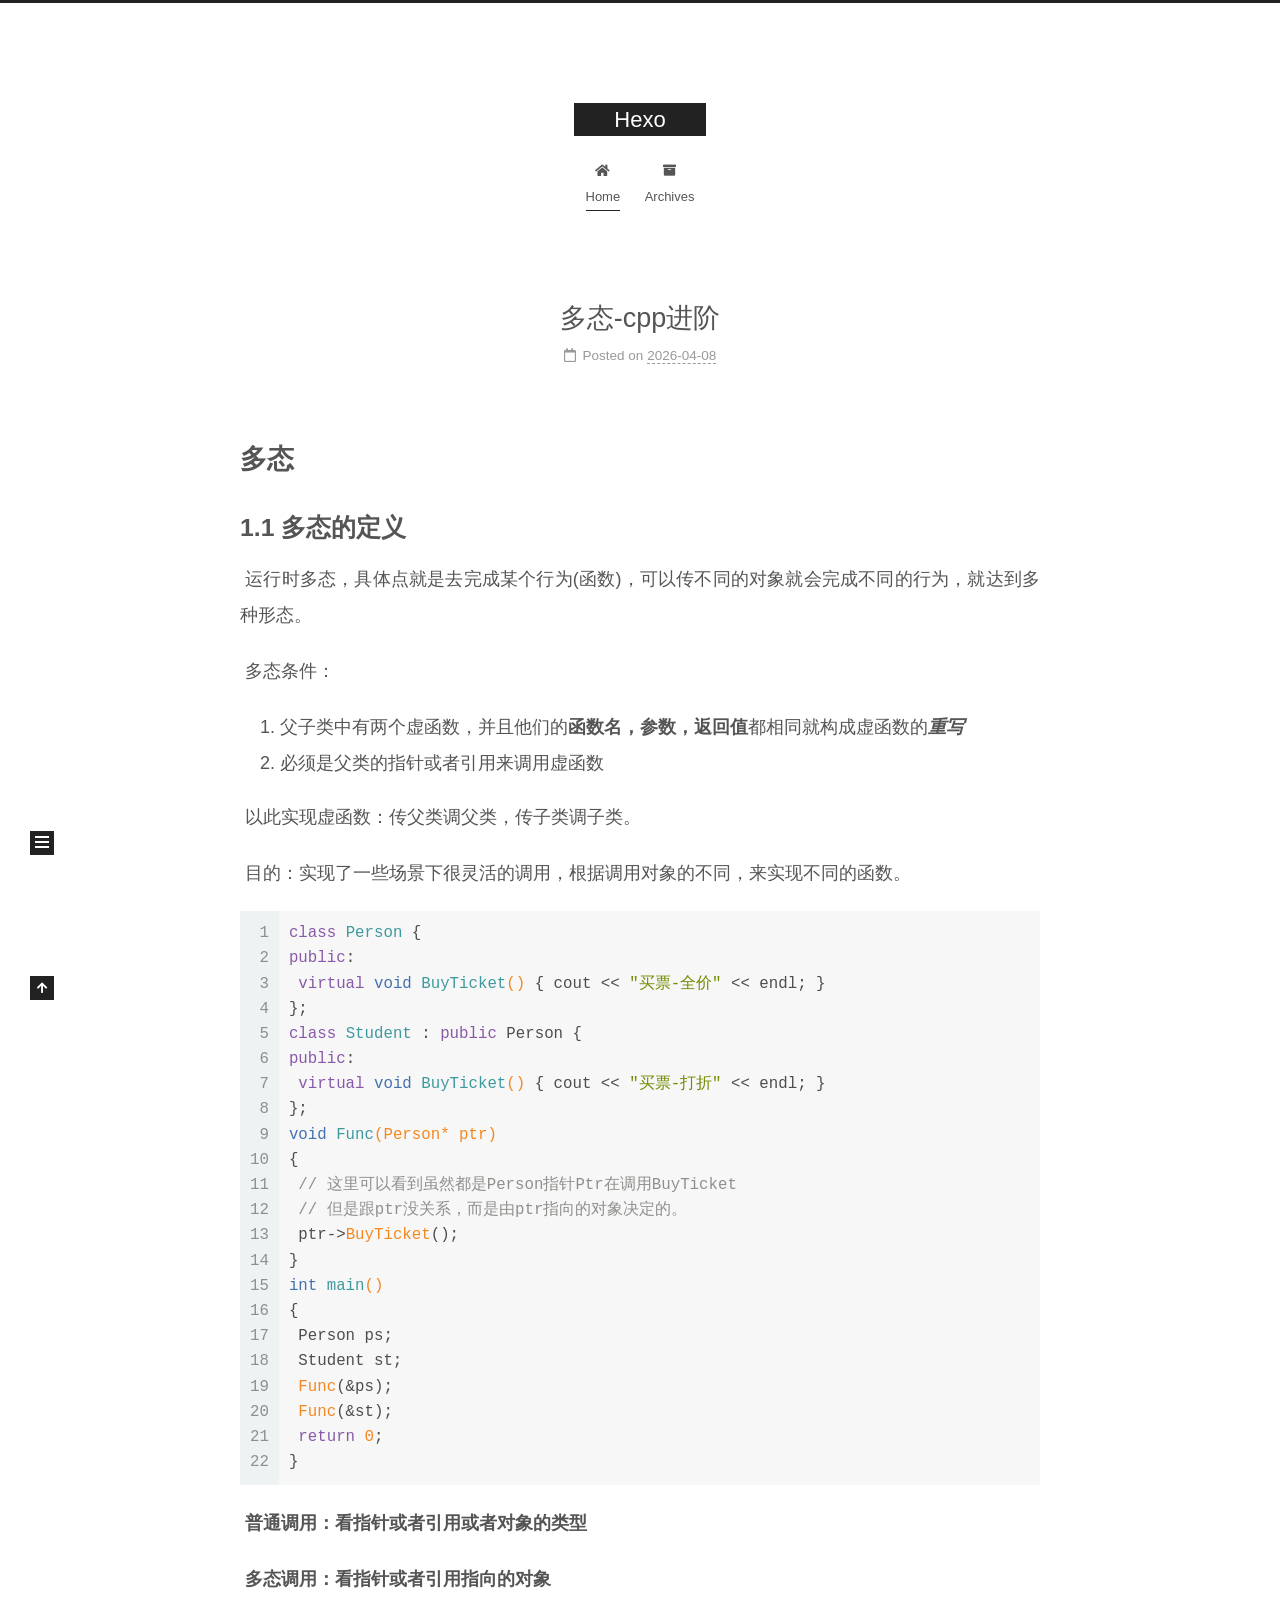
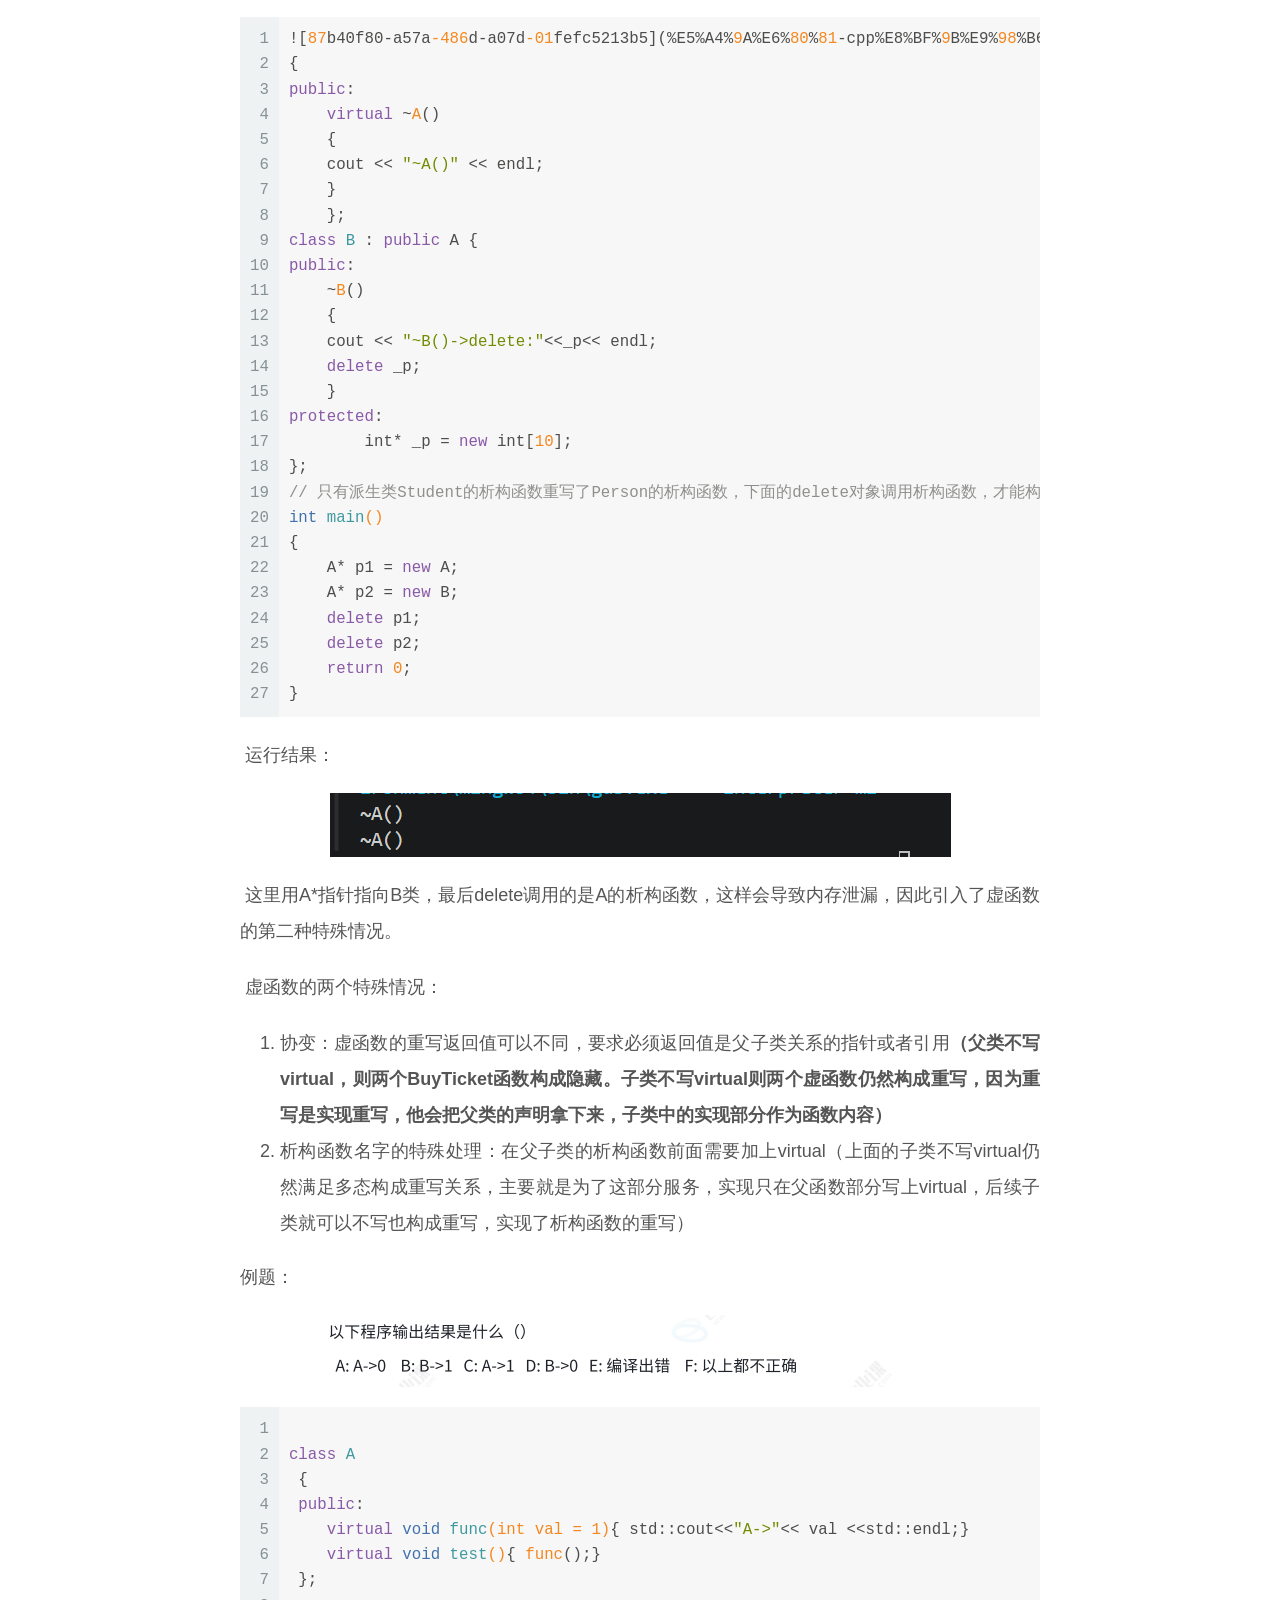
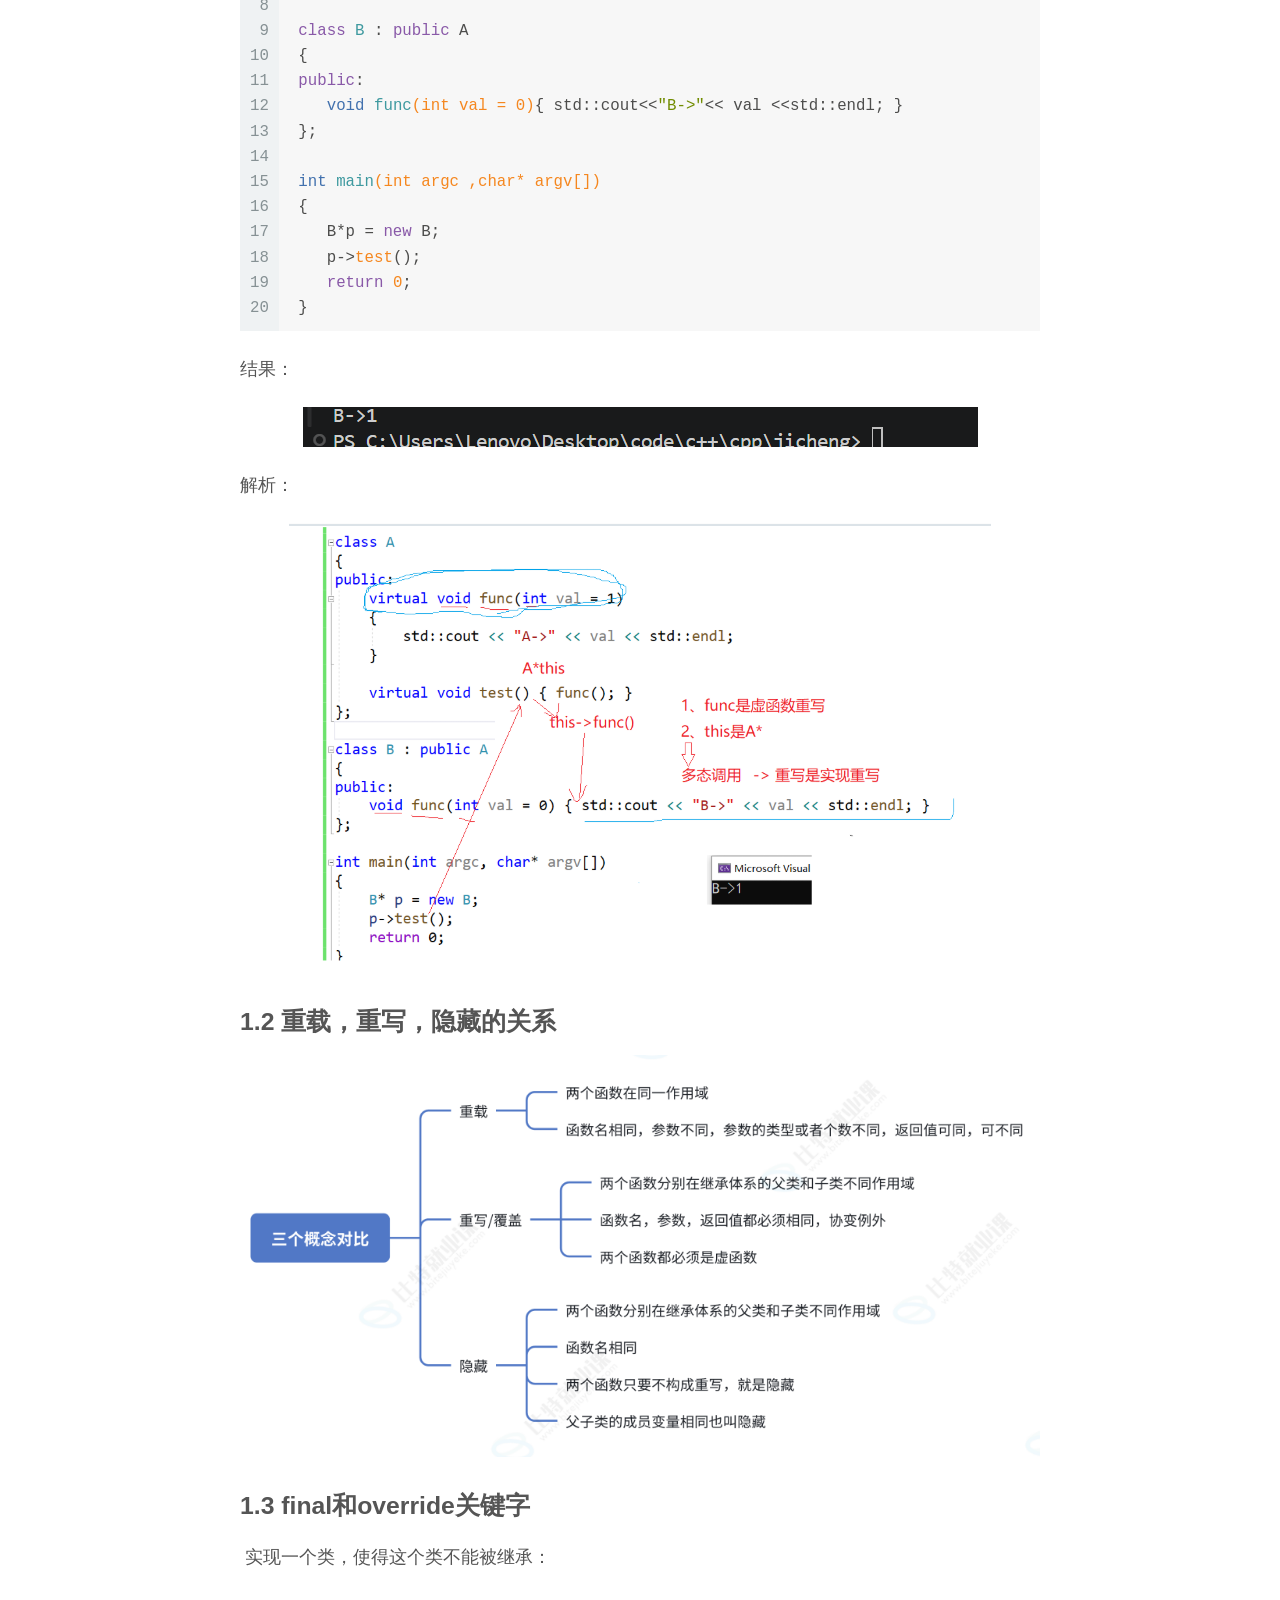
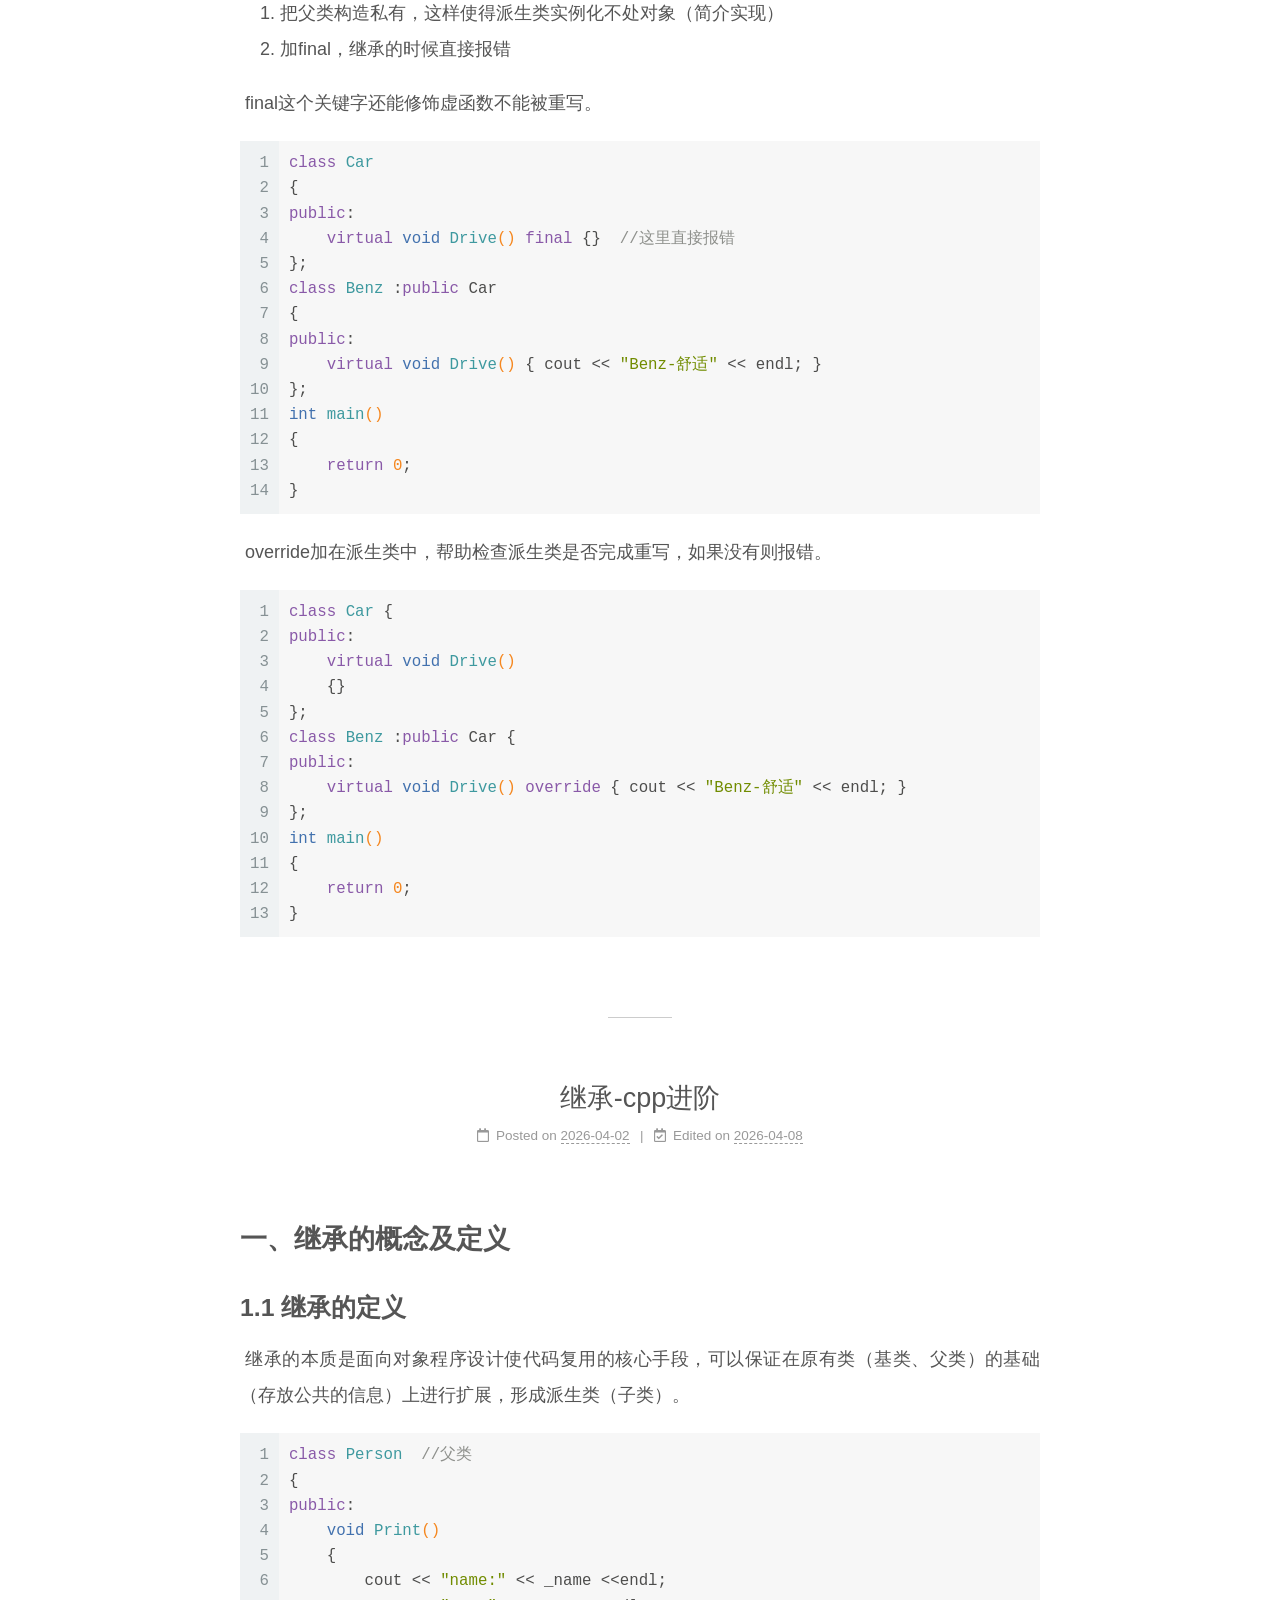
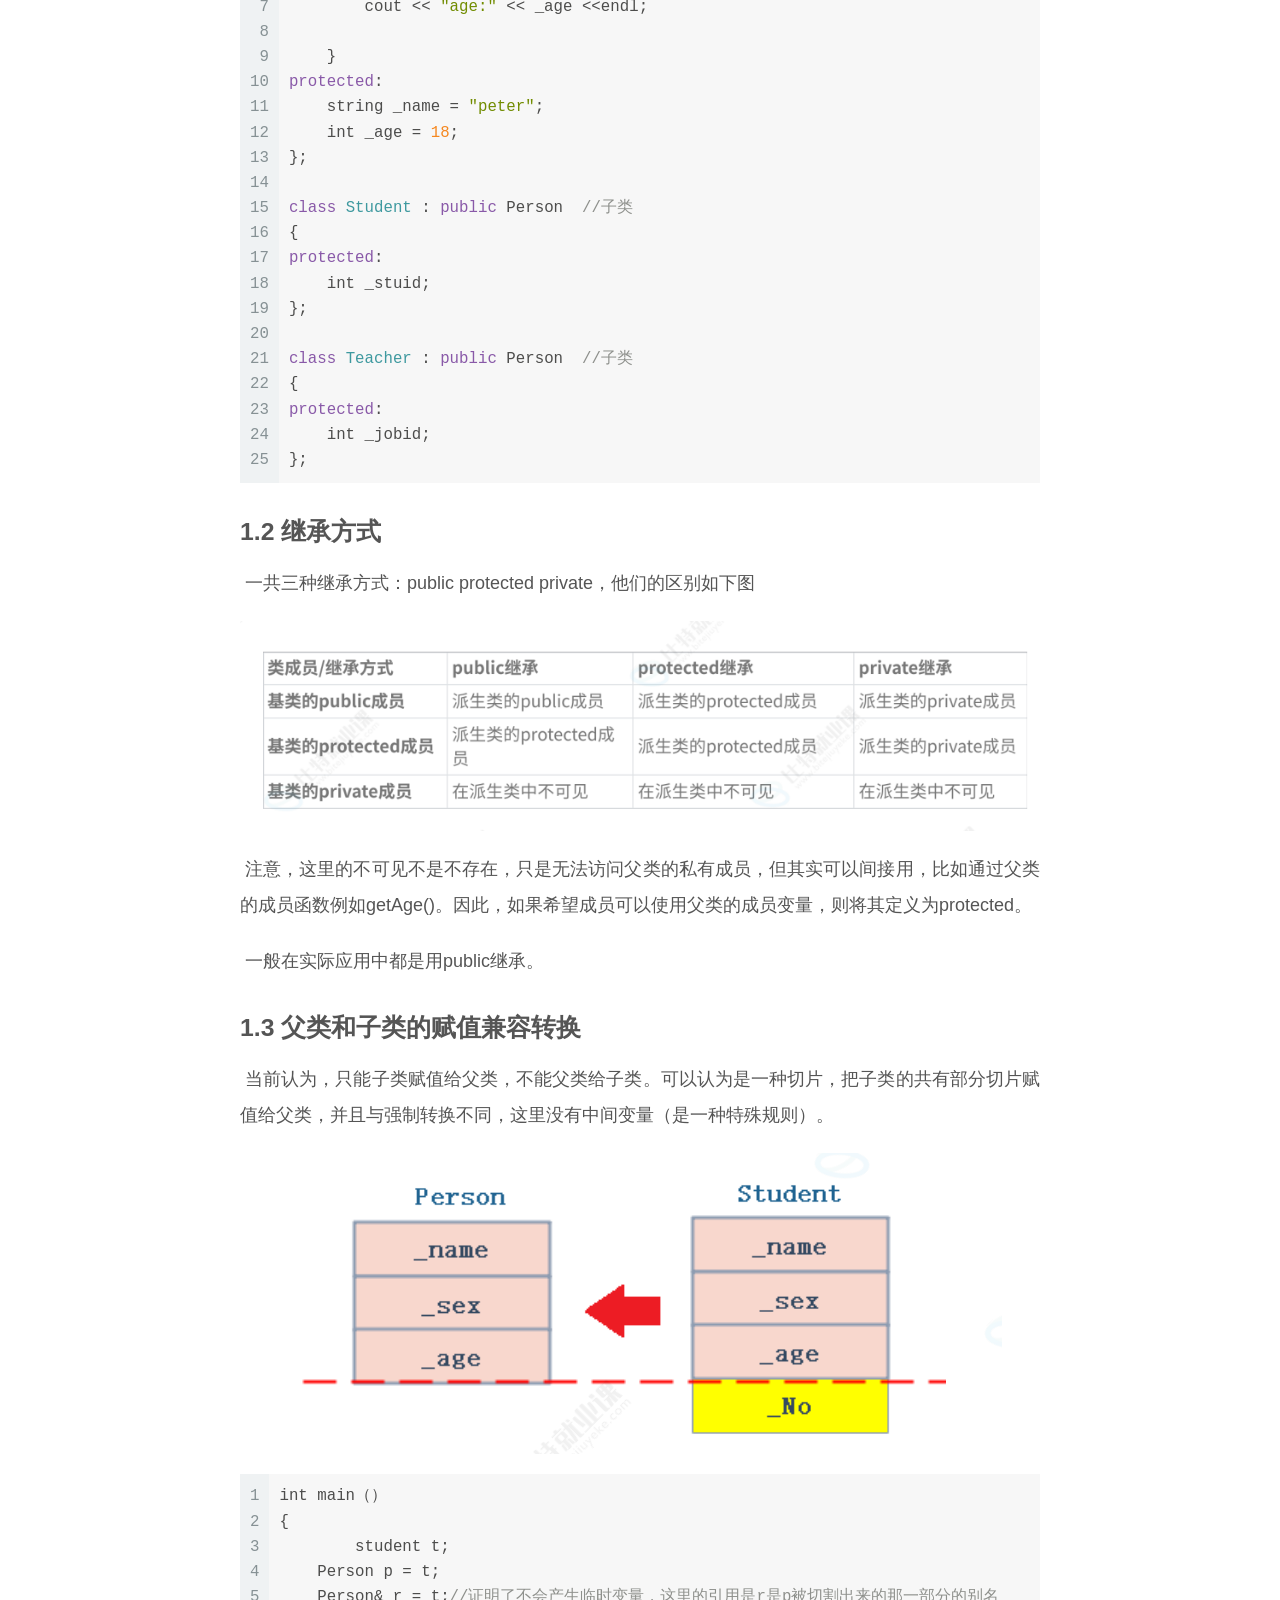
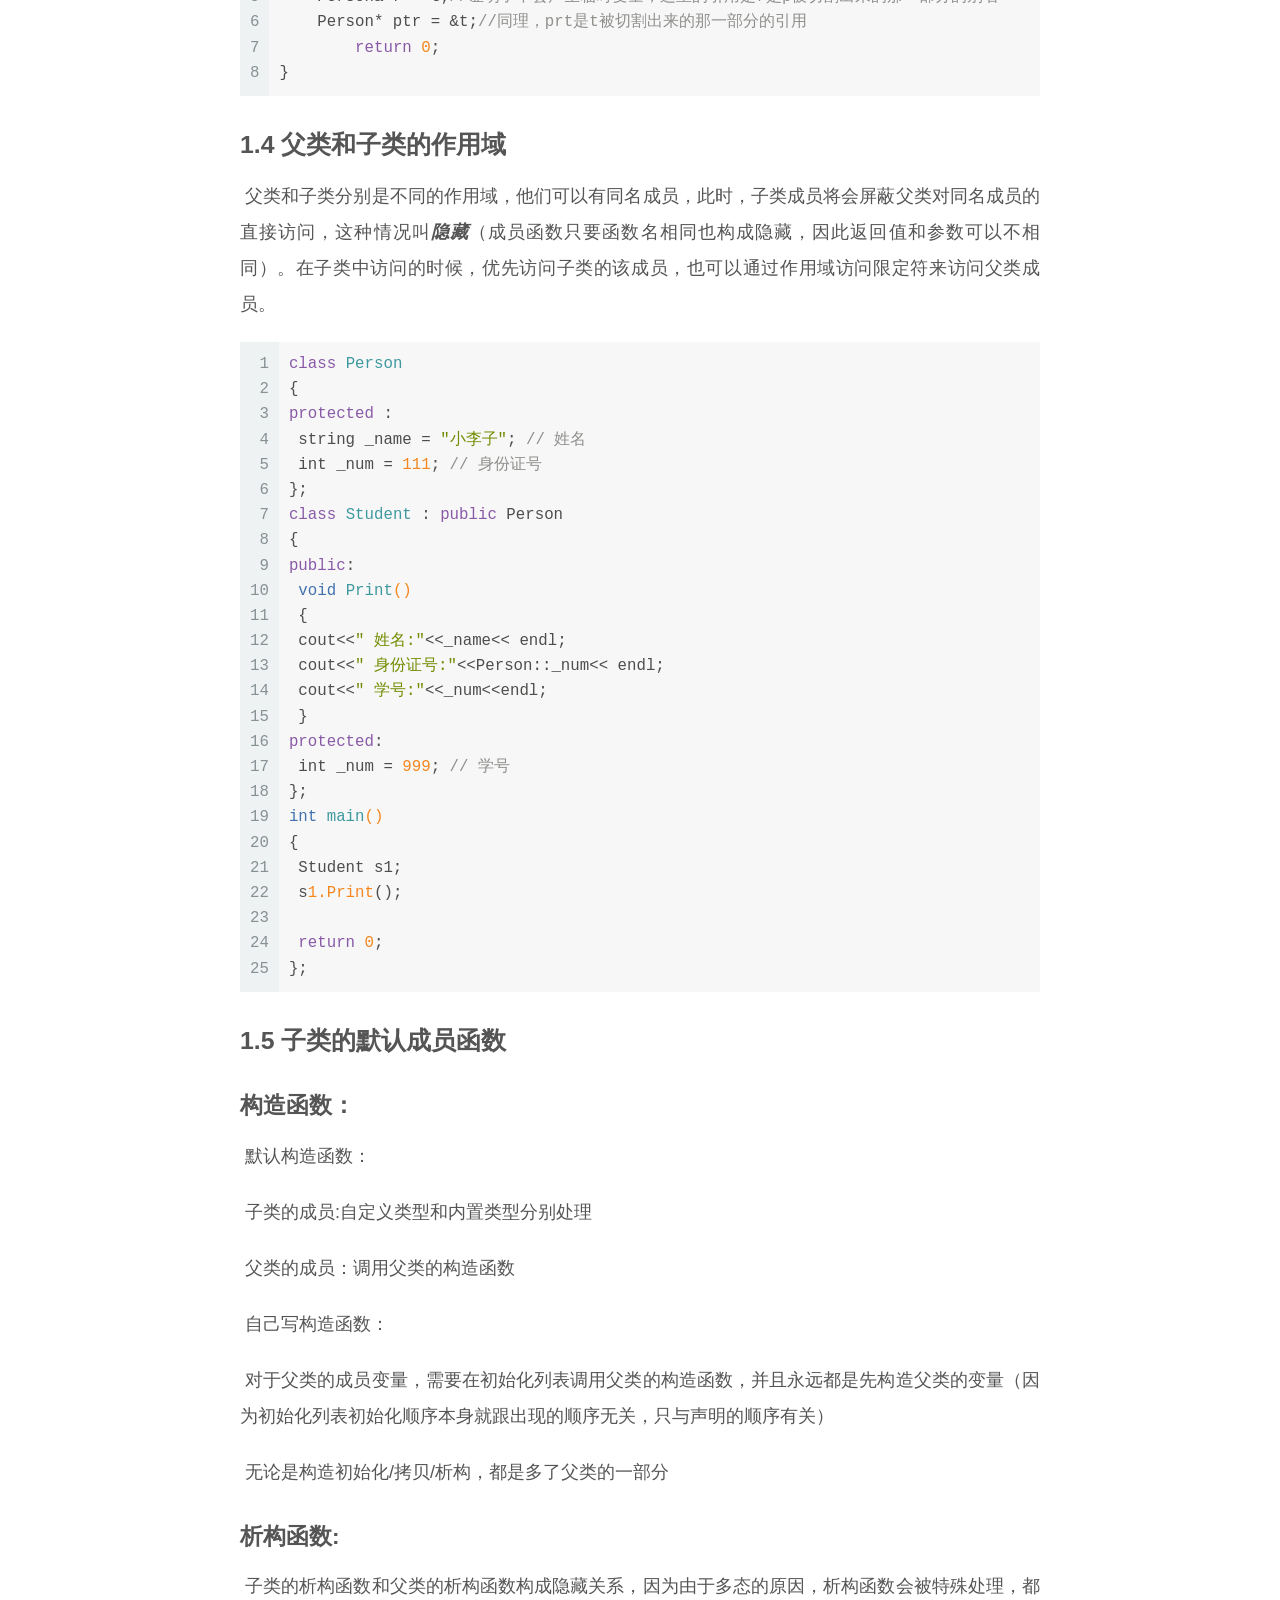
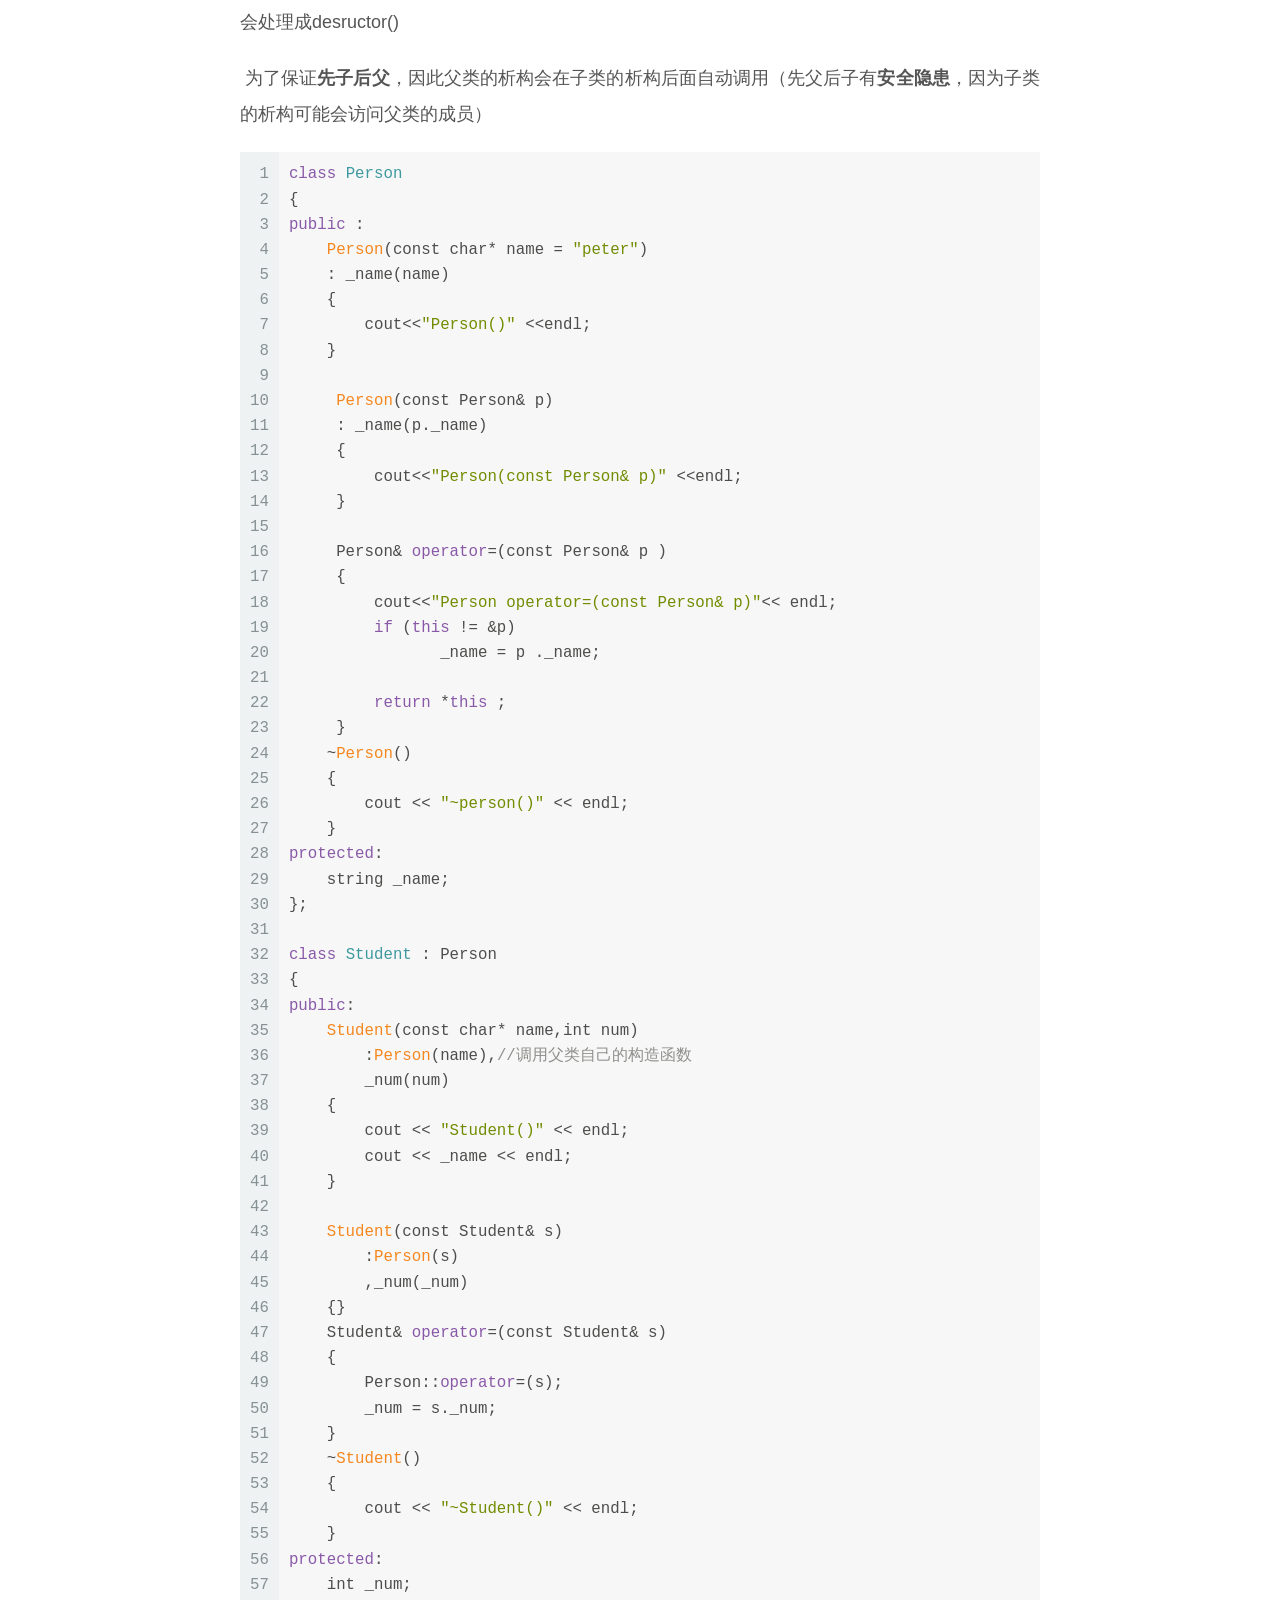
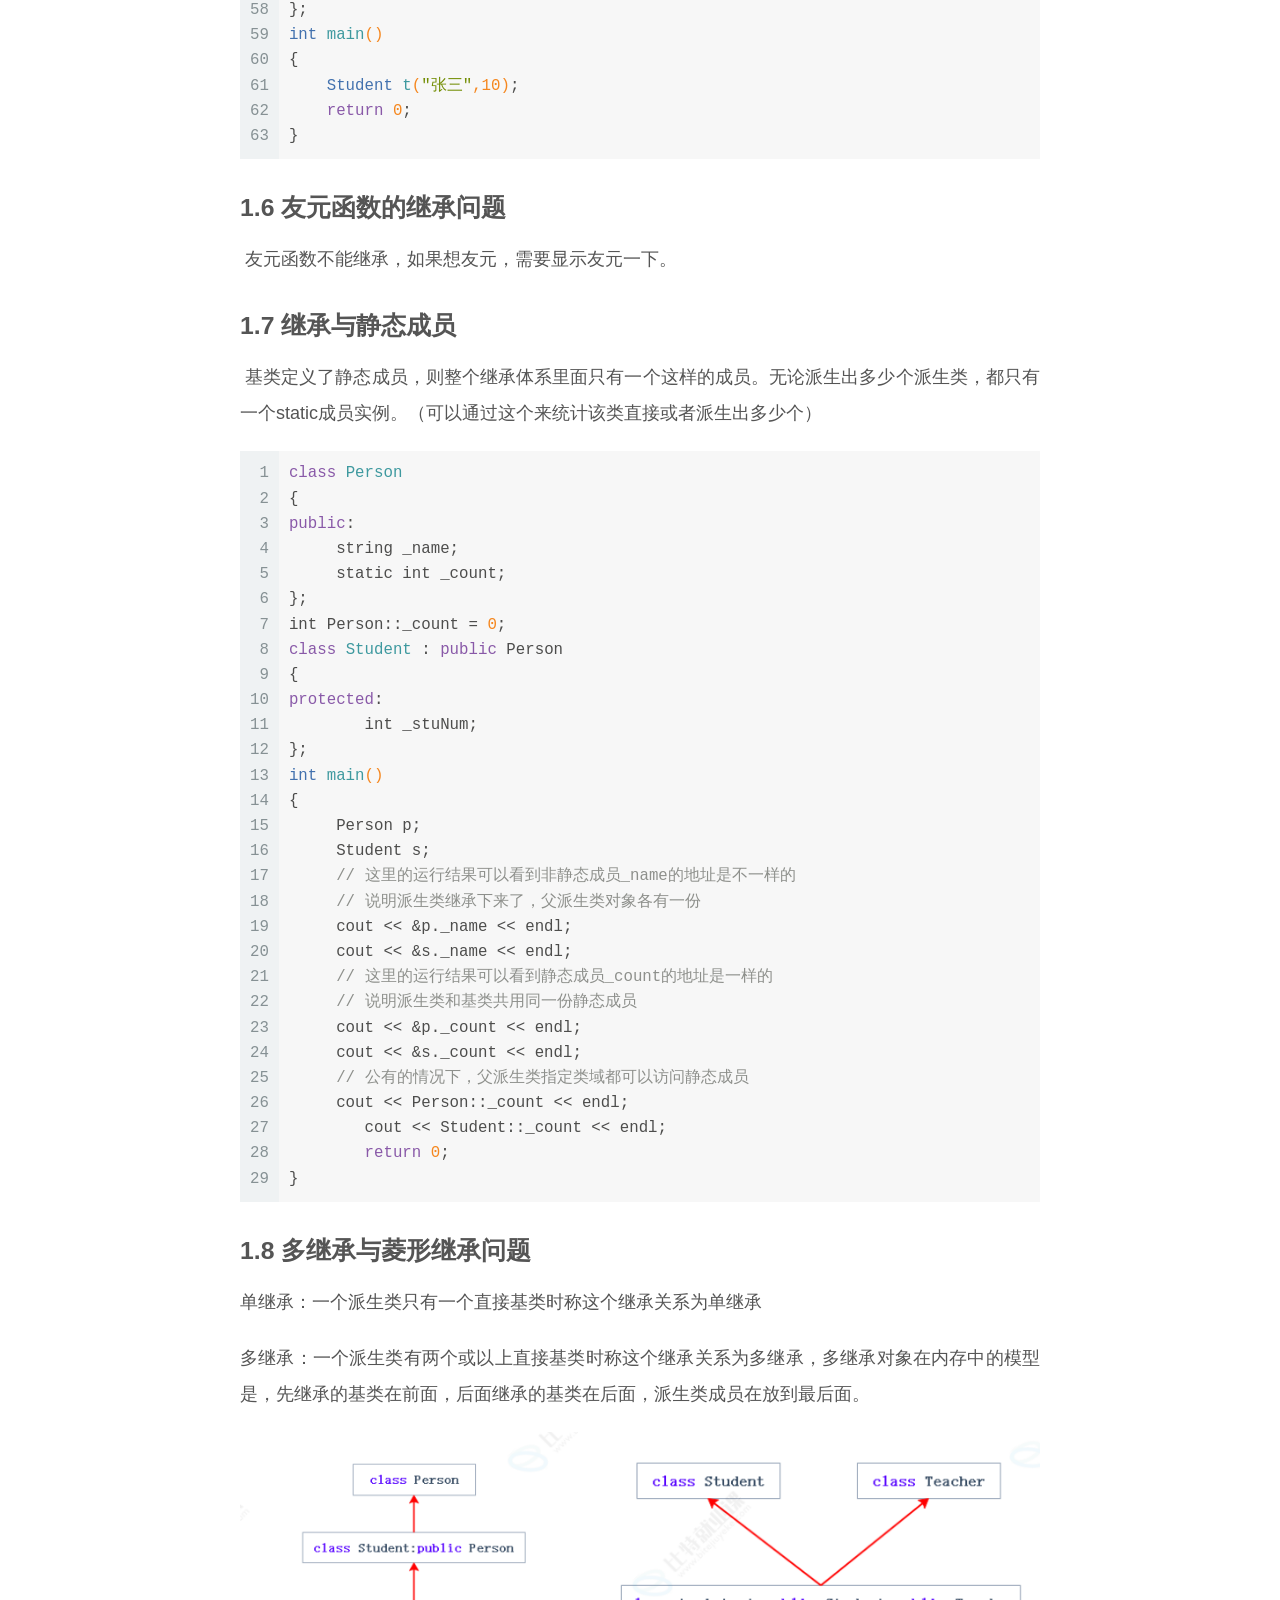
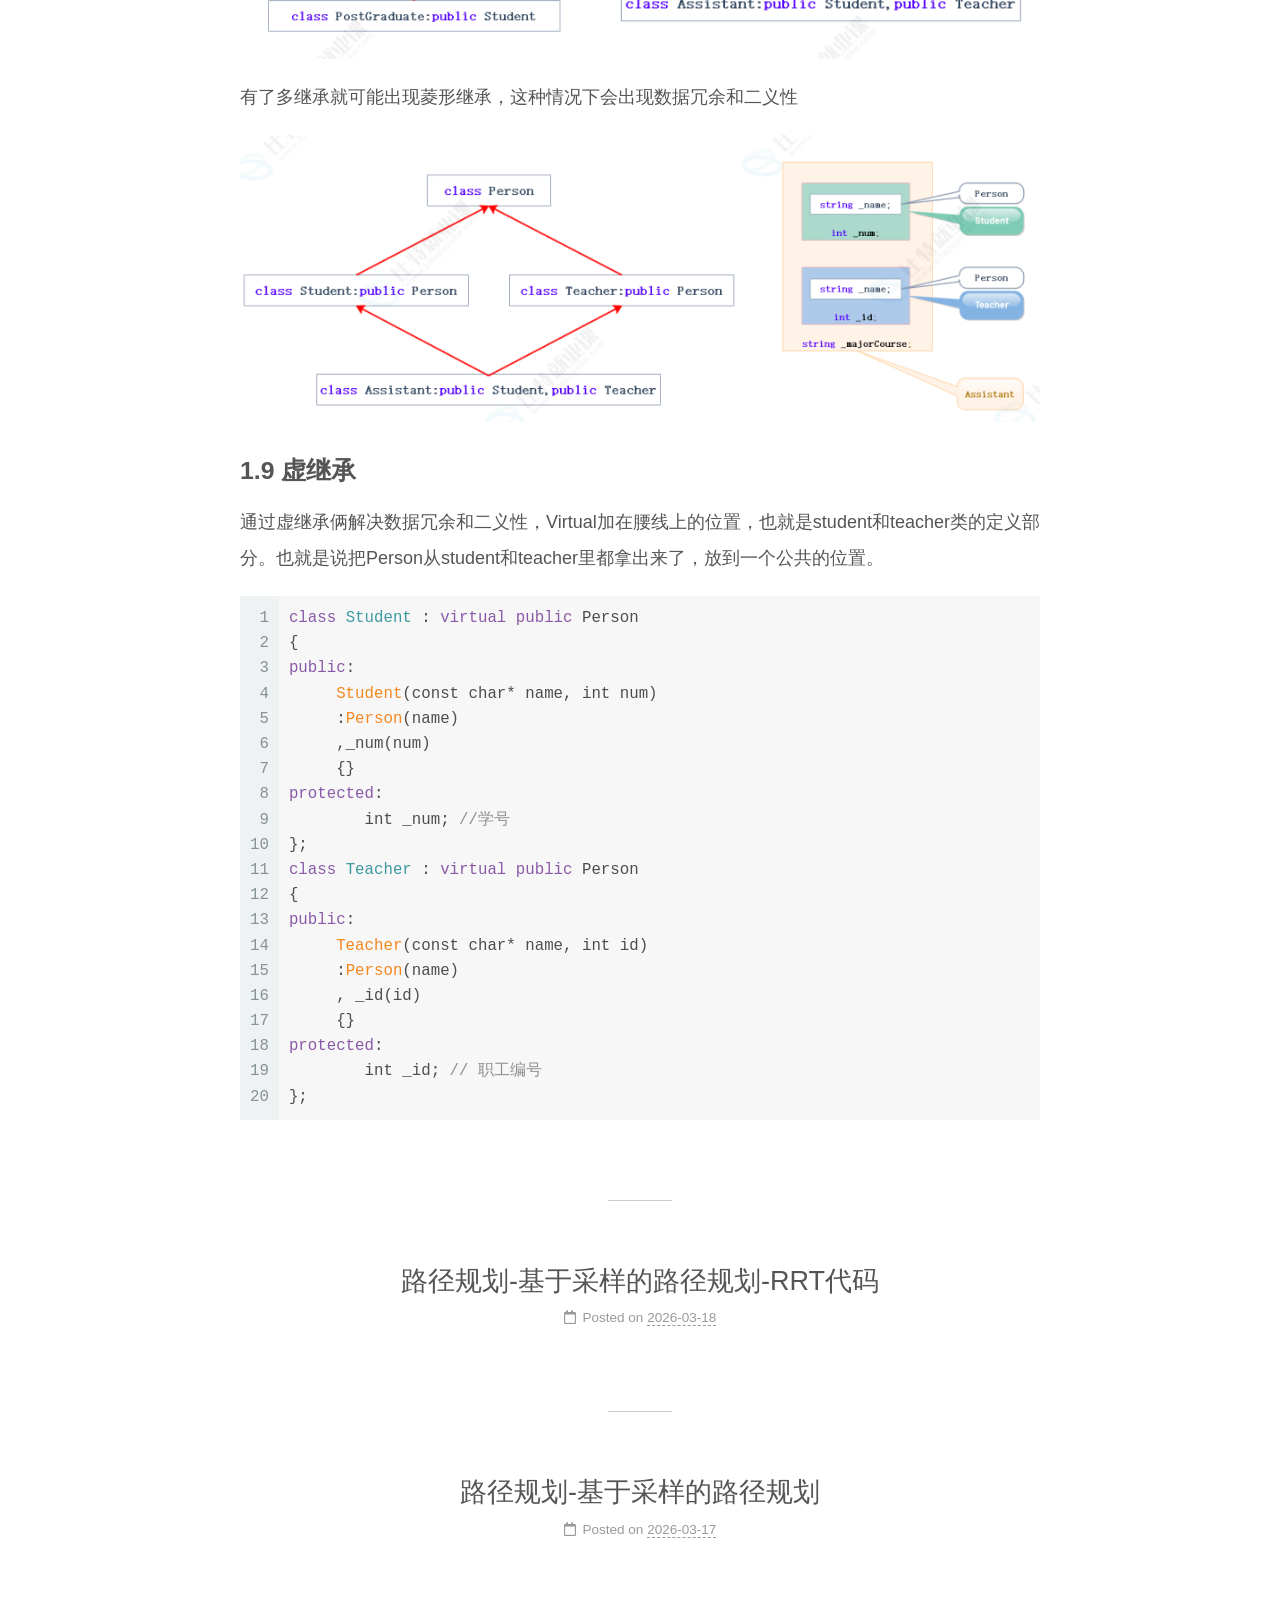
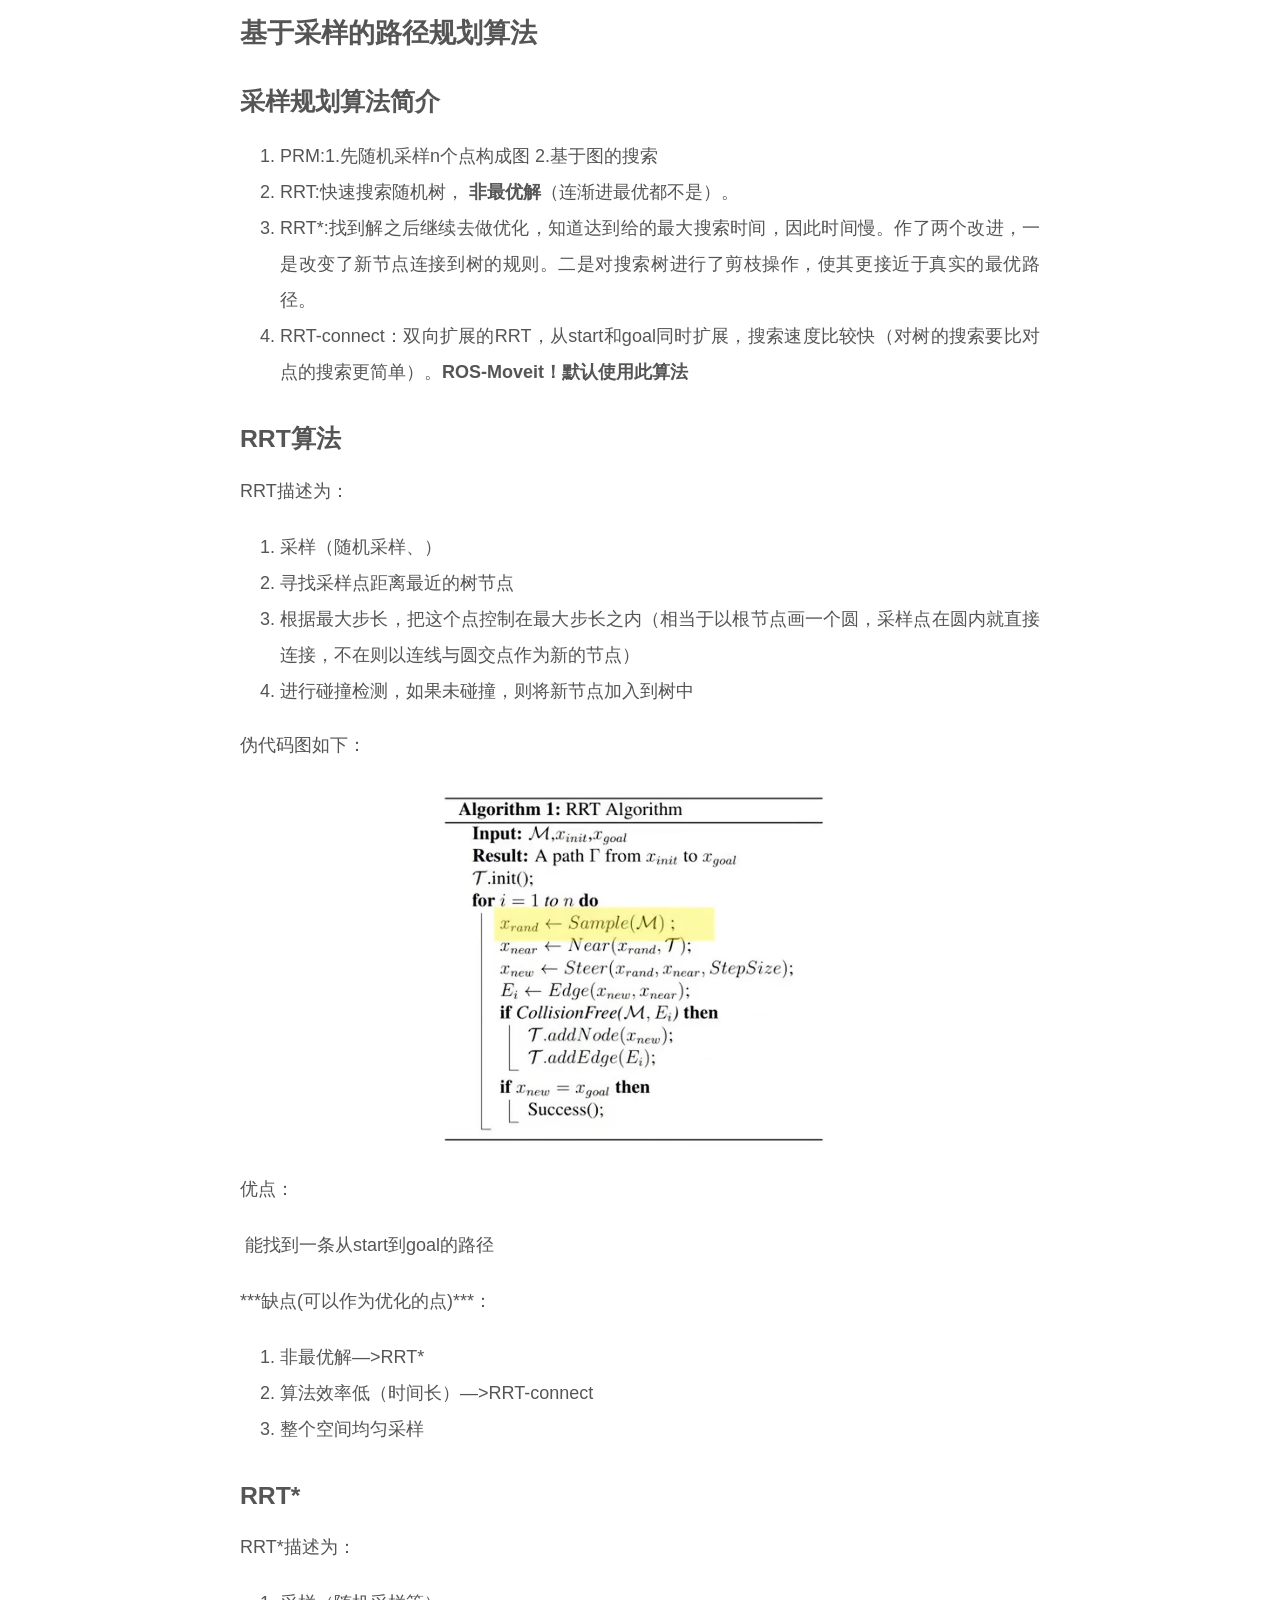
<file: index.html>
<!DOCTYPE html>
<html lang="en">
<head>
  <meta charset="UTF-8">
<meta name="viewport" content="width=device-width, initial-scale=1, maximum-scale=2">
<meta name="theme-color" content="#222">
<meta name="generator" content="Hexo 7.3.0">
  <link rel="apple-touch-icon" sizes="180x180" href="/images/apple-touch-icon-next.png">
  <link rel="icon" type="image/png" sizes="32x32" href="/images/favicon-32x32-next.png">
  <link rel="icon" type="image/png" sizes="16x16" href="/images/favicon-16x16-next.png">
  <link rel="mask-icon" href="/images/logo.svg" color="#222">

<link rel="stylesheet" href="/css/main.css">


<link rel="stylesheet" href="/lib/font-awesome/css/all.min.css">

<script id="hexo-configurations">
    var NexT = window.NexT || {};
    var CONFIG = {"hostname":"example.com","root":"/","scheme":"Muse","version":"7.8.0","exturl":false,"sidebar":{"position":"left","display":"post","padding":18,"offset":12,"onmobile":false},"copycode":{"enable":false,"show_result":false,"style":null},"back2top":{"enable":true,"sidebar":false,"scrollpercent":false},"bookmark":{"enable":false,"color":"#222","save":"auto"},"fancybox":false,"mediumzoom":false,"lazyload":false,"pangu":false,"comments":{"style":"tabs","active":null,"storage":true,"lazyload":false,"nav":null},"algolia":{"hits":{"per_page":10},"labels":{"input_placeholder":"Search for Posts","hits_empty":"We didn't find any results for the search: ${query}","hits_stats":"${hits} results found in ${time} ms"}},"localsearch":{"enable":false,"trigger":"auto","top_n_per_article":1,"unescape":false,"preload":false},"motion":{"enable":true,"async":false,"transition":{"post_block":"fadeIn","post_header":"slideDownIn","post_body":"slideDownIn","coll_header":"slideLeftIn","sidebar":"slideUpIn"}}};
  </script>

  <meta property="og:type" content="website">
<meta property="og:title" content="Hexo">
<meta property="og:url" content="http://example.com/index.html">
<meta property="og:site_name" content="Hexo">
<meta property="og:locale" content="en_US">
<meta property="article:author" content="John Doe">
<meta name="twitter:card" content="summary">

<link rel="canonical" href="http://example.com/">


<script id="page-configurations">
  // https://hexo.io/docs/variables.html
  CONFIG.page = {
    sidebar: "",
    isHome : true,
    isPost : false,
    lang   : 'en'
  };
</script>

  <title>Hexo</title>
  






  <noscript>
  <style>
  .use-motion .brand,
  .use-motion .menu-item,
  .sidebar-inner,
  .use-motion .post-block,
  .use-motion .pagination,
  .use-motion .comments,
  .use-motion .post-header,
  .use-motion .post-body,
  .use-motion .collection-header { opacity: initial; }

  .use-motion .site-title,
  .use-motion .site-subtitle {
    opacity: initial;
    top: initial;
  }

  .use-motion .logo-line-before i { left: initial; }
  .use-motion .logo-line-after i { right: initial; }
  </style>
</noscript>

</head>

<body itemscope itemtype="http://schema.org/WebPage">
  <div class="container use-motion">
    <div class="headband"></div>

    <header class="header" itemscope itemtype="http://schema.org/WPHeader">
      <div class="header-inner"><div class="site-brand-container">
  <div class="site-nav-toggle">
    <div class="toggle" aria-label="Toggle navigation bar">
      <span class="toggle-line toggle-line-first"></span>
      <span class="toggle-line toggle-line-middle"></span>
      <span class="toggle-line toggle-line-last"></span>
    </div>
  </div>

  <div class="site-meta">

    <a href="/" class="brand" rel="start">
      <span class="logo-line-before"><i></i></span>
      <h1 class="site-title">Hexo</h1>
      <span class="logo-line-after"><i></i></span>
    </a>
  </div>

  <div class="site-nav-right">
    <div class="toggle popup-trigger">
    </div>
  </div>
</div>




<nav class="site-nav">
  <ul id="menu" class="main-menu menu">
        <li class="menu-item menu-item-home">

    <a href="/" rel="section"><i class="fa fa-home fa-fw"></i>Home</a>

  </li>
        <li class="menu-item menu-item-archives">

    <a href="/archives/" rel="section"><i class="fa fa-archive fa-fw"></i>Archives</a>

  </li>
  </ul>
</nav>




</div>
    </header>

    
  <div class="back-to-top">
    <i class="fa fa-arrow-up"></i>
    <span>0%</span>
  </div>


    <main class="main">
      <div class="main-inner">
        <div class="content-wrap">
          

          <div class="content index posts-expand">
            
      
  
  
  <article itemscope itemtype="http://schema.org/Article" class="post-block" lang="en">
    <link itemprop="mainEntityOfPage" href="http://example.com/2026/04/08/%E5%A4%9A%E6%80%81-cpp%E8%BF%9B%E9%98%B6/">

    <span hidden itemprop="author" itemscope itemtype="http://schema.org/Person">
      <meta itemprop="image" content="/images/avatar.gif">
      <meta itemprop="name" content="John Doe">
      <meta itemprop="description" content="">
    </span>

    <span hidden itemprop="publisher" itemscope itemtype="http://schema.org/Organization">
      <meta itemprop="name" content="Hexo">
    </span>
      <header class="post-header">
        <h2 class="post-title" itemprop="name headline">
          
            <a href="/2026/04/08/%E5%A4%9A%E6%80%81-cpp%E8%BF%9B%E9%98%B6/" class="post-title-link" itemprop="url">多态-cpp进阶</a>
        </h2>

        <div class="post-meta">
            <span class="post-meta-item">
              <span class="post-meta-item-icon">
                <i class="far fa-calendar"></i>
              </span>
              <span class="post-meta-item-text">Posted on</span>
              

              <time title="Created: 2026-04-08 19:08:58 / Modified: 20:28:08" itemprop="dateCreated datePublished" datetime="2026-04-08T19:08:58+08:00">2026-04-08</time>
            </span>

          

        </div>
      </header>

    
    
    
    <div class="post-body" itemprop="articleBody">

      
          <h1 id="多态"><a href="#多态" class="headerlink" title="多态"></a>多态</h1><h2 id="1-1-多态的定义"><a href="#1-1-多态的定义" class="headerlink" title="1.1 多态的定义"></a>1.1 多态的定义</h2><p>​	运⾏时多态，具体点就是去完成某个⾏为(函数)，可以传不同的对象就会完成不同的⾏为，就达到多种形态。</p>
<p>​	多态条件：</p>
<ol>
<li>父子类中有两个虚函数，并且他们的<strong>函数名，参数，返回值</strong>都相同就构成虚函数的<em><strong>重写</strong></em></li>
<li>必须是父类的指针或者引用来调用虚函数</li>
</ol>
<p>​	以此实现虚函数：传父类调父类，传子类调子类。</p>
<p>​	目的：实现了一些场景下很灵活的调用，根据调用对象的不同，来实现不同的函数。</p>
<figure class="highlight c++"><table><tr><td class="gutter"><pre><span class="line">1</span><br><span class="line">2</span><br><span class="line">3</span><br><span class="line">4</span><br><span class="line">5</span><br><span class="line">6</span><br><span class="line">7</span><br><span class="line">8</span><br><span class="line">9</span><br><span class="line">10</span><br><span class="line">11</span><br><span class="line">12</span><br><span class="line">13</span><br><span class="line">14</span><br><span class="line">15</span><br><span class="line">16</span><br><span class="line">17</span><br><span class="line">18</span><br><span class="line">19</span><br><span class="line">20</span><br><span class="line">21</span><br><span class="line">22</span><br></pre></td><td class="code"><pre><span class="line"><span class="keyword">class</span> <span class="title class_">Person</span> &#123;</span><br><span class="line"><span class="keyword">public</span>:</span><br><span class="line"> <span class="function"><span class="keyword">virtual</span> <span class="type">void</span> <span class="title">BuyTicket</span><span class="params">()</span> </span>&#123; cout &lt;&lt; <span class="string">&quot;买票-全价&quot;</span> &lt;&lt; endl; &#125;</span><br><span class="line">&#125;;</span><br><span class="line"><span class="keyword">class</span> <span class="title class_">Student</span> : <span class="keyword">public</span> Person &#123;</span><br><span class="line"><span class="keyword">public</span>:</span><br><span class="line"> <span class="function"><span class="keyword">virtual</span> <span class="type">void</span> <span class="title">BuyTicket</span><span class="params">()</span> </span>&#123; cout &lt;&lt; <span class="string">&quot;买票-打折&quot;</span> &lt;&lt; endl; &#125;</span><br><span class="line">&#125;;</span><br><span class="line"><span class="function"><span class="type">void</span> <span class="title">Func</span><span class="params">(Person* ptr)</span></span></span><br><span class="line"><span class="function"></span>&#123;</span><br><span class="line"> <span class="comment">// 这⾥可以看到虽然都是Person指针Ptr在调⽤BuyTicket </span></span><br><span class="line"> <span class="comment">// 但是跟ptr没关系，⽽是由ptr指向的对象决定的。 </span></span><br><span class="line"> ptr-&gt;<span class="built_in">BuyTicket</span>();</span><br><span class="line">&#125;</span><br><span class="line"><span class="function"><span class="type">int</span> <span class="title">main</span><span class="params">()</span></span></span><br><span class="line"><span class="function"></span>&#123;</span><br><span class="line"> Person ps;</span><br><span class="line"> Student st;</span><br><span class="line"> <span class="built_in">Func</span>(&amp;ps);</span><br><span class="line"> <span class="built_in">Func</span>(&amp;st);</span><br><span class="line"> <span class="keyword">return</span> <span class="number">0</span>;</span><br><span class="line">&#125;</span><br></pre></td></tr></table></figure>

<p>​	<strong>普通调用：看指针或者引用或者对象的类型</strong></p>
<p>​	<strong>多态调用：看指针或者引用指向的对象</strong></p>
<figure class="highlight c++"><table><tr><td class="gutter"><pre><span class="line">1</span><br><span class="line">2</span><br><span class="line">3</span><br><span class="line">4</span><br><span class="line">5</span><br><span class="line">6</span><br><span class="line">7</span><br><span class="line">8</span><br><span class="line">9</span><br><span class="line">10</span><br><span class="line">11</span><br><span class="line">12</span><br><span class="line">13</span><br><span class="line">14</span><br><span class="line">15</span><br><span class="line">16</span><br><span class="line">17</span><br><span class="line">18</span><br><span class="line">19</span><br><span class="line">20</span><br><span class="line">21</span><br><span class="line">22</span><br><span class="line">23</span><br><span class="line">24</span><br><span class="line">25</span><br><span class="line">26</span><br><span class="line">27</span><br></pre></td><td class="code"><pre><span class="line">![<span class="number">87</span>b40f80-a57a<span class="number">-486</span>d-a07d<span class="number">-01</span>fefc5213b5](%E5%A4%<span class="number">9</span>A%E6%<span class="number">80</span>%<span class="number">81</span>-cpp%E8%BF%<span class="number">9</span>B%E9%<span class="number">98</span>%B6/<span class="number">87</span>b40f80-a57a<span class="number">-486</span>d-a07d<span class="number">-01</span>fefc5213b<span class="number">5.</span>png)<span class="keyword">class</span> <span class="title class_">A</span></span><br><span class="line">&#123;</span><br><span class="line"><span class="keyword">public</span>:</span><br><span class="line">    <span class="keyword">virtual</span> ~<span class="built_in">A</span>()</span><br><span class="line">    &#123;</span><br><span class="line">    cout &lt;&lt; <span class="string">&quot;~A()&quot;</span> &lt;&lt; endl;</span><br><span class="line">    &#125;</span><br><span class="line">    &#125;;</span><br><span class="line"><span class="keyword">class</span> <span class="title class_">B</span> : <span class="keyword">public</span> A &#123;</span><br><span class="line"><span class="keyword">public</span>:</span><br><span class="line">    ~<span class="built_in">B</span>()</span><br><span class="line">    &#123; </span><br><span class="line">    cout &lt;&lt; <span class="string">&quot;~B()-&gt;delete:&quot;</span>&lt;&lt;_p&lt;&lt; endl;</span><br><span class="line">    <span class="keyword">delete</span> _p;</span><br><span class="line">    &#125;</span><br><span class="line"><span class="keyword">protected</span>:</span><br><span class="line">	<span class="type">int</span>* _p = <span class="keyword">new</span> <span class="type">int</span>[<span class="number">10</span>];</span><br><span class="line">&#125;;</span><br><span class="line"><span class="comment">// 只有派⽣类Student的析构函数重写了Person的析构函数，下⾯的delete对象调⽤析构函数，才能构成多态，才能保证p1和p2指向的对象正确的调⽤析构函数。 </span></span><br><span class="line"><span class="function"><span class="type">int</span> <span class="title">main</span><span class="params">()</span></span></span><br><span class="line"><span class="function"></span>&#123;</span><br><span class="line">    A* p1 = <span class="keyword">new</span> A;</span><br><span class="line">    A* p2 = <span class="keyword">new</span> B;</span><br><span class="line">    <span class="keyword">delete</span> p1;</span><br><span class="line">    <span class="keyword">delete</span> p2;</span><br><span class="line">    <span class="keyword">return</span> <span class="number">0</span>;</span><br><span class="line">&#125;</span><br></pre></td></tr></table></figure>

<p>​	运行结果：</p>
<p><img src="/../imgs/%E5%A4%9A%E6%80%81-cpp%E8%BF%9B%E9%98%B6/c88231a5-4155-48e3-988b-2e91e02570da.png" alt="图片"></p>
<p>​	这里用A*指针指向B类，最后delete调用的是A的析构函数，这样会导致内存泄漏，因此引入了虚函数的第二种特殊情况。</p>
<p>​	虚函数的两个特殊情况：</p>
<ol>
<li>协变：虚函数的重写返回值可以不同，要求必须返回值是父子类关系的指针或者引用<strong>（父类不写virtual，则两个BuyTicket函数构成隐藏。子类不写virtual则两个虚函数仍然构成重写，因为重写是实现重写，他会把父类的声明拿下来，子类中的实现部分作为函数内容）</strong></li>
<li>析构函数名字的特殊处理：在父子类的析构函数前面需要加上virtual（上面的子类不写virtual仍然满足多态构成重写关系，主要就是为了这部分服务，实现只在父函数部分写上virtual，后续子类就可以不写也构成重写，实现了析构函数的重写）</li>
</ol>
<p>例题：</p>
<p><img src="/../imgs/%E5%A4%9A%E6%80%81-cpp%E8%BF%9B%E9%98%B6/dd3b1df8-e1e3-4639-8f41-6d937428985e.png" alt="图片"></p>
<figure class="highlight c++"><table><tr><td class="gutter"><pre><span class="line">1</span><br><span class="line">2</span><br><span class="line">3</span><br><span class="line">4</span><br><span class="line">5</span><br><span class="line">6</span><br><span class="line">7</span><br><span class="line">8</span><br><span class="line">9</span><br><span class="line">10</span><br><span class="line">11</span><br><span class="line">12</span><br><span class="line">13</span><br><span class="line">14</span><br><span class="line">15</span><br><span class="line">16</span><br><span class="line">17</span><br><span class="line">18</span><br><span class="line">19</span><br><span class="line">20</span><br></pre></td><td class="code"><pre><span class="line"></span><br><span class="line"><span class="keyword">class</span> <span class="title class_">A</span></span><br><span class="line"> &#123;</span><br><span class="line"> <span class="keyword">public</span>:</span><br><span class="line">    <span class="function"><span class="keyword">virtual</span> <span class="type">void</span> <span class="title">func</span><span class="params">(<span class="type">int</span> val = <span class="number">1</span>)</span></span>&#123; std::cout&lt;&lt;<span class="string">&quot;A-&gt;&quot;</span>&lt;&lt; val &lt;&lt;std::endl;&#125;</span><br><span class="line">    <span class="function"><span class="keyword">virtual</span> <span class="type">void</span> <span class="title">test</span><span class="params">()</span></span>&#123; <span class="built_in">func</span>();&#125;</span><br><span class="line"> &#125;;</span><br><span class="line"> </span><br><span class="line"> <span class="keyword">class</span> <span class="title class_">B</span> : <span class="keyword">public</span> A</span><br><span class="line"> &#123;</span><br><span class="line"> <span class="keyword">public</span>:</span><br><span class="line">    <span class="function"><span class="type">void</span> <span class="title">func</span><span class="params">(<span class="type">int</span> val = <span class="number">0</span>)</span></span>&#123; std::cout&lt;&lt;<span class="string">&quot;B-&gt;&quot;</span>&lt;&lt; val &lt;&lt;std::endl; &#125;</span><br><span class="line"> &#125;;</span><br><span class="line"> </span><br><span class="line"> <span class="function"><span class="type">int</span> <span class="title">main</span><span class="params">(<span class="type">int</span> argc ,<span class="type">char</span>* argv[])</span></span></span><br><span class="line"><span class="function"> </span>&#123;</span><br><span class="line">    B*p = <span class="keyword">new</span> B;</span><br><span class="line">    p-&gt;<span class="built_in">test</span>();</span><br><span class="line">    <span class="keyword">return</span> <span class="number">0</span>;</span><br><span class="line"> &#125;</span><br></pre></td></tr></table></figure>

<p>结果：</p>
<p><img src="/../imgs/%E5%A4%9A%E6%80%81-cpp%E8%BF%9B%E9%98%B6/0825c84b-0e04-4743-a5cf-6406bf130c1b.png" alt="图片"></p>
<p>解析：</p>
<p><img src="/../imgs/%E5%A4%9A%E6%80%81-cpp%E8%BF%9B%E9%98%B6/b7bd889a-d284-4940-9d60-9a003dd6e8a5.png" alt="图片"></p>
<h2 id="1-2-重载，重写，隐藏的关系"><a href="#1-2-重载，重写，隐藏的关系" class="headerlink" title="1.2 重载，重写，隐藏的关系"></a>1.2 重载，重写，隐藏的关系</h2><p><img src="/../imgs/%E5%A4%9A%E6%80%81-cpp%E8%BF%9B%E9%98%B6/87b40f80-a57a-486d-a07d-01fefc5213b5.png" alt="图片"></p>
<h2 id="1-3-final和override关键字"><a href="#1-3-final和override关键字" class="headerlink" title="1.3 final和override关键字"></a>1.3 final和override关键字</h2><p>​	实现一个类，使得这个类不能被继承：</p>
<ol>
<li>把父类构造私有，这样使得派生类实例化不处对象（简介实现）</li>
<li>加final，继承的时候直接报错</li>
</ol>
<p>​	final这个关键字还能修饰虚函数不能被重写。</p>
<figure class="highlight c++"><table><tr><td class="gutter"><pre><span class="line">1</span><br><span class="line">2</span><br><span class="line">3</span><br><span class="line">4</span><br><span class="line">5</span><br><span class="line">6</span><br><span class="line">7</span><br><span class="line">8</span><br><span class="line">9</span><br><span class="line">10</span><br><span class="line">11</span><br><span class="line">12</span><br><span class="line">13</span><br><span class="line">14</span><br></pre></td><td class="code"><pre><span class="line"><span class="keyword">class</span> <span class="title class_">Car</span></span><br><span class="line">&#123;</span><br><span class="line"><span class="keyword">public</span>:</span><br><span class="line">    <span class="function"><span class="keyword">virtual</span> <span class="type">void</span> <span class="title">Drive</span><span class="params">()</span> <span class="keyword">final</span> </span>&#123;&#125;  <span class="comment">//这里直接报错</span></span><br><span class="line">&#125;;</span><br><span class="line"><span class="keyword">class</span> <span class="title class_">Benz</span> :<span class="keyword">public</span> Car</span><br><span class="line">&#123;</span><br><span class="line"><span class="keyword">public</span>:</span><br><span class="line">    <span class="function"><span class="keyword">virtual</span> <span class="type">void</span> <span class="title">Drive</span><span class="params">()</span> </span>&#123; cout &lt;&lt; <span class="string">&quot;Benz-舒适&quot;</span> &lt;&lt; endl; &#125;</span><br><span class="line">&#125;;</span><br><span class="line"><span class="function"><span class="type">int</span> <span class="title">main</span><span class="params">()</span></span></span><br><span class="line"><span class="function"></span>&#123;</span><br><span class="line">    <span class="keyword">return</span> <span class="number">0</span>;</span><br><span class="line">&#125;</span><br></pre></td></tr></table></figure>

<p>​	override加在派生类中，帮助检查派生类是否完成重写，如果没有则报错。</p>
<figure class="highlight c++"><table><tr><td class="gutter"><pre><span class="line">1</span><br><span class="line">2</span><br><span class="line">3</span><br><span class="line">4</span><br><span class="line">5</span><br><span class="line">6</span><br><span class="line">7</span><br><span class="line">8</span><br><span class="line">9</span><br><span class="line">10</span><br><span class="line">11</span><br><span class="line">12</span><br><span class="line">13</span><br></pre></td><td class="code"><pre><span class="line"><span class="keyword">class</span> <span class="title class_">Car</span> &#123;</span><br><span class="line"><span class="keyword">public</span>:</span><br><span class="line">    <span class="function"><span class="keyword">virtual</span> <span class="type">void</span> <span class="title">Drive</span><span class="params">()</span></span></span><br><span class="line"><span class="function">    </span>&#123;&#125;</span><br><span class="line">&#125;;</span><br><span class="line"><span class="keyword">class</span> <span class="title class_">Benz</span> :<span class="keyword">public</span> Car &#123;</span><br><span class="line"><span class="keyword">public</span>:</span><br><span class="line">    <span class="function"><span class="keyword">virtual</span> <span class="type">void</span> <span class="title">Drive</span><span class="params">()</span> <span class="keyword">override</span> </span>&#123; cout &lt;&lt; <span class="string">&quot;Benz-舒适&quot;</span> &lt;&lt; endl; &#125;</span><br><span class="line">&#125;;</span><br><span class="line"><span class="function"><span class="type">int</span> <span class="title">main</span><span class="params">()</span></span></span><br><span class="line"><span class="function"></span>&#123;</span><br><span class="line">    <span class="keyword">return</span> <span class="number">0</span>;</span><br><span class="line">&#125;</span><br></pre></td></tr></table></figure>


      
    </div>

    
    
    
      <footer class="post-footer">
        <div class="post-eof"></div>
      </footer>
  </article>
  
  
  

      
  
  
  <article itemscope itemtype="http://schema.org/Article" class="post-block" lang="en">
    <link itemprop="mainEntityOfPage" href="http://example.com/2026/04/02/%E7%BB%A7%E6%89%BF-cpp%E8%BF%9B%E9%98%B6/">

    <span hidden itemprop="author" itemscope itemtype="http://schema.org/Person">
      <meta itemprop="image" content="/images/avatar.gif">
      <meta itemprop="name" content="John Doe">
      <meta itemprop="description" content="">
    </span>

    <span hidden itemprop="publisher" itemscope itemtype="http://schema.org/Organization">
      <meta itemprop="name" content="Hexo">
    </span>
      <header class="post-header">
        <h2 class="post-title" itemprop="name headline">
          
            <a href="/2026/04/02/%E7%BB%A7%E6%89%BF-cpp%E8%BF%9B%E9%98%B6/" class="post-title-link" itemprop="url">继承-cpp进阶</a>
        </h2>

        <div class="post-meta">
            <span class="post-meta-item">
              <span class="post-meta-item-icon">
                <i class="far fa-calendar"></i>
              </span>
              <span class="post-meta-item-text">Posted on</span>

              <time title="Created: 2026-04-02 19:47:12" itemprop="dateCreated datePublished" datetime="2026-04-02T19:47:12+08:00">2026-04-02</time>
            </span>
              <span class="post-meta-item">
                <span class="post-meta-item-icon">
                  <i class="far fa-calendar-check"></i>
                </span>
                <span class="post-meta-item-text">Edited on</span>
                <time title="Modified: 2026-04-08 18:54:56" itemprop="dateModified" datetime="2026-04-08T18:54:56+08:00">2026-04-08</time>
              </span>

          

        </div>
      </header>

    
    
    
    <div class="post-body" itemprop="articleBody">

      
          <h1 id="一、继承的概念及定义"><a href="#一、继承的概念及定义" class="headerlink" title="一、继承的概念及定义"></a>一、继承的概念及定义</h1><h2 id="1-1-继承的定义"><a href="#1-1-继承的定义" class="headerlink" title="1.1 继承的定义"></a>1.1 继承的定义</h2><p>​	继承的本质是面向对象程序设计使代码复用的核心手段，可以保证在原有类（基类、父类）的基础（存放公共的信息）上进行扩展，形成派生类（子类）。</p>
<figure class="highlight c++"><table><tr><td class="gutter"><pre><span class="line">1</span><br><span class="line">2</span><br><span class="line">3</span><br><span class="line">4</span><br><span class="line">5</span><br><span class="line">6</span><br><span class="line">7</span><br><span class="line">8</span><br><span class="line">9</span><br><span class="line">10</span><br><span class="line">11</span><br><span class="line">12</span><br><span class="line">13</span><br><span class="line">14</span><br><span class="line">15</span><br><span class="line">16</span><br><span class="line">17</span><br><span class="line">18</span><br><span class="line">19</span><br><span class="line">20</span><br><span class="line">21</span><br><span class="line">22</span><br><span class="line">23</span><br><span class="line">24</span><br><span class="line">25</span><br></pre></td><td class="code"><pre><span class="line"><span class="keyword">class</span> <span class="title class_">Person</span>  <span class="comment">//父类</span></span><br><span class="line">&#123;</span><br><span class="line"><span class="keyword">public</span>:</span><br><span class="line">    <span class="function"><span class="type">void</span> <span class="title">Print</span><span class="params">()</span></span></span><br><span class="line"><span class="function">    </span>&#123;</span><br><span class="line">        cout &lt;&lt; <span class="string">&quot;name:&quot;</span> &lt;&lt; _name &lt;&lt;endl;</span><br><span class="line">        cout &lt;&lt; <span class="string">&quot;age:&quot;</span> &lt;&lt; _age &lt;&lt;endl;</span><br><span class="line">        </span><br><span class="line">    &#125;</span><br><span class="line"><span class="keyword">protected</span>:</span><br><span class="line">    string _name = <span class="string">&quot;peter&quot;</span>;</span><br><span class="line">    <span class="type">int</span> _age = <span class="number">18</span>;</span><br><span class="line">&#125;;</span><br><span class="line"></span><br><span class="line"><span class="keyword">class</span> <span class="title class_">Student</span> : <span class="keyword">public</span> Person  <span class="comment">//子类</span></span><br><span class="line">&#123;</span><br><span class="line"><span class="keyword">protected</span>:</span><br><span class="line">    <span class="type">int</span> _stuid;</span><br><span class="line">&#125;;</span><br><span class="line"></span><br><span class="line"><span class="keyword">class</span> <span class="title class_">Teacher</span> : <span class="keyword">public</span> Person  <span class="comment">//子类</span></span><br><span class="line">&#123;</span><br><span class="line"><span class="keyword">protected</span>:</span><br><span class="line">    <span class="type">int</span> _jobid;</span><br><span class="line">&#125;;</span><br></pre></td></tr></table></figure>

<h2 id="1-2-继承方式"><a href="#1-2-继承方式" class="headerlink" title="1.2 继承方式"></a>1.2 继承方式</h2><p>​	一共三种继承方式：public  protected  private，他们的区别如下图</p>
<p><img src="/imgs/%E7%BB%A7%E6%89%BF-cpp%E8%BF%9B%E9%98%B6/image-20260408185438821.png" alt="image-20260408185438821"></p>
<p>​	注意，这里的不可见不是不存在，只是无法访问父类的私有成员，但其实可以间接用，比如通过父类的成员函数例如getAge()。因此，如果希望成员可以使用父类的成员变量，则将其定义为protected。</p>
<p>​	一般在实际应用中都是用public继承。</p>
<h2 id="1-3-父类和子类的赋值兼容转换"><a href="#1-3-父类和子类的赋值兼容转换" class="headerlink" title="1.3 父类和子类的赋值兼容转换"></a>1.3 父类和子类的赋值兼容转换</h2><p>​	当前认为，只能子类赋值给父类，不能父类给子类。可以认为是一种切片，把子类的共有部分切片赋值给父类，并且与强制转换不同，这里没有中间变量（是一种特殊规则）。</p>
<p><img src="/../imgs/%E7%BB%A7%E6%89%BF-cpp%E8%BF%9B%E9%98%B6/image-20260407190652564.png" alt="image-20260407190652564"></p>
<figure class="highlight c++"><table><tr><td class="gutter"><pre><span class="line">1</span><br><span class="line">2</span><br><span class="line">3</span><br><span class="line">4</span><br><span class="line">5</span><br><span class="line">6</span><br><span class="line">7</span><br><span class="line">8</span><br></pre></td><td class="code"><pre><span class="line"><span class="type">int</span> main（）</span><br><span class="line">&#123;</span><br><span class="line">	student t;</span><br><span class="line">    Person p = t; </span><br><span class="line">    Person&amp; r = t;<span class="comment">//证明了不会产生临时变量，这里的引用是r是p被切割出来的那一部分的别名</span></span><br><span class="line">    Person* ptr = &amp;t;<span class="comment">//同理，prt是t被切割出来的那一部分的引用</span></span><br><span class="line">	<span class="keyword">return</span> <span class="number">0</span>;</span><br><span class="line">&#125;</span><br></pre></td></tr></table></figure>

<h2 id="1-4-父类和子类的作用域"><a href="#1-4-父类和子类的作用域" class="headerlink" title="1.4 父类和子类的作用域"></a>1.4 父类和子类的作用域</h2><p>​	父类和子类分别是不同的作用域，他们可以有同名成员，此时，子类成员将会屏蔽父类对同名成员的直接访问，这种情况叫<em><strong>隐藏</strong></em>（成员函数只要函数名相同也构成隐藏，因此返回值和参数可以不相同）。在子类中访问的时候，优先访问子类的该成员，也可以通过作用域访问限定符来访问父类成员。</p>
<figure class="highlight c++"><table><tr><td class="gutter"><pre><span class="line">1</span><br><span class="line">2</span><br><span class="line">3</span><br><span class="line">4</span><br><span class="line">5</span><br><span class="line">6</span><br><span class="line">7</span><br><span class="line">8</span><br><span class="line">9</span><br><span class="line">10</span><br><span class="line">11</span><br><span class="line">12</span><br><span class="line">13</span><br><span class="line">14</span><br><span class="line">15</span><br><span class="line">16</span><br><span class="line">17</span><br><span class="line">18</span><br><span class="line">19</span><br><span class="line">20</span><br><span class="line">21</span><br><span class="line">22</span><br><span class="line">23</span><br><span class="line">24</span><br><span class="line">25</span><br></pre></td><td class="code"><pre><span class="line"><span class="keyword">class</span> <span class="title class_">Person</span></span><br><span class="line">&#123;</span><br><span class="line"><span class="keyword">protected</span> :</span><br><span class="line"> string _name = <span class="string">&quot;⼩李⼦&quot;</span>; <span class="comment">// 姓名 </span></span><br><span class="line"> <span class="type">int</span> _num = <span class="number">111</span>; <span class="comment">// ⾝份证号 </span></span><br><span class="line">&#125;;</span><br><span class="line"><span class="keyword">class</span> <span class="title class_">Student</span> : <span class="keyword">public</span> Person</span><br><span class="line">&#123;</span><br><span class="line"><span class="keyword">public</span>:</span><br><span class="line"> <span class="function"><span class="type">void</span> <span class="title">Print</span><span class="params">()</span></span></span><br><span class="line"><span class="function"> </span>&#123;</span><br><span class="line"> cout&lt;&lt;<span class="string">&quot; 姓名:&quot;</span>&lt;&lt;_name&lt;&lt; endl;</span><br><span class="line"> cout&lt;&lt;<span class="string">&quot; ⾝份证号:&quot;</span>&lt;&lt;Person::_num&lt;&lt; endl;</span><br><span class="line"> cout&lt;&lt;<span class="string">&quot; 学号:&quot;</span>&lt;&lt;_num&lt;&lt;endl;</span><br><span class="line"> &#125;</span><br><span class="line"><span class="keyword">protected</span>:</span><br><span class="line"> <span class="type">int</span> _num = <span class="number">999</span>; <span class="comment">// 学号 </span></span><br><span class="line">&#125;;</span><br><span class="line"><span class="function"><span class="type">int</span> <span class="title">main</span><span class="params">()</span></span></span><br><span class="line"><span class="function"></span>&#123;</span><br><span class="line"> Student s1;</span><br><span class="line"> s<span class="number">1.</span><span class="built_in">Print</span>();</span><br><span class="line"> </span><br><span class="line"> <span class="keyword">return</span> <span class="number">0</span>;</span><br><span class="line">&#125;;</span><br></pre></td></tr></table></figure>

<h2 id="1-5-子类的默认成员函数"><a href="#1-5-子类的默认成员函数" class="headerlink" title="1.5 子类的默认成员函数"></a>1.5 子类的默认成员函数</h2><h3 id="构造函数："><a href="#构造函数：" class="headerlink" title="构造函数："></a>构造函数：</h3><p>​	默认构造函数：</p>
<p>​		子类的成员:自定义类型和内置类型分别处理</p>
<p>​		父类的成员：调用父类的构造函数</p>
<p>​	自己写构造函数：</p>
<p>​		对于父类的成员变量，需要在初始化列表调用父类的构造函数，并且永远都是先构造父类的变量（因为初始化列表初始化顺序本身就跟出现的顺序无关，只与声明的顺序有关）</p>
<p>​	无论是构造初始化&#x2F;拷贝&#x2F;析构，都是多了父类的一部分</p>
<h3 id="析构函数"><a href="#析构函数" class="headerlink" title="析构函数:"></a>析构函数:</h3><p>​	子类的析构函数和父类的析构函数构成隐藏关系，因为由于多态的原因，析构函数会被特殊处理，都会处理成desructor()</p>
<p>​	为了保证<strong>先子后父</strong>，因此父类的析构会在子类的析构后面自动调用（先父后子有<strong>安全隐患</strong>，因为子类的析构可能会访问父类的成员）</p>
<figure class="highlight c++"><table><tr><td class="gutter"><pre><span class="line">1</span><br><span class="line">2</span><br><span class="line">3</span><br><span class="line">4</span><br><span class="line">5</span><br><span class="line">6</span><br><span class="line">7</span><br><span class="line">8</span><br><span class="line">9</span><br><span class="line">10</span><br><span class="line">11</span><br><span class="line">12</span><br><span class="line">13</span><br><span class="line">14</span><br><span class="line">15</span><br><span class="line">16</span><br><span class="line">17</span><br><span class="line">18</span><br><span class="line">19</span><br><span class="line">20</span><br><span class="line">21</span><br><span class="line">22</span><br><span class="line">23</span><br><span class="line">24</span><br><span class="line">25</span><br><span class="line">26</span><br><span class="line">27</span><br><span class="line">28</span><br><span class="line">29</span><br><span class="line">30</span><br><span class="line">31</span><br><span class="line">32</span><br><span class="line">33</span><br><span class="line">34</span><br><span class="line">35</span><br><span class="line">36</span><br><span class="line">37</span><br><span class="line">38</span><br><span class="line">39</span><br><span class="line">40</span><br><span class="line">41</span><br><span class="line">42</span><br><span class="line">43</span><br><span class="line">44</span><br><span class="line">45</span><br><span class="line">46</span><br><span class="line">47</span><br><span class="line">48</span><br><span class="line">49</span><br><span class="line">50</span><br><span class="line">51</span><br><span class="line">52</span><br><span class="line">53</span><br><span class="line">54</span><br><span class="line">55</span><br><span class="line">56</span><br><span class="line">57</span><br><span class="line">58</span><br><span class="line">59</span><br><span class="line">60</span><br><span class="line">61</span><br><span class="line">62</span><br><span class="line">63</span><br></pre></td><td class="code"><pre><span class="line"><span class="keyword">class</span> <span class="title class_">Person</span></span><br><span class="line">&#123;</span><br><span class="line"><span class="keyword">public</span> :</span><br><span class="line">    <span class="built_in">Person</span>(<span class="type">const</span> <span class="type">char</span>* name = <span class="string">&quot;peter&quot;</span>)</span><br><span class="line">    : _name(name)</span><br><span class="line">    &#123; </span><br><span class="line">        cout&lt;&lt;<span class="string">&quot;Person()&quot;</span> &lt;&lt;endl;</span><br><span class="line">    &#125;</span><br><span class="line">	 </span><br><span class="line">     <span class="built_in">Person</span>(<span class="type">const</span> Person&amp; p)</span><br><span class="line">     : _name(p._name)</span><br><span class="line">     &#123;</span><br><span class="line">    	 cout&lt;&lt;<span class="string">&quot;Person(const Person&amp; p)&quot;</span> &lt;&lt;endl;</span><br><span class="line">     &#125;</span><br><span class="line"></span><br><span class="line">     Person&amp; <span class="keyword">operator</span>=(<span class="type">const</span> Person&amp; p )</span><br><span class="line">     &#123;</span><br><span class="line">         cout&lt;&lt;<span class="string">&quot;Person operator=(const Person&amp; p)&quot;</span>&lt;&lt; endl;</span><br><span class="line">         <span class="keyword">if</span> (<span class="keyword">this</span> != &amp;p)</span><br><span class="line">         	_name = p ._name;</span><br><span class="line"></span><br><span class="line">         <span class="keyword">return</span> *<span class="keyword">this</span> ;</span><br><span class="line">     &#125;</span><br><span class="line">    ~<span class="built_in">Person</span>()</span><br><span class="line">    &#123;</span><br><span class="line">        cout &lt;&lt; <span class="string">&quot;~person()&quot;</span> &lt;&lt; endl;</span><br><span class="line">    &#125;</span><br><span class="line"><span class="keyword">protected</span>:</span><br><span class="line">    string _name;</span><br><span class="line">&#125;;</span><br><span class="line"></span><br><span class="line"><span class="keyword">class</span> <span class="title class_">Student</span> : Person</span><br><span class="line">&#123;</span><br><span class="line"><span class="keyword">public</span>:</span><br><span class="line">    <span class="built_in">Student</span>(<span class="type">const</span> <span class="type">char</span>* name,<span class="type">int</span> num)</span><br><span class="line">        :<span class="built_in">Person</span>(name),<span class="comment">//调用父类自己的构造函数</span></span><br><span class="line">        _num(num)</span><br><span class="line">    &#123;</span><br><span class="line">        cout &lt;&lt; <span class="string">&quot;Student()&quot;</span> &lt;&lt; endl;</span><br><span class="line">        cout &lt;&lt; _name &lt;&lt; endl;</span><br><span class="line">    &#125;</span><br><span class="line">	</span><br><span class="line">    <span class="built_in">Student</span>(<span class="type">const</span> Student&amp; s)</span><br><span class="line">        :<span class="built_in">Person</span>(s)</span><br><span class="line">    	,_num(_num)</span><br><span class="line">    &#123;&#125;</span><br><span class="line">    Student&amp; <span class="keyword">operator</span>=(<span class="type">const</span> Student&amp; s)</span><br><span class="line">    &#123;</span><br><span class="line">        Person::<span class="keyword">operator</span>=(s);</span><br><span class="line">        _num = s._num;</span><br><span class="line">    &#125;</span><br><span class="line">    ~<span class="built_in">Student</span>()</span><br><span class="line">    &#123;</span><br><span class="line">        cout &lt;&lt; <span class="string">&quot;~Student()&quot;</span> &lt;&lt; endl;</span><br><span class="line">    &#125;</span><br><span class="line"><span class="keyword">protected</span>:</span><br><span class="line">    <span class="type">int</span> _num;</span><br><span class="line">&#125;;</span><br><span class="line"><span class="function"><span class="type">int</span> <span class="title">main</span><span class="params">()</span></span></span><br><span class="line"><span class="function"></span>&#123;  </span><br><span class="line">    <span class="function">Student <span class="title">t</span><span class="params">(<span class="string">&quot;张三&quot;</span>,<span class="number">10</span>)</span></span>;</span><br><span class="line">    <span class="keyword">return</span> <span class="number">0</span>;</span><br><span class="line">&#125;</span><br></pre></td></tr></table></figure>

<h2 id="1-6-友元函数的继承问题"><a href="#1-6-友元函数的继承问题" class="headerlink" title="1.6 友元函数的继承问题"></a>1.6 友元函数的继承问题</h2><p>​	友元函数不能继承，如果想友元，需要显示友元一下。</p>
<h2 id="1-7-继承与静态成员"><a href="#1-7-继承与静态成员" class="headerlink" title="1.7 继承与静态成员"></a>1.7 继承与静态成员</h2><p>​	基类定义了静态成员，则整个继承体系⾥⾯只有⼀个这样的成员。⽆论派⽣出多少个派⽣类，都只有⼀个static成员实例。（可以通过这个来统计该类直接或者派生出多少个）</p>
<figure class="highlight c++"><table><tr><td class="gutter"><pre><span class="line">1</span><br><span class="line">2</span><br><span class="line">3</span><br><span class="line">4</span><br><span class="line">5</span><br><span class="line">6</span><br><span class="line">7</span><br><span class="line">8</span><br><span class="line">9</span><br><span class="line">10</span><br><span class="line">11</span><br><span class="line">12</span><br><span class="line">13</span><br><span class="line">14</span><br><span class="line">15</span><br><span class="line">16</span><br><span class="line">17</span><br><span class="line">18</span><br><span class="line">19</span><br><span class="line">20</span><br><span class="line">21</span><br><span class="line">22</span><br><span class="line">23</span><br><span class="line">24</span><br><span class="line">25</span><br><span class="line">26</span><br><span class="line">27</span><br><span class="line">28</span><br><span class="line">29</span><br></pre></td><td class="code"><pre><span class="line"><span class="keyword">class</span> <span class="title class_">Person</span></span><br><span class="line">&#123;</span><br><span class="line"><span class="keyword">public</span>:</span><br><span class="line">     string _name;</span><br><span class="line">     <span class="type">static</span> <span class="type">int</span> _count;</span><br><span class="line">&#125;;</span><br><span class="line"><span class="type">int</span> Person::_count = <span class="number">0</span>;</span><br><span class="line"><span class="keyword">class</span> <span class="title class_">Student</span> : <span class="keyword">public</span> Person</span><br><span class="line">&#123;</span><br><span class="line"><span class="keyword">protected</span>:</span><br><span class="line">	<span class="type">int</span> _stuNum;</span><br><span class="line">&#125;;</span><br><span class="line"><span class="function"><span class="type">int</span> <span class="title">main</span><span class="params">()</span></span></span><br><span class="line"><span class="function"></span>&#123;</span><br><span class="line">     Person p;</span><br><span class="line">     Student s;</span><br><span class="line">     <span class="comment">// 这⾥的运⾏结果可以看到⾮静态成员_name的地址是不⼀样的 </span></span><br><span class="line">     <span class="comment">// 说明派⽣类继承下来了，⽗派⽣类对象各有⼀份 </span></span><br><span class="line">     cout &lt;&lt; &amp;p._name &lt;&lt; endl;</span><br><span class="line">     cout &lt;&lt; &amp;s._name &lt;&lt; endl;</span><br><span class="line">     <span class="comment">// 这⾥的运⾏结果可以看到静态成员_count的地址是⼀样的 </span></span><br><span class="line">     <span class="comment">// 说明派⽣类和基类共⽤同⼀份静态成员 </span></span><br><span class="line">     cout &lt;&lt; &amp;p._count &lt;&lt; endl;</span><br><span class="line">     cout &lt;&lt; &amp;s._count &lt;&lt; endl;</span><br><span class="line">     <span class="comment">// 公有的情况下，⽗派⽣类指定类域都可以访问静态成员 </span></span><br><span class="line">     cout &lt;&lt; Person::_count &lt;&lt; endl;</span><br><span class="line">   	cout &lt;&lt; Student::_count &lt;&lt; endl;</span><br><span class="line"> 	<span class="keyword">return</span> <span class="number">0</span>;</span><br><span class="line">&#125;</span><br></pre></td></tr></table></figure>

<h2 id="1-8-多继承与菱形继承问题"><a href="#1-8-多继承与菱形继承问题" class="headerlink" title="1.8 多继承与菱形继承问题"></a>1.8 多继承与菱形继承问题</h2><p>单继承：⼀个派⽣类只有⼀个直接基类时称这个继承关系为单继承</p>
<p>多继承：⼀个派⽣类有两个或以上直接基类时称这个继承关系为多继承，多继承对象在内存中的模型是，先继承的基类在前⾯，后⾯继承的基类在后⾯，派⽣类成员在放到最后⾯。</p>
<p><img src="/../imgs/%E7%BB%A7%E6%89%BF-cpp%E8%BF%9B%E9%98%B6/image-20260407200652481.png" alt="image-20260407200652481"></p>
<p>有了多继承就可能出现菱形继承，这种情况下会出现数据冗余和二义性</p>
<p><img src="/../imgs/%E7%BB%A7%E6%89%BF-cpp%E8%BF%9B%E9%98%B6/image-20260407200705020.png" alt="image-20260407200705020"></p>
<h2 id="1-9-虚继承"><a href="#1-9-虚继承" class="headerlink" title="1.9 虚继承"></a>1.9 虚继承</h2><p>通过虚继承俩解决数据冗余和二义性，Virtual加在腰线上的位置，也就是student和teacher类的定义部分。也就是说把Person从student和teacher里都拿出来了，放到一个公共的位置。</p>
<figure class="highlight c++"><table><tr><td class="gutter"><pre><span class="line">1</span><br><span class="line">2</span><br><span class="line">3</span><br><span class="line">4</span><br><span class="line">5</span><br><span class="line">6</span><br><span class="line">7</span><br><span class="line">8</span><br><span class="line">9</span><br><span class="line">10</span><br><span class="line">11</span><br><span class="line">12</span><br><span class="line">13</span><br><span class="line">14</span><br><span class="line">15</span><br><span class="line">16</span><br><span class="line">17</span><br><span class="line">18</span><br><span class="line">19</span><br><span class="line">20</span><br></pre></td><td class="code"><pre><span class="line"><span class="keyword">class</span> <span class="title class_">Student</span> : <span class="keyword">virtual</span> <span class="keyword">public</span> Person</span><br><span class="line">&#123;</span><br><span class="line"><span class="keyword">public</span>:</span><br><span class="line">     <span class="built_in">Student</span>(<span class="type">const</span> <span class="type">char</span>* name, <span class="type">int</span> num)</span><br><span class="line">     :<span class="built_in">Person</span>(name)</span><br><span class="line">     ,_num(num)</span><br><span class="line">     &#123;&#125;</span><br><span class="line"><span class="keyword">protected</span>:</span><br><span class="line"> 	<span class="type">int</span> _num; <span class="comment">//学号</span></span><br><span class="line">&#125;;</span><br><span class="line"><span class="keyword">class</span> <span class="title class_">Teacher</span> : <span class="keyword">virtual</span> <span class="keyword">public</span> Person</span><br><span class="line">&#123;</span><br><span class="line"><span class="keyword">public</span>:</span><br><span class="line">     <span class="built_in">Teacher</span>(<span class="type">const</span> <span class="type">char</span>* name, <span class="type">int</span> id)</span><br><span class="line">     :<span class="built_in">Person</span>(name)</span><br><span class="line">     , _id(id)</span><br><span class="line">     &#123;&#125;</span><br><span class="line"><span class="keyword">protected</span>:</span><br><span class="line"> 	<span class="type">int</span> _id; <span class="comment">// 职⼯编号</span></span><br><span class="line">&#125;;</span><br></pre></td></tr></table></figure>


      
    </div>

    
    
    
      <footer class="post-footer">
        <div class="post-eof"></div>
      </footer>
  </article>
  
  
  

      
  
  
  <article itemscope itemtype="http://schema.org/Article" class="post-block" lang="en">
    <link itemprop="mainEntityOfPage" href="http://example.com/2026/03/18/%E8%B7%AF%E5%BE%84%E8%A7%84%E5%88%92-%E5%9F%BA%E4%BA%8E%E9%87%87%E6%A0%B7%E7%9A%84%E8%B7%AF%E5%BE%84%E8%A7%84%E5%88%92-RRT%E4%BB%A3%E7%A0%81/">

    <span hidden itemprop="author" itemscope itemtype="http://schema.org/Person">
      <meta itemprop="image" content="/images/avatar.gif">
      <meta itemprop="name" content="John Doe">
      <meta itemprop="description" content="">
    </span>

    <span hidden itemprop="publisher" itemscope itemtype="http://schema.org/Organization">
      <meta itemprop="name" content="Hexo">
    </span>
      <header class="post-header">
        <h2 class="post-title" itemprop="name headline">
          
            <a href="/2026/03/18/%E8%B7%AF%E5%BE%84%E8%A7%84%E5%88%92-%E5%9F%BA%E4%BA%8E%E9%87%87%E6%A0%B7%E7%9A%84%E8%B7%AF%E5%BE%84%E8%A7%84%E5%88%92-RRT%E4%BB%A3%E7%A0%81/" class="post-title-link" itemprop="url">路径规划-基于采样的路径规划-RRT代码</a>
        </h2>

        <div class="post-meta">
            <span class="post-meta-item">
              <span class="post-meta-item-icon">
                <i class="far fa-calendar"></i>
              </span>
              <span class="post-meta-item-text">Posted on</span>
              

              <time title="Created: 2026-03-18 14:48:05 / Modified: 14:48:15" itemprop="dateCreated datePublished" datetime="2026-03-18T14:48:05+08:00">2026-03-18</time>
            </span>

          

        </div>
      </header>

    
    
    
    <div class="post-body" itemprop="articleBody">

      
          
      
    </div>

    
    
    
      <footer class="post-footer">
        <div class="post-eof"></div>
      </footer>
  </article>
  
  
  

      
  
  
  <article itemscope itemtype="http://schema.org/Article" class="post-block" lang="en">
    <link itemprop="mainEntityOfPage" href="http://example.com/2026/03/17/%E8%B7%AF%E5%BE%84%E8%A7%84%E5%88%92-%E5%9F%BA%E4%BA%8E%E9%87%87%E6%A0%B7%E7%9A%84%E8%B7%AF%E5%BE%84%E8%A7%84%E5%88%92-RRT%E7%AE%97%E6%B3%95/">

    <span hidden itemprop="author" itemscope itemtype="http://schema.org/Person">
      <meta itemprop="image" content="/images/avatar.gif">
      <meta itemprop="name" content="John Doe">
      <meta itemprop="description" content="">
    </span>

    <span hidden itemprop="publisher" itemscope itemtype="http://schema.org/Organization">
      <meta itemprop="name" content="Hexo">
    </span>
      <header class="post-header">
        <h2 class="post-title" itemprop="name headline">
          
            <a href="/2026/03/17/%E8%B7%AF%E5%BE%84%E8%A7%84%E5%88%92-%E5%9F%BA%E4%BA%8E%E9%87%87%E6%A0%B7%E7%9A%84%E8%B7%AF%E5%BE%84%E8%A7%84%E5%88%92-RRT%E7%AE%97%E6%B3%95/" class="post-title-link" itemprop="url">路径规划-基于采样的路径规划</a>
        </h2>

        <div class="post-meta">
            <span class="post-meta-item">
              <span class="post-meta-item-icon">
                <i class="far fa-calendar"></i>
              </span>
              <span class="post-meta-item-text">Posted on</span>
              

              <time title="Created: 2026-03-17 15:35:48 / Modified: 18:30:35" itemprop="dateCreated datePublished" datetime="2026-03-17T15:35:48+08:00">2026-03-17</time>
            </span>

          

        </div>
      </header>

    
    
    
    <div class="post-body" itemprop="articleBody">

      
          <h1 id="基于采样的路径规划算法"><a href="#基于采样的路径规划算法" class="headerlink" title="基于采样的路径规划算法"></a>基于采样的路径规划算法</h1><h2 id="采样规划算法简介"><a href="#采样规划算法简介" class="headerlink" title="采样规划算法简介"></a>采样规划算法简介</h2><ol>
<li>PRM:1.先随机采样n个点构成图 2.基于图的搜索</li>
<li>RRT:快速搜索随机树， <strong>非最优解</strong>（连渐进最优都不是）。</li>
<li>RRT*:找到解之后继续去做优化，知道达到给的最大搜索时间，因此时间慢。作了两个改进，一是改变了新节点连接到树的规则。二是对搜索树进行了剪枝操作，使其更接近于真实的最优路径。</li>
<li>RRT-connect：双向扩展的RRT，从start和goal同时扩展，搜索速度比较快（对树的搜索要比对点的搜索更简单）。<strong>ROS-Moveit！默认使用此算法</strong></li>
</ol>
<h2 id="RRT算法"><a href="#RRT算法" class="headerlink" title="RRT算法"></a>RRT算法</h2><p>RRT描述为：</p>
<ol>
<li>采样（随机采样、）</li>
<li>寻找采样点距离最近的树节点</li>
<li>根据最大步长，把这个点控制在最大步长之内（相当于以根节点画一个圆，采样点在圆内就直接连接，不在则以连线与圆交点作为新的节点）</li>
<li>进行碰撞检测，如果未碰撞，则将新节点加入到树中</li>
</ol>
<p>伪代码图如下：</p>
<p><img src="/imgs/%E8%B7%AF%E5%BE%84%E8%A7%84%E5%88%92-%E5%9F%BA%E4%BA%8E%E9%87%87%E6%A0%B7%E7%9A%84%E8%B7%AF%E5%BE%84%E8%A7%84%E5%88%92-RRT%E7%AE%97%E6%B3%95/image-20260317161952729.png"></p>
<p>优点：</p>
<p>​	能找到一条从start到goal的路径</p>
<p>***缺点(可以作为优化的点)***：</p>
<ol>
<li>非最优解—&gt;RRT*</li>
<li>算法效率低（时间长）—&gt;RRT-connect</li>
<li>整个空间均匀采样</li>
</ol>
<h2 id="RRT"><a href="#RRT" class="headerlink" title="RRT*"></a>RRT*</h2><p>RRT*描述为：</p>
<ol>
<li>采样（随机采样等）</li>
<li>寻找采样点距离最近的树节点</li>
<li>根据最大步长，把这个点控制在最大步长之内（相当于以根节点画一个圆，采样点在圆内就直接连接，不在则以连线与圆交点作为新的节点）</li>
<li>进行碰撞检测</li>
<li><strong>（改进之处）</strong>如果未碰撞，则以x<del>new</del>为圆心，r为半径，找圆中的节点（或找K-nearnest），在这K个点中重新选择父节点（要求为父节点到根节点的距离最短）</li>
<li><strong>（改进之处）</strong>对于剩下的K-1个节点进行重新连接</li>
</ol>
<p><img src="/imgs/%E8%B7%AF%E5%BE%84%E8%A7%84%E5%88%92-%E5%9F%BA%E4%BA%8E%E9%87%87%E6%A0%B7%E7%9A%84%E8%B7%AF%E5%BE%84%E8%A7%84%E5%88%92-RRT%E7%AE%97%E6%B3%95/image-20260317162422619.png"></p>
<h2 id="RRT-Connect"><a href="#RRT-Connect" class="headerlink" title="RRT-Connect"></a>RRT-Connect</h2><p>算法描述：</p>
<ol>
<li>从start和goal分别生成一颗树</li>
<li>当两棵树连接时，生成路径</li>
<li><strong>贪婪思想</strong></li>
</ol>
<p>算法优势：</p>
<ol>
<li>增量式生长（分别生长）</li>
<li>搜索速度快</li>
</ol>
<h2 id="Informed-RRT"><a href="#Informed-RRT" class="headerlink" title="Informed-RRT*"></a>Informed-RRT*</h2><p>改进：</p>
<ol>
<li>在搜索空间上进行了处理</li>
<li>在第一次找到路径之后，缩小搜索空间来寻找更优解（<strong>也是存在缺点，可能在外面有更好的解</strong>）</li>
</ol>
<p><img src="/imgs/%E8%B7%AF%E5%BE%84%E8%A7%84%E5%88%92-%E5%9F%BA%E4%BA%8E%E9%87%87%E6%A0%B7%E7%9A%84%E8%B7%AF%E5%BE%84%E8%A7%84%E5%88%92-RRT%E7%AE%97%E6%B3%95/image-20260317164712067.png"></p>

      
    </div>

    
    
    
      <footer class="post-footer">
        <div class="post-eof"></div>
      </footer>
  </article>
  
  
  

      
  
  
  <article itemscope itemtype="http://schema.org/Article" class="post-block" lang="en">
    <link itemprop="mainEntityOfPage" href="http://example.com/2026/03/11/ROS-TF-%E5%A4%9A%E5%9D%90%E6%A0%87%E5%8F%98%E6%8D%A2/">

    <span hidden itemprop="author" itemscope itemtype="http://schema.org/Person">
      <meta itemprop="image" content="/images/avatar.gif">
      <meta itemprop="name" content="John Doe">
      <meta itemprop="description" content="">
    </span>

    <span hidden itemprop="publisher" itemscope itemtype="http://schema.org/Organization">
      <meta itemprop="name" content="Hexo">
    </span>
      <header class="post-header">
        <h2 class="post-title" itemprop="name headline">
          
            <a href="/2026/03/11/ROS-TF-%E5%A4%9A%E5%9D%90%E6%A0%87%E5%8F%98%E6%8D%A2/" class="post-title-link" itemprop="url">ROS-TF-多坐标变换</a>
        </h2>

        <div class="post-meta">
            <span class="post-meta-item">
              <span class="post-meta-item-icon">
                <i class="far fa-calendar"></i>
              </span>
              <span class="post-meta-item-text">Posted on</span>

              <time title="Created: 2026-03-11 18:20:15" itemprop="dateCreated datePublished" datetime="2026-03-11T18:20:15+08:00">2026-03-11</time>
            </span>
              <span class="post-meta-item">
                <span class="post-meta-item-icon">
                  <i class="far fa-calendar-check"></i>
                </span>
                <span class="post-meta-item-text">Edited on</span>
                <time title="Modified: 2026-03-12 20:29:21" itemprop="dateModified" datetime="2026-03-12T20:29:21+08:00">2026-03-12</time>
              </span>

          

        </div>
      </header>

    
    
    
    <div class="post-body" itemprop="articleBody">

      
          <h1 id="多坐标变换"><a href="#多坐标变换" class="headerlink" title="多坐标变换"></a>多坐标变换</h1><h2 id="任务需求"><a href="#任务需求" class="headerlink" title="任务需求"></a>任务需求</h2><ol>
<li>分别发布son1 和 son2相对于world坐标系的坐标信息</li>
<li>订阅坐标发布信息，并且借助tf2完成son1 到 son2 的转换</li>
<li>实现坐标点之间的转换</li>
</ol>
<h2 id="发布方实现"><a href="#发布方实现" class="headerlink" title="发布方实现"></a>发布方实现</h2><p>由于是静态坐标系，使用launch来实现。</p>
<figure class="highlight xml"><table><tr><td class="gutter"><pre><span class="line">1</span><br><span class="line">2</span><br><span class="line">3</span><br><span class="line">4</span><br><span class="line">5</span><br><span class="line">6</span><br></pre></td><td class="code"><pre><span class="line"><span class="tag">&lt;<span class="name">launch</span>&gt;</span></span><br><span class="line">    <span class="comment">&lt;!-- 发布son1 和 son2 关于world的关系 --&gt;</span></span><br><span class="line">    <span class="tag">&lt;<span class="name">node</span> <span class="attr">pkg</span>=<span class="string">&quot;tf2_ros&quot;</span> <span class="attr">type</span>=<span class="string">&quot;static_transform_publisher&quot;</span> <span class="attr">name</span>=<span class="string">&quot;son1&quot;</span> <span class="attr">args</span>=<span class="string">&quot;5 0 0 0 0 0 /world /son1&quot;</span> <span class="attr">output</span>=<span class="string">&quot;screen&quot;</span> /&gt;</span></span><br><span class="line">    <span class="tag">&lt;<span class="name">node</span> <span class="attr">pkg</span>=<span class="string">&quot;tf2_ros&quot;</span> <span class="attr">type</span>=<span class="string">&quot;static_transform_publisher&quot;</span> <span class="attr">name</span>=<span class="string">&quot;son2&quot;</span> <span class="attr">args</span>=<span class="string">&quot;3 0 0 0 0 0 /world /son2&quot;</span> <span class="attr">output</span>=<span class="string">&quot;screen&quot;</span> /&gt;</span></span><br><span class="line"></span><br><span class="line"><span class="tag">&lt;/<span class="name">launch</span>&gt;</span></span><br></pre></td></tr></table></figure>



<h2 id="订阅方实现"><a href="#订阅方实现" class="headerlink" title="订阅方实现"></a>订阅方实现</h2><ol>
<li>通过buffer接受信息</li>
<li>通过buffer.lookupTransform 来获取两个坐标系之间的相对关系</li>
<li>坐标点的解析仍然是通过buffer.transform来获取</li>
</ol>
<figure class="highlight c++"><table><tr><td class="gutter"><pre><span class="line">1</span><br><span class="line">2</span><br><span class="line">3</span><br><span class="line">4</span><br><span class="line">5</span><br><span class="line">6</span><br><span class="line">7</span><br><span class="line">8</span><br><span class="line">9</span><br><span class="line">10</span><br><span class="line">11</span><br><span class="line">12</span><br><span class="line">13</span><br><span class="line">14</span><br><span class="line">15</span><br><span class="line">16</span><br><span class="line">17</span><br><span class="line">18</span><br><span class="line">19</span><br><span class="line">20</span><br><span class="line">21</span><br><span class="line">22</span><br><span class="line">23</span><br><span class="line">24</span><br><span class="line">25</span><br><span class="line">26</span><br><span class="line">27</span><br><span class="line">28</span><br><span class="line">29</span><br><span class="line">30</span><br><span class="line">31</span><br><span class="line">32</span><br><span class="line">33</span><br><span class="line">34</span><br><span class="line">35</span><br><span class="line">36</span><br><span class="line">37</span><br><span class="line">38</span><br><span class="line">39</span><br><span class="line">40</span><br><span class="line">41</span><br><span class="line">42</span><br><span class="line">43</span><br><span class="line">44</span><br><span class="line">45</span><br><span class="line">46</span><br><span class="line">47</span><br><span class="line">48</span><br><span class="line">49</span><br><span class="line">50</span><br><span class="line">51</span><br><span class="line">52</span><br><span class="line">53</span><br><span class="line">54</span><br><span class="line">55</span><br><span class="line">56</span><br><span class="line">57</span><br><span class="line">58</span><br><span class="line">59</span><br><span class="line">60</span><br><span class="line">61</span><br><span class="line">62</span><br><span class="line">63</span><br><span class="line">64</span><br><span class="line">65</span><br><span class="line">66</span><br><span class="line">67</span><br><span class="line">68</span><br><span class="line">69</span><br><span class="line">70</span><br><span class="line">71</span><br></pre></td><td class="code"><pre><span class="line"><span class="meta">#<span class="keyword">include</span> <span class="string">&quot;ros/ros.h&quot;</span></span></span><br><span class="line"><span class="meta">#<span class="keyword">include</span> <span class="string">&quot;tf2_ros/transform_listener.h&quot;</span></span></span><br><span class="line"><span class="meta">#<span class="keyword">include</span> <span class="string">&quot;geometry_msgs/TransformStamped.h&quot;</span></span></span><br><span class="line"><span class="meta">#<span class="keyword">include</span> <span class="string">&quot;geometry_msgs/PointStamped.h&quot;</span></span></span><br><span class="line"><span class="meta">#<span class="keyword">include</span> <span class="string">&quot;tf2_geometry_msgs/tf2_geometry_msgs.h&quot;</span></span></span><br><span class="line"><span class="comment">/*</span></span><br><span class="line"><span class="comment">    订阅方实现，</span></span><br><span class="line"><span class="comment">        1.计算son1 和son2之间的相对关系</span></span><br><span class="line"><span class="comment">        2.计算son1中的点在son2的表示</span></span><br><span class="line"><span class="comment"></span></span><br><span class="line"><span class="comment">    流程：</span></span><br><span class="line"><span class="comment">        1.保护头文件</span></span><br><span class="line"><span class="comment">        2.编码，初始化，NodeHandle</span></span><br><span class="line"><span class="comment">        3.创建订阅对象</span></span><br><span class="line"><span class="comment">        4.编写解析逻辑</span></span><br><span class="line"><span class="comment">        5.sponOnce</span></span><br><span class="line"><span class="comment">*/</span></span><br><span class="line"><span class="function"><span class="type">int</span> <span class="title">main</span><span class="params">(<span class="type">int</span> argc, <span class="type">char</span> *argv[])</span></span></span><br><span class="line"><span class="function"></span>&#123;</span><br><span class="line">    <span class="built_in">setlocale</span>(LC_ALL,<span class="string">&quot;&quot;</span>);</span><br><span class="line">    ros::<span class="built_in">init</span>(argc,argv,<span class="string">&quot;tfs_sub&quot;</span>);</span><br><span class="line">    ros::NodeHandle nh;</span><br><span class="line"></span><br><span class="line">    tf2_ros::Buffer buffer;</span><br><span class="line">    <span class="function">tf2_ros::TransformListener <span class="title">sub</span><span class="params">(buffer)</span></span>;</span><br><span class="line"></span><br><span class="line">    <span class="function">ros::Rate <span class="title">r</span><span class="params">(<span class="number">10</span>)</span></span>;</span><br><span class="line"></span><br><span class="line">    geometry_msgs::PointStamped psAtSon1;</span><br><span class="line">    </span><br><span class="line">    psAtSon<span class="number">1.</span>header.frame_id = <span class="string">&quot;son1&quot;</span>;</span><br><span class="line">    psAtSon<span class="number">1.</span>header.stamp = ros::Time::<span class="built_in">now</span>();</span><br><span class="line">    psAtSon<span class="number">1.</span>point.x = <span class="number">1</span>;</span><br><span class="line">    psAtSon<span class="number">1.</span>point.y = <span class="number">2</span>;</span><br><span class="line">    psAtSon<span class="number">1.</span>point.z = <span class="number">3</span>;</span><br><span class="line"></span><br><span class="line">    <span class="keyword">while</span>(ros::<span class="built_in">ok</span>())</span><br><span class="line">    &#123;</span><br><span class="line">        <span class="keyword">try</span></span><br><span class="line">        &#123;</span><br><span class="line">            geometry_msgs::TransformStamped ts = buffer.<span class="built_in">lookupTransform</span>(<span class="string">&quot;son2&quot;</span>,<span class="string">&quot;son1&quot;</span>,ros::<span class="built_in">Time</span>(<span class="number">0</span>));</span><br><span class="line">            <span class="comment">/*</span></span><br><span class="line"><span class="comment">                作用：计算坐标系的相对关系</span></span><br><span class="line"><span class="comment">                参数：目标坐标系，当前坐标系，时间（传成0，这样查找的是最近的）</span></span><br><span class="line"><span class="comment">            */</span></span><br><span class="line">            <span class="built_in">ROS_INFO</span>(<span class="string">&quot;（父级）坐标系%s&quot;</span>,ts.header.frame_id.<span class="built_in">c_str</span>());</span><br><span class="line">            <span class="built_in">ROS_INFO</span>(<span class="string">&quot;（子级）坐标系%s&quot;</span>,ts.child_frame_id.<span class="built_in">c_str</span>());</span><br><span class="line">            <span class="built_in">ROS_INFO</span>(<span class="string">&quot;偏移量：(%.2f %.2f %.2f)&quot;</span>,ts.transform.translation.x,</span><br><span class="line">                                                         ts.transform.translation.y,</span><br><span class="line">                                                         ts.transform.translation.z);</span><br><span class="line"></span><br><span class="line"></span><br><span class="line">            geometry_msgs::PointStamped psAtSon2 = buffer.<span class="built_in">transform</span>(psAtSon1,<span class="string">&quot;son2&quot;</span>);</span><br><span class="line">            <span class="built_in">ROS_INFO</span>(<span class="string">&quot;坐标点在son2中的值:(%.2f %.2f %.2f)&quot;</span>,psAtSon<span class="number">2.</span>point.x,</span><br><span class="line">                                                        psAtSon<span class="number">2.</span>point.y,</span><br><span class="line">                                                        psAtSon<span class="number">2.</span>point.z);</span><br><span class="line"></span><br><span class="line">        &#125;</span><br><span class="line">        <span class="built_in">catch</span>(<span class="type">const</span> std::exception&amp; e)</span><br><span class="line">        &#123;</span><br><span class="line">            <span class="built_in">ROS_INFO</span>(<span class="string">&quot;错误提示:%s&quot;</span>,e.<span class="built_in">what</span>());</span><br><span class="line">        &#125;</span><br><span class="line">        </span><br><span class="line"></span><br><span class="line"></span><br><span class="line">        r.<span class="built_in">sleep</span>();</span><br><span class="line">        ros::<span class="built_in">spinOnce</span>();</span><br><span class="line">    &#125;</span><br><span class="line">    <span class="keyword">return</span> <span class="number">0</span>;</span><br><span class="line">&#125;</span><br><span class="line"></span><br></pre></td></tr></table></figure>


      
    </div>

    
    
    
      <footer class="post-footer">
        <div class="post-eof"></div>
      </footer>
  </article>
  
  
  

      
  
  
  <article itemscope itemtype="http://schema.org/Article" class="post-block" lang="en">
    <link itemprop="mainEntityOfPage" href="http://example.com/2026/03/11/hello-world/">

    <span hidden itemprop="author" itemscope itemtype="http://schema.org/Person">
      <meta itemprop="image" content="/images/avatar.gif">
      <meta itemprop="name" content="John Doe">
      <meta itemprop="description" content="">
    </span>

    <span hidden itemprop="publisher" itemscope itemtype="http://schema.org/Organization">
      <meta itemprop="name" content="Hexo">
    </span>
      <header class="post-header">
        <h2 class="post-title" itemprop="name headline">
          
            <a href="/2026/03/11/hello-world/" class="post-title-link" itemprop="url">Hello World</a>
        </h2>

        <div class="post-meta">
            <span class="post-meta-item">
              <span class="post-meta-item-icon">
                <i class="far fa-calendar"></i>
              </span>
              <span class="post-meta-item-text">Posted on</span>
              

              <time title="Created: 2026-03-11 16:02:18 / Modified: 17:21:06" itemprop="dateCreated datePublished" datetime="2026-03-11T16:02:18+08:00">2026-03-11</time>
            </span>

          

        </div>
      </header>

    
    
    
    <div class="post-body" itemprop="articleBody">

      
          <p>Welcome to <a target="_blank" rel="noopener" href="https://hexo.io/">Hexo</a>! This is your very first post. Check <a target="_blank" rel="noopener" href="https://hexo.io/docs/">documentation</a> for more info. If you get any problems when using Hexo, you can find the answer in <a target="_blank" rel="noopener" href="https://hexo.io/docs/troubleshooting.html">troubleshooting</a> or you can ask me on <a target="_blank" rel="noopener" href="https://github.com/hexojs/hexo/issues">GitHub</a>.</p>
<h2 id="Quick-Start"><a href="#Quick-Start" class="headerlink" title="Quick Start"></a>Quick Start</h2><h3 id="Create-a-new-post"><a href="#Create-a-new-post" class="headerlink" title="Create a new post"></a>Create a new post</h3><figure class="highlight bash"><table><tr><td class="gutter"><pre><span class="line">1</span><br></pre></td><td class="code"><pre><span class="line">$ hexo new <span class="string">&quot;My New Post&quot;</span></span><br></pre></td></tr></table></figure>

<p>More info: <a target="_blank" rel="noopener" href="https://hexo.io/docs/writing.html">Writing</a></p>
<h3 id="Run-server"><a href="#Run-server" class="headerlink" title="Run server"></a>Run server</h3><figure class="highlight bash"><table><tr><td class="gutter"><pre><span class="line">1</span><br></pre></td><td class="code"><pre><span class="line">$ hexo server</span><br></pre></td></tr></table></figure>

<p>More info: <a target="_blank" rel="noopener" href="https://hexo.io/docs/server.html">Server</a></p>
<h3 id="Generate-static-files"><a href="#Generate-static-files" class="headerlink" title="Generate static files"></a>Generate static files</h3><figure class="highlight bash"><table><tr><td class="gutter"><pre><span class="line">1</span><br></pre></td><td class="code"><pre><span class="line">$ hexo generate</span><br></pre></td></tr></table></figure>

<p>More info: <a target="_blank" rel="noopener" href="https://hexo.io/docs/generating.html">Generating</a></p>
<h3 id="Deploy-to-remote-sites"><a href="#Deploy-to-remote-sites" class="headerlink" title="Deploy to remote sites"></a>Deploy to remote sites</h3><figure class="highlight bash"><table><tr><td class="gutter"><pre><span class="line">1</span><br></pre></td><td class="code"><pre><span class="line">$ hexo deploy</span><br></pre></td></tr></table></figure>

<p>More info: <a target="_blank" rel="noopener" href="https://hexo.io/docs/one-command-deployment.html">Deployment</a></p>

      
    </div>

    
    
    
      <footer class="post-footer">
        <div class="post-eof"></div>
      </footer>
  </article>
  
  
  


  



          </div>
          

<script>
  window.addEventListener('tabs:register', () => {
    let { activeClass } = CONFIG.comments;
    if (CONFIG.comments.storage) {
      activeClass = localStorage.getItem('comments_active') || activeClass;
    }
    if (activeClass) {
      let activeTab = document.querySelector(`a[href="#comment-${activeClass}"]`);
      if (activeTab) {
        activeTab.click();
      }
    }
  });
  if (CONFIG.comments.storage) {
    window.addEventListener('tabs:click', event => {
      if (!event.target.matches('.tabs-comment .tab-content .tab-pane')) return;
      let commentClass = event.target.classList[1];
      localStorage.setItem('comments_active', commentClass);
    });
  }
</script>

        </div>
          
  
  <div class="toggle sidebar-toggle">
    <span class="toggle-line toggle-line-first"></span>
    <span class="toggle-line toggle-line-middle"></span>
    <span class="toggle-line toggle-line-last"></span>
  </div>

  <aside class="sidebar">
    <div class="sidebar-inner">

      <ul class="sidebar-nav motion-element">
        <li class="sidebar-nav-toc">
          Table of Contents
        </li>
        <li class="sidebar-nav-overview">
          Overview
        </li>
      </ul>

      <!--noindex-->
      <div class="post-toc-wrap sidebar-panel">
      </div>
      <!--/noindex-->

      <div class="site-overview-wrap sidebar-panel">
        <div class="site-author motion-element" itemprop="author" itemscope itemtype="http://schema.org/Person">
  <p class="site-author-name" itemprop="name">John Doe</p>
  <div class="site-description" itemprop="description"></div>
</div>
<div class="site-state-wrap motion-element">
  <nav class="site-state">
      <div class="site-state-item site-state-posts">
          <a href="/archives/">
        
          <span class="site-state-item-count">6</span>
          <span class="site-state-item-name">posts</span>
        </a>
      </div>
  </nav>
</div>



      </div>

    </div>
  </aside>
  <div id="sidebar-dimmer"></div>


      </div>
    </main>

    <footer class="footer">
      <div class="footer-inner">
        

        

<div class="copyright">
  
  &copy; 
  <span itemprop="copyrightYear">2026</span>
  <span class="with-love">
    <i class="fa fa-heart"></i>
  </span>
  <span class="author" itemprop="copyrightHolder">John Doe</span>
</div>
  <div class="powered-by">Powered by <a href="https://hexo.io/" class="theme-link" rel="noopener" target="_blank">Hexo</a> & <a href="https://muse.theme-next.org/" class="theme-link" rel="noopener" target="_blank">NexT.Muse</a>
  </div>

        








      </div>
    </footer>
  </div>

  
  <script src="/lib/anime.min.js"></script>
  <script src="/lib/velocity/velocity.min.js"></script>
  <script src="/lib/velocity/velocity.ui.min.js"></script>

<script src="/js/utils.js"></script>

<script src="/js/motion.js"></script>


<script src="/js/schemes/muse.js"></script>


<script src="/js/next-boot.js"></script>




  















  

  

</body>
</html>
</file>
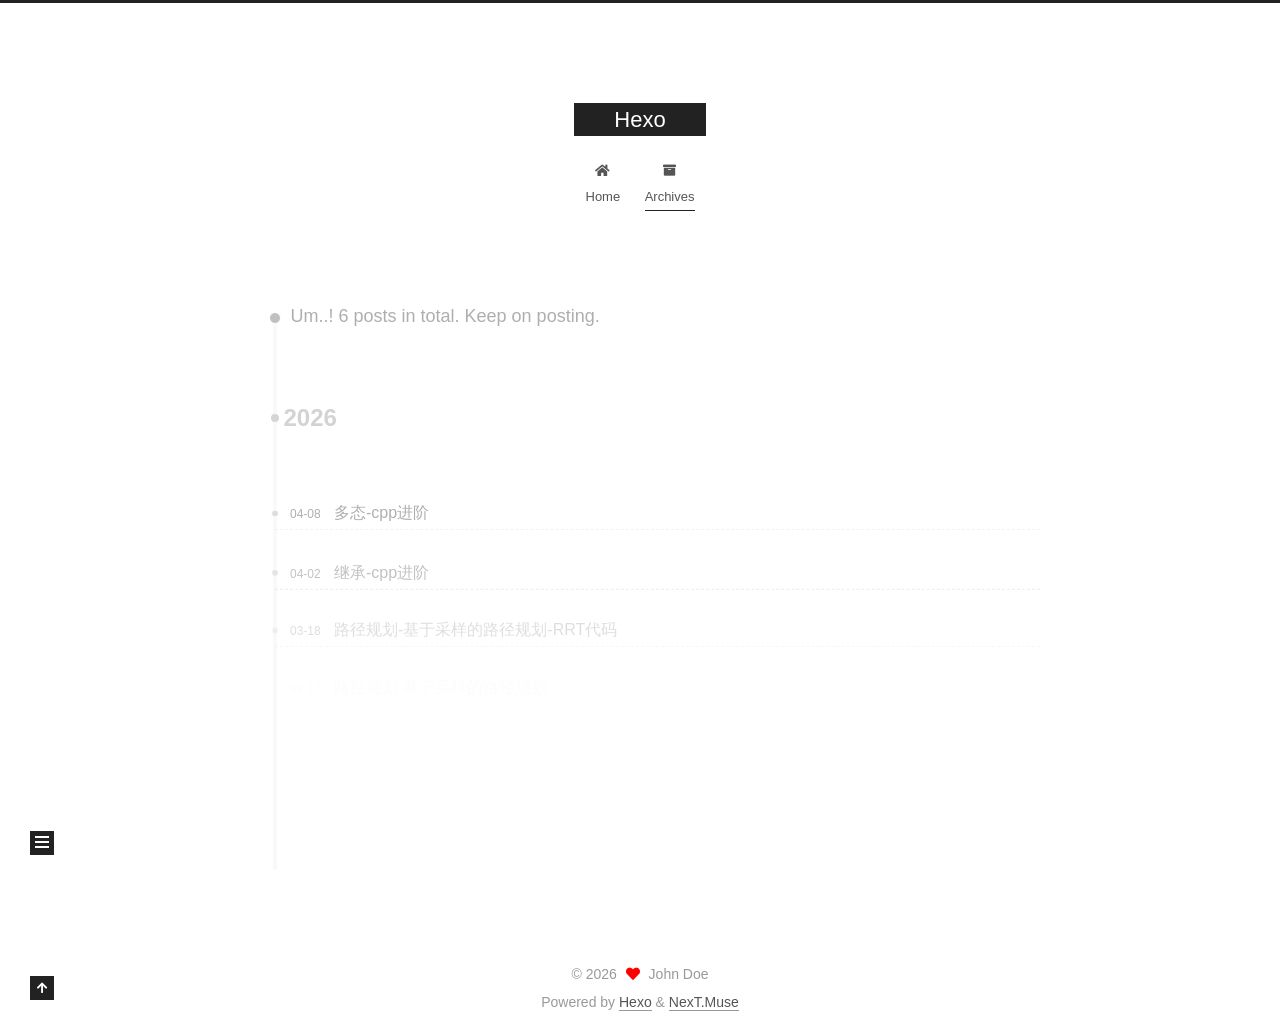
<file: archives/index.html>
<!DOCTYPE html>
<html lang="en">
<head>
  <meta charset="UTF-8">
<meta name="viewport" content="width=device-width, initial-scale=1, maximum-scale=2">
<meta name="theme-color" content="#222">
<meta name="generator" content="Hexo 7.3.0">
  <link rel="apple-touch-icon" sizes="180x180" href="/images/apple-touch-icon-next.png">
  <link rel="icon" type="image/png" sizes="32x32" href="/images/favicon-32x32-next.png">
  <link rel="icon" type="image/png" sizes="16x16" href="/images/favicon-16x16-next.png">
  <link rel="mask-icon" href="/images/logo.svg" color="#222">

<link rel="stylesheet" href="/css/main.css">


<link rel="stylesheet" href="/lib/font-awesome/css/all.min.css">

<script id="hexo-configurations">
    var NexT = window.NexT || {};
    var CONFIG = {"hostname":"example.com","root":"/","scheme":"Muse","version":"7.8.0","exturl":false,"sidebar":{"position":"left","display":"post","padding":18,"offset":12,"onmobile":false},"copycode":{"enable":false,"show_result":false,"style":null},"back2top":{"enable":true,"sidebar":false,"scrollpercent":false},"bookmark":{"enable":false,"color":"#222","save":"auto"},"fancybox":false,"mediumzoom":false,"lazyload":false,"pangu":false,"comments":{"style":"tabs","active":null,"storage":true,"lazyload":false,"nav":null},"algolia":{"hits":{"per_page":10},"labels":{"input_placeholder":"Search for Posts","hits_empty":"We didn't find any results for the search: ${query}","hits_stats":"${hits} results found in ${time} ms"}},"localsearch":{"enable":false,"trigger":"auto","top_n_per_article":1,"unescape":false,"preload":false},"motion":{"enable":true,"async":false,"transition":{"post_block":"fadeIn","post_header":"slideDownIn","post_body":"slideDownIn","coll_header":"slideLeftIn","sidebar":"slideUpIn"}}};
  </script>

  <meta property="og:type" content="website">
<meta property="og:title" content="Hexo">
<meta property="og:url" content="http://example.com/archives/index.html">
<meta property="og:site_name" content="Hexo">
<meta property="og:locale" content="en_US">
<meta property="article:author" content="John Doe">
<meta name="twitter:card" content="summary">

<link rel="canonical" href="http://example.com/archives/">


<script id="page-configurations">
  // https://hexo.io/docs/variables.html
  CONFIG.page = {
    sidebar: "",
    isHome : false,
    isPost : false,
    lang   : 'en'
  };
</script>

  <title>Archive | Hexo</title>
  






  <noscript>
  <style>
  .use-motion .brand,
  .use-motion .menu-item,
  .sidebar-inner,
  .use-motion .post-block,
  .use-motion .pagination,
  .use-motion .comments,
  .use-motion .post-header,
  .use-motion .post-body,
  .use-motion .collection-header { opacity: initial; }

  .use-motion .site-title,
  .use-motion .site-subtitle {
    opacity: initial;
    top: initial;
  }

  .use-motion .logo-line-before i { left: initial; }
  .use-motion .logo-line-after i { right: initial; }
  </style>
</noscript>

</head>

<body itemscope itemtype="http://schema.org/WebPage">
  <div class="container use-motion">
    <div class="headband"></div>

    <header class="header" itemscope itemtype="http://schema.org/WPHeader">
      <div class="header-inner"><div class="site-brand-container">
  <div class="site-nav-toggle">
    <div class="toggle" aria-label="Toggle navigation bar">
      <span class="toggle-line toggle-line-first"></span>
      <span class="toggle-line toggle-line-middle"></span>
      <span class="toggle-line toggle-line-last"></span>
    </div>
  </div>

  <div class="site-meta">

    <a href="/" class="brand" rel="start">
      <span class="logo-line-before"><i></i></span>
      <h1 class="site-title">Hexo</h1>
      <span class="logo-line-after"><i></i></span>
    </a>
  </div>

  <div class="site-nav-right">
    <div class="toggle popup-trigger">
    </div>
  </div>
</div>




<nav class="site-nav">
  <ul id="menu" class="main-menu menu">
        <li class="menu-item menu-item-home">

    <a href="/" rel="section"><i class="fa fa-home fa-fw"></i>Home</a>

  </li>
        <li class="menu-item menu-item-archives">

    <a href="/archives/" rel="section"><i class="fa fa-archive fa-fw"></i>Archives</a>

  </li>
  </ul>
</nav>




</div>
    </header>

    
  <div class="back-to-top">
    <i class="fa fa-arrow-up"></i>
    <span>0%</span>
  </div>


    <main class="main">
      <div class="main-inner">
        <div class="content-wrap">
          

          <div class="content archive">
            

  
  
  
  <div class="post-block">
    <div class="posts-collapse">
      <div class="collection-title">
        <span class="collection-header">Um..! 6 posts in total. Keep on posting.</span>
      </div>

      
    <div class="collection-year">
      <span class="collection-header">2026</span>
    </div>

  <article itemscope itemtype="http://schema.org/Article">
    <header class="post-header">

      <div class="post-meta">
        <time itemprop="dateCreated"
              datetime="2026-04-08T19:08:58+08:00"
              content="2026-04-08">
          04-08
        </time>
      </div>

      <div class="post-title">
          <a class="post-title-link" href="/2026/04/08/%E5%A4%9A%E6%80%81-cpp%E8%BF%9B%E9%98%B6/" itemprop="url">
            <span itemprop="name">多态-cpp进阶</span>
          </a>
      </div>

    </header>
  </article>

  <article itemscope itemtype="http://schema.org/Article">
    <header class="post-header">

      <div class="post-meta">
        <time itemprop="dateCreated"
              datetime="2026-04-02T19:47:12+08:00"
              content="2026-04-02">
          04-02
        </time>
      </div>

      <div class="post-title">
          <a class="post-title-link" href="/2026/04/02/%E7%BB%A7%E6%89%BF-cpp%E8%BF%9B%E9%98%B6/" itemprop="url">
            <span itemprop="name">继承-cpp进阶</span>
          </a>
      </div>

    </header>
  </article>

  <article itemscope itemtype="http://schema.org/Article">
    <header class="post-header">

      <div class="post-meta">
        <time itemprop="dateCreated"
              datetime="2026-03-18T14:48:05+08:00"
              content="2026-03-18">
          03-18
        </time>
      </div>

      <div class="post-title">
          <a class="post-title-link" href="/2026/03/18/%E8%B7%AF%E5%BE%84%E8%A7%84%E5%88%92-%E5%9F%BA%E4%BA%8E%E9%87%87%E6%A0%B7%E7%9A%84%E8%B7%AF%E5%BE%84%E8%A7%84%E5%88%92-RRT%E4%BB%A3%E7%A0%81/" itemprop="url">
            <span itemprop="name">路径规划-基于采样的路径规划-RRT代码</span>
          </a>
      </div>

    </header>
  </article>

  <article itemscope itemtype="http://schema.org/Article">
    <header class="post-header">

      <div class="post-meta">
        <time itemprop="dateCreated"
              datetime="2026-03-17T15:35:48+08:00"
              content="2026-03-17">
          03-17
        </time>
      </div>

      <div class="post-title">
          <a class="post-title-link" href="/2026/03/17/%E8%B7%AF%E5%BE%84%E8%A7%84%E5%88%92-%E5%9F%BA%E4%BA%8E%E9%87%87%E6%A0%B7%E7%9A%84%E8%B7%AF%E5%BE%84%E8%A7%84%E5%88%92-RRT%E7%AE%97%E6%B3%95/" itemprop="url">
            <span itemprop="name">路径规划-基于采样的路径规划</span>
          </a>
      </div>

    </header>
  </article>

  <article itemscope itemtype="http://schema.org/Article">
    <header class="post-header">

      <div class="post-meta">
        <time itemprop="dateCreated"
              datetime="2026-03-11T18:20:15+08:00"
              content="2026-03-11">
          03-11
        </time>
      </div>

      <div class="post-title">
          <a class="post-title-link" href="/2026/03/11/ROS-TF-%E5%A4%9A%E5%9D%90%E6%A0%87%E5%8F%98%E6%8D%A2/" itemprop="url">
            <span itemprop="name">ROS-TF-多坐标变换</span>
          </a>
      </div>

    </header>
  </article>

  <article itemscope itemtype="http://schema.org/Article">
    <header class="post-header">

      <div class="post-meta">
        <time itemprop="dateCreated"
              datetime="2026-03-11T16:02:18+08:00"
              content="2026-03-11">
          03-11
        </time>
      </div>

      <div class="post-title">
          <a class="post-title-link" href="/2026/03/11/hello-world/" itemprop="url">
            <span itemprop="name">Hello World</span>
          </a>
      </div>

    </header>
  </article>


    </div>
  </div>
  
  
  

  



          </div>
          

<script>
  window.addEventListener('tabs:register', () => {
    let { activeClass } = CONFIG.comments;
    if (CONFIG.comments.storage) {
      activeClass = localStorage.getItem('comments_active') || activeClass;
    }
    if (activeClass) {
      let activeTab = document.querySelector(`a[href="#comment-${activeClass}"]`);
      if (activeTab) {
        activeTab.click();
      }
    }
  });
  if (CONFIG.comments.storage) {
    window.addEventListener('tabs:click', event => {
      if (!event.target.matches('.tabs-comment .tab-content .tab-pane')) return;
      let commentClass = event.target.classList[1];
      localStorage.setItem('comments_active', commentClass);
    });
  }
</script>

        </div>
          
  
  <div class="toggle sidebar-toggle">
    <span class="toggle-line toggle-line-first"></span>
    <span class="toggle-line toggle-line-middle"></span>
    <span class="toggle-line toggle-line-last"></span>
  </div>

  <aside class="sidebar">
    <div class="sidebar-inner">

      <ul class="sidebar-nav motion-element">
        <li class="sidebar-nav-toc">
          Table of Contents
        </li>
        <li class="sidebar-nav-overview">
          Overview
        </li>
      </ul>

      <!--noindex-->
      <div class="post-toc-wrap sidebar-panel">
      </div>
      <!--/noindex-->

      <div class="site-overview-wrap sidebar-panel">
        <div class="site-author motion-element" itemprop="author" itemscope itemtype="http://schema.org/Person">
  <p class="site-author-name" itemprop="name">John Doe</p>
  <div class="site-description" itemprop="description"></div>
</div>
<div class="site-state-wrap motion-element">
  <nav class="site-state">
      <div class="site-state-item site-state-posts">
          <a href="/archives/">
        
          <span class="site-state-item-count">6</span>
          <span class="site-state-item-name">posts</span>
        </a>
      </div>
  </nav>
</div>



      </div>

    </div>
  </aside>
  <div id="sidebar-dimmer"></div>


      </div>
    </main>

    <footer class="footer">
      <div class="footer-inner">
        

        

<div class="copyright">
  
  &copy; 
  <span itemprop="copyrightYear">2026</span>
  <span class="with-love">
    <i class="fa fa-heart"></i>
  </span>
  <span class="author" itemprop="copyrightHolder">John Doe</span>
</div>
  <div class="powered-by">Powered by <a href="https://hexo.io/" class="theme-link" rel="noopener" target="_blank">Hexo</a> & <a href="https://muse.theme-next.org/" class="theme-link" rel="noopener" target="_blank">NexT.Muse</a>
  </div>

        








      </div>
    </footer>
  </div>

  
  <script src="/lib/anime.min.js"></script>
  <script src="/lib/velocity/velocity.min.js"></script>
  <script src="/lib/velocity/velocity.ui.min.js"></script>

<script src="/js/utils.js"></script>

<script src="/js/motion.js"></script>


<script src="/js/schemes/muse.js"></script>


<script src="/js/next-boot.js"></script>




  















  

  

</body>
</html>
</file>
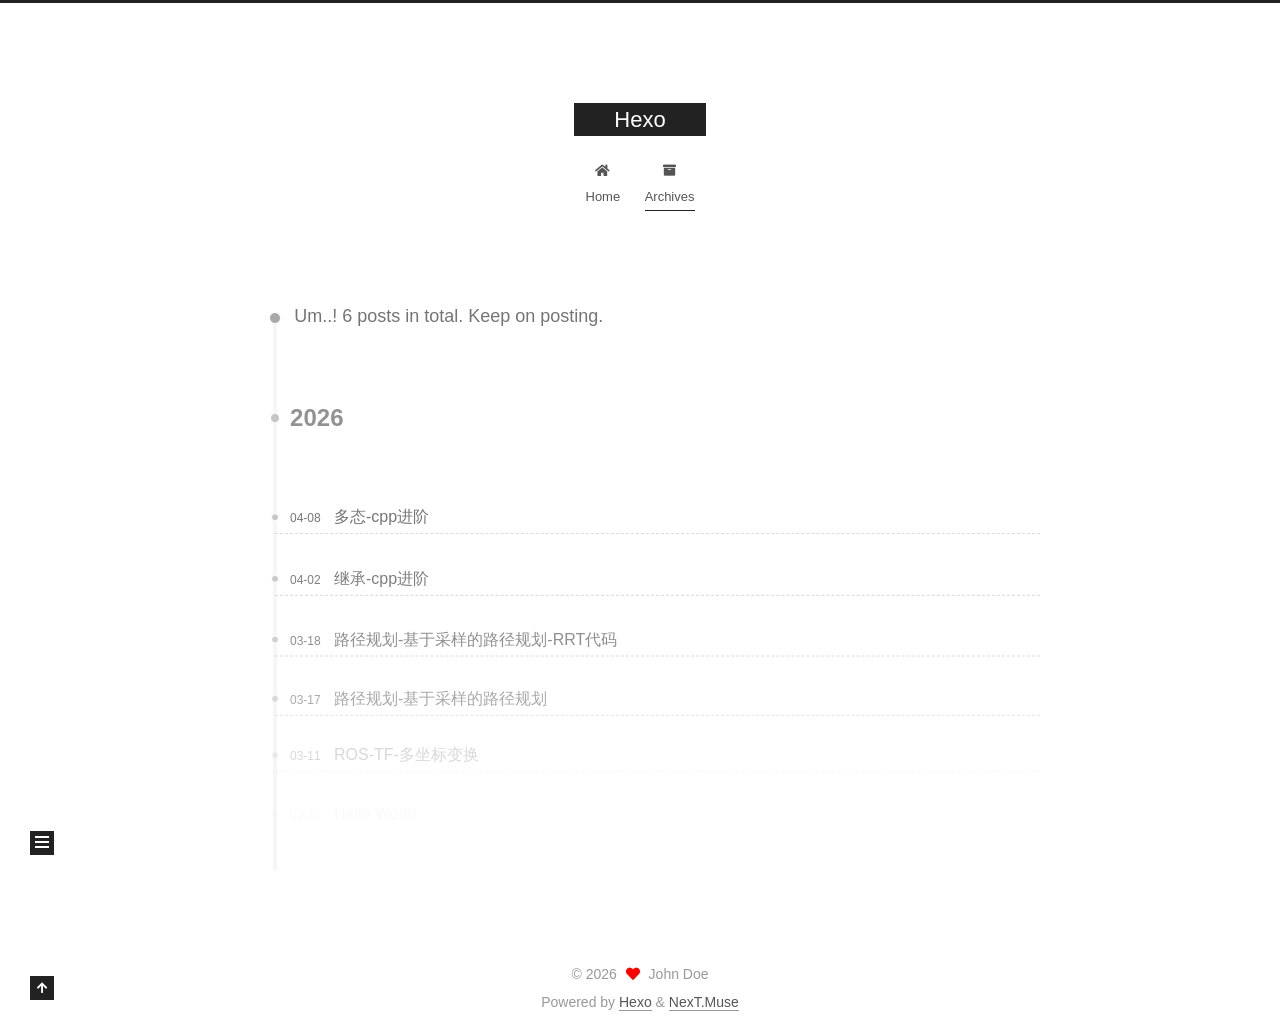
<file: archives/2026/index.html>
<!DOCTYPE html>
<html lang="en">
<head>
  <meta charset="UTF-8">
<meta name="viewport" content="width=device-width, initial-scale=1, maximum-scale=2">
<meta name="theme-color" content="#222">
<meta name="generator" content="Hexo 7.3.0">
  <link rel="apple-touch-icon" sizes="180x180" href="/images/apple-touch-icon-next.png">
  <link rel="icon" type="image/png" sizes="32x32" href="/images/favicon-32x32-next.png">
  <link rel="icon" type="image/png" sizes="16x16" href="/images/favicon-16x16-next.png">
  <link rel="mask-icon" href="/images/logo.svg" color="#222">

<link rel="stylesheet" href="/css/main.css">


<link rel="stylesheet" href="/lib/font-awesome/css/all.min.css">

<script id="hexo-configurations">
    var NexT = window.NexT || {};
    var CONFIG = {"hostname":"example.com","root":"/","scheme":"Muse","version":"7.8.0","exturl":false,"sidebar":{"position":"left","display":"post","padding":18,"offset":12,"onmobile":false},"copycode":{"enable":false,"show_result":false,"style":null},"back2top":{"enable":true,"sidebar":false,"scrollpercent":false},"bookmark":{"enable":false,"color":"#222","save":"auto"},"fancybox":false,"mediumzoom":false,"lazyload":false,"pangu":false,"comments":{"style":"tabs","active":null,"storage":true,"lazyload":false,"nav":null},"algolia":{"hits":{"per_page":10},"labels":{"input_placeholder":"Search for Posts","hits_empty":"We didn't find any results for the search: ${query}","hits_stats":"${hits} results found in ${time} ms"}},"localsearch":{"enable":false,"trigger":"auto","top_n_per_article":1,"unescape":false,"preload":false},"motion":{"enable":true,"async":false,"transition":{"post_block":"fadeIn","post_header":"slideDownIn","post_body":"slideDownIn","coll_header":"slideLeftIn","sidebar":"slideUpIn"}}};
  </script>

  <meta property="og:type" content="website">
<meta property="og:title" content="Hexo">
<meta property="og:url" content="http://example.com/archives/2026/index.html">
<meta property="og:site_name" content="Hexo">
<meta property="og:locale" content="en_US">
<meta property="article:author" content="John Doe">
<meta name="twitter:card" content="summary">

<link rel="canonical" href="http://example.com/archives/2026/">


<script id="page-configurations">
  // https://hexo.io/docs/variables.html
  CONFIG.page = {
    sidebar: "",
    isHome : false,
    isPost : false,
    lang   : 'en'
  };
</script>

  <title>Archive | Hexo</title>
  






  <noscript>
  <style>
  .use-motion .brand,
  .use-motion .menu-item,
  .sidebar-inner,
  .use-motion .post-block,
  .use-motion .pagination,
  .use-motion .comments,
  .use-motion .post-header,
  .use-motion .post-body,
  .use-motion .collection-header { opacity: initial; }

  .use-motion .site-title,
  .use-motion .site-subtitle {
    opacity: initial;
    top: initial;
  }

  .use-motion .logo-line-before i { left: initial; }
  .use-motion .logo-line-after i { right: initial; }
  </style>
</noscript>

</head>

<body itemscope itemtype="http://schema.org/WebPage">
  <div class="container use-motion">
    <div class="headband"></div>

    <header class="header" itemscope itemtype="http://schema.org/WPHeader">
      <div class="header-inner"><div class="site-brand-container">
  <div class="site-nav-toggle">
    <div class="toggle" aria-label="Toggle navigation bar">
      <span class="toggle-line toggle-line-first"></span>
      <span class="toggle-line toggle-line-middle"></span>
      <span class="toggle-line toggle-line-last"></span>
    </div>
  </div>

  <div class="site-meta">

    <a href="/" class="brand" rel="start">
      <span class="logo-line-before"><i></i></span>
      <h1 class="site-title">Hexo</h1>
      <span class="logo-line-after"><i></i></span>
    </a>
  </div>

  <div class="site-nav-right">
    <div class="toggle popup-trigger">
    </div>
  </div>
</div>




<nav class="site-nav">
  <ul id="menu" class="main-menu menu">
        <li class="menu-item menu-item-home">

    <a href="/" rel="section"><i class="fa fa-home fa-fw"></i>Home</a>

  </li>
        <li class="menu-item menu-item-archives">

    <a href="/archives/" rel="section"><i class="fa fa-archive fa-fw"></i>Archives</a>

  </li>
  </ul>
</nav>




</div>
    </header>

    
  <div class="back-to-top">
    <i class="fa fa-arrow-up"></i>
    <span>0%</span>
  </div>


    <main class="main">
      <div class="main-inner">
        <div class="content-wrap">
          

          <div class="content archive">
            

  
  
  
  <div class="post-block">
    <div class="posts-collapse">
      <div class="collection-title">
        <span class="collection-header">Um..! 6 posts in total. Keep on posting.</span>
      </div>

      
    <div class="collection-year">
      <span class="collection-header">2026</span>
    </div>

  <article itemscope itemtype="http://schema.org/Article">
    <header class="post-header">

      <div class="post-meta">
        <time itemprop="dateCreated"
              datetime="2026-04-08T19:08:58+08:00"
              content="2026-04-08">
          04-08
        </time>
      </div>

      <div class="post-title">
          <a class="post-title-link" href="/2026/04/08/%E5%A4%9A%E6%80%81-cpp%E8%BF%9B%E9%98%B6/" itemprop="url">
            <span itemprop="name">多态-cpp进阶</span>
          </a>
      </div>

    </header>
  </article>

  <article itemscope itemtype="http://schema.org/Article">
    <header class="post-header">

      <div class="post-meta">
        <time itemprop="dateCreated"
              datetime="2026-04-02T19:47:12+08:00"
              content="2026-04-02">
          04-02
        </time>
      </div>

      <div class="post-title">
          <a class="post-title-link" href="/2026/04/02/%E7%BB%A7%E6%89%BF-cpp%E8%BF%9B%E9%98%B6/" itemprop="url">
            <span itemprop="name">继承-cpp进阶</span>
          </a>
      </div>

    </header>
  </article>

  <article itemscope itemtype="http://schema.org/Article">
    <header class="post-header">

      <div class="post-meta">
        <time itemprop="dateCreated"
              datetime="2026-03-18T14:48:05+08:00"
              content="2026-03-18">
          03-18
        </time>
      </div>

      <div class="post-title">
          <a class="post-title-link" href="/2026/03/18/%E8%B7%AF%E5%BE%84%E8%A7%84%E5%88%92-%E5%9F%BA%E4%BA%8E%E9%87%87%E6%A0%B7%E7%9A%84%E8%B7%AF%E5%BE%84%E8%A7%84%E5%88%92-RRT%E4%BB%A3%E7%A0%81/" itemprop="url">
            <span itemprop="name">路径规划-基于采样的路径规划-RRT代码</span>
          </a>
      </div>

    </header>
  </article>

  <article itemscope itemtype="http://schema.org/Article">
    <header class="post-header">

      <div class="post-meta">
        <time itemprop="dateCreated"
              datetime="2026-03-17T15:35:48+08:00"
              content="2026-03-17">
          03-17
        </time>
      </div>

      <div class="post-title">
          <a class="post-title-link" href="/2026/03/17/%E8%B7%AF%E5%BE%84%E8%A7%84%E5%88%92-%E5%9F%BA%E4%BA%8E%E9%87%87%E6%A0%B7%E7%9A%84%E8%B7%AF%E5%BE%84%E8%A7%84%E5%88%92-RRT%E7%AE%97%E6%B3%95/" itemprop="url">
            <span itemprop="name">路径规划-基于采样的路径规划</span>
          </a>
      </div>

    </header>
  </article>

  <article itemscope itemtype="http://schema.org/Article">
    <header class="post-header">

      <div class="post-meta">
        <time itemprop="dateCreated"
              datetime="2026-03-11T18:20:15+08:00"
              content="2026-03-11">
          03-11
        </time>
      </div>

      <div class="post-title">
          <a class="post-title-link" href="/2026/03/11/ROS-TF-%E5%A4%9A%E5%9D%90%E6%A0%87%E5%8F%98%E6%8D%A2/" itemprop="url">
            <span itemprop="name">ROS-TF-多坐标变换</span>
          </a>
      </div>

    </header>
  </article>

  <article itemscope itemtype="http://schema.org/Article">
    <header class="post-header">

      <div class="post-meta">
        <time itemprop="dateCreated"
              datetime="2026-03-11T16:02:18+08:00"
              content="2026-03-11">
          03-11
        </time>
      </div>

      <div class="post-title">
          <a class="post-title-link" href="/2026/03/11/hello-world/" itemprop="url">
            <span itemprop="name">Hello World</span>
          </a>
      </div>

    </header>
  </article>


    </div>
  </div>
  
  
  

  



          </div>
          

<script>
  window.addEventListener('tabs:register', () => {
    let { activeClass } = CONFIG.comments;
    if (CONFIG.comments.storage) {
      activeClass = localStorage.getItem('comments_active') || activeClass;
    }
    if (activeClass) {
      let activeTab = document.querySelector(`a[href="#comment-${activeClass}"]`);
      if (activeTab) {
        activeTab.click();
      }
    }
  });
  if (CONFIG.comments.storage) {
    window.addEventListener('tabs:click', event => {
      if (!event.target.matches('.tabs-comment .tab-content .tab-pane')) return;
      let commentClass = event.target.classList[1];
      localStorage.setItem('comments_active', commentClass);
    });
  }
</script>

        </div>
          
  
  <div class="toggle sidebar-toggle">
    <span class="toggle-line toggle-line-first"></span>
    <span class="toggle-line toggle-line-middle"></span>
    <span class="toggle-line toggle-line-last"></span>
  </div>

  <aside class="sidebar">
    <div class="sidebar-inner">

      <ul class="sidebar-nav motion-element">
        <li class="sidebar-nav-toc">
          Table of Contents
        </li>
        <li class="sidebar-nav-overview">
          Overview
        </li>
      </ul>

      <!--noindex-->
      <div class="post-toc-wrap sidebar-panel">
      </div>
      <!--/noindex-->

      <div class="site-overview-wrap sidebar-panel">
        <div class="site-author motion-element" itemprop="author" itemscope itemtype="http://schema.org/Person">
  <p class="site-author-name" itemprop="name">John Doe</p>
  <div class="site-description" itemprop="description"></div>
</div>
<div class="site-state-wrap motion-element">
  <nav class="site-state">
      <div class="site-state-item site-state-posts">
          <a href="/archives/">
        
          <span class="site-state-item-count">6</span>
          <span class="site-state-item-name">posts</span>
        </a>
      </div>
  </nav>
</div>



      </div>

    </div>
  </aside>
  <div id="sidebar-dimmer"></div>


      </div>
    </main>

    <footer class="footer">
      <div class="footer-inner">
        

        

<div class="copyright">
  
  &copy; 
  <span itemprop="copyrightYear">2026</span>
  <span class="with-love">
    <i class="fa fa-heart"></i>
  </span>
  <span class="author" itemprop="copyrightHolder">John Doe</span>
</div>
  <div class="powered-by">Powered by <a href="https://hexo.io/" class="theme-link" rel="noopener" target="_blank">Hexo</a> & <a href="https://muse.theme-next.org/" class="theme-link" rel="noopener" target="_blank">NexT.Muse</a>
  </div>

        








      </div>
    </footer>
  </div>

  
  <script src="/lib/anime.min.js"></script>
  <script src="/lib/velocity/velocity.min.js"></script>
  <script src="/lib/velocity/velocity.ui.min.js"></script>

<script src="/js/utils.js"></script>

<script src="/js/motion.js"></script>


<script src="/js/schemes/muse.js"></script>


<script src="/js/next-boot.js"></script>




  















  

  

</body>
</html>
</file>
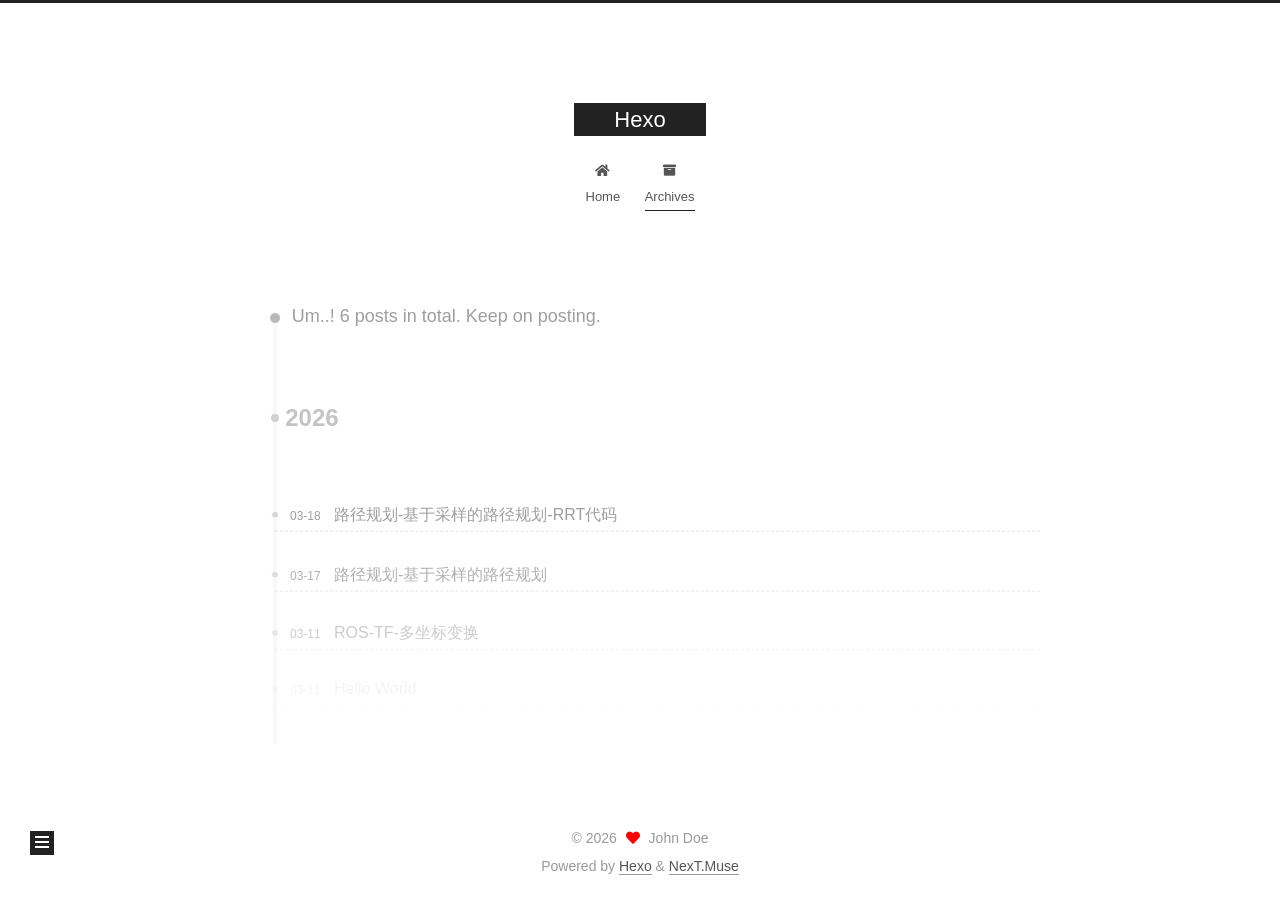
<file: archives/2026/03/index.html>
<!DOCTYPE html>
<html lang="en">
<head>
  <meta charset="UTF-8">
<meta name="viewport" content="width=device-width, initial-scale=1, maximum-scale=2">
<meta name="theme-color" content="#222">
<meta name="generator" content="Hexo 7.3.0">
  <link rel="apple-touch-icon" sizes="180x180" href="/images/apple-touch-icon-next.png">
  <link rel="icon" type="image/png" sizes="32x32" href="/images/favicon-32x32-next.png">
  <link rel="icon" type="image/png" sizes="16x16" href="/images/favicon-16x16-next.png">
  <link rel="mask-icon" href="/images/logo.svg" color="#222">

<link rel="stylesheet" href="/css/main.css">


<link rel="stylesheet" href="/lib/font-awesome/css/all.min.css">

<script id="hexo-configurations">
    var NexT = window.NexT || {};
    var CONFIG = {"hostname":"example.com","root":"/","scheme":"Muse","version":"7.8.0","exturl":false,"sidebar":{"position":"left","display":"post","padding":18,"offset":12,"onmobile":false},"copycode":{"enable":false,"show_result":false,"style":null},"back2top":{"enable":true,"sidebar":false,"scrollpercent":false},"bookmark":{"enable":false,"color":"#222","save":"auto"},"fancybox":false,"mediumzoom":false,"lazyload":false,"pangu":false,"comments":{"style":"tabs","active":null,"storage":true,"lazyload":false,"nav":null},"algolia":{"hits":{"per_page":10},"labels":{"input_placeholder":"Search for Posts","hits_empty":"We didn't find any results for the search: ${query}","hits_stats":"${hits} results found in ${time} ms"}},"localsearch":{"enable":false,"trigger":"auto","top_n_per_article":1,"unescape":false,"preload":false},"motion":{"enable":true,"async":false,"transition":{"post_block":"fadeIn","post_header":"slideDownIn","post_body":"slideDownIn","coll_header":"slideLeftIn","sidebar":"slideUpIn"}}};
  </script>

  <meta property="og:type" content="website">
<meta property="og:title" content="Hexo">
<meta property="og:url" content="http://example.com/archives/2026/03/index.html">
<meta property="og:site_name" content="Hexo">
<meta property="og:locale" content="en_US">
<meta property="article:author" content="John Doe">
<meta name="twitter:card" content="summary">

<link rel="canonical" href="http://example.com/archives/2026/03/">


<script id="page-configurations">
  // https://hexo.io/docs/variables.html
  CONFIG.page = {
    sidebar: "",
    isHome : false,
    isPost : false,
    lang   : 'en'
  };
</script>

  <title>Archive | Hexo</title>
  






  <noscript>
  <style>
  .use-motion .brand,
  .use-motion .menu-item,
  .sidebar-inner,
  .use-motion .post-block,
  .use-motion .pagination,
  .use-motion .comments,
  .use-motion .post-header,
  .use-motion .post-body,
  .use-motion .collection-header { opacity: initial; }

  .use-motion .site-title,
  .use-motion .site-subtitle {
    opacity: initial;
    top: initial;
  }

  .use-motion .logo-line-before i { left: initial; }
  .use-motion .logo-line-after i { right: initial; }
  </style>
</noscript>

</head>

<body itemscope itemtype="http://schema.org/WebPage">
  <div class="container use-motion">
    <div class="headband"></div>

    <header class="header" itemscope itemtype="http://schema.org/WPHeader">
      <div class="header-inner"><div class="site-brand-container">
  <div class="site-nav-toggle">
    <div class="toggle" aria-label="Toggle navigation bar">
      <span class="toggle-line toggle-line-first"></span>
      <span class="toggle-line toggle-line-middle"></span>
      <span class="toggle-line toggle-line-last"></span>
    </div>
  </div>

  <div class="site-meta">

    <a href="/" class="brand" rel="start">
      <span class="logo-line-before"><i></i></span>
      <h1 class="site-title">Hexo</h1>
      <span class="logo-line-after"><i></i></span>
    </a>
  </div>

  <div class="site-nav-right">
    <div class="toggle popup-trigger">
    </div>
  </div>
</div>




<nav class="site-nav">
  <ul id="menu" class="main-menu menu">
        <li class="menu-item menu-item-home">

    <a href="/" rel="section"><i class="fa fa-home fa-fw"></i>Home</a>

  </li>
        <li class="menu-item menu-item-archives">

    <a href="/archives/" rel="section"><i class="fa fa-archive fa-fw"></i>Archives</a>

  </li>
  </ul>
</nav>




</div>
    </header>

    
  <div class="back-to-top">
    <i class="fa fa-arrow-up"></i>
    <span>0%</span>
  </div>


    <main class="main">
      <div class="main-inner">
        <div class="content-wrap">
          

          <div class="content archive">
            

  
  
  
  <div class="post-block">
    <div class="posts-collapse">
      <div class="collection-title">
        <span class="collection-header">Um..! 6 posts in total. Keep on posting.</span>
      </div>

      
    <div class="collection-year">
      <span class="collection-header">2026</span>
    </div>

  <article itemscope itemtype="http://schema.org/Article">
    <header class="post-header">

      <div class="post-meta">
        <time itemprop="dateCreated"
              datetime="2026-03-18T14:48:05+08:00"
              content="2026-03-18">
          03-18
        </time>
      </div>

      <div class="post-title">
          <a class="post-title-link" href="/2026/03/18/%E8%B7%AF%E5%BE%84%E8%A7%84%E5%88%92-%E5%9F%BA%E4%BA%8E%E9%87%87%E6%A0%B7%E7%9A%84%E8%B7%AF%E5%BE%84%E8%A7%84%E5%88%92-RRT%E4%BB%A3%E7%A0%81/" itemprop="url">
            <span itemprop="name">路径规划-基于采样的路径规划-RRT代码</span>
          </a>
      </div>

    </header>
  </article>

  <article itemscope itemtype="http://schema.org/Article">
    <header class="post-header">

      <div class="post-meta">
        <time itemprop="dateCreated"
              datetime="2026-03-17T15:35:48+08:00"
              content="2026-03-17">
          03-17
        </time>
      </div>

      <div class="post-title">
          <a class="post-title-link" href="/2026/03/17/%E8%B7%AF%E5%BE%84%E8%A7%84%E5%88%92-%E5%9F%BA%E4%BA%8E%E9%87%87%E6%A0%B7%E7%9A%84%E8%B7%AF%E5%BE%84%E8%A7%84%E5%88%92-RRT%E7%AE%97%E6%B3%95/" itemprop="url">
            <span itemprop="name">路径规划-基于采样的路径规划</span>
          </a>
      </div>

    </header>
  </article>

  <article itemscope itemtype="http://schema.org/Article">
    <header class="post-header">

      <div class="post-meta">
        <time itemprop="dateCreated"
              datetime="2026-03-11T18:20:15+08:00"
              content="2026-03-11">
          03-11
        </time>
      </div>

      <div class="post-title">
          <a class="post-title-link" href="/2026/03/11/ROS-TF-%E5%A4%9A%E5%9D%90%E6%A0%87%E5%8F%98%E6%8D%A2/" itemprop="url">
            <span itemprop="name">ROS-TF-多坐标变换</span>
          </a>
      </div>

    </header>
  </article>

  <article itemscope itemtype="http://schema.org/Article">
    <header class="post-header">

      <div class="post-meta">
        <time itemprop="dateCreated"
              datetime="2026-03-11T16:02:18+08:00"
              content="2026-03-11">
          03-11
        </time>
      </div>

      <div class="post-title">
          <a class="post-title-link" href="/2026/03/11/hello-world/" itemprop="url">
            <span itemprop="name">Hello World</span>
          </a>
      </div>

    </header>
  </article>


    </div>
  </div>
  
  
  

  



          </div>
          

<script>
  window.addEventListener('tabs:register', () => {
    let { activeClass } = CONFIG.comments;
    if (CONFIG.comments.storage) {
      activeClass = localStorage.getItem('comments_active') || activeClass;
    }
    if (activeClass) {
      let activeTab = document.querySelector(`a[href="#comment-${activeClass}"]`);
      if (activeTab) {
        activeTab.click();
      }
    }
  });
  if (CONFIG.comments.storage) {
    window.addEventListener('tabs:click', event => {
      if (!event.target.matches('.tabs-comment .tab-content .tab-pane')) return;
      let commentClass = event.target.classList[1];
      localStorage.setItem('comments_active', commentClass);
    });
  }
</script>

        </div>
          
  
  <div class="toggle sidebar-toggle">
    <span class="toggle-line toggle-line-first"></span>
    <span class="toggle-line toggle-line-middle"></span>
    <span class="toggle-line toggle-line-last"></span>
  </div>

  <aside class="sidebar">
    <div class="sidebar-inner">

      <ul class="sidebar-nav motion-element">
        <li class="sidebar-nav-toc">
          Table of Contents
        </li>
        <li class="sidebar-nav-overview">
          Overview
        </li>
      </ul>

      <!--noindex-->
      <div class="post-toc-wrap sidebar-panel">
      </div>
      <!--/noindex-->

      <div class="site-overview-wrap sidebar-panel">
        <div class="site-author motion-element" itemprop="author" itemscope itemtype="http://schema.org/Person">
  <p class="site-author-name" itemprop="name">John Doe</p>
  <div class="site-description" itemprop="description"></div>
</div>
<div class="site-state-wrap motion-element">
  <nav class="site-state">
      <div class="site-state-item site-state-posts">
          <a href="/archives/">
        
          <span class="site-state-item-count">6</span>
          <span class="site-state-item-name">posts</span>
        </a>
      </div>
  </nav>
</div>



      </div>

    </div>
  </aside>
  <div id="sidebar-dimmer"></div>


      </div>
    </main>

    <footer class="footer">
      <div class="footer-inner">
        

        

<div class="copyright">
  
  &copy; 
  <span itemprop="copyrightYear">2026</span>
  <span class="with-love">
    <i class="fa fa-heart"></i>
  </span>
  <span class="author" itemprop="copyrightHolder">John Doe</span>
</div>
  <div class="powered-by">Powered by <a href="https://hexo.io/" class="theme-link" rel="noopener" target="_blank">Hexo</a> & <a href="https://muse.theme-next.org/" class="theme-link" rel="noopener" target="_blank">NexT.Muse</a>
  </div>

        








      </div>
    </footer>
  </div>

  
  <script src="/lib/anime.min.js"></script>
  <script src="/lib/velocity/velocity.min.js"></script>
  <script src="/lib/velocity/velocity.ui.min.js"></script>

<script src="/js/utils.js"></script>

<script src="/js/motion.js"></script>


<script src="/js/schemes/muse.js"></script>


<script src="/js/next-boot.js"></script>




  















  

  

</body>
</html>
</file>
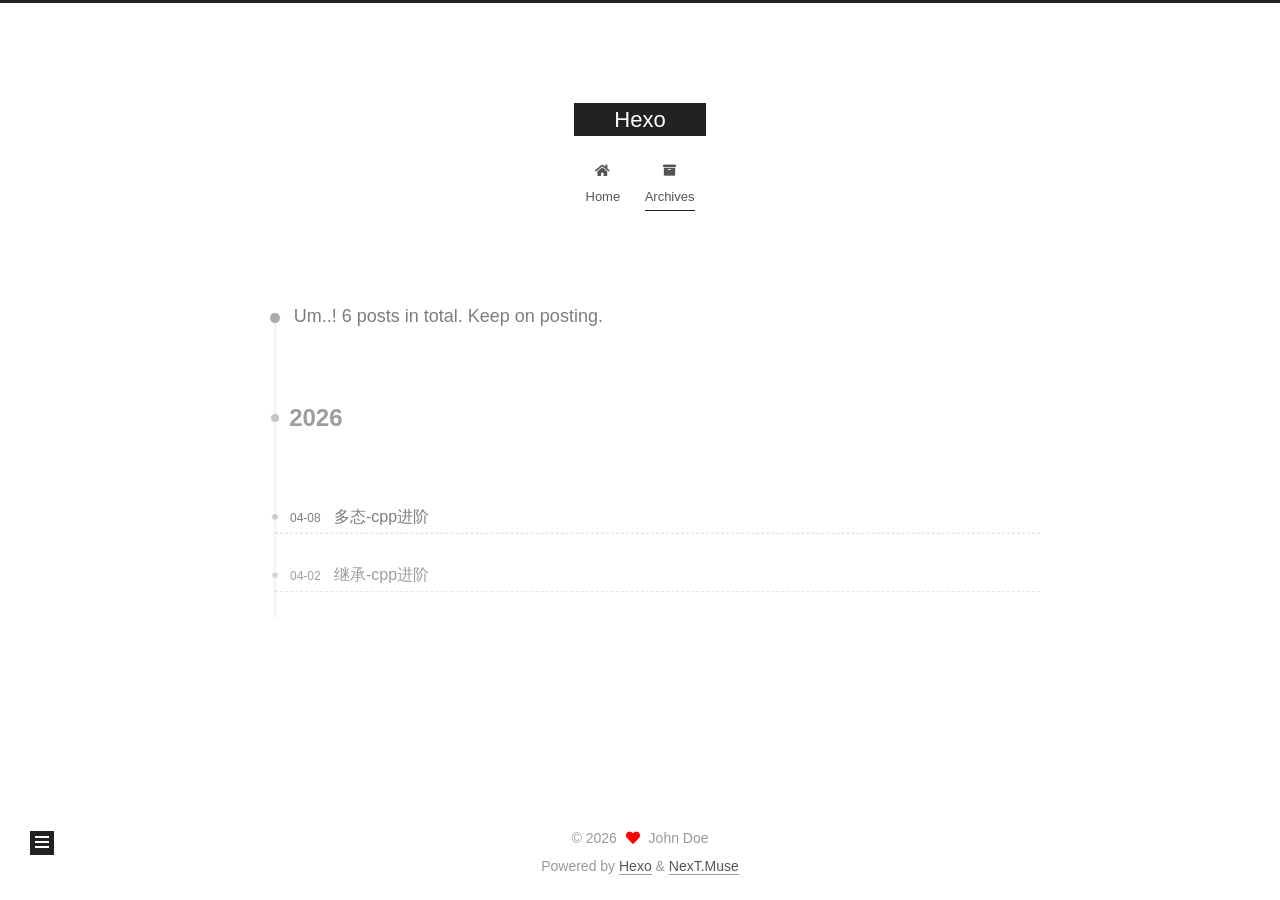
<file: archives/2026/04/index.html>
<!DOCTYPE html>
<html lang="en">
<head>
  <meta charset="UTF-8">
<meta name="viewport" content="width=device-width, initial-scale=1, maximum-scale=2">
<meta name="theme-color" content="#222">
<meta name="generator" content="Hexo 7.3.0">
  <link rel="apple-touch-icon" sizes="180x180" href="/images/apple-touch-icon-next.png">
  <link rel="icon" type="image/png" sizes="32x32" href="/images/favicon-32x32-next.png">
  <link rel="icon" type="image/png" sizes="16x16" href="/images/favicon-16x16-next.png">
  <link rel="mask-icon" href="/images/logo.svg" color="#222">

<link rel="stylesheet" href="/css/main.css">


<link rel="stylesheet" href="/lib/font-awesome/css/all.min.css">

<script id="hexo-configurations">
    var NexT = window.NexT || {};
    var CONFIG = {"hostname":"example.com","root":"/","scheme":"Muse","version":"7.8.0","exturl":false,"sidebar":{"position":"left","display":"post","padding":18,"offset":12,"onmobile":false},"copycode":{"enable":false,"show_result":false,"style":null},"back2top":{"enable":true,"sidebar":false,"scrollpercent":false},"bookmark":{"enable":false,"color":"#222","save":"auto"},"fancybox":false,"mediumzoom":false,"lazyload":false,"pangu":false,"comments":{"style":"tabs","active":null,"storage":true,"lazyload":false,"nav":null},"algolia":{"hits":{"per_page":10},"labels":{"input_placeholder":"Search for Posts","hits_empty":"We didn't find any results for the search: ${query}","hits_stats":"${hits} results found in ${time} ms"}},"localsearch":{"enable":false,"trigger":"auto","top_n_per_article":1,"unescape":false,"preload":false},"motion":{"enable":true,"async":false,"transition":{"post_block":"fadeIn","post_header":"slideDownIn","post_body":"slideDownIn","coll_header":"slideLeftIn","sidebar":"slideUpIn"}}};
  </script>

  <meta property="og:type" content="website">
<meta property="og:title" content="Hexo">
<meta property="og:url" content="http://example.com/archives/2026/04/index.html">
<meta property="og:site_name" content="Hexo">
<meta property="og:locale" content="en_US">
<meta property="article:author" content="John Doe">
<meta name="twitter:card" content="summary">

<link rel="canonical" href="http://example.com/archives/2026/04/">


<script id="page-configurations">
  // https://hexo.io/docs/variables.html
  CONFIG.page = {
    sidebar: "",
    isHome : false,
    isPost : false,
    lang   : 'en'
  };
</script>

  <title>Archive | Hexo</title>
  






  <noscript>
  <style>
  .use-motion .brand,
  .use-motion .menu-item,
  .sidebar-inner,
  .use-motion .post-block,
  .use-motion .pagination,
  .use-motion .comments,
  .use-motion .post-header,
  .use-motion .post-body,
  .use-motion .collection-header { opacity: initial; }

  .use-motion .site-title,
  .use-motion .site-subtitle {
    opacity: initial;
    top: initial;
  }

  .use-motion .logo-line-before i { left: initial; }
  .use-motion .logo-line-after i { right: initial; }
  </style>
</noscript>

</head>

<body itemscope itemtype="http://schema.org/WebPage">
  <div class="container use-motion">
    <div class="headband"></div>

    <header class="header" itemscope itemtype="http://schema.org/WPHeader">
      <div class="header-inner"><div class="site-brand-container">
  <div class="site-nav-toggle">
    <div class="toggle" aria-label="Toggle navigation bar">
      <span class="toggle-line toggle-line-first"></span>
      <span class="toggle-line toggle-line-middle"></span>
      <span class="toggle-line toggle-line-last"></span>
    </div>
  </div>

  <div class="site-meta">

    <a href="/" class="brand" rel="start">
      <span class="logo-line-before"><i></i></span>
      <h1 class="site-title">Hexo</h1>
      <span class="logo-line-after"><i></i></span>
    </a>
  </div>

  <div class="site-nav-right">
    <div class="toggle popup-trigger">
    </div>
  </div>
</div>




<nav class="site-nav">
  <ul id="menu" class="main-menu menu">
        <li class="menu-item menu-item-home">

    <a href="/" rel="section"><i class="fa fa-home fa-fw"></i>Home</a>

  </li>
        <li class="menu-item menu-item-archives">

    <a href="/archives/" rel="section"><i class="fa fa-archive fa-fw"></i>Archives</a>

  </li>
  </ul>
</nav>




</div>
    </header>

    
  <div class="back-to-top">
    <i class="fa fa-arrow-up"></i>
    <span>0%</span>
  </div>


    <main class="main">
      <div class="main-inner">
        <div class="content-wrap">
          

          <div class="content archive">
            

  
  
  
  <div class="post-block">
    <div class="posts-collapse">
      <div class="collection-title">
        <span class="collection-header">Um..! 6 posts in total. Keep on posting.</span>
      </div>

      
    <div class="collection-year">
      <span class="collection-header">2026</span>
    </div>

  <article itemscope itemtype="http://schema.org/Article">
    <header class="post-header">

      <div class="post-meta">
        <time itemprop="dateCreated"
              datetime="2026-04-08T19:08:58+08:00"
              content="2026-04-08">
          04-08
        </time>
      </div>

      <div class="post-title">
          <a class="post-title-link" href="/2026/04/08/%E5%A4%9A%E6%80%81-cpp%E8%BF%9B%E9%98%B6/" itemprop="url">
            <span itemprop="name">多态-cpp进阶</span>
          </a>
      </div>

    </header>
  </article>

  <article itemscope itemtype="http://schema.org/Article">
    <header class="post-header">

      <div class="post-meta">
        <time itemprop="dateCreated"
              datetime="2026-04-02T19:47:12+08:00"
              content="2026-04-02">
          04-02
        </time>
      </div>

      <div class="post-title">
          <a class="post-title-link" href="/2026/04/02/%E7%BB%A7%E6%89%BF-cpp%E8%BF%9B%E9%98%B6/" itemprop="url">
            <span itemprop="name">继承-cpp进阶</span>
          </a>
      </div>

    </header>
  </article>


    </div>
  </div>
  
  
  

  



          </div>
          

<script>
  window.addEventListener('tabs:register', () => {
    let { activeClass } = CONFIG.comments;
    if (CONFIG.comments.storage) {
      activeClass = localStorage.getItem('comments_active') || activeClass;
    }
    if (activeClass) {
      let activeTab = document.querySelector(`a[href="#comment-${activeClass}"]`);
      if (activeTab) {
        activeTab.click();
      }
    }
  });
  if (CONFIG.comments.storage) {
    window.addEventListener('tabs:click', event => {
      if (!event.target.matches('.tabs-comment .tab-content .tab-pane')) return;
      let commentClass = event.target.classList[1];
      localStorage.setItem('comments_active', commentClass);
    });
  }
</script>

        </div>
          
  
  <div class="toggle sidebar-toggle">
    <span class="toggle-line toggle-line-first"></span>
    <span class="toggle-line toggle-line-middle"></span>
    <span class="toggle-line toggle-line-last"></span>
  </div>

  <aside class="sidebar">
    <div class="sidebar-inner">

      <ul class="sidebar-nav motion-element">
        <li class="sidebar-nav-toc">
          Table of Contents
        </li>
        <li class="sidebar-nav-overview">
          Overview
        </li>
      </ul>

      <!--noindex-->
      <div class="post-toc-wrap sidebar-panel">
      </div>
      <!--/noindex-->

      <div class="site-overview-wrap sidebar-panel">
        <div class="site-author motion-element" itemprop="author" itemscope itemtype="http://schema.org/Person">
  <p class="site-author-name" itemprop="name">John Doe</p>
  <div class="site-description" itemprop="description"></div>
</div>
<div class="site-state-wrap motion-element">
  <nav class="site-state">
      <div class="site-state-item site-state-posts">
          <a href="/archives/">
        
          <span class="site-state-item-count">6</span>
          <span class="site-state-item-name">posts</span>
        </a>
      </div>
  </nav>
</div>



      </div>

    </div>
  </aside>
  <div id="sidebar-dimmer"></div>


      </div>
    </main>

    <footer class="footer">
      <div class="footer-inner">
        

        

<div class="copyright">
  
  &copy; 
  <span itemprop="copyrightYear">2026</span>
  <span class="with-love">
    <i class="fa fa-heart"></i>
  </span>
  <span class="author" itemprop="copyrightHolder">John Doe</span>
</div>
  <div class="powered-by">Powered by <a href="https://hexo.io/" class="theme-link" rel="noopener" target="_blank">Hexo</a> & <a href="https://muse.theme-next.org/" class="theme-link" rel="noopener" target="_blank">NexT.Muse</a>
  </div>

        








      </div>
    </footer>
  </div>

  
  <script src="/lib/anime.min.js"></script>
  <script src="/lib/velocity/velocity.min.js"></script>
  <script src="/lib/velocity/velocity.ui.min.js"></script>

<script src="/js/utils.js"></script>

<script src="/js/motion.js"></script>


<script src="/js/schemes/muse.js"></script>


<script src="/js/next-boot.js"></script>




  















  

  

</body>
</html>
</file>
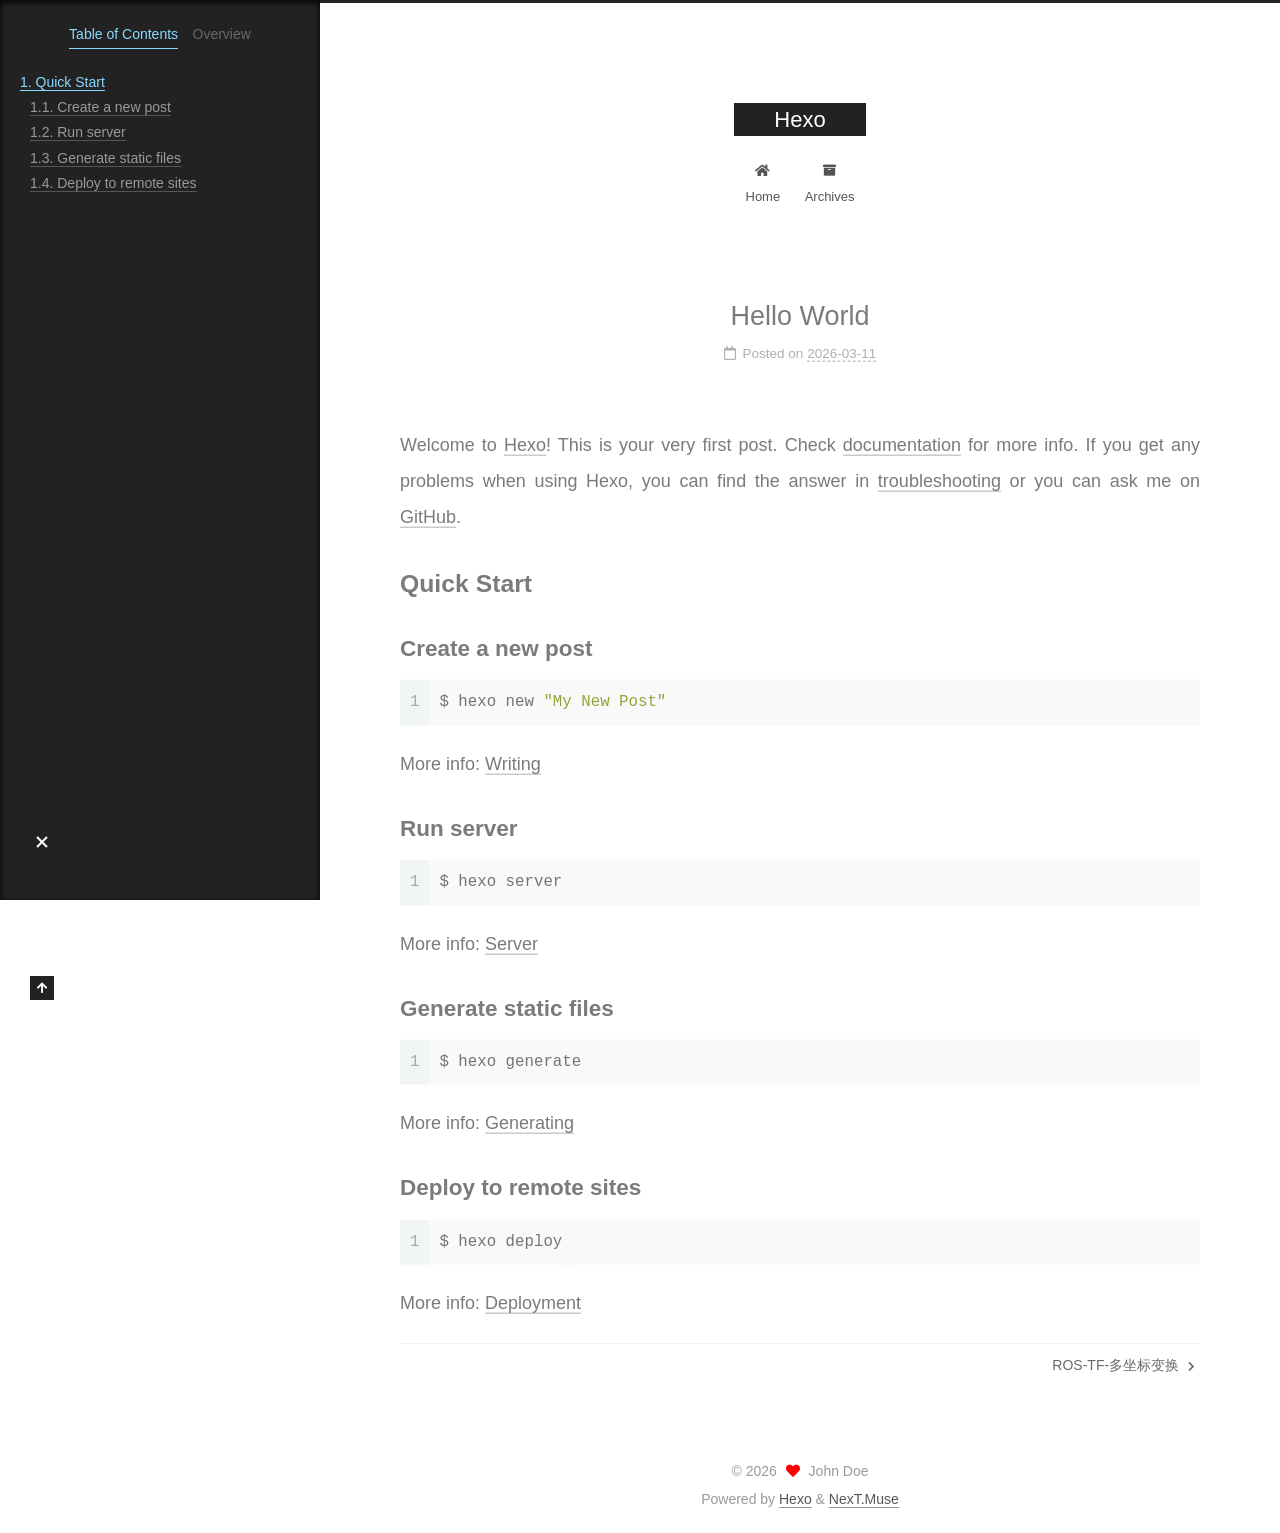
<file: 2026/03/11/hello-world/index.html>
<!DOCTYPE html>
<html lang="en">
<head>
  <meta charset="UTF-8">
<meta name="viewport" content="width=device-width, initial-scale=1, maximum-scale=2">
<meta name="theme-color" content="#222">
<meta name="generator" content="Hexo 7.3.0">
  <link rel="apple-touch-icon" sizes="180x180" href="/images/apple-touch-icon-next.png">
  <link rel="icon" type="image/png" sizes="32x32" href="/images/favicon-32x32-next.png">
  <link rel="icon" type="image/png" sizes="16x16" href="/images/favicon-16x16-next.png">
  <link rel="mask-icon" href="/images/logo.svg" color="#222">

<link rel="stylesheet" href="/css/main.css">


<link rel="stylesheet" href="/lib/font-awesome/css/all.min.css">

<script id="hexo-configurations">
    var NexT = window.NexT || {};
    var CONFIG = {"hostname":"example.com","root":"/","scheme":"Muse","version":"7.8.0","exturl":false,"sidebar":{"position":"left","display":"post","padding":18,"offset":12,"onmobile":false},"copycode":{"enable":false,"show_result":false,"style":null},"back2top":{"enable":true,"sidebar":false,"scrollpercent":false},"bookmark":{"enable":false,"color":"#222","save":"auto"},"fancybox":false,"mediumzoom":false,"lazyload":false,"pangu":false,"comments":{"style":"tabs","active":null,"storage":true,"lazyload":false,"nav":null},"algolia":{"hits":{"per_page":10},"labels":{"input_placeholder":"Search for Posts","hits_empty":"We didn't find any results for the search: ${query}","hits_stats":"${hits} results found in ${time} ms"}},"localsearch":{"enable":false,"trigger":"auto","top_n_per_article":1,"unescape":false,"preload":false},"motion":{"enable":true,"async":false,"transition":{"post_block":"fadeIn","post_header":"slideDownIn","post_body":"slideDownIn","coll_header":"slideLeftIn","sidebar":"slideUpIn"}}};
  </script>

  <meta name="description" content="Welcome to Hexo! This is your very first post. Check documentation for more info. If you get any problems when using Hexo, you can find the answer in troubleshooting or you can ask me on GitHub. Quick">
<meta property="og:type" content="article">
<meta property="og:title" content="Hello World">
<meta property="og:url" content="http://example.com/2026/03/11/hello-world/index.html">
<meta property="og:site_name" content="Hexo">
<meta property="og:description" content="Welcome to Hexo! This is your very first post. Check documentation for more info. If you get any problems when using Hexo, you can find the answer in troubleshooting or you can ask me on GitHub. Quick">
<meta property="og:locale" content="en_US">
<meta property="article:published_time" content="2026-03-11T08:02:18.200Z">
<meta property="article:modified_time" content="2026-03-11T09:21:06.949Z">
<meta property="article:author" content="John Doe">
<meta name="twitter:card" content="summary">

<link rel="canonical" href="http://example.com/2026/03/11/hello-world/">


<script id="page-configurations">
  // https://hexo.io/docs/variables.html
  CONFIG.page = {
    sidebar: "",
    isHome : false,
    isPost : true,
    lang   : 'en'
  };
</script>

  <title>Hello World | Hexo</title>
  






  <noscript>
  <style>
  .use-motion .brand,
  .use-motion .menu-item,
  .sidebar-inner,
  .use-motion .post-block,
  .use-motion .pagination,
  .use-motion .comments,
  .use-motion .post-header,
  .use-motion .post-body,
  .use-motion .collection-header { opacity: initial; }

  .use-motion .site-title,
  .use-motion .site-subtitle {
    opacity: initial;
    top: initial;
  }

  .use-motion .logo-line-before i { left: initial; }
  .use-motion .logo-line-after i { right: initial; }
  </style>
</noscript>

</head>

<body itemscope itemtype="http://schema.org/WebPage">
  <div class="container use-motion">
    <div class="headband"></div>

    <header class="header" itemscope itemtype="http://schema.org/WPHeader">
      <div class="header-inner"><div class="site-brand-container">
  <div class="site-nav-toggle">
    <div class="toggle" aria-label="Toggle navigation bar">
      <span class="toggle-line toggle-line-first"></span>
      <span class="toggle-line toggle-line-middle"></span>
      <span class="toggle-line toggle-line-last"></span>
    </div>
  </div>

  <div class="site-meta">

    <a href="/" class="brand" rel="start">
      <span class="logo-line-before"><i></i></span>
      <h1 class="site-title">Hexo</h1>
      <span class="logo-line-after"><i></i></span>
    </a>
  </div>

  <div class="site-nav-right">
    <div class="toggle popup-trigger">
    </div>
  </div>
</div>




<nav class="site-nav">
  <ul id="menu" class="main-menu menu">
        <li class="menu-item menu-item-home">

    <a href="/" rel="section"><i class="fa fa-home fa-fw"></i>Home</a>

  </li>
        <li class="menu-item menu-item-archives">

    <a href="/archives/" rel="section"><i class="fa fa-archive fa-fw"></i>Archives</a>

  </li>
  </ul>
</nav>




</div>
    </header>

    
  <div class="back-to-top">
    <i class="fa fa-arrow-up"></i>
    <span>0%</span>
  </div>


    <main class="main">
      <div class="main-inner">
        <div class="content-wrap">
          

          <div class="content post posts-expand">
            

    
  
  
  <article itemscope itemtype="http://schema.org/Article" class="post-block" lang="en">
    <link itemprop="mainEntityOfPage" href="http://example.com/2026/03/11/hello-world/">

    <span hidden itemprop="author" itemscope itemtype="http://schema.org/Person">
      <meta itemprop="image" content="/images/avatar.gif">
      <meta itemprop="name" content="John Doe">
      <meta itemprop="description" content="">
    </span>

    <span hidden itemprop="publisher" itemscope itemtype="http://schema.org/Organization">
      <meta itemprop="name" content="Hexo">
    </span>
      <header class="post-header">
        <h1 class="post-title" itemprop="name headline">
          Hello World
        </h1>

        <div class="post-meta">
            <span class="post-meta-item">
              <span class="post-meta-item-icon">
                <i class="far fa-calendar"></i>
              </span>
              <span class="post-meta-item-text">Posted on</span>
              

              <time title="Created: 2026-03-11 16:02:18 / Modified: 17:21:06" itemprop="dateCreated datePublished" datetime="2026-03-11T16:02:18+08:00">2026-03-11</time>
            </span>

          

        </div>
      </header>

    
    
    
    <div class="post-body" itemprop="articleBody">

      
        <p>Welcome to <a target="_blank" rel="noopener" href="https://hexo.io/">Hexo</a>! This is your very first post. Check <a target="_blank" rel="noopener" href="https://hexo.io/docs/">documentation</a> for more info. If you get any problems when using Hexo, you can find the answer in <a target="_blank" rel="noopener" href="https://hexo.io/docs/troubleshooting.html">troubleshooting</a> or you can ask me on <a target="_blank" rel="noopener" href="https://github.com/hexojs/hexo/issues">GitHub</a>.</p>
<h2 id="Quick-Start"><a href="#Quick-Start" class="headerlink" title="Quick Start"></a>Quick Start</h2><h3 id="Create-a-new-post"><a href="#Create-a-new-post" class="headerlink" title="Create a new post"></a>Create a new post</h3><figure class="highlight bash"><table><tr><td class="gutter"><pre><span class="line">1</span><br></pre></td><td class="code"><pre><span class="line">$ hexo new <span class="string">&quot;My New Post&quot;</span></span><br></pre></td></tr></table></figure>

<p>More info: <a target="_blank" rel="noopener" href="https://hexo.io/docs/writing.html">Writing</a></p>
<h3 id="Run-server"><a href="#Run-server" class="headerlink" title="Run server"></a>Run server</h3><figure class="highlight bash"><table><tr><td class="gutter"><pre><span class="line">1</span><br></pre></td><td class="code"><pre><span class="line">$ hexo server</span><br></pre></td></tr></table></figure>

<p>More info: <a target="_blank" rel="noopener" href="https://hexo.io/docs/server.html">Server</a></p>
<h3 id="Generate-static-files"><a href="#Generate-static-files" class="headerlink" title="Generate static files"></a>Generate static files</h3><figure class="highlight bash"><table><tr><td class="gutter"><pre><span class="line">1</span><br></pre></td><td class="code"><pre><span class="line">$ hexo generate</span><br></pre></td></tr></table></figure>

<p>More info: <a target="_blank" rel="noopener" href="https://hexo.io/docs/generating.html">Generating</a></p>
<h3 id="Deploy-to-remote-sites"><a href="#Deploy-to-remote-sites" class="headerlink" title="Deploy to remote sites"></a>Deploy to remote sites</h3><figure class="highlight bash"><table><tr><td class="gutter"><pre><span class="line">1</span><br></pre></td><td class="code"><pre><span class="line">$ hexo deploy</span><br></pre></td></tr></table></figure>

<p>More info: <a target="_blank" rel="noopener" href="https://hexo.io/docs/one-command-deployment.html">Deployment</a></p>

    </div>

    
    
    

      <footer class="post-footer">

        


        
    <div class="post-nav">
      <div class="post-nav-item"></div>
      <div class="post-nav-item">
    <a href="/2026/03/11/ROS-TF-%E5%A4%9A%E5%9D%90%E6%A0%87%E5%8F%98%E6%8D%A2/" rel="next" title="ROS-TF-多坐标变换">
      ROS-TF-多坐标变换 <i class="fa fa-chevron-right"></i>
    </a></div>
    </div>
      </footer>
    
  </article>
  
  
  



          </div>
          

<script>
  window.addEventListener('tabs:register', () => {
    let { activeClass } = CONFIG.comments;
    if (CONFIG.comments.storage) {
      activeClass = localStorage.getItem('comments_active') || activeClass;
    }
    if (activeClass) {
      let activeTab = document.querySelector(`a[href="#comment-${activeClass}"]`);
      if (activeTab) {
        activeTab.click();
      }
    }
  });
  if (CONFIG.comments.storage) {
    window.addEventListener('tabs:click', event => {
      if (!event.target.matches('.tabs-comment .tab-content .tab-pane')) return;
      let commentClass = event.target.classList[1];
      localStorage.setItem('comments_active', commentClass);
    });
  }
</script>

        </div>
          
  
  <div class="toggle sidebar-toggle">
    <span class="toggle-line toggle-line-first"></span>
    <span class="toggle-line toggle-line-middle"></span>
    <span class="toggle-line toggle-line-last"></span>
  </div>

  <aside class="sidebar">
    <div class="sidebar-inner">

      <ul class="sidebar-nav motion-element">
        <li class="sidebar-nav-toc">
          Table of Contents
        </li>
        <li class="sidebar-nav-overview">
          Overview
        </li>
      </ul>

      <!--noindex-->
      <div class="post-toc-wrap sidebar-panel">
          <div class="post-toc motion-element"><ol class="nav"><li class="nav-item nav-level-2"><a class="nav-link" href="#Quick-Start"><span class="nav-number">1.</span> <span class="nav-text">Quick Start</span></a><ol class="nav-child"><li class="nav-item nav-level-3"><a class="nav-link" href="#Create-a-new-post"><span class="nav-number">1.1.</span> <span class="nav-text">Create a new post</span></a></li><li class="nav-item nav-level-3"><a class="nav-link" href="#Run-server"><span class="nav-number">1.2.</span> <span class="nav-text">Run server</span></a></li><li class="nav-item nav-level-3"><a class="nav-link" href="#Generate-static-files"><span class="nav-number">1.3.</span> <span class="nav-text">Generate static files</span></a></li><li class="nav-item nav-level-3"><a class="nav-link" href="#Deploy-to-remote-sites"><span class="nav-number">1.4.</span> <span class="nav-text">Deploy to remote sites</span></a></li></ol></li></ol></div>
      </div>
      <!--/noindex-->

      <div class="site-overview-wrap sidebar-panel">
        <div class="site-author motion-element" itemprop="author" itemscope itemtype="http://schema.org/Person">
  <p class="site-author-name" itemprop="name">John Doe</p>
  <div class="site-description" itemprop="description"></div>
</div>
<div class="site-state-wrap motion-element">
  <nav class="site-state">
      <div class="site-state-item site-state-posts">
          <a href="/archives/">
        
          <span class="site-state-item-count">6</span>
          <span class="site-state-item-name">posts</span>
        </a>
      </div>
  </nav>
</div>



      </div>

    </div>
  </aside>
  <div id="sidebar-dimmer"></div>


      </div>
    </main>

    <footer class="footer">
      <div class="footer-inner">
        

        

<div class="copyright">
  
  &copy; 
  <span itemprop="copyrightYear">2026</span>
  <span class="with-love">
    <i class="fa fa-heart"></i>
  </span>
  <span class="author" itemprop="copyrightHolder">John Doe</span>
</div>
  <div class="powered-by">Powered by <a href="https://hexo.io/" class="theme-link" rel="noopener" target="_blank">Hexo</a> & <a href="https://muse.theme-next.org/" class="theme-link" rel="noopener" target="_blank">NexT.Muse</a>
  </div>

        








      </div>
    </footer>
  </div>

  
  <script src="/lib/anime.min.js"></script>
  <script src="/lib/velocity/velocity.min.js"></script>
  <script src="/lib/velocity/velocity.ui.min.js"></script>

<script src="/js/utils.js"></script>

<script src="/js/motion.js"></script>


<script src="/js/schemes/muse.js"></script>


<script src="/js/next-boot.js"></script>




  















  

  

</body>
</html>
</file>
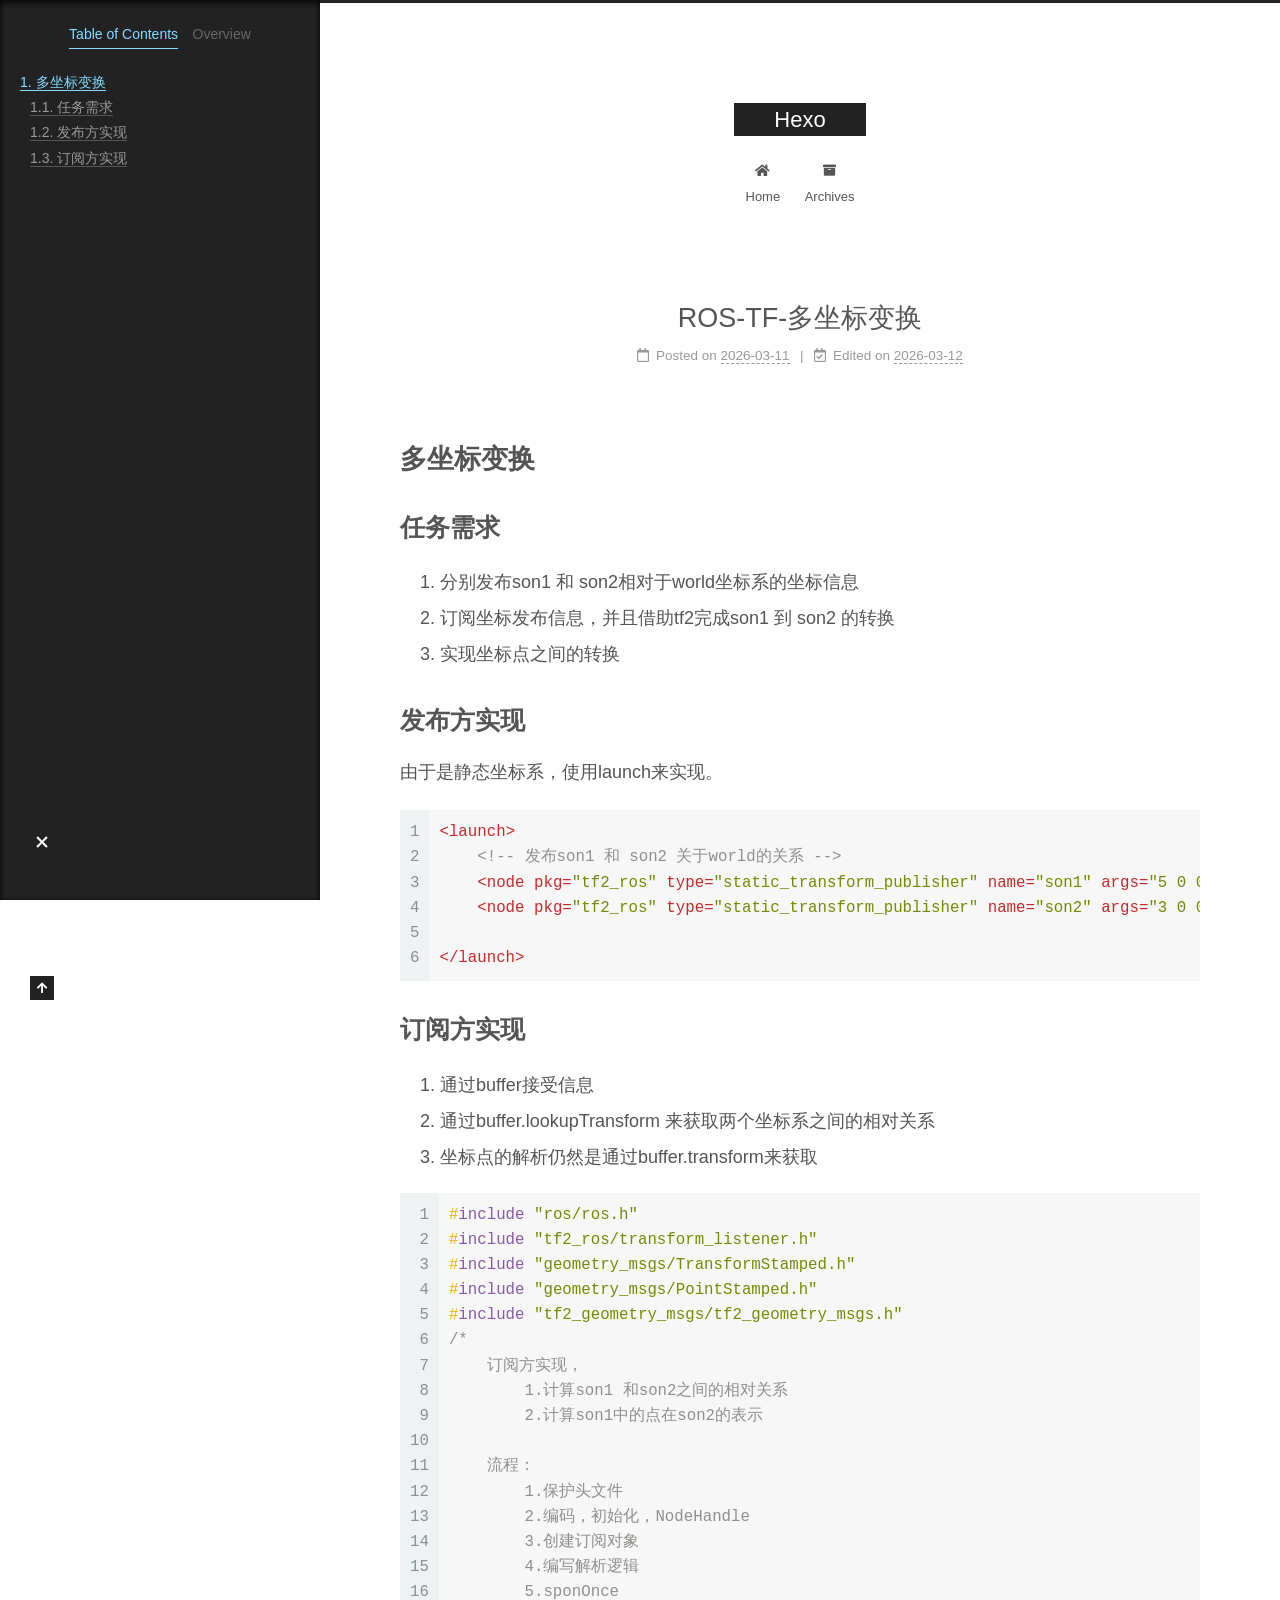
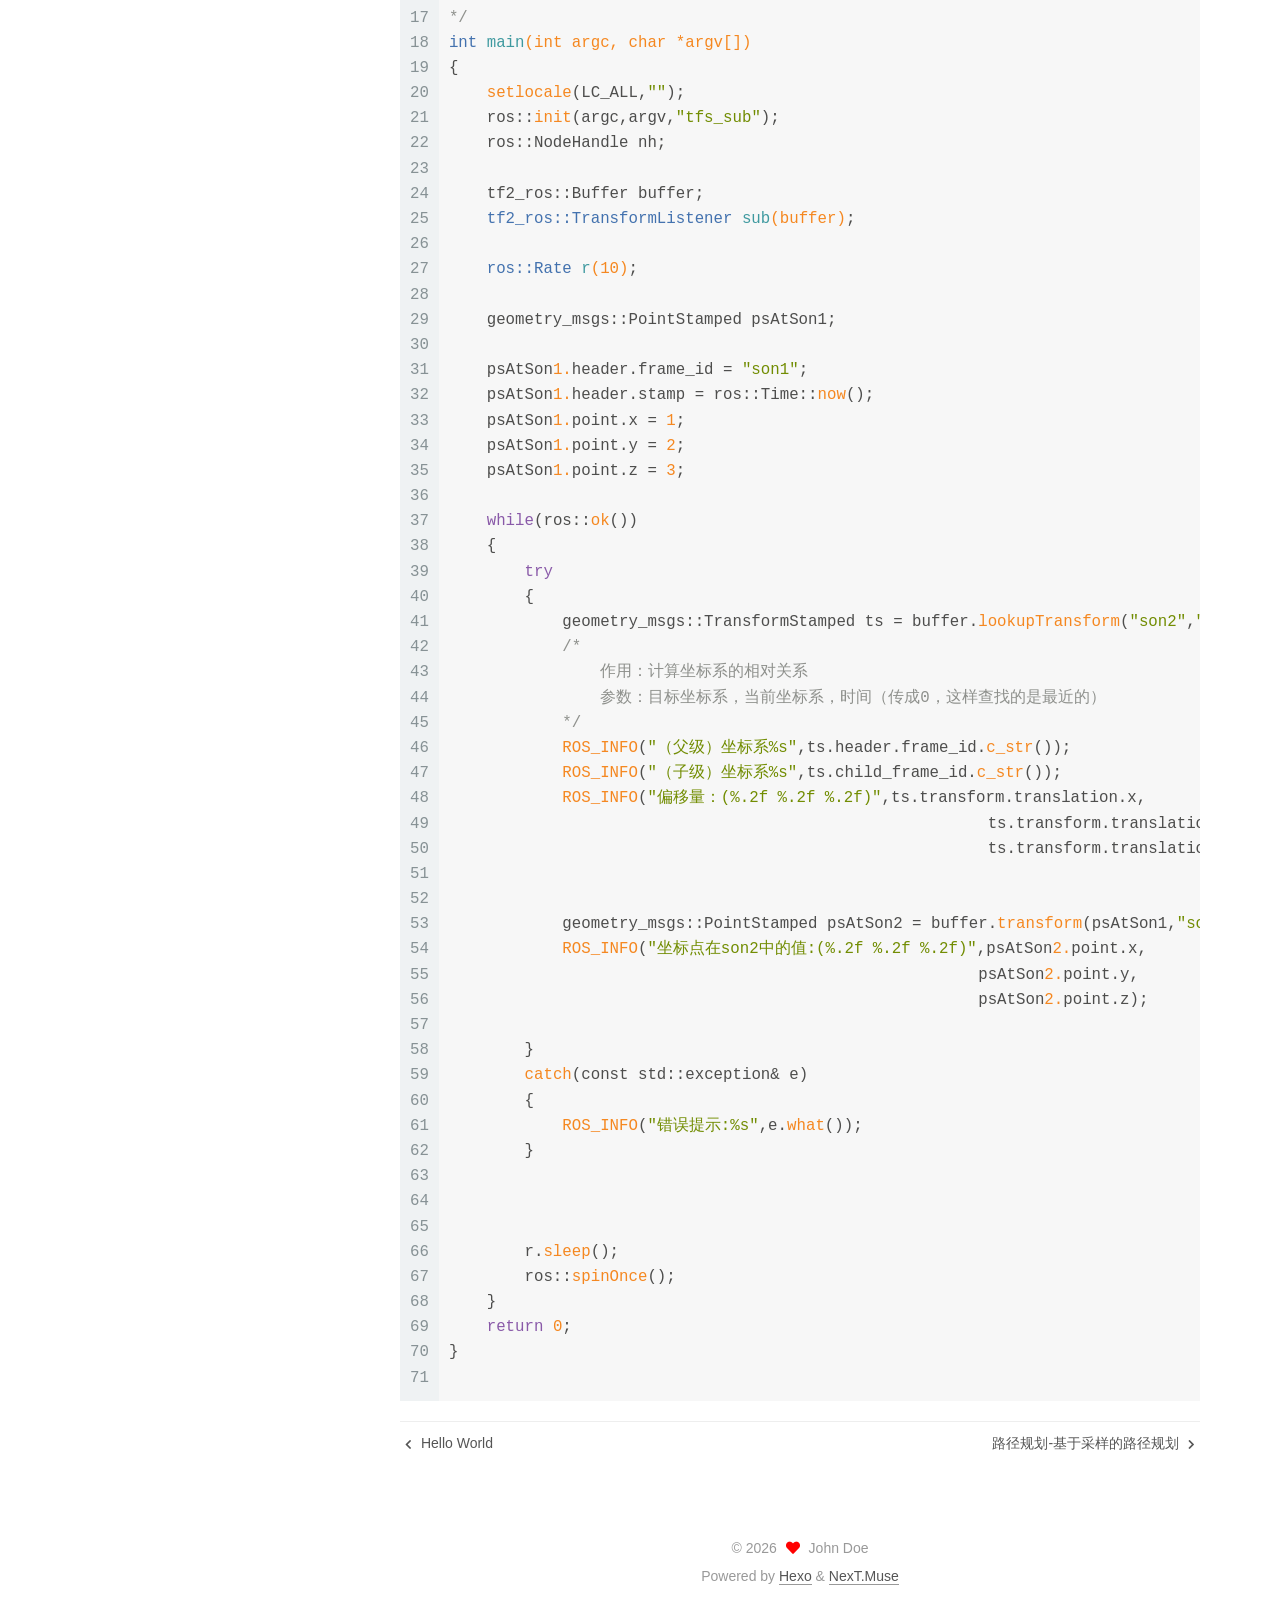
<file: 2026/03/11/ROS-TF-多坐标变换/index.html>
<!DOCTYPE html>
<html lang="en">
<head>
  <meta charset="UTF-8">
<meta name="viewport" content="width=device-width, initial-scale=1, maximum-scale=2">
<meta name="theme-color" content="#222">
<meta name="generator" content="Hexo 7.3.0">
  <link rel="apple-touch-icon" sizes="180x180" href="/images/apple-touch-icon-next.png">
  <link rel="icon" type="image/png" sizes="32x32" href="/images/favicon-32x32-next.png">
  <link rel="icon" type="image/png" sizes="16x16" href="/images/favicon-16x16-next.png">
  <link rel="mask-icon" href="/images/logo.svg" color="#222">

<link rel="stylesheet" href="/css/main.css">


<link rel="stylesheet" href="/lib/font-awesome/css/all.min.css">

<script id="hexo-configurations">
    var NexT = window.NexT || {};
    var CONFIG = {"hostname":"example.com","root":"/","scheme":"Muse","version":"7.8.0","exturl":false,"sidebar":{"position":"left","display":"post","padding":18,"offset":12,"onmobile":false},"copycode":{"enable":false,"show_result":false,"style":null},"back2top":{"enable":true,"sidebar":false,"scrollpercent":false},"bookmark":{"enable":false,"color":"#222","save":"auto"},"fancybox":false,"mediumzoom":false,"lazyload":false,"pangu":false,"comments":{"style":"tabs","active":null,"storage":true,"lazyload":false,"nav":null},"algolia":{"hits":{"per_page":10},"labels":{"input_placeholder":"Search for Posts","hits_empty":"We didn't find any results for the search: ${query}","hits_stats":"${hits} results found in ${time} ms"}},"localsearch":{"enable":false,"trigger":"auto","top_n_per_article":1,"unescape":false,"preload":false},"motion":{"enable":true,"async":false,"transition":{"post_block":"fadeIn","post_header":"slideDownIn","post_body":"slideDownIn","coll_header":"slideLeftIn","sidebar":"slideUpIn"}}};
  </script>

  <meta name="description" content="多坐标变换任务需求 分别发布son1 和 son2相对于world坐标系的坐标信息 订阅坐标发布信息，并且借助tf2完成son1 到 son2 的转换 实现坐标点之间的转换  发布方实现由于是静态坐标系，使用launch来实现。 123456&lt;launch&gt;    &lt;!-- 发布son1 和 son2 关于world的关系 --&gt;    &lt;node pkg&#x3D;&amp;quot">
<meta property="og:type" content="article">
<meta property="og:title" content="ROS-TF-多坐标变换">
<meta property="og:url" content="http://example.com/2026/03/11/ROS-TF-%E5%A4%9A%E5%9D%90%E6%A0%87%E5%8F%98%E6%8D%A2/index.html">
<meta property="og:site_name" content="Hexo">
<meta property="og:description" content="多坐标变换任务需求 分别发布son1 和 son2相对于world坐标系的坐标信息 订阅坐标发布信息，并且借助tf2完成son1 到 son2 的转换 实现坐标点之间的转换  发布方实现由于是静态坐标系，使用launch来实现。 123456&lt;launch&gt;    &lt;!-- 发布son1 和 son2 关于world的关系 --&gt;    &lt;node pkg&#x3D;&amp;quot">
<meta property="og:locale" content="en_US">
<meta property="article:published_time" content="2026-03-11T10:20:15.000Z">
<meta property="article:modified_time" content="2026-03-12T12:29:21.210Z">
<meta property="article:author" content="John Doe">
<meta name="twitter:card" content="summary">

<link rel="canonical" href="http://example.com/2026/03/11/ROS-TF-%E5%A4%9A%E5%9D%90%E6%A0%87%E5%8F%98%E6%8D%A2/">


<script id="page-configurations">
  // https://hexo.io/docs/variables.html
  CONFIG.page = {
    sidebar: "",
    isHome : false,
    isPost : true,
    lang   : 'en'
  };
</script>

  <title>ROS-TF-多坐标变换 | Hexo</title>
  






  <noscript>
  <style>
  .use-motion .brand,
  .use-motion .menu-item,
  .sidebar-inner,
  .use-motion .post-block,
  .use-motion .pagination,
  .use-motion .comments,
  .use-motion .post-header,
  .use-motion .post-body,
  .use-motion .collection-header { opacity: initial; }

  .use-motion .site-title,
  .use-motion .site-subtitle {
    opacity: initial;
    top: initial;
  }

  .use-motion .logo-line-before i { left: initial; }
  .use-motion .logo-line-after i { right: initial; }
  </style>
</noscript>

</head>

<body itemscope itemtype="http://schema.org/WebPage">
  <div class="container use-motion">
    <div class="headband"></div>

    <header class="header" itemscope itemtype="http://schema.org/WPHeader">
      <div class="header-inner"><div class="site-brand-container">
  <div class="site-nav-toggle">
    <div class="toggle" aria-label="Toggle navigation bar">
      <span class="toggle-line toggle-line-first"></span>
      <span class="toggle-line toggle-line-middle"></span>
      <span class="toggle-line toggle-line-last"></span>
    </div>
  </div>

  <div class="site-meta">

    <a href="/" class="brand" rel="start">
      <span class="logo-line-before"><i></i></span>
      <h1 class="site-title">Hexo</h1>
      <span class="logo-line-after"><i></i></span>
    </a>
  </div>

  <div class="site-nav-right">
    <div class="toggle popup-trigger">
    </div>
  </div>
</div>




<nav class="site-nav">
  <ul id="menu" class="main-menu menu">
        <li class="menu-item menu-item-home">

    <a href="/" rel="section"><i class="fa fa-home fa-fw"></i>Home</a>

  </li>
        <li class="menu-item menu-item-archives">

    <a href="/archives/" rel="section"><i class="fa fa-archive fa-fw"></i>Archives</a>

  </li>
  </ul>
</nav>




</div>
    </header>

    
  <div class="back-to-top">
    <i class="fa fa-arrow-up"></i>
    <span>0%</span>
  </div>


    <main class="main">
      <div class="main-inner">
        <div class="content-wrap">
          

          <div class="content post posts-expand">
            

    
  
  
  <article itemscope itemtype="http://schema.org/Article" class="post-block" lang="en">
    <link itemprop="mainEntityOfPage" href="http://example.com/2026/03/11/ROS-TF-%E5%A4%9A%E5%9D%90%E6%A0%87%E5%8F%98%E6%8D%A2/">

    <span hidden itemprop="author" itemscope itemtype="http://schema.org/Person">
      <meta itemprop="image" content="/images/avatar.gif">
      <meta itemprop="name" content="John Doe">
      <meta itemprop="description" content="">
    </span>

    <span hidden itemprop="publisher" itemscope itemtype="http://schema.org/Organization">
      <meta itemprop="name" content="Hexo">
    </span>
      <header class="post-header">
        <h1 class="post-title" itemprop="name headline">
          ROS-TF-多坐标变换
        </h1>

        <div class="post-meta">
            <span class="post-meta-item">
              <span class="post-meta-item-icon">
                <i class="far fa-calendar"></i>
              </span>
              <span class="post-meta-item-text">Posted on</span>

              <time title="Created: 2026-03-11 18:20:15" itemprop="dateCreated datePublished" datetime="2026-03-11T18:20:15+08:00">2026-03-11</time>
            </span>
              <span class="post-meta-item">
                <span class="post-meta-item-icon">
                  <i class="far fa-calendar-check"></i>
                </span>
                <span class="post-meta-item-text">Edited on</span>
                <time title="Modified: 2026-03-12 20:29:21" itemprop="dateModified" datetime="2026-03-12T20:29:21+08:00">2026-03-12</time>
              </span>

          

        </div>
      </header>

    
    
    
    <div class="post-body" itemprop="articleBody">

      
        <h1 id="多坐标变换"><a href="#多坐标变换" class="headerlink" title="多坐标变换"></a>多坐标变换</h1><h2 id="任务需求"><a href="#任务需求" class="headerlink" title="任务需求"></a>任务需求</h2><ol>
<li>分别发布son1 和 son2相对于world坐标系的坐标信息</li>
<li>订阅坐标发布信息，并且借助tf2完成son1 到 son2 的转换</li>
<li>实现坐标点之间的转换</li>
</ol>
<h2 id="发布方实现"><a href="#发布方实现" class="headerlink" title="发布方实现"></a>发布方实现</h2><p>由于是静态坐标系，使用launch来实现。</p>
<figure class="highlight xml"><table><tr><td class="gutter"><pre><span class="line">1</span><br><span class="line">2</span><br><span class="line">3</span><br><span class="line">4</span><br><span class="line">5</span><br><span class="line">6</span><br></pre></td><td class="code"><pre><span class="line"><span class="tag">&lt;<span class="name">launch</span>&gt;</span></span><br><span class="line">    <span class="comment">&lt;!-- 发布son1 和 son2 关于world的关系 --&gt;</span></span><br><span class="line">    <span class="tag">&lt;<span class="name">node</span> <span class="attr">pkg</span>=<span class="string">&quot;tf2_ros&quot;</span> <span class="attr">type</span>=<span class="string">&quot;static_transform_publisher&quot;</span> <span class="attr">name</span>=<span class="string">&quot;son1&quot;</span> <span class="attr">args</span>=<span class="string">&quot;5 0 0 0 0 0 /world /son1&quot;</span> <span class="attr">output</span>=<span class="string">&quot;screen&quot;</span> /&gt;</span></span><br><span class="line">    <span class="tag">&lt;<span class="name">node</span> <span class="attr">pkg</span>=<span class="string">&quot;tf2_ros&quot;</span> <span class="attr">type</span>=<span class="string">&quot;static_transform_publisher&quot;</span> <span class="attr">name</span>=<span class="string">&quot;son2&quot;</span> <span class="attr">args</span>=<span class="string">&quot;3 0 0 0 0 0 /world /son2&quot;</span> <span class="attr">output</span>=<span class="string">&quot;screen&quot;</span> /&gt;</span></span><br><span class="line"></span><br><span class="line"><span class="tag">&lt;/<span class="name">launch</span>&gt;</span></span><br></pre></td></tr></table></figure>



<h2 id="订阅方实现"><a href="#订阅方实现" class="headerlink" title="订阅方实现"></a>订阅方实现</h2><ol>
<li>通过buffer接受信息</li>
<li>通过buffer.lookupTransform 来获取两个坐标系之间的相对关系</li>
<li>坐标点的解析仍然是通过buffer.transform来获取</li>
</ol>
<figure class="highlight c++"><table><tr><td class="gutter"><pre><span class="line">1</span><br><span class="line">2</span><br><span class="line">3</span><br><span class="line">4</span><br><span class="line">5</span><br><span class="line">6</span><br><span class="line">7</span><br><span class="line">8</span><br><span class="line">9</span><br><span class="line">10</span><br><span class="line">11</span><br><span class="line">12</span><br><span class="line">13</span><br><span class="line">14</span><br><span class="line">15</span><br><span class="line">16</span><br><span class="line">17</span><br><span class="line">18</span><br><span class="line">19</span><br><span class="line">20</span><br><span class="line">21</span><br><span class="line">22</span><br><span class="line">23</span><br><span class="line">24</span><br><span class="line">25</span><br><span class="line">26</span><br><span class="line">27</span><br><span class="line">28</span><br><span class="line">29</span><br><span class="line">30</span><br><span class="line">31</span><br><span class="line">32</span><br><span class="line">33</span><br><span class="line">34</span><br><span class="line">35</span><br><span class="line">36</span><br><span class="line">37</span><br><span class="line">38</span><br><span class="line">39</span><br><span class="line">40</span><br><span class="line">41</span><br><span class="line">42</span><br><span class="line">43</span><br><span class="line">44</span><br><span class="line">45</span><br><span class="line">46</span><br><span class="line">47</span><br><span class="line">48</span><br><span class="line">49</span><br><span class="line">50</span><br><span class="line">51</span><br><span class="line">52</span><br><span class="line">53</span><br><span class="line">54</span><br><span class="line">55</span><br><span class="line">56</span><br><span class="line">57</span><br><span class="line">58</span><br><span class="line">59</span><br><span class="line">60</span><br><span class="line">61</span><br><span class="line">62</span><br><span class="line">63</span><br><span class="line">64</span><br><span class="line">65</span><br><span class="line">66</span><br><span class="line">67</span><br><span class="line">68</span><br><span class="line">69</span><br><span class="line">70</span><br><span class="line">71</span><br></pre></td><td class="code"><pre><span class="line"><span class="meta">#<span class="keyword">include</span> <span class="string">&quot;ros/ros.h&quot;</span></span></span><br><span class="line"><span class="meta">#<span class="keyword">include</span> <span class="string">&quot;tf2_ros/transform_listener.h&quot;</span></span></span><br><span class="line"><span class="meta">#<span class="keyword">include</span> <span class="string">&quot;geometry_msgs/TransformStamped.h&quot;</span></span></span><br><span class="line"><span class="meta">#<span class="keyword">include</span> <span class="string">&quot;geometry_msgs/PointStamped.h&quot;</span></span></span><br><span class="line"><span class="meta">#<span class="keyword">include</span> <span class="string">&quot;tf2_geometry_msgs/tf2_geometry_msgs.h&quot;</span></span></span><br><span class="line"><span class="comment">/*</span></span><br><span class="line"><span class="comment">    订阅方实现，</span></span><br><span class="line"><span class="comment">        1.计算son1 和son2之间的相对关系</span></span><br><span class="line"><span class="comment">        2.计算son1中的点在son2的表示</span></span><br><span class="line"><span class="comment"></span></span><br><span class="line"><span class="comment">    流程：</span></span><br><span class="line"><span class="comment">        1.保护头文件</span></span><br><span class="line"><span class="comment">        2.编码，初始化，NodeHandle</span></span><br><span class="line"><span class="comment">        3.创建订阅对象</span></span><br><span class="line"><span class="comment">        4.编写解析逻辑</span></span><br><span class="line"><span class="comment">        5.sponOnce</span></span><br><span class="line"><span class="comment">*/</span></span><br><span class="line"><span class="function"><span class="type">int</span> <span class="title">main</span><span class="params">(<span class="type">int</span> argc, <span class="type">char</span> *argv[])</span></span></span><br><span class="line"><span class="function"></span>&#123;</span><br><span class="line">    <span class="built_in">setlocale</span>(LC_ALL,<span class="string">&quot;&quot;</span>);</span><br><span class="line">    ros::<span class="built_in">init</span>(argc,argv,<span class="string">&quot;tfs_sub&quot;</span>);</span><br><span class="line">    ros::NodeHandle nh;</span><br><span class="line"></span><br><span class="line">    tf2_ros::Buffer buffer;</span><br><span class="line">    <span class="function">tf2_ros::TransformListener <span class="title">sub</span><span class="params">(buffer)</span></span>;</span><br><span class="line"></span><br><span class="line">    <span class="function">ros::Rate <span class="title">r</span><span class="params">(<span class="number">10</span>)</span></span>;</span><br><span class="line"></span><br><span class="line">    geometry_msgs::PointStamped psAtSon1;</span><br><span class="line">    </span><br><span class="line">    psAtSon<span class="number">1.</span>header.frame_id = <span class="string">&quot;son1&quot;</span>;</span><br><span class="line">    psAtSon<span class="number">1.</span>header.stamp = ros::Time::<span class="built_in">now</span>();</span><br><span class="line">    psAtSon<span class="number">1.</span>point.x = <span class="number">1</span>;</span><br><span class="line">    psAtSon<span class="number">1.</span>point.y = <span class="number">2</span>;</span><br><span class="line">    psAtSon<span class="number">1.</span>point.z = <span class="number">3</span>;</span><br><span class="line"></span><br><span class="line">    <span class="keyword">while</span>(ros::<span class="built_in">ok</span>())</span><br><span class="line">    &#123;</span><br><span class="line">        <span class="keyword">try</span></span><br><span class="line">        &#123;</span><br><span class="line">            geometry_msgs::TransformStamped ts = buffer.<span class="built_in">lookupTransform</span>(<span class="string">&quot;son2&quot;</span>,<span class="string">&quot;son1&quot;</span>,ros::<span class="built_in">Time</span>(<span class="number">0</span>));</span><br><span class="line">            <span class="comment">/*</span></span><br><span class="line"><span class="comment">                作用：计算坐标系的相对关系</span></span><br><span class="line"><span class="comment">                参数：目标坐标系，当前坐标系，时间（传成0，这样查找的是最近的）</span></span><br><span class="line"><span class="comment">            */</span></span><br><span class="line">            <span class="built_in">ROS_INFO</span>(<span class="string">&quot;（父级）坐标系%s&quot;</span>,ts.header.frame_id.<span class="built_in">c_str</span>());</span><br><span class="line">            <span class="built_in">ROS_INFO</span>(<span class="string">&quot;（子级）坐标系%s&quot;</span>,ts.child_frame_id.<span class="built_in">c_str</span>());</span><br><span class="line">            <span class="built_in">ROS_INFO</span>(<span class="string">&quot;偏移量：(%.2f %.2f %.2f)&quot;</span>,ts.transform.translation.x,</span><br><span class="line">                                                         ts.transform.translation.y,</span><br><span class="line">                                                         ts.transform.translation.z);</span><br><span class="line"></span><br><span class="line"></span><br><span class="line">            geometry_msgs::PointStamped psAtSon2 = buffer.<span class="built_in">transform</span>(psAtSon1,<span class="string">&quot;son2&quot;</span>);</span><br><span class="line">            <span class="built_in">ROS_INFO</span>(<span class="string">&quot;坐标点在son2中的值:(%.2f %.2f %.2f)&quot;</span>,psAtSon<span class="number">2.</span>point.x,</span><br><span class="line">                                                        psAtSon<span class="number">2.</span>point.y,</span><br><span class="line">                                                        psAtSon<span class="number">2.</span>point.z);</span><br><span class="line"></span><br><span class="line">        &#125;</span><br><span class="line">        <span class="built_in">catch</span>(<span class="type">const</span> std::exception&amp; e)</span><br><span class="line">        &#123;</span><br><span class="line">            <span class="built_in">ROS_INFO</span>(<span class="string">&quot;错误提示:%s&quot;</span>,e.<span class="built_in">what</span>());</span><br><span class="line">        &#125;</span><br><span class="line">        </span><br><span class="line"></span><br><span class="line"></span><br><span class="line">        r.<span class="built_in">sleep</span>();</span><br><span class="line">        ros::<span class="built_in">spinOnce</span>();</span><br><span class="line">    &#125;</span><br><span class="line">    <span class="keyword">return</span> <span class="number">0</span>;</span><br><span class="line">&#125;</span><br><span class="line"></span><br></pre></td></tr></table></figure>


    </div>

    
    
    

      <footer class="post-footer">

        


        
    <div class="post-nav">
      <div class="post-nav-item">
    <a href="/2026/03/11/hello-world/" rel="prev" title="Hello World">
      <i class="fa fa-chevron-left"></i> Hello World
    </a></div>
      <div class="post-nav-item">
    <a href="/2026/03/17/%E8%B7%AF%E5%BE%84%E8%A7%84%E5%88%92-%E5%9F%BA%E4%BA%8E%E9%87%87%E6%A0%B7%E7%9A%84%E8%B7%AF%E5%BE%84%E8%A7%84%E5%88%92-RRT%E7%AE%97%E6%B3%95/" rel="next" title="路径规划-基于采样的路径规划">
      路径规划-基于采样的路径规划 <i class="fa fa-chevron-right"></i>
    </a></div>
    </div>
      </footer>
    
  </article>
  
  
  



          </div>
          

<script>
  window.addEventListener('tabs:register', () => {
    let { activeClass } = CONFIG.comments;
    if (CONFIG.comments.storage) {
      activeClass = localStorage.getItem('comments_active') || activeClass;
    }
    if (activeClass) {
      let activeTab = document.querySelector(`a[href="#comment-${activeClass}"]`);
      if (activeTab) {
        activeTab.click();
      }
    }
  });
  if (CONFIG.comments.storage) {
    window.addEventListener('tabs:click', event => {
      if (!event.target.matches('.tabs-comment .tab-content .tab-pane')) return;
      let commentClass = event.target.classList[1];
      localStorage.setItem('comments_active', commentClass);
    });
  }
</script>

        </div>
          
  
  <div class="toggle sidebar-toggle">
    <span class="toggle-line toggle-line-first"></span>
    <span class="toggle-line toggle-line-middle"></span>
    <span class="toggle-line toggle-line-last"></span>
  </div>

  <aside class="sidebar">
    <div class="sidebar-inner">

      <ul class="sidebar-nav motion-element">
        <li class="sidebar-nav-toc">
          Table of Contents
        </li>
        <li class="sidebar-nav-overview">
          Overview
        </li>
      </ul>

      <!--noindex-->
      <div class="post-toc-wrap sidebar-panel">
          <div class="post-toc motion-element"><ol class="nav"><li class="nav-item nav-level-1"><a class="nav-link" href="#%E5%A4%9A%E5%9D%90%E6%A0%87%E5%8F%98%E6%8D%A2"><span class="nav-number">1.</span> <span class="nav-text">多坐标变换</span></a><ol class="nav-child"><li class="nav-item nav-level-2"><a class="nav-link" href="#%E4%BB%BB%E5%8A%A1%E9%9C%80%E6%B1%82"><span class="nav-number">1.1.</span> <span class="nav-text">任务需求</span></a></li><li class="nav-item nav-level-2"><a class="nav-link" href="#%E5%8F%91%E5%B8%83%E6%96%B9%E5%AE%9E%E7%8E%B0"><span class="nav-number">1.2.</span> <span class="nav-text">发布方实现</span></a></li><li class="nav-item nav-level-2"><a class="nav-link" href="#%E8%AE%A2%E9%98%85%E6%96%B9%E5%AE%9E%E7%8E%B0"><span class="nav-number">1.3.</span> <span class="nav-text">订阅方实现</span></a></li></ol></li></ol></div>
      </div>
      <!--/noindex-->

      <div class="site-overview-wrap sidebar-panel">
        <div class="site-author motion-element" itemprop="author" itemscope itemtype="http://schema.org/Person">
  <p class="site-author-name" itemprop="name">John Doe</p>
  <div class="site-description" itemprop="description"></div>
</div>
<div class="site-state-wrap motion-element">
  <nav class="site-state">
      <div class="site-state-item site-state-posts">
          <a href="/archives/">
        
          <span class="site-state-item-count">6</span>
          <span class="site-state-item-name">posts</span>
        </a>
      </div>
  </nav>
</div>



      </div>

    </div>
  </aside>
  <div id="sidebar-dimmer"></div>


      </div>
    </main>

    <footer class="footer">
      <div class="footer-inner">
        

        

<div class="copyright">
  
  &copy; 
  <span itemprop="copyrightYear">2026</span>
  <span class="with-love">
    <i class="fa fa-heart"></i>
  </span>
  <span class="author" itemprop="copyrightHolder">John Doe</span>
</div>
  <div class="powered-by">Powered by <a href="https://hexo.io/" class="theme-link" rel="noopener" target="_blank">Hexo</a> & <a href="https://muse.theme-next.org/" class="theme-link" rel="noopener" target="_blank">NexT.Muse</a>
  </div>

        








      </div>
    </footer>
  </div>

  
  <script src="/lib/anime.min.js"></script>
  <script src="/lib/velocity/velocity.min.js"></script>
  <script src="/lib/velocity/velocity.ui.min.js"></script>

<script src="/js/utils.js"></script>

<script src="/js/motion.js"></script>


<script src="/js/schemes/muse.js"></script>


<script src="/js/next-boot.js"></script>




  















  

  

</body>
</html>
</file>
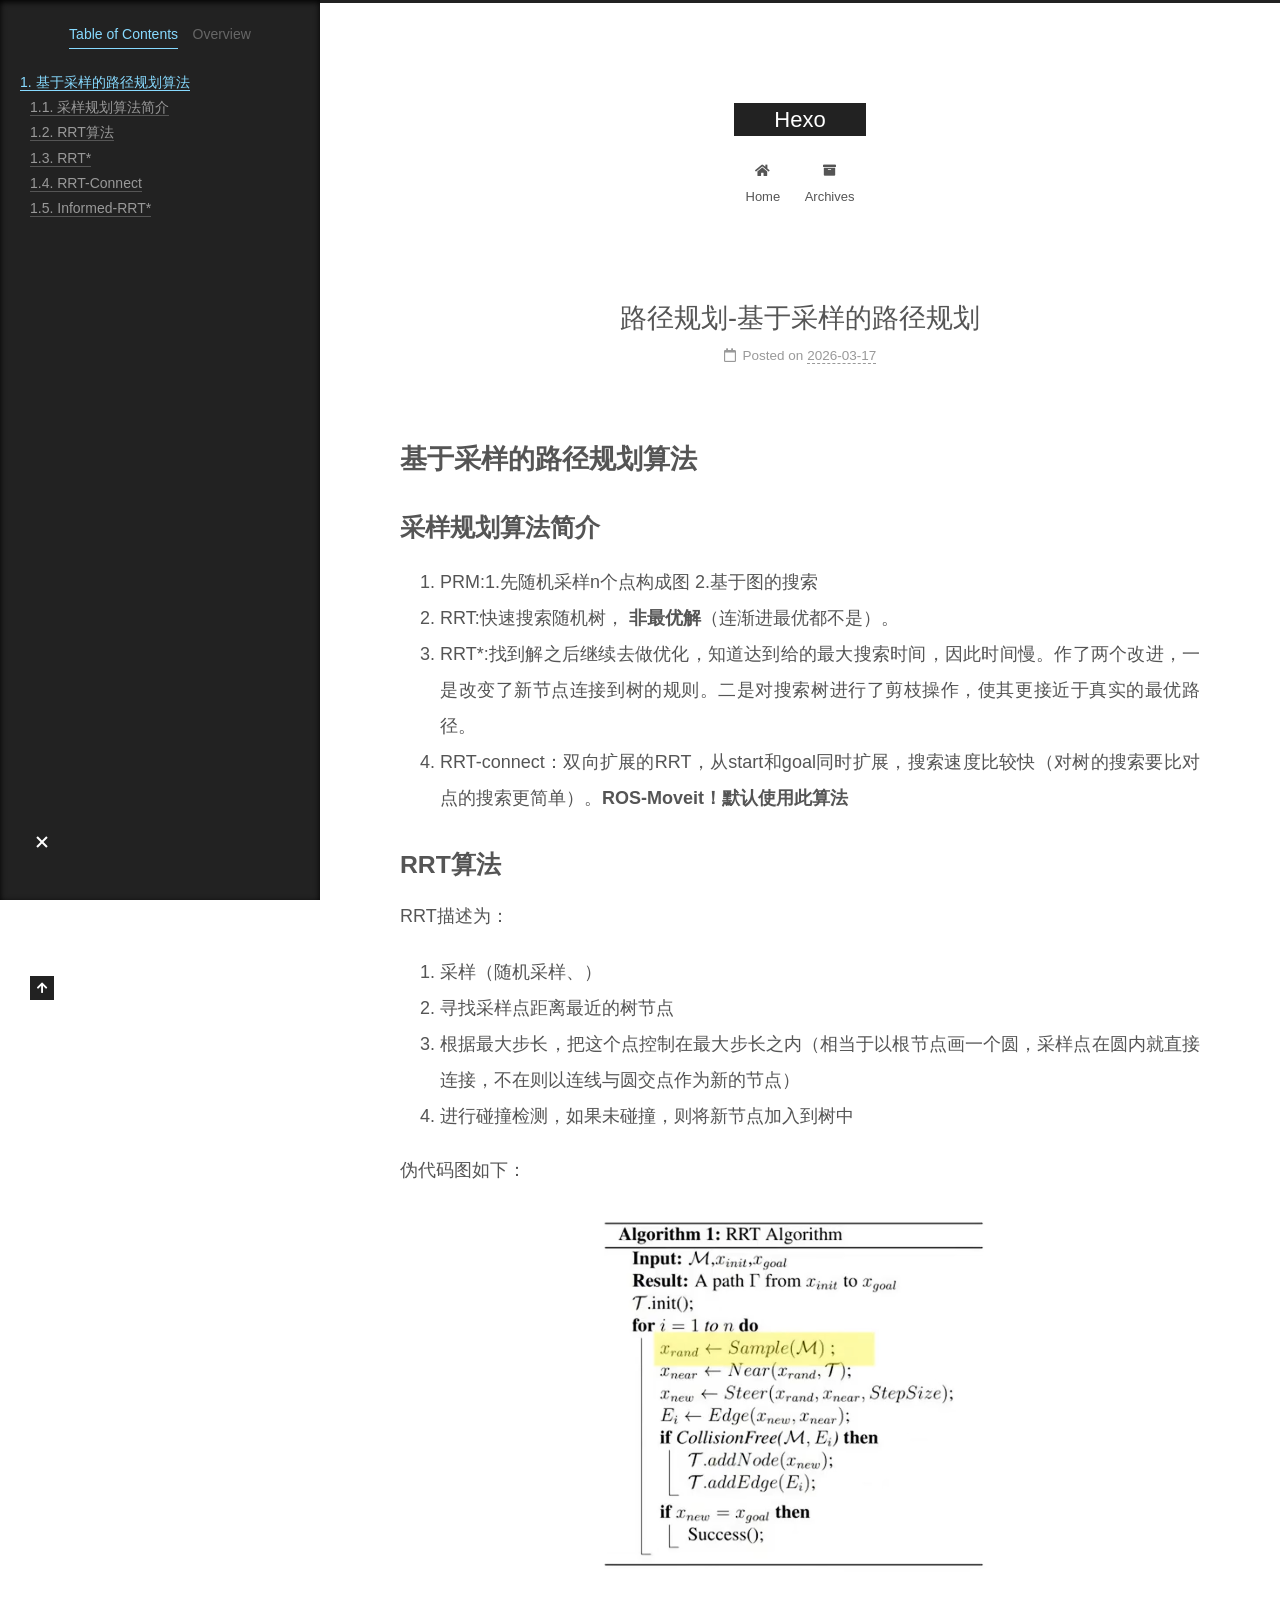
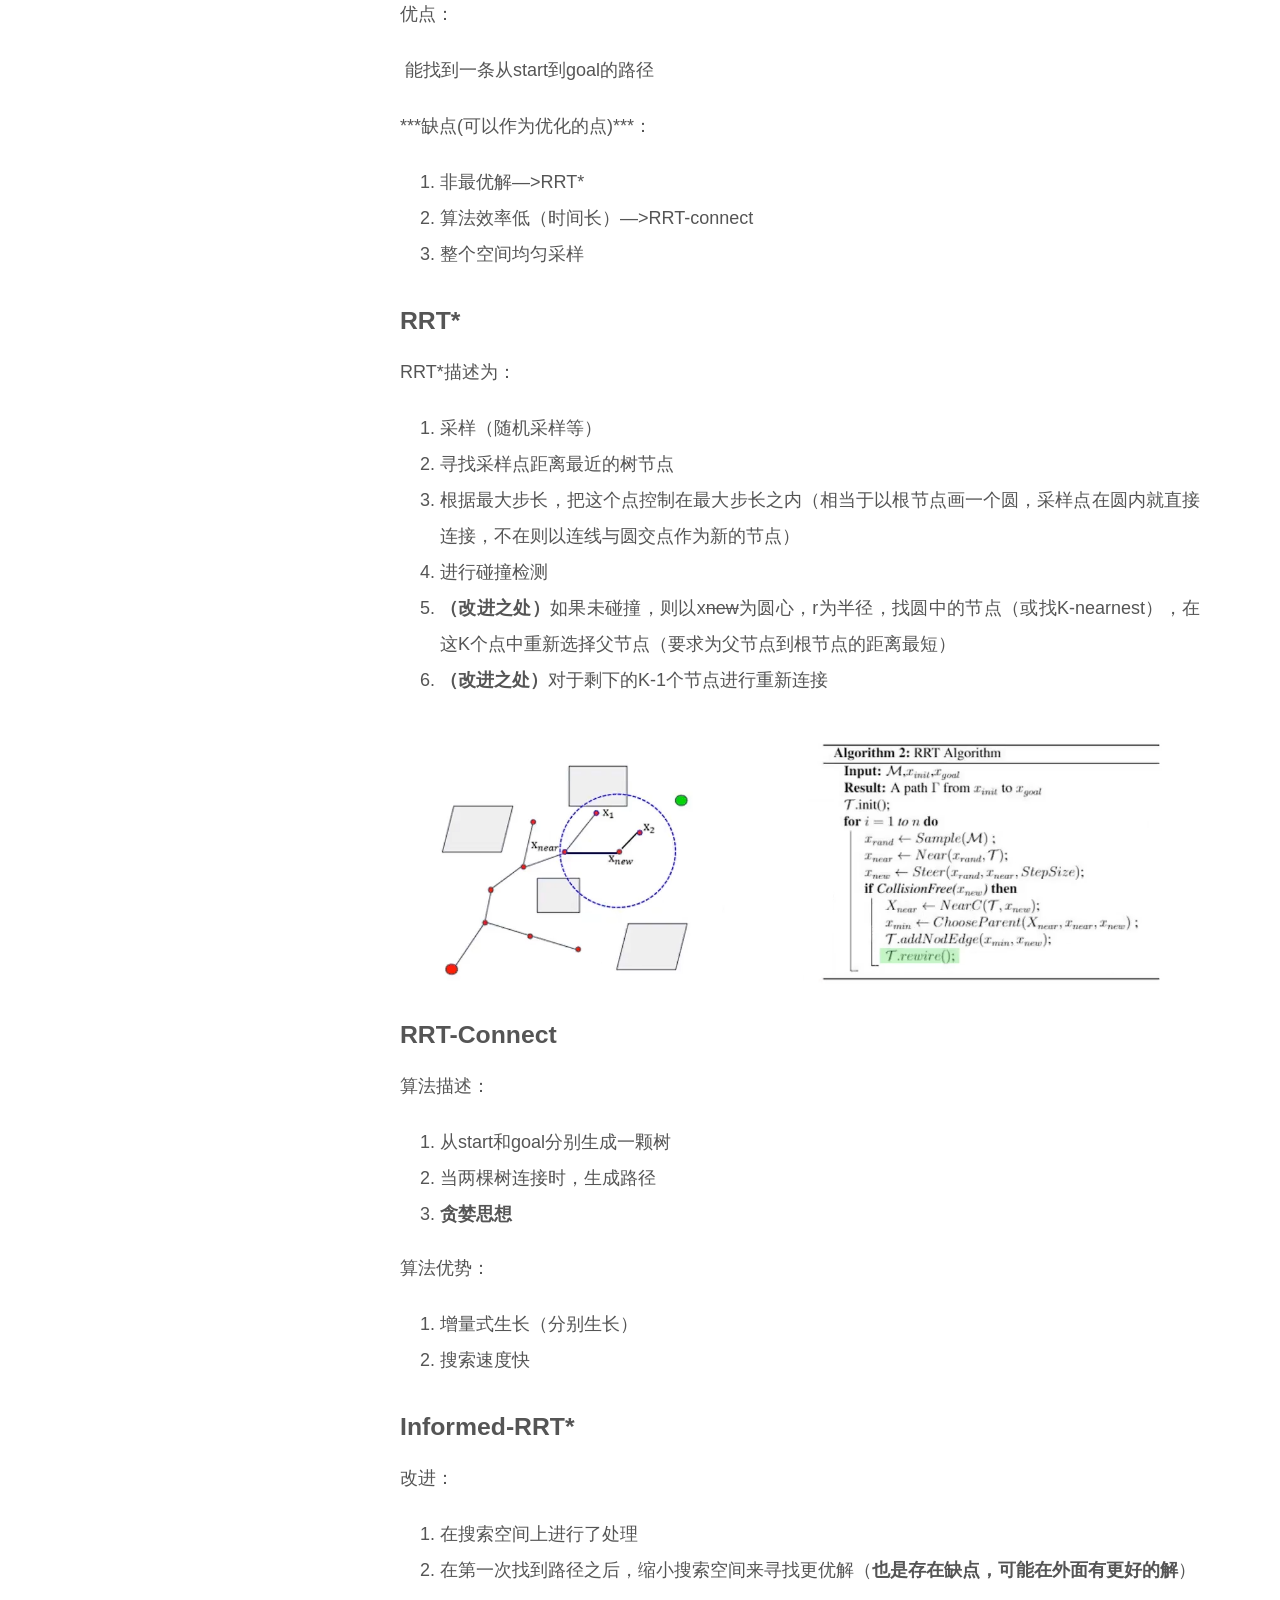
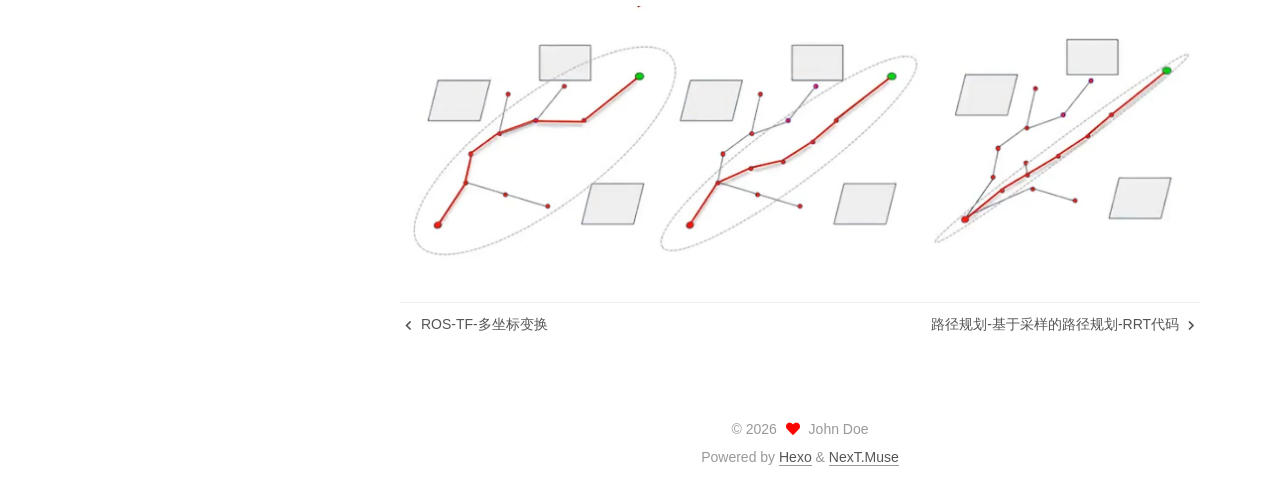
<file: 2026/03/17/路径规划-基于采样的路径规划-RRT算法/index.html>
<!DOCTYPE html>
<html lang="en">
<head>
  <meta charset="UTF-8">
<meta name="viewport" content="width=device-width, initial-scale=1, maximum-scale=2">
<meta name="theme-color" content="#222">
<meta name="generator" content="Hexo 7.3.0">
  <link rel="apple-touch-icon" sizes="180x180" href="/images/apple-touch-icon-next.png">
  <link rel="icon" type="image/png" sizes="32x32" href="/images/favicon-32x32-next.png">
  <link rel="icon" type="image/png" sizes="16x16" href="/images/favicon-16x16-next.png">
  <link rel="mask-icon" href="/images/logo.svg" color="#222">

<link rel="stylesheet" href="/css/main.css">


<link rel="stylesheet" href="/lib/font-awesome/css/all.min.css">

<script id="hexo-configurations">
    var NexT = window.NexT || {};
    var CONFIG = {"hostname":"example.com","root":"/","scheme":"Muse","version":"7.8.0","exturl":false,"sidebar":{"position":"left","display":"post","padding":18,"offset":12,"onmobile":false},"copycode":{"enable":false,"show_result":false,"style":null},"back2top":{"enable":true,"sidebar":false,"scrollpercent":false},"bookmark":{"enable":false,"color":"#222","save":"auto"},"fancybox":false,"mediumzoom":false,"lazyload":false,"pangu":false,"comments":{"style":"tabs","active":null,"storage":true,"lazyload":false,"nav":null},"algolia":{"hits":{"per_page":10},"labels":{"input_placeholder":"Search for Posts","hits_empty":"We didn't find any results for the search: ${query}","hits_stats":"${hits} results found in ${time} ms"}},"localsearch":{"enable":false,"trigger":"auto","top_n_per_article":1,"unescape":false,"preload":false},"motion":{"enable":true,"async":false,"transition":{"post_block":"fadeIn","post_header":"slideDownIn","post_body":"slideDownIn","coll_header":"slideLeftIn","sidebar":"slideUpIn"}}};
  </script>

  <meta name="description" content="基于采样的路径规划算法采样规划算法简介 PRM:1.先随机采样n个点构成图 2.基于图的搜索 RRT:快速搜索随机树， 非最优解（连渐进最优都不是）。 RRT*:找到解之后继续去做优化，知道达到给的最大搜索时间，因此时间慢。作了两个改进，一是改变了新节点连接到树的规则。二是对搜索树进行了剪枝操作，使其更接近于真实的最优路径。 RRT-connect：双向扩展的RRT，从start和goal同时扩展">
<meta property="og:type" content="article">
<meta property="og:title" content="路径规划-基于采样的路径规划">
<meta property="og:url" content="http://example.com/2026/03/17/%E8%B7%AF%E5%BE%84%E8%A7%84%E5%88%92-%E5%9F%BA%E4%BA%8E%E9%87%87%E6%A0%B7%E7%9A%84%E8%B7%AF%E5%BE%84%E8%A7%84%E5%88%92-RRT%E7%AE%97%E6%B3%95/index.html">
<meta property="og:site_name" content="Hexo">
<meta property="og:description" content="基于采样的路径规划算法采样规划算法简介 PRM:1.先随机采样n个点构成图 2.基于图的搜索 RRT:快速搜索随机树， 非最优解（连渐进最优都不是）。 RRT*:找到解之后继续去做优化，知道达到给的最大搜索时间，因此时间慢。作了两个改进，一是改变了新节点连接到树的规则。二是对搜索树进行了剪枝操作，使其更接近于真实的最优路径。 RRT-connect：双向扩展的RRT，从start和goal同时扩展">
<meta property="og:locale" content="en_US">
<meta property="og:image" content="http://example.com/imgs/%E8%B7%AF%E5%BE%84%E8%A7%84%E5%88%92-%E5%9F%BA%E4%BA%8E%E9%87%87%E6%A0%B7%E7%9A%84%E8%B7%AF%E5%BE%84%E8%A7%84%E5%88%92-RRT%E7%AE%97%E6%B3%95/image-20260317161952729.png">
<meta property="og:image" content="http://example.com/imgs/%E8%B7%AF%E5%BE%84%E8%A7%84%E5%88%92-%E5%9F%BA%E4%BA%8E%E9%87%87%E6%A0%B7%E7%9A%84%E8%B7%AF%E5%BE%84%E8%A7%84%E5%88%92-RRT%E7%AE%97%E6%B3%95/image-20260317162422619.png">
<meta property="og:image" content="http://example.com/imgs/%E8%B7%AF%E5%BE%84%E8%A7%84%E5%88%92-%E5%9F%BA%E4%BA%8E%E9%87%87%E6%A0%B7%E7%9A%84%E8%B7%AF%E5%BE%84%E8%A7%84%E5%88%92-RRT%E7%AE%97%E6%B3%95/image-20260317164712067.png">
<meta property="article:published_time" content="2026-03-17T07:35:48.000Z">
<meta property="article:modified_time" content="2026-03-17T10:30:35.083Z">
<meta property="article:author" content="John Doe">
<meta name="twitter:card" content="summary">
<meta name="twitter:image" content="http://example.com/imgs/%E8%B7%AF%E5%BE%84%E8%A7%84%E5%88%92-%E5%9F%BA%E4%BA%8E%E9%87%87%E6%A0%B7%E7%9A%84%E8%B7%AF%E5%BE%84%E8%A7%84%E5%88%92-RRT%E7%AE%97%E6%B3%95/image-20260317161952729.png">

<link rel="canonical" href="http://example.com/2026/03/17/%E8%B7%AF%E5%BE%84%E8%A7%84%E5%88%92-%E5%9F%BA%E4%BA%8E%E9%87%87%E6%A0%B7%E7%9A%84%E8%B7%AF%E5%BE%84%E8%A7%84%E5%88%92-RRT%E7%AE%97%E6%B3%95/">


<script id="page-configurations">
  // https://hexo.io/docs/variables.html
  CONFIG.page = {
    sidebar: "",
    isHome : false,
    isPost : true,
    lang   : 'en'
  };
</script>

  <title>路径规划-基于采样的路径规划 | Hexo</title>
  






  <noscript>
  <style>
  .use-motion .brand,
  .use-motion .menu-item,
  .sidebar-inner,
  .use-motion .post-block,
  .use-motion .pagination,
  .use-motion .comments,
  .use-motion .post-header,
  .use-motion .post-body,
  .use-motion .collection-header { opacity: initial; }

  .use-motion .site-title,
  .use-motion .site-subtitle {
    opacity: initial;
    top: initial;
  }

  .use-motion .logo-line-before i { left: initial; }
  .use-motion .logo-line-after i { right: initial; }
  </style>
</noscript>

</head>

<body itemscope itemtype="http://schema.org/WebPage">
  <div class="container use-motion">
    <div class="headband"></div>

    <header class="header" itemscope itemtype="http://schema.org/WPHeader">
      <div class="header-inner"><div class="site-brand-container">
  <div class="site-nav-toggle">
    <div class="toggle" aria-label="Toggle navigation bar">
      <span class="toggle-line toggle-line-first"></span>
      <span class="toggle-line toggle-line-middle"></span>
      <span class="toggle-line toggle-line-last"></span>
    </div>
  </div>

  <div class="site-meta">

    <a href="/" class="brand" rel="start">
      <span class="logo-line-before"><i></i></span>
      <h1 class="site-title">Hexo</h1>
      <span class="logo-line-after"><i></i></span>
    </a>
  </div>

  <div class="site-nav-right">
    <div class="toggle popup-trigger">
    </div>
  </div>
</div>




<nav class="site-nav">
  <ul id="menu" class="main-menu menu">
        <li class="menu-item menu-item-home">

    <a href="/" rel="section"><i class="fa fa-home fa-fw"></i>Home</a>

  </li>
        <li class="menu-item menu-item-archives">

    <a href="/archives/" rel="section"><i class="fa fa-archive fa-fw"></i>Archives</a>

  </li>
  </ul>
</nav>




</div>
    </header>

    
  <div class="back-to-top">
    <i class="fa fa-arrow-up"></i>
    <span>0%</span>
  </div>


    <main class="main">
      <div class="main-inner">
        <div class="content-wrap">
          

          <div class="content post posts-expand">
            

    
  
  
  <article itemscope itemtype="http://schema.org/Article" class="post-block" lang="en">
    <link itemprop="mainEntityOfPage" href="http://example.com/2026/03/17/%E8%B7%AF%E5%BE%84%E8%A7%84%E5%88%92-%E5%9F%BA%E4%BA%8E%E9%87%87%E6%A0%B7%E7%9A%84%E8%B7%AF%E5%BE%84%E8%A7%84%E5%88%92-RRT%E7%AE%97%E6%B3%95/">

    <span hidden itemprop="author" itemscope itemtype="http://schema.org/Person">
      <meta itemprop="image" content="/images/avatar.gif">
      <meta itemprop="name" content="John Doe">
      <meta itemprop="description" content="">
    </span>

    <span hidden itemprop="publisher" itemscope itemtype="http://schema.org/Organization">
      <meta itemprop="name" content="Hexo">
    </span>
      <header class="post-header">
        <h1 class="post-title" itemprop="name headline">
          路径规划-基于采样的路径规划
        </h1>

        <div class="post-meta">
            <span class="post-meta-item">
              <span class="post-meta-item-icon">
                <i class="far fa-calendar"></i>
              </span>
              <span class="post-meta-item-text">Posted on</span>
              

              <time title="Created: 2026-03-17 15:35:48 / Modified: 18:30:35" itemprop="dateCreated datePublished" datetime="2026-03-17T15:35:48+08:00">2026-03-17</time>
            </span>

          

        </div>
      </header>

    
    
    
    <div class="post-body" itemprop="articleBody">

      
        <h1 id="基于采样的路径规划算法"><a href="#基于采样的路径规划算法" class="headerlink" title="基于采样的路径规划算法"></a>基于采样的路径规划算法</h1><h2 id="采样规划算法简介"><a href="#采样规划算法简介" class="headerlink" title="采样规划算法简介"></a>采样规划算法简介</h2><ol>
<li>PRM:1.先随机采样n个点构成图 2.基于图的搜索</li>
<li>RRT:快速搜索随机树， <strong>非最优解</strong>（连渐进最优都不是）。</li>
<li>RRT*:找到解之后继续去做优化，知道达到给的最大搜索时间，因此时间慢。作了两个改进，一是改变了新节点连接到树的规则。二是对搜索树进行了剪枝操作，使其更接近于真实的最优路径。</li>
<li>RRT-connect：双向扩展的RRT，从start和goal同时扩展，搜索速度比较快（对树的搜索要比对点的搜索更简单）。<strong>ROS-Moveit！默认使用此算法</strong></li>
</ol>
<h2 id="RRT算法"><a href="#RRT算法" class="headerlink" title="RRT算法"></a>RRT算法</h2><p>RRT描述为：</p>
<ol>
<li>采样（随机采样、）</li>
<li>寻找采样点距离最近的树节点</li>
<li>根据最大步长，把这个点控制在最大步长之内（相当于以根节点画一个圆，采样点在圆内就直接连接，不在则以连线与圆交点作为新的节点）</li>
<li>进行碰撞检测，如果未碰撞，则将新节点加入到树中</li>
</ol>
<p>伪代码图如下：</p>
<p><img src="/imgs/%E8%B7%AF%E5%BE%84%E8%A7%84%E5%88%92-%E5%9F%BA%E4%BA%8E%E9%87%87%E6%A0%B7%E7%9A%84%E8%B7%AF%E5%BE%84%E8%A7%84%E5%88%92-RRT%E7%AE%97%E6%B3%95/image-20260317161952729.png"></p>
<p>优点：</p>
<p>​	能找到一条从start到goal的路径</p>
<p>***缺点(可以作为优化的点)***：</p>
<ol>
<li>非最优解—&gt;RRT*</li>
<li>算法效率低（时间长）—&gt;RRT-connect</li>
<li>整个空间均匀采样</li>
</ol>
<h2 id="RRT"><a href="#RRT" class="headerlink" title="RRT*"></a>RRT*</h2><p>RRT*描述为：</p>
<ol>
<li>采样（随机采样等）</li>
<li>寻找采样点距离最近的树节点</li>
<li>根据最大步长，把这个点控制在最大步长之内（相当于以根节点画一个圆，采样点在圆内就直接连接，不在则以连线与圆交点作为新的节点）</li>
<li>进行碰撞检测</li>
<li><strong>（改进之处）</strong>如果未碰撞，则以x<del>new</del>为圆心，r为半径，找圆中的节点（或找K-nearnest），在这K个点中重新选择父节点（要求为父节点到根节点的距离最短）</li>
<li><strong>（改进之处）</strong>对于剩下的K-1个节点进行重新连接</li>
</ol>
<p><img src="/imgs/%E8%B7%AF%E5%BE%84%E8%A7%84%E5%88%92-%E5%9F%BA%E4%BA%8E%E9%87%87%E6%A0%B7%E7%9A%84%E8%B7%AF%E5%BE%84%E8%A7%84%E5%88%92-RRT%E7%AE%97%E6%B3%95/image-20260317162422619.png"></p>
<h2 id="RRT-Connect"><a href="#RRT-Connect" class="headerlink" title="RRT-Connect"></a>RRT-Connect</h2><p>算法描述：</p>
<ol>
<li>从start和goal分别生成一颗树</li>
<li>当两棵树连接时，生成路径</li>
<li><strong>贪婪思想</strong></li>
</ol>
<p>算法优势：</p>
<ol>
<li>增量式生长（分别生长）</li>
<li>搜索速度快</li>
</ol>
<h2 id="Informed-RRT"><a href="#Informed-RRT" class="headerlink" title="Informed-RRT*"></a>Informed-RRT*</h2><p>改进：</p>
<ol>
<li>在搜索空间上进行了处理</li>
<li>在第一次找到路径之后，缩小搜索空间来寻找更优解（<strong>也是存在缺点，可能在外面有更好的解</strong>）</li>
</ol>
<p><img src="/imgs/%E8%B7%AF%E5%BE%84%E8%A7%84%E5%88%92-%E5%9F%BA%E4%BA%8E%E9%87%87%E6%A0%B7%E7%9A%84%E8%B7%AF%E5%BE%84%E8%A7%84%E5%88%92-RRT%E7%AE%97%E6%B3%95/image-20260317164712067.png"></p>

    </div>

    
    
    

      <footer class="post-footer">

        


        
    <div class="post-nav">
      <div class="post-nav-item">
    <a href="/2026/03/11/ROS-TF-%E5%A4%9A%E5%9D%90%E6%A0%87%E5%8F%98%E6%8D%A2/" rel="prev" title="ROS-TF-多坐标变换">
      <i class="fa fa-chevron-left"></i> ROS-TF-多坐标变换
    </a></div>
      <div class="post-nav-item">
    <a href="/2026/03/18/%E8%B7%AF%E5%BE%84%E8%A7%84%E5%88%92-%E5%9F%BA%E4%BA%8E%E9%87%87%E6%A0%B7%E7%9A%84%E8%B7%AF%E5%BE%84%E8%A7%84%E5%88%92-RRT%E4%BB%A3%E7%A0%81/" rel="next" title="路径规划-基于采样的路径规划-RRT代码">
      路径规划-基于采样的路径规划-RRT代码 <i class="fa fa-chevron-right"></i>
    </a></div>
    </div>
      </footer>
    
  </article>
  
  
  



          </div>
          

<script>
  window.addEventListener('tabs:register', () => {
    let { activeClass } = CONFIG.comments;
    if (CONFIG.comments.storage) {
      activeClass = localStorage.getItem('comments_active') || activeClass;
    }
    if (activeClass) {
      let activeTab = document.querySelector(`a[href="#comment-${activeClass}"]`);
      if (activeTab) {
        activeTab.click();
      }
    }
  });
  if (CONFIG.comments.storage) {
    window.addEventListener('tabs:click', event => {
      if (!event.target.matches('.tabs-comment .tab-content .tab-pane')) return;
      let commentClass = event.target.classList[1];
      localStorage.setItem('comments_active', commentClass);
    });
  }
</script>

        </div>
          
  
  <div class="toggle sidebar-toggle">
    <span class="toggle-line toggle-line-first"></span>
    <span class="toggle-line toggle-line-middle"></span>
    <span class="toggle-line toggle-line-last"></span>
  </div>

  <aside class="sidebar">
    <div class="sidebar-inner">

      <ul class="sidebar-nav motion-element">
        <li class="sidebar-nav-toc">
          Table of Contents
        </li>
        <li class="sidebar-nav-overview">
          Overview
        </li>
      </ul>

      <!--noindex-->
      <div class="post-toc-wrap sidebar-panel">
          <div class="post-toc motion-element"><ol class="nav"><li class="nav-item nav-level-1"><a class="nav-link" href="#%E5%9F%BA%E4%BA%8E%E9%87%87%E6%A0%B7%E7%9A%84%E8%B7%AF%E5%BE%84%E8%A7%84%E5%88%92%E7%AE%97%E6%B3%95"><span class="nav-number">1.</span> <span class="nav-text">基于采样的路径规划算法</span></a><ol class="nav-child"><li class="nav-item nav-level-2"><a class="nav-link" href="#%E9%87%87%E6%A0%B7%E8%A7%84%E5%88%92%E7%AE%97%E6%B3%95%E7%AE%80%E4%BB%8B"><span class="nav-number">1.1.</span> <span class="nav-text">采样规划算法简介</span></a></li><li class="nav-item nav-level-2"><a class="nav-link" href="#RRT%E7%AE%97%E6%B3%95"><span class="nav-number">1.2.</span> <span class="nav-text">RRT算法</span></a></li><li class="nav-item nav-level-2"><a class="nav-link" href="#RRT"><span class="nav-number">1.3.</span> <span class="nav-text">RRT*</span></a></li><li class="nav-item nav-level-2"><a class="nav-link" href="#RRT-Connect"><span class="nav-number">1.4.</span> <span class="nav-text">RRT-Connect</span></a></li><li class="nav-item nav-level-2"><a class="nav-link" href="#Informed-RRT"><span class="nav-number">1.5.</span> <span class="nav-text">Informed-RRT*</span></a></li></ol></li></ol></div>
      </div>
      <!--/noindex-->

      <div class="site-overview-wrap sidebar-panel">
        <div class="site-author motion-element" itemprop="author" itemscope itemtype="http://schema.org/Person">
  <p class="site-author-name" itemprop="name">John Doe</p>
  <div class="site-description" itemprop="description"></div>
</div>
<div class="site-state-wrap motion-element">
  <nav class="site-state">
      <div class="site-state-item site-state-posts">
          <a href="/archives/">
        
          <span class="site-state-item-count">6</span>
          <span class="site-state-item-name">posts</span>
        </a>
      </div>
  </nav>
</div>



      </div>

    </div>
  </aside>
  <div id="sidebar-dimmer"></div>


      </div>
    </main>

    <footer class="footer">
      <div class="footer-inner">
        

        

<div class="copyright">
  
  &copy; 
  <span itemprop="copyrightYear">2026</span>
  <span class="with-love">
    <i class="fa fa-heart"></i>
  </span>
  <span class="author" itemprop="copyrightHolder">John Doe</span>
</div>
  <div class="powered-by">Powered by <a href="https://hexo.io/" class="theme-link" rel="noopener" target="_blank">Hexo</a> & <a href="https://muse.theme-next.org/" class="theme-link" rel="noopener" target="_blank">NexT.Muse</a>
  </div>

        








      </div>
    </footer>
  </div>

  
  <script src="/lib/anime.min.js"></script>
  <script src="/lib/velocity/velocity.min.js"></script>
  <script src="/lib/velocity/velocity.ui.min.js"></script>

<script src="/js/utils.js"></script>

<script src="/js/motion.js"></script>


<script src="/js/schemes/muse.js"></script>


<script src="/js/next-boot.js"></script>




  















  

  

</body>
</html>
</file>
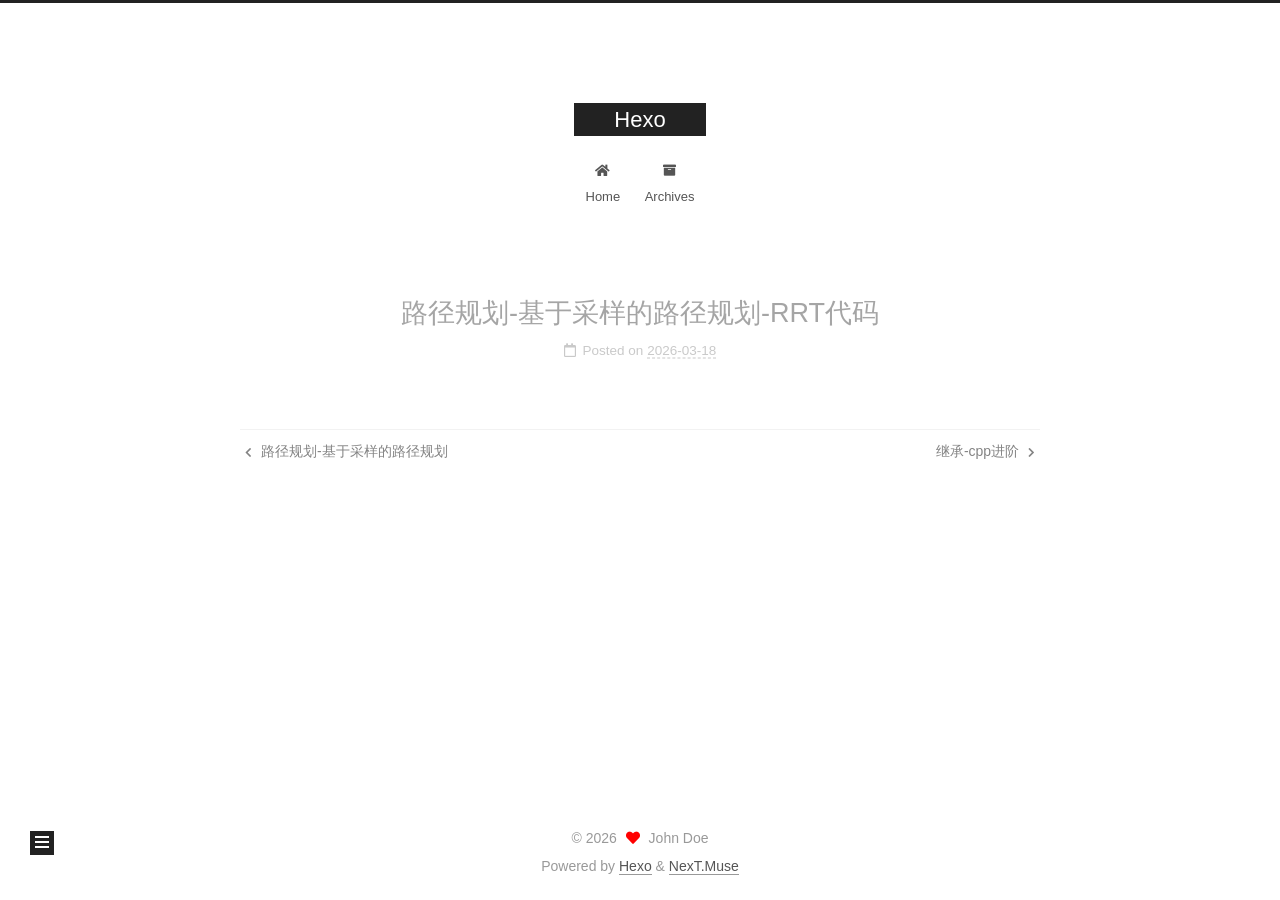
<file: 2026/03/18/路径规划-基于采样的路径规划-RRT代码/index.html>
<!DOCTYPE html>
<html lang="en">
<head>
  <meta charset="UTF-8">
<meta name="viewport" content="width=device-width, initial-scale=1, maximum-scale=2">
<meta name="theme-color" content="#222">
<meta name="generator" content="Hexo 7.3.0">
  <link rel="apple-touch-icon" sizes="180x180" href="/images/apple-touch-icon-next.png">
  <link rel="icon" type="image/png" sizes="32x32" href="/images/favicon-32x32-next.png">
  <link rel="icon" type="image/png" sizes="16x16" href="/images/favicon-16x16-next.png">
  <link rel="mask-icon" href="/images/logo.svg" color="#222">

<link rel="stylesheet" href="/css/main.css">


<link rel="stylesheet" href="/lib/font-awesome/css/all.min.css">

<script id="hexo-configurations">
    var NexT = window.NexT || {};
    var CONFIG = {"hostname":"example.com","root":"/","scheme":"Muse","version":"7.8.0","exturl":false,"sidebar":{"position":"left","display":"post","padding":18,"offset":12,"onmobile":false},"copycode":{"enable":false,"show_result":false,"style":null},"back2top":{"enable":true,"sidebar":false,"scrollpercent":false},"bookmark":{"enable":false,"color":"#222","save":"auto"},"fancybox":false,"mediumzoom":false,"lazyload":false,"pangu":false,"comments":{"style":"tabs","active":null,"storage":true,"lazyload":false,"nav":null},"algolia":{"hits":{"per_page":10},"labels":{"input_placeholder":"Search for Posts","hits_empty":"We didn't find any results for the search: ${query}","hits_stats":"${hits} results found in ${time} ms"}},"localsearch":{"enable":false,"trigger":"auto","top_n_per_article":1,"unescape":false,"preload":false},"motion":{"enable":true,"async":false,"transition":{"post_block":"fadeIn","post_header":"slideDownIn","post_body":"slideDownIn","coll_header":"slideLeftIn","sidebar":"slideUpIn"}}};
  </script>

  <meta property="og:type" content="article">
<meta property="og:title" content="路径规划-基于采样的路径规划-RRT代码">
<meta property="og:url" content="http://example.com/2026/03/18/%E8%B7%AF%E5%BE%84%E8%A7%84%E5%88%92-%E5%9F%BA%E4%BA%8E%E9%87%87%E6%A0%B7%E7%9A%84%E8%B7%AF%E5%BE%84%E8%A7%84%E5%88%92-RRT%E4%BB%A3%E7%A0%81/index.html">
<meta property="og:site_name" content="Hexo">
<meta property="og:locale" content="en_US">
<meta property="article:published_time" content="2026-03-18T06:48:05.000Z">
<meta property="article:modified_time" content="2026-03-18T06:48:15.626Z">
<meta property="article:author" content="John Doe">
<meta name="twitter:card" content="summary">

<link rel="canonical" href="http://example.com/2026/03/18/%E8%B7%AF%E5%BE%84%E8%A7%84%E5%88%92-%E5%9F%BA%E4%BA%8E%E9%87%87%E6%A0%B7%E7%9A%84%E8%B7%AF%E5%BE%84%E8%A7%84%E5%88%92-RRT%E4%BB%A3%E7%A0%81/">


<script id="page-configurations">
  // https://hexo.io/docs/variables.html
  CONFIG.page = {
    sidebar: "",
    isHome : false,
    isPost : true,
    lang   : 'en'
  };
</script>

  <title>路径规划-基于采样的路径规划-RRT代码 | Hexo</title>
  






  <noscript>
  <style>
  .use-motion .brand,
  .use-motion .menu-item,
  .sidebar-inner,
  .use-motion .post-block,
  .use-motion .pagination,
  .use-motion .comments,
  .use-motion .post-header,
  .use-motion .post-body,
  .use-motion .collection-header { opacity: initial; }

  .use-motion .site-title,
  .use-motion .site-subtitle {
    opacity: initial;
    top: initial;
  }

  .use-motion .logo-line-before i { left: initial; }
  .use-motion .logo-line-after i { right: initial; }
  </style>
</noscript>

</head>

<body itemscope itemtype="http://schema.org/WebPage">
  <div class="container use-motion">
    <div class="headband"></div>

    <header class="header" itemscope itemtype="http://schema.org/WPHeader">
      <div class="header-inner"><div class="site-brand-container">
  <div class="site-nav-toggle">
    <div class="toggle" aria-label="Toggle navigation bar">
      <span class="toggle-line toggle-line-first"></span>
      <span class="toggle-line toggle-line-middle"></span>
      <span class="toggle-line toggle-line-last"></span>
    </div>
  </div>

  <div class="site-meta">

    <a href="/" class="brand" rel="start">
      <span class="logo-line-before"><i></i></span>
      <h1 class="site-title">Hexo</h1>
      <span class="logo-line-after"><i></i></span>
    </a>
  </div>

  <div class="site-nav-right">
    <div class="toggle popup-trigger">
    </div>
  </div>
</div>




<nav class="site-nav">
  <ul id="menu" class="main-menu menu">
        <li class="menu-item menu-item-home">

    <a href="/" rel="section"><i class="fa fa-home fa-fw"></i>Home</a>

  </li>
        <li class="menu-item menu-item-archives">

    <a href="/archives/" rel="section"><i class="fa fa-archive fa-fw"></i>Archives</a>

  </li>
  </ul>
</nav>




</div>
    </header>

    
  <div class="back-to-top">
    <i class="fa fa-arrow-up"></i>
    <span>0%</span>
  </div>


    <main class="main">
      <div class="main-inner">
        <div class="content-wrap">
          

          <div class="content post posts-expand">
            

    
  
  
  <article itemscope itemtype="http://schema.org/Article" class="post-block" lang="en">
    <link itemprop="mainEntityOfPage" href="http://example.com/2026/03/18/%E8%B7%AF%E5%BE%84%E8%A7%84%E5%88%92-%E5%9F%BA%E4%BA%8E%E9%87%87%E6%A0%B7%E7%9A%84%E8%B7%AF%E5%BE%84%E8%A7%84%E5%88%92-RRT%E4%BB%A3%E7%A0%81/">

    <span hidden itemprop="author" itemscope itemtype="http://schema.org/Person">
      <meta itemprop="image" content="/images/avatar.gif">
      <meta itemprop="name" content="John Doe">
      <meta itemprop="description" content="">
    </span>

    <span hidden itemprop="publisher" itemscope itemtype="http://schema.org/Organization">
      <meta itemprop="name" content="Hexo">
    </span>
      <header class="post-header">
        <h1 class="post-title" itemprop="name headline">
          路径规划-基于采样的路径规划-RRT代码
        </h1>

        <div class="post-meta">
            <span class="post-meta-item">
              <span class="post-meta-item-icon">
                <i class="far fa-calendar"></i>
              </span>
              <span class="post-meta-item-text">Posted on</span>
              

              <time title="Created: 2026-03-18 14:48:05 / Modified: 14:48:15" itemprop="dateCreated datePublished" datetime="2026-03-18T14:48:05+08:00">2026-03-18</time>
            </span>

          

        </div>
      </header>

    
    
    
    <div class="post-body" itemprop="articleBody">

      
        
    </div>

    
    
    

      <footer class="post-footer">

        


        
    <div class="post-nav">
      <div class="post-nav-item">
    <a href="/2026/03/17/%E8%B7%AF%E5%BE%84%E8%A7%84%E5%88%92-%E5%9F%BA%E4%BA%8E%E9%87%87%E6%A0%B7%E7%9A%84%E8%B7%AF%E5%BE%84%E8%A7%84%E5%88%92-RRT%E7%AE%97%E6%B3%95/" rel="prev" title="路径规划-基于采样的路径规划">
      <i class="fa fa-chevron-left"></i> 路径规划-基于采样的路径规划
    </a></div>
      <div class="post-nav-item">
    <a href="/2026/04/02/%E7%BB%A7%E6%89%BF-cpp%E8%BF%9B%E9%98%B6/" rel="next" title="继承-cpp进阶">
      继承-cpp进阶 <i class="fa fa-chevron-right"></i>
    </a></div>
    </div>
      </footer>
    
  </article>
  
  
  



          </div>
          

<script>
  window.addEventListener('tabs:register', () => {
    let { activeClass } = CONFIG.comments;
    if (CONFIG.comments.storage) {
      activeClass = localStorage.getItem('comments_active') || activeClass;
    }
    if (activeClass) {
      let activeTab = document.querySelector(`a[href="#comment-${activeClass}"]`);
      if (activeTab) {
        activeTab.click();
      }
    }
  });
  if (CONFIG.comments.storage) {
    window.addEventListener('tabs:click', event => {
      if (!event.target.matches('.tabs-comment .tab-content .tab-pane')) return;
      let commentClass = event.target.classList[1];
      localStorage.setItem('comments_active', commentClass);
    });
  }
</script>

        </div>
          
  
  <div class="toggle sidebar-toggle">
    <span class="toggle-line toggle-line-first"></span>
    <span class="toggle-line toggle-line-middle"></span>
    <span class="toggle-line toggle-line-last"></span>
  </div>

  <aside class="sidebar">
    <div class="sidebar-inner">

      <ul class="sidebar-nav motion-element">
        <li class="sidebar-nav-toc">
          Table of Contents
        </li>
        <li class="sidebar-nav-overview">
          Overview
        </li>
      </ul>

      <!--noindex-->
      <div class="post-toc-wrap sidebar-panel">
      </div>
      <!--/noindex-->

      <div class="site-overview-wrap sidebar-panel">
        <div class="site-author motion-element" itemprop="author" itemscope itemtype="http://schema.org/Person">
  <p class="site-author-name" itemprop="name">John Doe</p>
  <div class="site-description" itemprop="description"></div>
</div>
<div class="site-state-wrap motion-element">
  <nav class="site-state">
      <div class="site-state-item site-state-posts">
          <a href="/archives/">
        
          <span class="site-state-item-count">6</span>
          <span class="site-state-item-name">posts</span>
        </a>
      </div>
  </nav>
</div>



      </div>

    </div>
  </aside>
  <div id="sidebar-dimmer"></div>


      </div>
    </main>

    <footer class="footer">
      <div class="footer-inner">
        

        

<div class="copyright">
  
  &copy; 
  <span itemprop="copyrightYear">2026</span>
  <span class="with-love">
    <i class="fa fa-heart"></i>
  </span>
  <span class="author" itemprop="copyrightHolder">John Doe</span>
</div>
  <div class="powered-by">Powered by <a href="https://hexo.io/" class="theme-link" rel="noopener" target="_blank">Hexo</a> & <a href="https://muse.theme-next.org/" class="theme-link" rel="noopener" target="_blank">NexT.Muse</a>
  </div>

        








      </div>
    </footer>
  </div>

  
  <script src="/lib/anime.min.js"></script>
  <script src="/lib/velocity/velocity.min.js"></script>
  <script src="/lib/velocity/velocity.ui.min.js"></script>

<script src="/js/utils.js"></script>

<script src="/js/motion.js"></script>


<script src="/js/schemes/muse.js"></script>


<script src="/js/next-boot.js"></script>




  















  

  

</body>
</html>
</file>
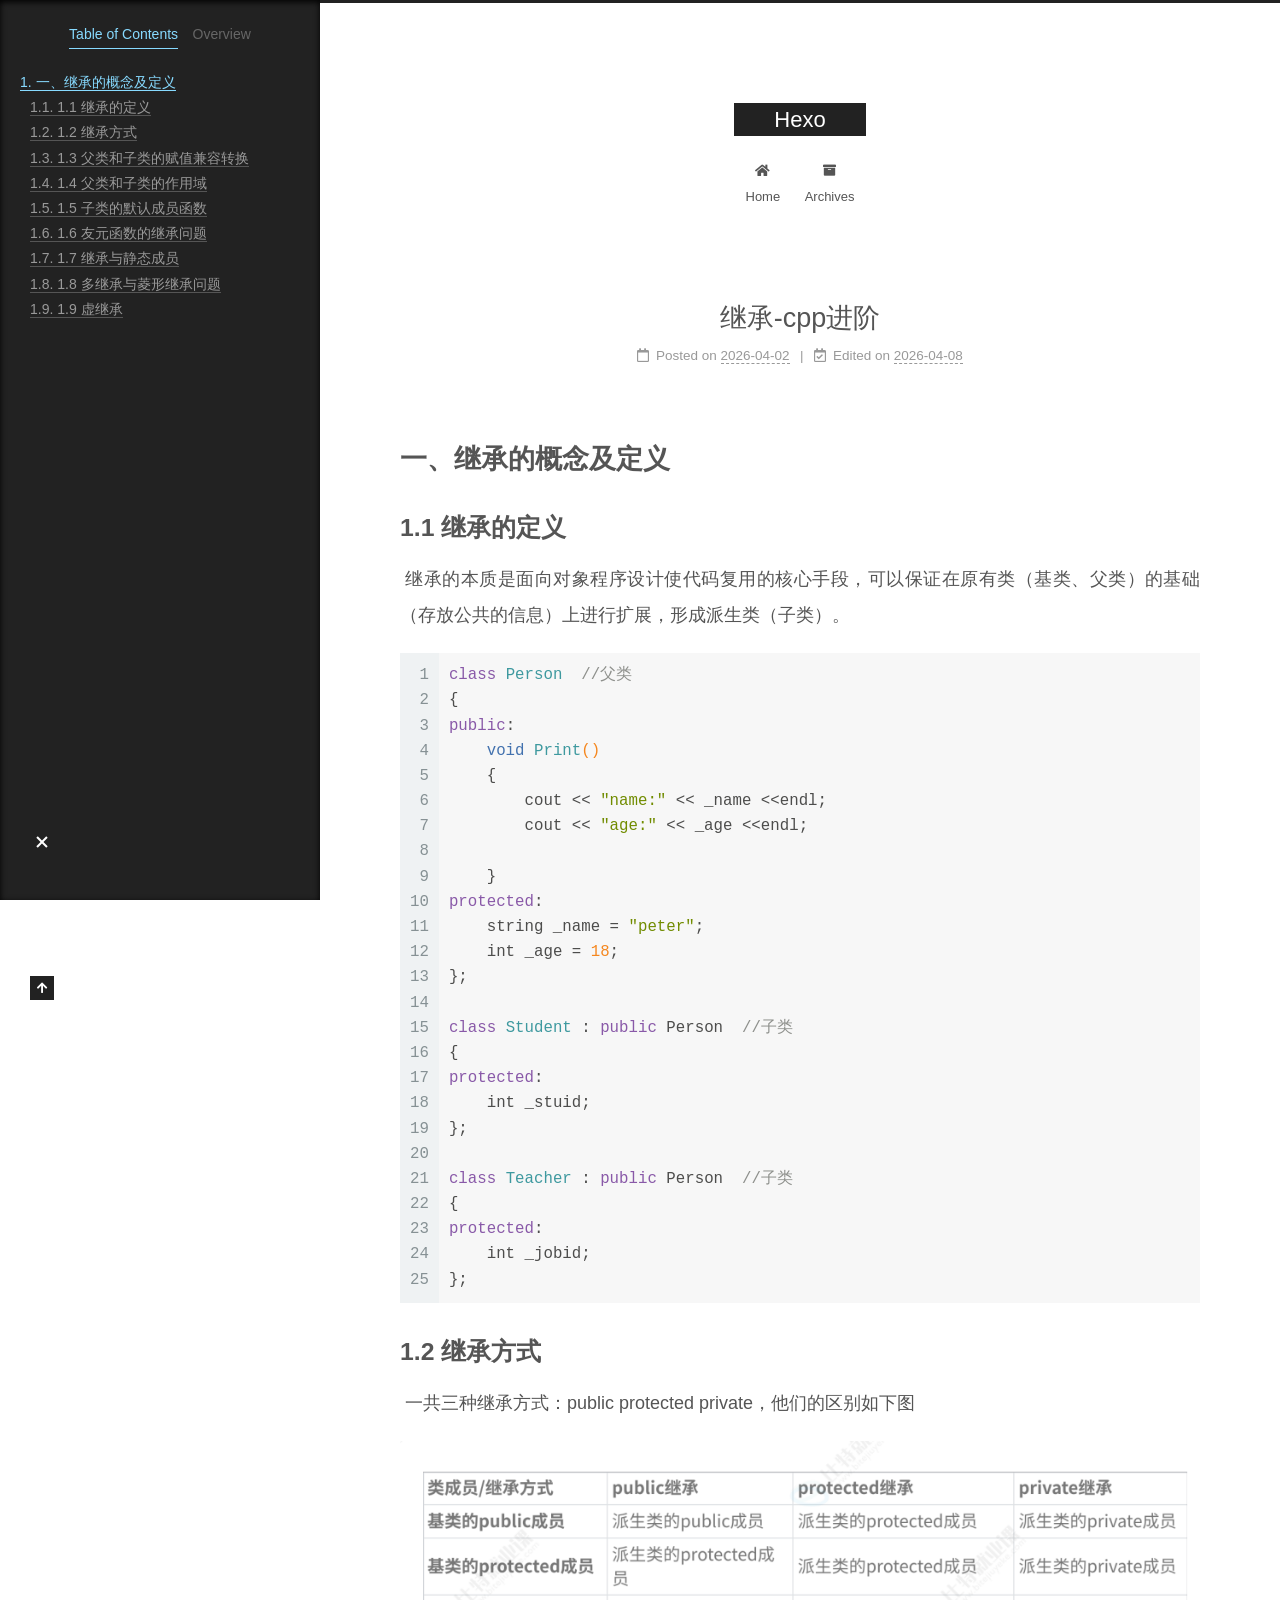
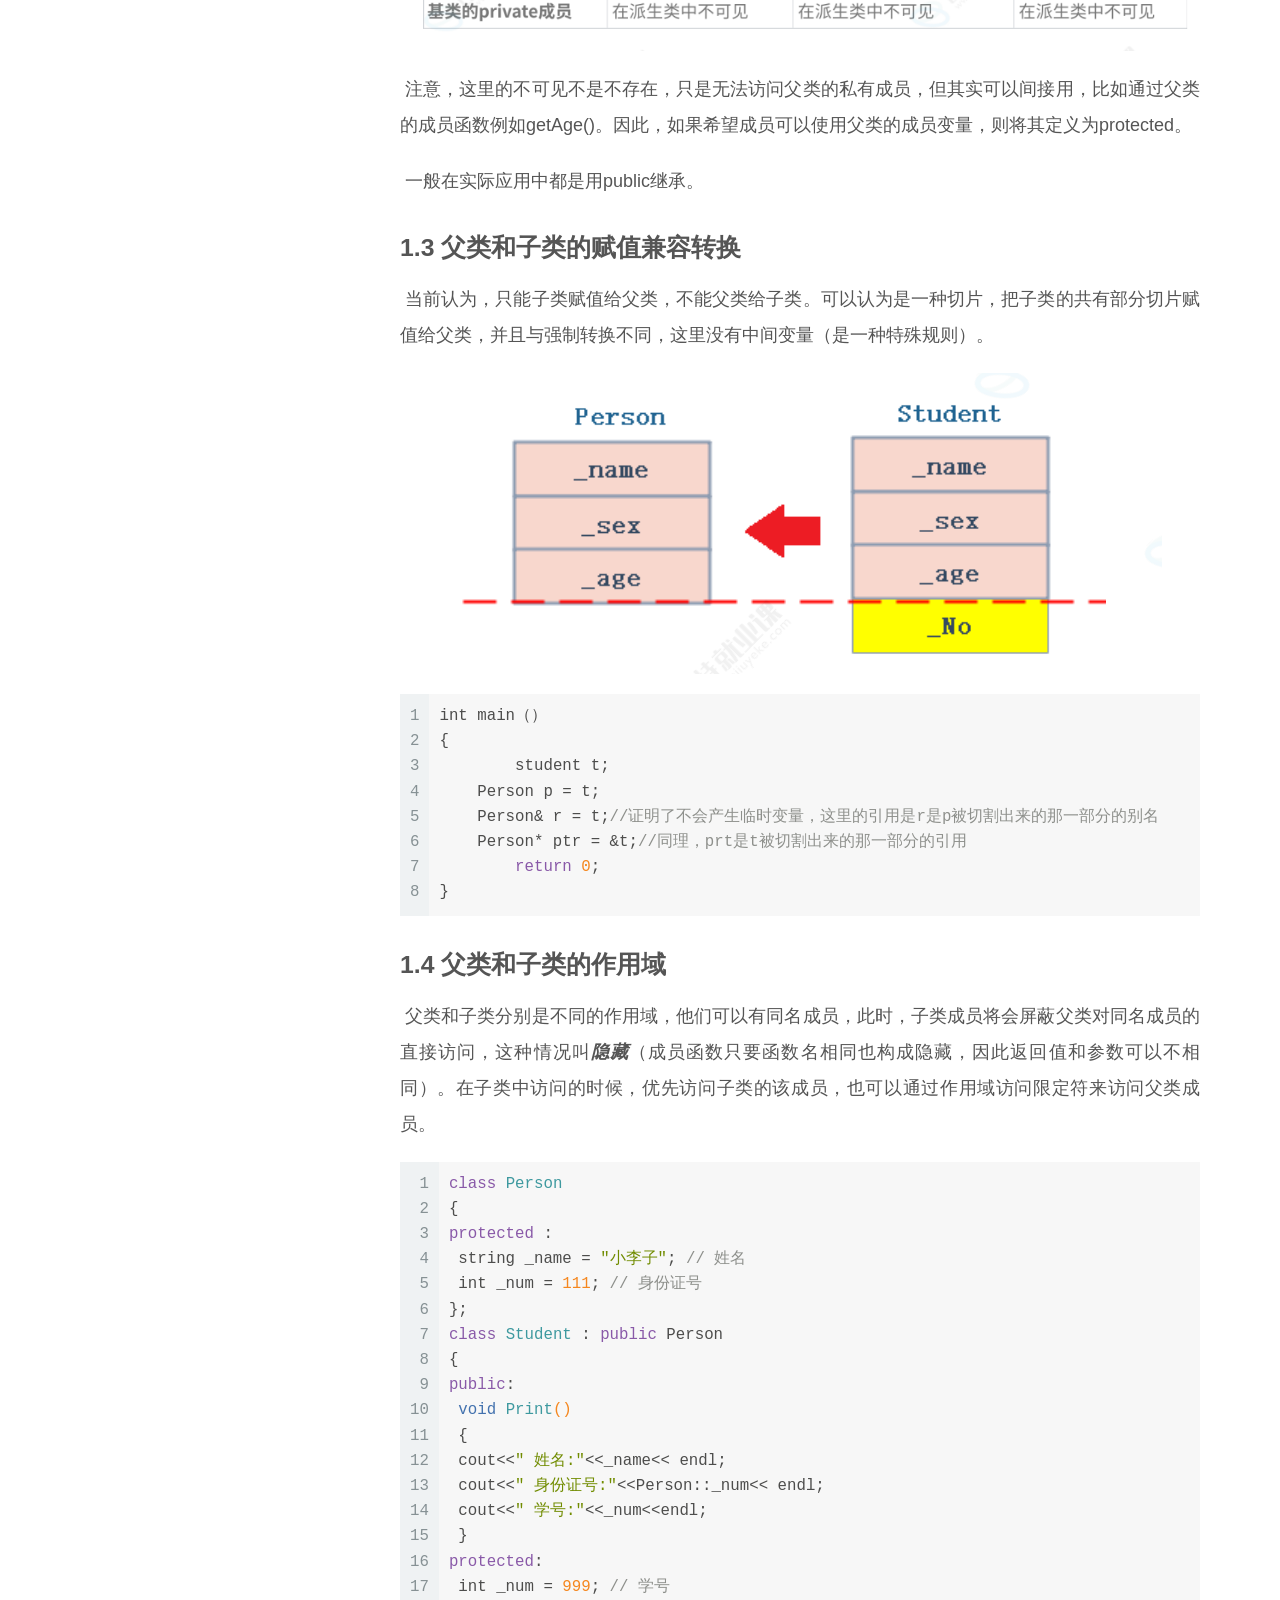
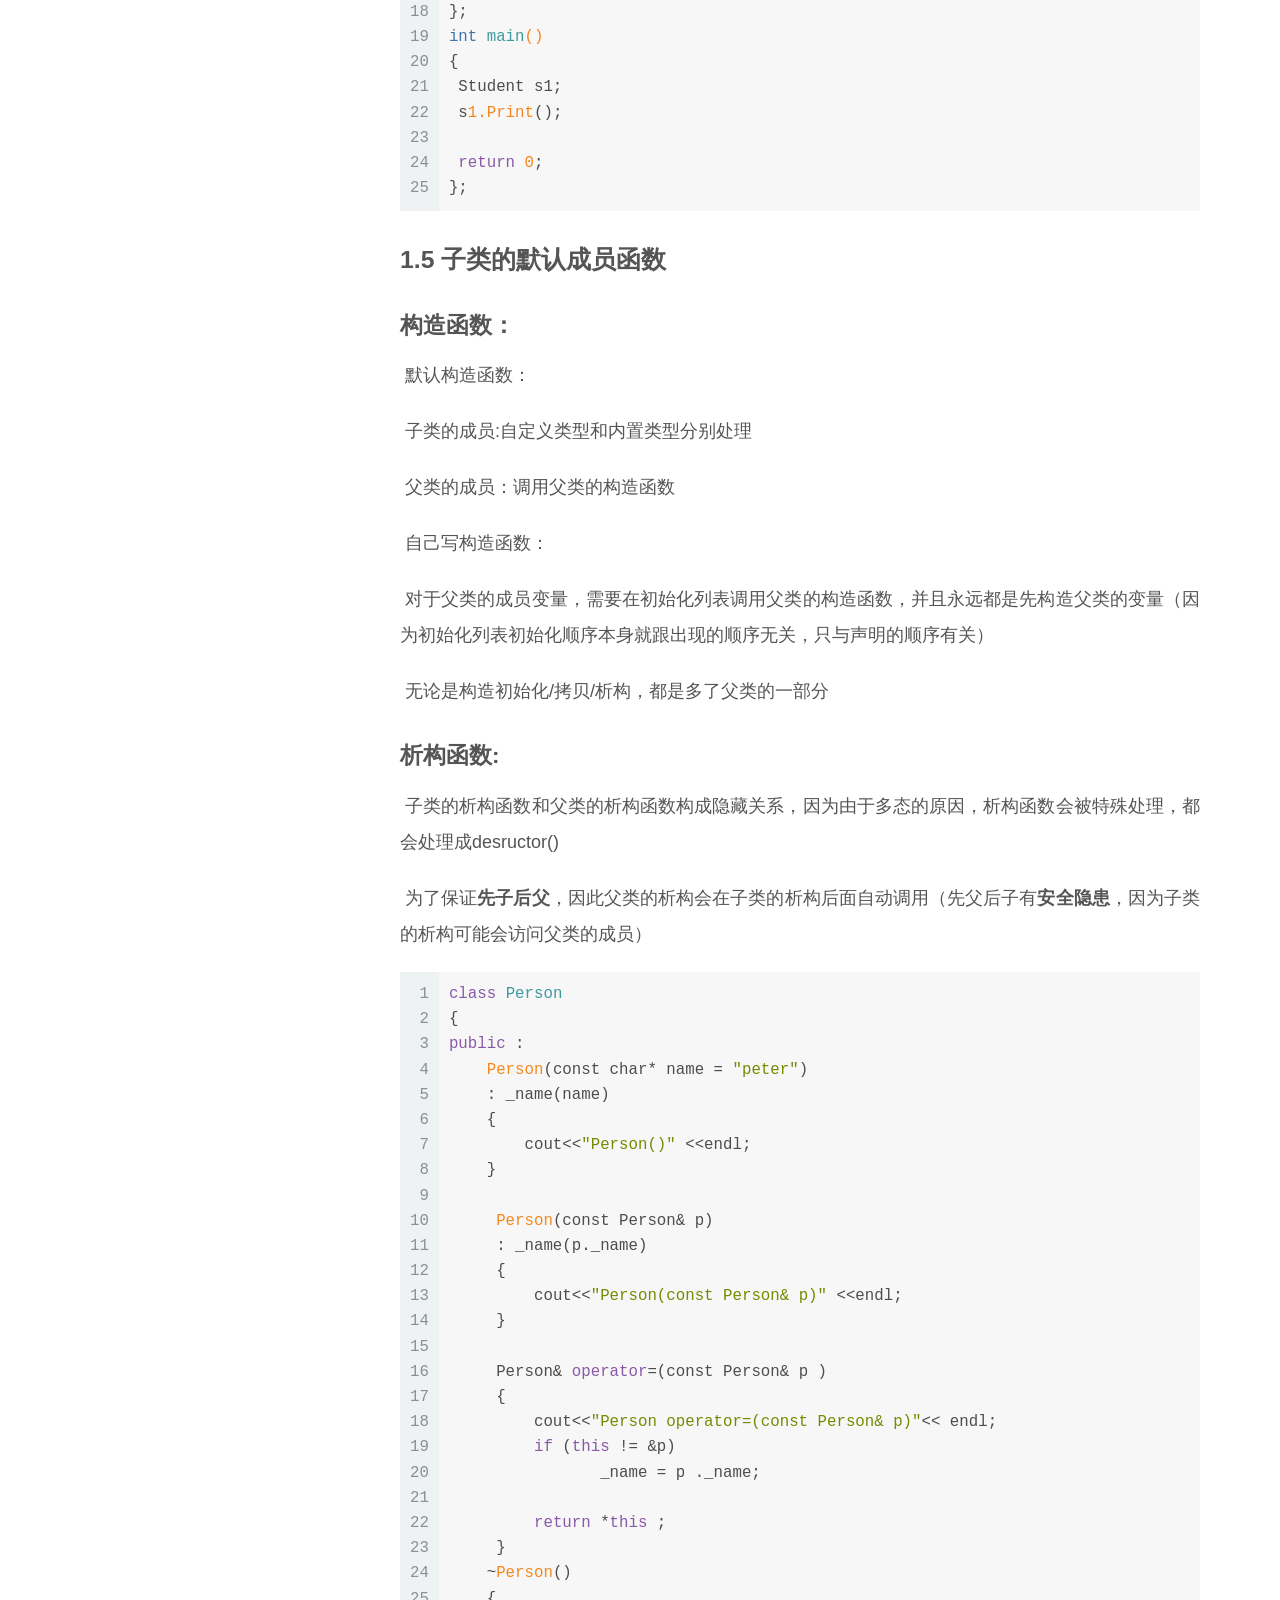
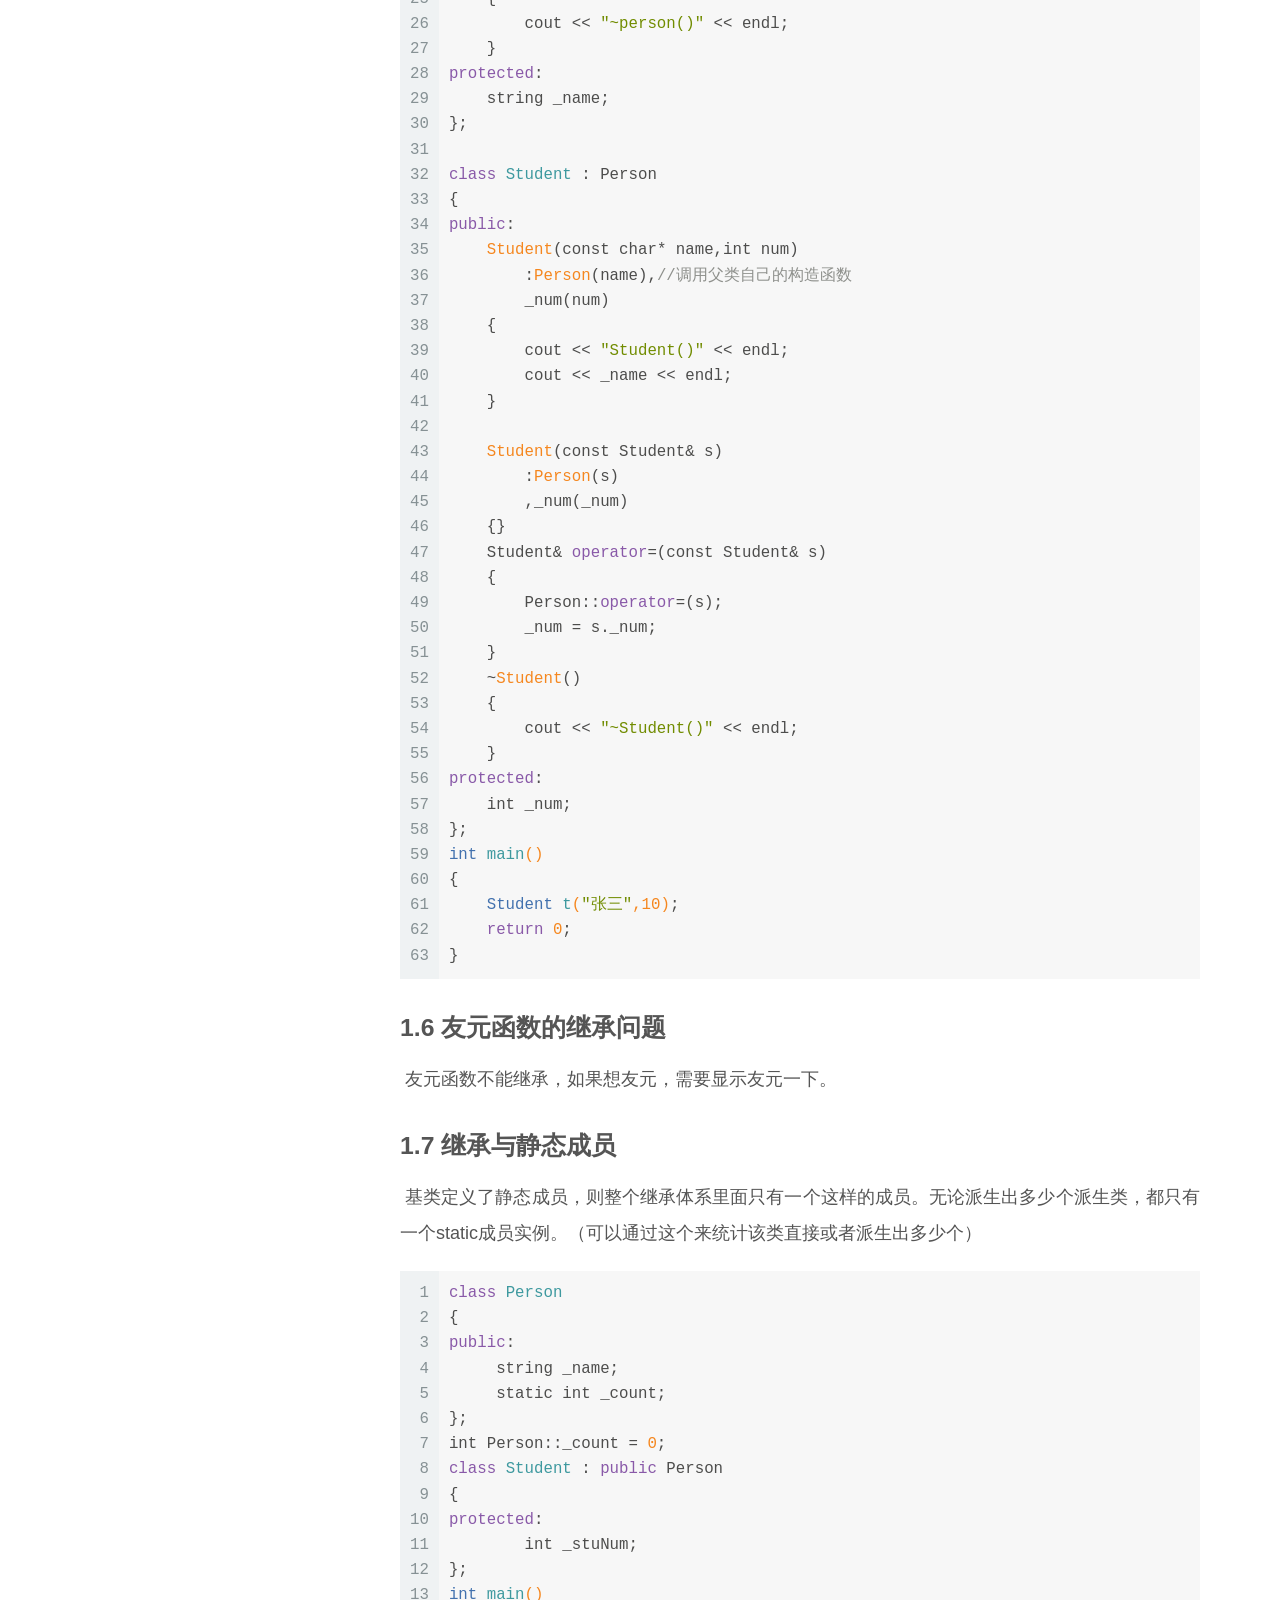
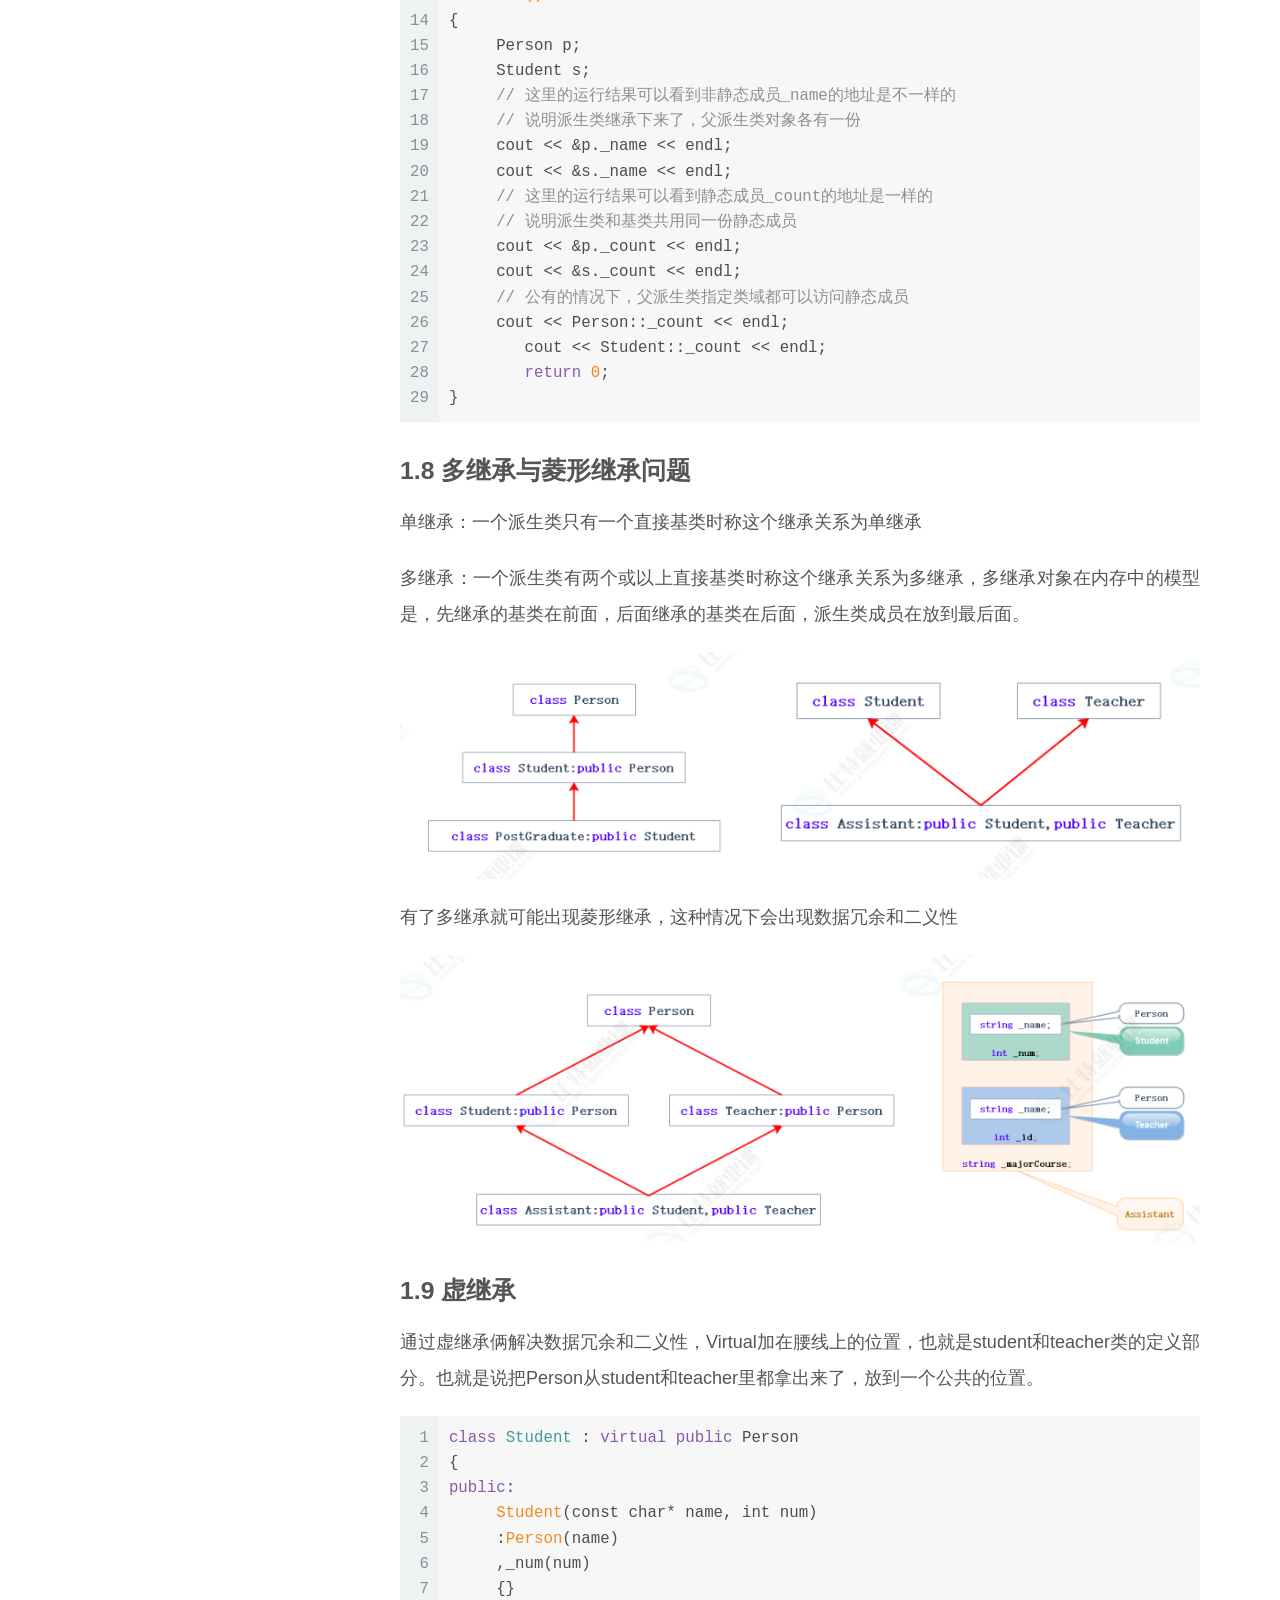
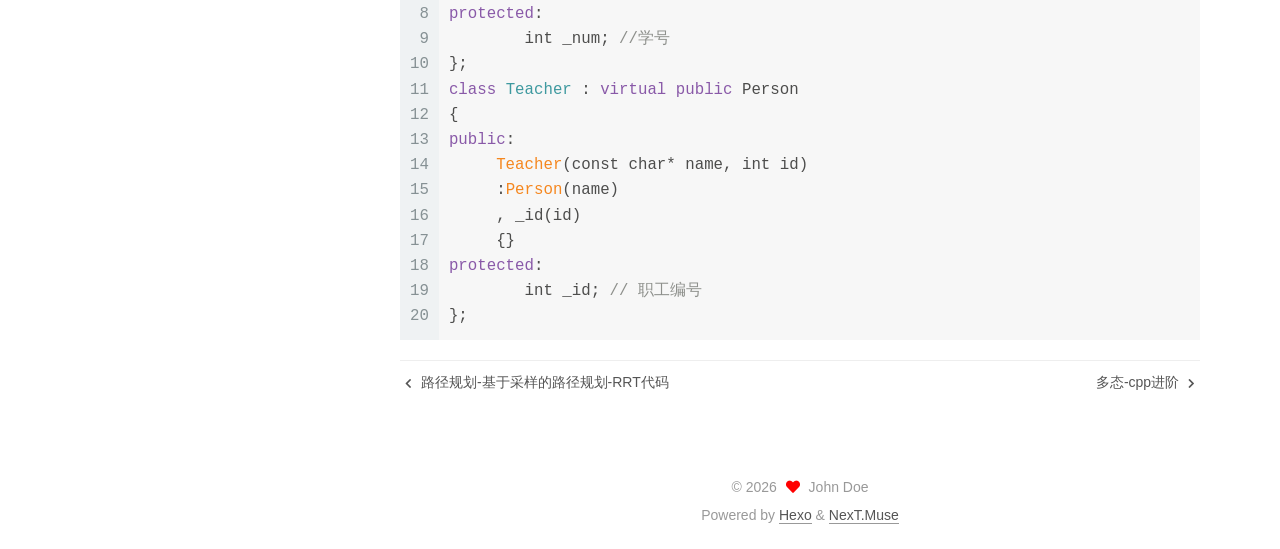
<file: 2026/04/02/继承-cpp进阶/index.html>
<!DOCTYPE html>
<html lang="en">
<head>
  <meta charset="UTF-8">
<meta name="viewport" content="width=device-width, initial-scale=1, maximum-scale=2">
<meta name="theme-color" content="#222">
<meta name="generator" content="Hexo 7.3.0">
  <link rel="apple-touch-icon" sizes="180x180" href="/images/apple-touch-icon-next.png">
  <link rel="icon" type="image/png" sizes="32x32" href="/images/favicon-32x32-next.png">
  <link rel="icon" type="image/png" sizes="16x16" href="/images/favicon-16x16-next.png">
  <link rel="mask-icon" href="/images/logo.svg" color="#222">

<link rel="stylesheet" href="/css/main.css">


<link rel="stylesheet" href="/lib/font-awesome/css/all.min.css">

<script id="hexo-configurations">
    var NexT = window.NexT || {};
    var CONFIG = {"hostname":"example.com","root":"/","scheme":"Muse","version":"7.8.0","exturl":false,"sidebar":{"position":"left","display":"post","padding":18,"offset":12,"onmobile":false},"copycode":{"enable":false,"show_result":false,"style":null},"back2top":{"enable":true,"sidebar":false,"scrollpercent":false},"bookmark":{"enable":false,"color":"#222","save":"auto"},"fancybox":false,"mediumzoom":false,"lazyload":false,"pangu":false,"comments":{"style":"tabs","active":null,"storage":true,"lazyload":false,"nav":null},"algolia":{"hits":{"per_page":10},"labels":{"input_placeholder":"Search for Posts","hits_empty":"We didn't find any results for the search: ${query}","hits_stats":"${hits} results found in ${time} ms"}},"localsearch":{"enable":false,"trigger":"auto","top_n_per_article":1,"unescape":false,"preload":false},"motion":{"enable":true,"async":false,"transition":{"post_block":"fadeIn","post_header":"slideDownIn","post_body":"slideDownIn","coll_header":"slideLeftIn","sidebar":"slideUpIn"}}};
  </script>

  <meta name="description" content="一、继承的概念及定义1.1 继承的定义​	继承的本质是面向对象程序设计使代码复用的核心手段，可以保证在原有类（基类、父类）的基础（存放公共的信息）上进行扩展，形成派生类（子类）。 12345678910111213141516171819202122232425class Person  &#x2F;&#x2F;父类&#123;public:    void Print()    &#123;        cout">
<meta property="og:type" content="article">
<meta property="og:title" content="继承-cpp进阶">
<meta property="og:url" content="http://example.com/2026/04/02/%E7%BB%A7%E6%89%BF-cpp%E8%BF%9B%E9%98%B6/index.html">
<meta property="og:site_name" content="Hexo">
<meta property="og:description" content="一、继承的概念及定义1.1 继承的定义​	继承的本质是面向对象程序设计使代码复用的核心手段，可以保证在原有类（基类、父类）的基础（存放公共的信息）上进行扩展，形成派生类（子类）。 12345678910111213141516171819202122232425class Person  &#x2F;&#x2F;父类&#123;public:    void Print()    &#123;        cout">
<meta property="og:locale" content="en_US">
<meta property="og:image" content="http://example.com/imgs/%E7%BB%A7%E6%89%BF-cpp%E8%BF%9B%E9%98%B6/image-20260408185438821.png">
<meta property="og:image" content="http://example.com/imgs/%E7%BB%A7%E6%89%BF-cpp%E8%BF%9B%E9%98%B6/image-20260407190652564.png">
<meta property="og:image" content="http://example.com/imgs/%E7%BB%A7%E6%89%BF-cpp%E8%BF%9B%E9%98%B6/image-20260407200652481.png">
<meta property="og:image" content="http://example.com/imgs/%E7%BB%A7%E6%89%BF-cpp%E8%BF%9B%E9%98%B6/image-20260407200705020.png">
<meta property="article:published_time" content="2026-04-02T11:47:12.000Z">
<meta property="article:modified_time" content="2026-04-08T10:54:56.970Z">
<meta property="article:author" content="John Doe">
<meta name="twitter:card" content="summary">
<meta name="twitter:image" content="http://example.com/imgs/%E7%BB%A7%E6%89%BF-cpp%E8%BF%9B%E9%98%B6/image-20260408185438821.png">

<link rel="canonical" href="http://example.com/2026/04/02/%E7%BB%A7%E6%89%BF-cpp%E8%BF%9B%E9%98%B6/">


<script id="page-configurations">
  // https://hexo.io/docs/variables.html
  CONFIG.page = {
    sidebar: "",
    isHome : false,
    isPost : true,
    lang   : 'en'
  };
</script>

  <title>继承-cpp进阶 | Hexo</title>
  






  <noscript>
  <style>
  .use-motion .brand,
  .use-motion .menu-item,
  .sidebar-inner,
  .use-motion .post-block,
  .use-motion .pagination,
  .use-motion .comments,
  .use-motion .post-header,
  .use-motion .post-body,
  .use-motion .collection-header { opacity: initial; }

  .use-motion .site-title,
  .use-motion .site-subtitle {
    opacity: initial;
    top: initial;
  }

  .use-motion .logo-line-before i { left: initial; }
  .use-motion .logo-line-after i { right: initial; }
  </style>
</noscript>

</head>

<body itemscope itemtype="http://schema.org/WebPage">
  <div class="container use-motion">
    <div class="headband"></div>

    <header class="header" itemscope itemtype="http://schema.org/WPHeader">
      <div class="header-inner"><div class="site-brand-container">
  <div class="site-nav-toggle">
    <div class="toggle" aria-label="Toggle navigation bar">
      <span class="toggle-line toggle-line-first"></span>
      <span class="toggle-line toggle-line-middle"></span>
      <span class="toggle-line toggle-line-last"></span>
    </div>
  </div>

  <div class="site-meta">

    <a href="/" class="brand" rel="start">
      <span class="logo-line-before"><i></i></span>
      <h1 class="site-title">Hexo</h1>
      <span class="logo-line-after"><i></i></span>
    </a>
  </div>

  <div class="site-nav-right">
    <div class="toggle popup-trigger">
    </div>
  </div>
</div>




<nav class="site-nav">
  <ul id="menu" class="main-menu menu">
        <li class="menu-item menu-item-home">

    <a href="/" rel="section"><i class="fa fa-home fa-fw"></i>Home</a>

  </li>
        <li class="menu-item menu-item-archives">

    <a href="/archives/" rel="section"><i class="fa fa-archive fa-fw"></i>Archives</a>

  </li>
  </ul>
</nav>




</div>
    </header>

    
  <div class="back-to-top">
    <i class="fa fa-arrow-up"></i>
    <span>0%</span>
  </div>


    <main class="main">
      <div class="main-inner">
        <div class="content-wrap">
          

          <div class="content post posts-expand">
            

    
  
  
  <article itemscope itemtype="http://schema.org/Article" class="post-block" lang="en">
    <link itemprop="mainEntityOfPage" href="http://example.com/2026/04/02/%E7%BB%A7%E6%89%BF-cpp%E8%BF%9B%E9%98%B6/">

    <span hidden itemprop="author" itemscope itemtype="http://schema.org/Person">
      <meta itemprop="image" content="/images/avatar.gif">
      <meta itemprop="name" content="John Doe">
      <meta itemprop="description" content="">
    </span>

    <span hidden itemprop="publisher" itemscope itemtype="http://schema.org/Organization">
      <meta itemprop="name" content="Hexo">
    </span>
      <header class="post-header">
        <h1 class="post-title" itemprop="name headline">
          继承-cpp进阶
        </h1>

        <div class="post-meta">
            <span class="post-meta-item">
              <span class="post-meta-item-icon">
                <i class="far fa-calendar"></i>
              </span>
              <span class="post-meta-item-text">Posted on</span>

              <time title="Created: 2026-04-02 19:47:12" itemprop="dateCreated datePublished" datetime="2026-04-02T19:47:12+08:00">2026-04-02</time>
            </span>
              <span class="post-meta-item">
                <span class="post-meta-item-icon">
                  <i class="far fa-calendar-check"></i>
                </span>
                <span class="post-meta-item-text">Edited on</span>
                <time title="Modified: 2026-04-08 18:54:56" itemprop="dateModified" datetime="2026-04-08T18:54:56+08:00">2026-04-08</time>
              </span>

          

        </div>
      </header>

    
    
    
    <div class="post-body" itemprop="articleBody">

      
        <h1 id="一、继承的概念及定义"><a href="#一、继承的概念及定义" class="headerlink" title="一、继承的概念及定义"></a>一、继承的概念及定义</h1><h2 id="1-1-继承的定义"><a href="#1-1-继承的定义" class="headerlink" title="1.1 继承的定义"></a>1.1 继承的定义</h2><p>​	继承的本质是面向对象程序设计使代码复用的核心手段，可以保证在原有类（基类、父类）的基础（存放公共的信息）上进行扩展，形成派生类（子类）。</p>
<figure class="highlight c++"><table><tr><td class="gutter"><pre><span class="line">1</span><br><span class="line">2</span><br><span class="line">3</span><br><span class="line">4</span><br><span class="line">5</span><br><span class="line">6</span><br><span class="line">7</span><br><span class="line">8</span><br><span class="line">9</span><br><span class="line">10</span><br><span class="line">11</span><br><span class="line">12</span><br><span class="line">13</span><br><span class="line">14</span><br><span class="line">15</span><br><span class="line">16</span><br><span class="line">17</span><br><span class="line">18</span><br><span class="line">19</span><br><span class="line">20</span><br><span class="line">21</span><br><span class="line">22</span><br><span class="line">23</span><br><span class="line">24</span><br><span class="line">25</span><br></pre></td><td class="code"><pre><span class="line"><span class="keyword">class</span> <span class="title class_">Person</span>  <span class="comment">//父类</span></span><br><span class="line">&#123;</span><br><span class="line"><span class="keyword">public</span>:</span><br><span class="line">    <span class="function"><span class="type">void</span> <span class="title">Print</span><span class="params">()</span></span></span><br><span class="line"><span class="function">    </span>&#123;</span><br><span class="line">        cout &lt;&lt; <span class="string">&quot;name:&quot;</span> &lt;&lt; _name &lt;&lt;endl;</span><br><span class="line">        cout &lt;&lt; <span class="string">&quot;age:&quot;</span> &lt;&lt; _age &lt;&lt;endl;</span><br><span class="line">        </span><br><span class="line">    &#125;</span><br><span class="line"><span class="keyword">protected</span>:</span><br><span class="line">    string _name = <span class="string">&quot;peter&quot;</span>;</span><br><span class="line">    <span class="type">int</span> _age = <span class="number">18</span>;</span><br><span class="line">&#125;;</span><br><span class="line"></span><br><span class="line"><span class="keyword">class</span> <span class="title class_">Student</span> : <span class="keyword">public</span> Person  <span class="comment">//子类</span></span><br><span class="line">&#123;</span><br><span class="line"><span class="keyword">protected</span>:</span><br><span class="line">    <span class="type">int</span> _stuid;</span><br><span class="line">&#125;;</span><br><span class="line"></span><br><span class="line"><span class="keyword">class</span> <span class="title class_">Teacher</span> : <span class="keyword">public</span> Person  <span class="comment">//子类</span></span><br><span class="line">&#123;</span><br><span class="line"><span class="keyword">protected</span>:</span><br><span class="line">    <span class="type">int</span> _jobid;</span><br><span class="line">&#125;;</span><br></pre></td></tr></table></figure>

<h2 id="1-2-继承方式"><a href="#1-2-继承方式" class="headerlink" title="1.2 继承方式"></a>1.2 继承方式</h2><p>​	一共三种继承方式：public  protected  private，他们的区别如下图</p>
<p><img src="/imgs/%E7%BB%A7%E6%89%BF-cpp%E8%BF%9B%E9%98%B6/image-20260408185438821.png" alt="image-20260408185438821"></p>
<p>​	注意，这里的不可见不是不存在，只是无法访问父类的私有成员，但其实可以间接用，比如通过父类的成员函数例如getAge()。因此，如果希望成员可以使用父类的成员变量，则将其定义为protected。</p>
<p>​	一般在实际应用中都是用public继承。</p>
<h2 id="1-3-父类和子类的赋值兼容转换"><a href="#1-3-父类和子类的赋值兼容转换" class="headerlink" title="1.3 父类和子类的赋值兼容转换"></a>1.3 父类和子类的赋值兼容转换</h2><p>​	当前认为，只能子类赋值给父类，不能父类给子类。可以认为是一种切片，把子类的共有部分切片赋值给父类，并且与强制转换不同，这里没有中间变量（是一种特殊规则）。</p>
<p><img src="/../imgs/%E7%BB%A7%E6%89%BF-cpp%E8%BF%9B%E9%98%B6/image-20260407190652564.png" alt="image-20260407190652564"></p>
<figure class="highlight c++"><table><tr><td class="gutter"><pre><span class="line">1</span><br><span class="line">2</span><br><span class="line">3</span><br><span class="line">4</span><br><span class="line">5</span><br><span class="line">6</span><br><span class="line">7</span><br><span class="line">8</span><br></pre></td><td class="code"><pre><span class="line"><span class="type">int</span> main（）</span><br><span class="line">&#123;</span><br><span class="line">	student t;</span><br><span class="line">    Person p = t; </span><br><span class="line">    Person&amp; r = t;<span class="comment">//证明了不会产生临时变量，这里的引用是r是p被切割出来的那一部分的别名</span></span><br><span class="line">    Person* ptr = &amp;t;<span class="comment">//同理，prt是t被切割出来的那一部分的引用</span></span><br><span class="line">	<span class="keyword">return</span> <span class="number">0</span>;</span><br><span class="line">&#125;</span><br></pre></td></tr></table></figure>

<h2 id="1-4-父类和子类的作用域"><a href="#1-4-父类和子类的作用域" class="headerlink" title="1.4 父类和子类的作用域"></a>1.4 父类和子类的作用域</h2><p>​	父类和子类分别是不同的作用域，他们可以有同名成员，此时，子类成员将会屏蔽父类对同名成员的直接访问，这种情况叫<em><strong>隐藏</strong></em>（成员函数只要函数名相同也构成隐藏，因此返回值和参数可以不相同）。在子类中访问的时候，优先访问子类的该成员，也可以通过作用域访问限定符来访问父类成员。</p>
<figure class="highlight c++"><table><tr><td class="gutter"><pre><span class="line">1</span><br><span class="line">2</span><br><span class="line">3</span><br><span class="line">4</span><br><span class="line">5</span><br><span class="line">6</span><br><span class="line">7</span><br><span class="line">8</span><br><span class="line">9</span><br><span class="line">10</span><br><span class="line">11</span><br><span class="line">12</span><br><span class="line">13</span><br><span class="line">14</span><br><span class="line">15</span><br><span class="line">16</span><br><span class="line">17</span><br><span class="line">18</span><br><span class="line">19</span><br><span class="line">20</span><br><span class="line">21</span><br><span class="line">22</span><br><span class="line">23</span><br><span class="line">24</span><br><span class="line">25</span><br></pre></td><td class="code"><pre><span class="line"><span class="keyword">class</span> <span class="title class_">Person</span></span><br><span class="line">&#123;</span><br><span class="line"><span class="keyword">protected</span> :</span><br><span class="line"> string _name = <span class="string">&quot;⼩李⼦&quot;</span>; <span class="comment">// 姓名 </span></span><br><span class="line"> <span class="type">int</span> _num = <span class="number">111</span>; <span class="comment">// ⾝份证号 </span></span><br><span class="line">&#125;;</span><br><span class="line"><span class="keyword">class</span> <span class="title class_">Student</span> : <span class="keyword">public</span> Person</span><br><span class="line">&#123;</span><br><span class="line"><span class="keyword">public</span>:</span><br><span class="line"> <span class="function"><span class="type">void</span> <span class="title">Print</span><span class="params">()</span></span></span><br><span class="line"><span class="function"> </span>&#123;</span><br><span class="line"> cout&lt;&lt;<span class="string">&quot; 姓名:&quot;</span>&lt;&lt;_name&lt;&lt; endl;</span><br><span class="line"> cout&lt;&lt;<span class="string">&quot; ⾝份证号:&quot;</span>&lt;&lt;Person::_num&lt;&lt; endl;</span><br><span class="line"> cout&lt;&lt;<span class="string">&quot; 学号:&quot;</span>&lt;&lt;_num&lt;&lt;endl;</span><br><span class="line"> &#125;</span><br><span class="line"><span class="keyword">protected</span>:</span><br><span class="line"> <span class="type">int</span> _num = <span class="number">999</span>; <span class="comment">// 学号 </span></span><br><span class="line">&#125;;</span><br><span class="line"><span class="function"><span class="type">int</span> <span class="title">main</span><span class="params">()</span></span></span><br><span class="line"><span class="function"></span>&#123;</span><br><span class="line"> Student s1;</span><br><span class="line"> s<span class="number">1.</span><span class="built_in">Print</span>();</span><br><span class="line"> </span><br><span class="line"> <span class="keyword">return</span> <span class="number">0</span>;</span><br><span class="line">&#125;;</span><br></pre></td></tr></table></figure>

<h2 id="1-5-子类的默认成员函数"><a href="#1-5-子类的默认成员函数" class="headerlink" title="1.5 子类的默认成员函数"></a>1.5 子类的默认成员函数</h2><h3 id="构造函数："><a href="#构造函数：" class="headerlink" title="构造函数："></a>构造函数：</h3><p>​	默认构造函数：</p>
<p>​		子类的成员:自定义类型和内置类型分别处理</p>
<p>​		父类的成员：调用父类的构造函数</p>
<p>​	自己写构造函数：</p>
<p>​		对于父类的成员变量，需要在初始化列表调用父类的构造函数，并且永远都是先构造父类的变量（因为初始化列表初始化顺序本身就跟出现的顺序无关，只与声明的顺序有关）</p>
<p>​	无论是构造初始化&#x2F;拷贝&#x2F;析构，都是多了父类的一部分</p>
<h3 id="析构函数"><a href="#析构函数" class="headerlink" title="析构函数:"></a>析构函数:</h3><p>​	子类的析构函数和父类的析构函数构成隐藏关系，因为由于多态的原因，析构函数会被特殊处理，都会处理成desructor()</p>
<p>​	为了保证<strong>先子后父</strong>，因此父类的析构会在子类的析构后面自动调用（先父后子有<strong>安全隐患</strong>，因为子类的析构可能会访问父类的成员）</p>
<figure class="highlight c++"><table><tr><td class="gutter"><pre><span class="line">1</span><br><span class="line">2</span><br><span class="line">3</span><br><span class="line">4</span><br><span class="line">5</span><br><span class="line">6</span><br><span class="line">7</span><br><span class="line">8</span><br><span class="line">9</span><br><span class="line">10</span><br><span class="line">11</span><br><span class="line">12</span><br><span class="line">13</span><br><span class="line">14</span><br><span class="line">15</span><br><span class="line">16</span><br><span class="line">17</span><br><span class="line">18</span><br><span class="line">19</span><br><span class="line">20</span><br><span class="line">21</span><br><span class="line">22</span><br><span class="line">23</span><br><span class="line">24</span><br><span class="line">25</span><br><span class="line">26</span><br><span class="line">27</span><br><span class="line">28</span><br><span class="line">29</span><br><span class="line">30</span><br><span class="line">31</span><br><span class="line">32</span><br><span class="line">33</span><br><span class="line">34</span><br><span class="line">35</span><br><span class="line">36</span><br><span class="line">37</span><br><span class="line">38</span><br><span class="line">39</span><br><span class="line">40</span><br><span class="line">41</span><br><span class="line">42</span><br><span class="line">43</span><br><span class="line">44</span><br><span class="line">45</span><br><span class="line">46</span><br><span class="line">47</span><br><span class="line">48</span><br><span class="line">49</span><br><span class="line">50</span><br><span class="line">51</span><br><span class="line">52</span><br><span class="line">53</span><br><span class="line">54</span><br><span class="line">55</span><br><span class="line">56</span><br><span class="line">57</span><br><span class="line">58</span><br><span class="line">59</span><br><span class="line">60</span><br><span class="line">61</span><br><span class="line">62</span><br><span class="line">63</span><br></pre></td><td class="code"><pre><span class="line"><span class="keyword">class</span> <span class="title class_">Person</span></span><br><span class="line">&#123;</span><br><span class="line"><span class="keyword">public</span> :</span><br><span class="line">    <span class="built_in">Person</span>(<span class="type">const</span> <span class="type">char</span>* name = <span class="string">&quot;peter&quot;</span>)</span><br><span class="line">    : _name(name)</span><br><span class="line">    &#123; </span><br><span class="line">        cout&lt;&lt;<span class="string">&quot;Person()&quot;</span> &lt;&lt;endl;</span><br><span class="line">    &#125;</span><br><span class="line">	 </span><br><span class="line">     <span class="built_in">Person</span>(<span class="type">const</span> Person&amp; p)</span><br><span class="line">     : _name(p._name)</span><br><span class="line">     &#123;</span><br><span class="line">    	 cout&lt;&lt;<span class="string">&quot;Person(const Person&amp; p)&quot;</span> &lt;&lt;endl;</span><br><span class="line">     &#125;</span><br><span class="line"></span><br><span class="line">     Person&amp; <span class="keyword">operator</span>=(<span class="type">const</span> Person&amp; p )</span><br><span class="line">     &#123;</span><br><span class="line">         cout&lt;&lt;<span class="string">&quot;Person operator=(const Person&amp; p)&quot;</span>&lt;&lt; endl;</span><br><span class="line">         <span class="keyword">if</span> (<span class="keyword">this</span> != &amp;p)</span><br><span class="line">         	_name = p ._name;</span><br><span class="line"></span><br><span class="line">         <span class="keyword">return</span> *<span class="keyword">this</span> ;</span><br><span class="line">     &#125;</span><br><span class="line">    ~<span class="built_in">Person</span>()</span><br><span class="line">    &#123;</span><br><span class="line">        cout &lt;&lt; <span class="string">&quot;~person()&quot;</span> &lt;&lt; endl;</span><br><span class="line">    &#125;</span><br><span class="line"><span class="keyword">protected</span>:</span><br><span class="line">    string _name;</span><br><span class="line">&#125;;</span><br><span class="line"></span><br><span class="line"><span class="keyword">class</span> <span class="title class_">Student</span> : Person</span><br><span class="line">&#123;</span><br><span class="line"><span class="keyword">public</span>:</span><br><span class="line">    <span class="built_in">Student</span>(<span class="type">const</span> <span class="type">char</span>* name,<span class="type">int</span> num)</span><br><span class="line">        :<span class="built_in">Person</span>(name),<span class="comment">//调用父类自己的构造函数</span></span><br><span class="line">        _num(num)</span><br><span class="line">    &#123;</span><br><span class="line">        cout &lt;&lt; <span class="string">&quot;Student()&quot;</span> &lt;&lt; endl;</span><br><span class="line">        cout &lt;&lt; _name &lt;&lt; endl;</span><br><span class="line">    &#125;</span><br><span class="line">	</span><br><span class="line">    <span class="built_in">Student</span>(<span class="type">const</span> Student&amp; s)</span><br><span class="line">        :<span class="built_in">Person</span>(s)</span><br><span class="line">    	,_num(_num)</span><br><span class="line">    &#123;&#125;</span><br><span class="line">    Student&amp; <span class="keyword">operator</span>=(<span class="type">const</span> Student&amp; s)</span><br><span class="line">    &#123;</span><br><span class="line">        Person::<span class="keyword">operator</span>=(s);</span><br><span class="line">        _num = s._num;</span><br><span class="line">    &#125;</span><br><span class="line">    ~<span class="built_in">Student</span>()</span><br><span class="line">    &#123;</span><br><span class="line">        cout &lt;&lt; <span class="string">&quot;~Student()&quot;</span> &lt;&lt; endl;</span><br><span class="line">    &#125;</span><br><span class="line"><span class="keyword">protected</span>:</span><br><span class="line">    <span class="type">int</span> _num;</span><br><span class="line">&#125;;</span><br><span class="line"><span class="function"><span class="type">int</span> <span class="title">main</span><span class="params">()</span></span></span><br><span class="line"><span class="function"></span>&#123;  </span><br><span class="line">    <span class="function">Student <span class="title">t</span><span class="params">(<span class="string">&quot;张三&quot;</span>,<span class="number">10</span>)</span></span>;</span><br><span class="line">    <span class="keyword">return</span> <span class="number">0</span>;</span><br><span class="line">&#125;</span><br></pre></td></tr></table></figure>

<h2 id="1-6-友元函数的继承问题"><a href="#1-6-友元函数的继承问题" class="headerlink" title="1.6 友元函数的继承问题"></a>1.6 友元函数的继承问题</h2><p>​	友元函数不能继承，如果想友元，需要显示友元一下。</p>
<h2 id="1-7-继承与静态成员"><a href="#1-7-继承与静态成员" class="headerlink" title="1.7 继承与静态成员"></a>1.7 继承与静态成员</h2><p>​	基类定义了静态成员，则整个继承体系⾥⾯只有⼀个这样的成员。⽆论派⽣出多少个派⽣类，都只有⼀个static成员实例。（可以通过这个来统计该类直接或者派生出多少个）</p>
<figure class="highlight c++"><table><tr><td class="gutter"><pre><span class="line">1</span><br><span class="line">2</span><br><span class="line">3</span><br><span class="line">4</span><br><span class="line">5</span><br><span class="line">6</span><br><span class="line">7</span><br><span class="line">8</span><br><span class="line">9</span><br><span class="line">10</span><br><span class="line">11</span><br><span class="line">12</span><br><span class="line">13</span><br><span class="line">14</span><br><span class="line">15</span><br><span class="line">16</span><br><span class="line">17</span><br><span class="line">18</span><br><span class="line">19</span><br><span class="line">20</span><br><span class="line">21</span><br><span class="line">22</span><br><span class="line">23</span><br><span class="line">24</span><br><span class="line">25</span><br><span class="line">26</span><br><span class="line">27</span><br><span class="line">28</span><br><span class="line">29</span><br></pre></td><td class="code"><pre><span class="line"><span class="keyword">class</span> <span class="title class_">Person</span></span><br><span class="line">&#123;</span><br><span class="line"><span class="keyword">public</span>:</span><br><span class="line">     string _name;</span><br><span class="line">     <span class="type">static</span> <span class="type">int</span> _count;</span><br><span class="line">&#125;;</span><br><span class="line"><span class="type">int</span> Person::_count = <span class="number">0</span>;</span><br><span class="line"><span class="keyword">class</span> <span class="title class_">Student</span> : <span class="keyword">public</span> Person</span><br><span class="line">&#123;</span><br><span class="line"><span class="keyword">protected</span>:</span><br><span class="line">	<span class="type">int</span> _stuNum;</span><br><span class="line">&#125;;</span><br><span class="line"><span class="function"><span class="type">int</span> <span class="title">main</span><span class="params">()</span></span></span><br><span class="line"><span class="function"></span>&#123;</span><br><span class="line">     Person p;</span><br><span class="line">     Student s;</span><br><span class="line">     <span class="comment">// 这⾥的运⾏结果可以看到⾮静态成员_name的地址是不⼀样的 </span></span><br><span class="line">     <span class="comment">// 说明派⽣类继承下来了，⽗派⽣类对象各有⼀份 </span></span><br><span class="line">     cout &lt;&lt; &amp;p._name &lt;&lt; endl;</span><br><span class="line">     cout &lt;&lt; &amp;s._name &lt;&lt; endl;</span><br><span class="line">     <span class="comment">// 这⾥的运⾏结果可以看到静态成员_count的地址是⼀样的 </span></span><br><span class="line">     <span class="comment">// 说明派⽣类和基类共⽤同⼀份静态成员 </span></span><br><span class="line">     cout &lt;&lt; &amp;p._count &lt;&lt; endl;</span><br><span class="line">     cout &lt;&lt; &amp;s._count &lt;&lt; endl;</span><br><span class="line">     <span class="comment">// 公有的情况下，⽗派⽣类指定类域都可以访问静态成员 </span></span><br><span class="line">     cout &lt;&lt; Person::_count &lt;&lt; endl;</span><br><span class="line">   	cout &lt;&lt; Student::_count &lt;&lt; endl;</span><br><span class="line"> 	<span class="keyword">return</span> <span class="number">0</span>;</span><br><span class="line">&#125;</span><br></pre></td></tr></table></figure>

<h2 id="1-8-多继承与菱形继承问题"><a href="#1-8-多继承与菱形继承问题" class="headerlink" title="1.8 多继承与菱形继承问题"></a>1.8 多继承与菱形继承问题</h2><p>单继承：⼀个派⽣类只有⼀个直接基类时称这个继承关系为单继承</p>
<p>多继承：⼀个派⽣类有两个或以上直接基类时称这个继承关系为多继承，多继承对象在内存中的模型是，先继承的基类在前⾯，后⾯继承的基类在后⾯，派⽣类成员在放到最后⾯。</p>
<p><img src="/../imgs/%E7%BB%A7%E6%89%BF-cpp%E8%BF%9B%E9%98%B6/image-20260407200652481.png" alt="image-20260407200652481"></p>
<p>有了多继承就可能出现菱形继承，这种情况下会出现数据冗余和二义性</p>
<p><img src="/../imgs/%E7%BB%A7%E6%89%BF-cpp%E8%BF%9B%E9%98%B6/image-20260407200705020.png" alt="image-20260407200705020"></p>
<h2 id="1-9-虚继承"><a href="#1-9-虚继承" class="headerlink" title="1.9 虚继承"></a>1.9 虚继承</h2><p>通过虚继承俩解决数据冗余和二义性，Virtual加在腰线上的位置，也就是student和teacher类的定义部分。也就是说把Person从student和teacher里都拿出来了，放到一个公共的位置。</p>
<figure class="highlight c++"><table><tr><td class="gutter"><pre><span class="line">1</span><br><span class="line">2</span><br><span class="line">3</span><br><span class="line">4</span><br><span class="line">5</span><br><span class="line">6</span><br><span class="line">7</span><br><span class="line">8</span><br><span class="line">9</span><br><span class="line">10</span><br><span class="line">11</span><br><span class="line">12</span><br><span class="line">13</span><br><span class="line">14</span><br><span class="line">15</span><br><span class="line">16</span><br><span class="line">17</span><br><span class="line">18</span><br><span class="line">19</span><br><span class="line">20</span><br></pre></td><td class="code"><pre><span class="line"><span class="keyword">class</span> <span class="title class_">Student</span> : <span class="keyword">virtual</span> <span class="keyword">public</span> Person</span><br><span class="line">&#123;</span><br><span class="line"><span class="keyword">public</span>:</span><br><span class="line">     <span class="built_in">Student</span>(<span class="type">const</span> <span class="type">char</span>* name, <span class="type">int</span> num)</span><br><span class="line">     :<span class="built_in">Person</span>(name)</span><br><span class="line">     ,_num(num)</span><br><span class="line">     &#123;&#125;</span><br><span class="line"><span class="keyword">protected</span>:</span><br><span class="line"> 	<span class="type">int</span> _num; <span class="comment">//学号</span></span><br><span class="line">&#125;;</span><br><span class="line"><span class="keyword">class</span> <span class="title class_">Teacher</span> : <span class="keyword">virtual</span> <span class="keyword">public</span> Person</span><br><span class="line">&#123;</span><br><span class="line"><span class="keyword">public</span>:</span><br><span class="line">     <span class="built_in">Teacher</span>(<span class="type">const</span> <span class="type">char</span>* name, <span class="type">int</span> id)</span><br><span class="line">     :<span class="built_in">Person</span>(name)</span><br><span class="line">     , _id(id)</span><br><span class="line">     &#123;&#125;</span><br><span class="line"><span class="keyword">protected</span>:</span><br><span class="line"> 	<span class="type">int</span> _id; <span class="comment">// 职⼯编号</span></span><br><span class="line">&#125;;</span><br></pre></td></tr></table></figure>


    </div>

    
    
    

      <footer class="post-footer">

        


        
    <div class="post-nav">
      <div class="post-nav-item">
    <a href="/2026/03/18/%E8%B7%AF%E5%BE%84%E8%A7%84%E5%88%92-%E5%9F%BA%E4%BA%8E%E9%87%87%E6%A0%B7%E7%9A%84%E8%B7%AF%E5%BE%84%E8%A7%84%E5%88%92-RRT%E4%BB%A3%E7%A0%81/" rel="prev" title="路径规划-基于采样的路径规划-RRT代码">
      <i class="fa fa-chevron-left"></i> 路径规划-基于采样的路径规划-RRT代码
    </a></div>
      <div class="post-nav-item">
    <a href="/2026/04/08/%E5%A4%9A%E6%80%81-cpp%E8%BF%9B%E9%98%B6/" rel="next" title="多态-cpp进阶">
      多态-cpp进阶 <i class="fa fa-chevron-right"></i>
    </a></div>
    </div>
      </footer>
    
  </article>
  
  
  



          </div>
          

<script>
  window.addEventListener('tabs:register', () => {
    let { activeClass } = CONFIG.comments;
    if (CONFIG.comments.storage) {
      activeClass = localStorage.getItem('comments_active') || activeClass;
    }
    if (activeClass) {
      let activeTab = document.querySelector(`a[href="#comment-${activeClass}"]`);
      if (activeTab) {
        activeTab.click();
      }
    }
  });
  if (CONFIG.comments.storage) {
    window.addEventListener('tabs:click', event => {
      if (!event.target.matches('.tabs-comment .tab-content .tab-pane')) return;
      let commentClass = event.target.classList[1];
      localStorage.setItem('comments_active', commentClass);
    });
  }
</script>

        </div>
          
  
  <div class="toggle sidebar-toggle">
    <span class="toggle-line toggle-line-first"></span>
    <span class="toggle-line toggle-line-middle"></span>
    <span class="toggle-line toggle-line-last"></span>
  </div>

  <aside class="sidebar">
    <div class="sidebar-inner">

      <ul class="sidebar-nav motion-element">
        <li class="sidebar-nav-toc">
          Table of Contents
        </li>
        <li class="sidebar-nav-overview">
          Overview
        </li>
      </ul>

      <!--noindex-->
      <div class="post-toc-wrap sidebar-panel">
          <div class="post-toc motion-element"><ol class="nav"><li class="nav-item nav-level-1"><a class="nav-link" href="#%E4%B8%80%E3%80%81%E7%BB%A7%E6%89%BF%E7%9A%84%E6%A6%82%E5%BF%B5%E5%8F%8A%E5%AE%9A%E4%B9%89"><span class="nav-number">1.</span> <span class="nav-text">一、继承的概念及定义</span></a><ol class="nav-child"><li class="nav-item nav-level-2"><a class="nav-link" href="#1-1-%E7%BB%A7%E6%89%BF%E7%9A%84%E5%AE%9A%E4%B9%89"><span class="nav-number">1.1.</span> <span class="nav-text">1.1 继承的定义</span></a></li><li class="nav-item nav-level-2"><a class="nav-link" href="#1-2-%E7%BB%A7%E6%89%BF%E6%96%B9%E5%BC%8F"><span class="nav-number">1.2.</span> <span class="nav-text">1.2 继承方式</span></a></li><li class="nav-item nav-level-2"><a class="nav-link" href="#1-3-%E7%88%B6%E7%B1%BB%E5%92%8C%E5%AD%90%E7%B1%BB%E7%9A%84%E8%B5%8B%E5%80%BC%E5%85%BC%E5%AE%B9%E8%BD%AC%E6%8D%A2"><span class="nav-number">1.3.</span> <span class="nav-text">1.3 父类和子类的赋值兼容转换</span></a></li><li class="nav-item nav-level-2"><a class="nav-link" href="#1-4-%E7%88%B6%E7%B1%BB%E5%92%8C%E5%AD%90%E7%B1%BB%E7%9A%84%E4%BD%9C%E7%94%A8%E5%9F%9F"><span class="nav-number">1.4.</span> <span class="nav-text">1.4 父类和子类的作用域</span></a></li><li class="nav-item nav-level-2"><a class="nav-link" href="#1-5-%E5%AD%90%E7%B1%BB%E7%9A%84%E9%BB%98%E8%AE%A4%E6%88%90%E5%91%98%E5%87%BD%E6%95%B0"><span class="nav-number">1.5.</span> <span class="nav-text">1.5 子类的默认成员函数</span></a><ol class="nav-child"><li class="nav-item nav-level-3"><a class="nav-link" href="#%E6%9E%84%E9%80%A0%E5%87%BD%E6%95%B0%EF%BC%9A"><span class="nav-number">1.5.1.</span> <span class="nav-text">构造函数：</span></a></li><li class="nav-item nav-level-3"><a class="nav-link" href="#%E6%9E%90%E6%9E%84%E5%87%BD%E6%95%B0"><span class="nav-number">1.5.2.</span> <span class="nav-text">析构函数:</span></a></li></ol></li><li class="nav-item nav-level-2"><a class="nav-link" href="#1-6-%E5%8F%8B%E5%85%83%E5%87%BD%E6%95%B0%E7%9A%84%E7%BB%A7%E6%89%BF%E9%97%AE%E9%A2%98"><span class="nav-number">1.6.</span> <span class="nav-text">1.6 友元函数的继承问题</span></a></li><li class="nav-item nav-level-2"><a class="nav-link" href="#1-7-%E7%BB%A7%E6%89%BF%E4%B8%8E%E9%9D%99%E6%80%81%E6%88%90%E5%91%98"><span class="nav-number">1.7.</span> <span class="nav-text">1.7 继承与静态成员</span></a></li><li class="nav-item nav-level-2"><a class="nav-link" href="#1-8-%E5%A4%9A%E7%BB%A7%E6%89%BF%E4%B8%8E%E8%8F%B1%E5%BD%A2%E7%BB%A7%E6%89%BF%E9%97%AE%E9%A2%98"><span class="nav-number">1.8.</span> <span class="nav-text">1.8 多继承与菱形继承问题</span></a></li><li class="nav-item nav-level-2"><a class="nav-link" href="#1-9-%E8%99%9A%E7%BB%A7%E6%89%BF"><span class="nav-number">1.9.</span> <span class="nav-text">1.9 虚继承</span></a></li></ol></li></ol></div>
      </div>
      <!--/noindex-->

      <div class="site-overview-wrap sidebar-panel">
        <div class="site-author motion-element" itemprop="author" itemscope itemtype="http://schema.org/Person">
  <p class="site-author-name" itemprop="name">John Doe</p>
  <div class="site-description" itemprop="description"></div>
</div>
<div class="site-state-wrap motion-element">
  <nav class="site-state">
      <div class="site-state-item site-state-posts">
          <a href="/archives/">
        
          <span class="site-state-item-count">6</span>
          <span class="site-state-item-name">posts</span>
        </a>
      </div>
  </nav>
</div>



      </div>

    </div>
  </aside>
  <div id="sidebar-dimmer"></div>


      </div>
    </main>

    <footer class="footer">
      <div class="footer-inner">
        

        

<div class="copyright">
  
  &copy; 
  <span itemprop="copyrightYear">2026</span>
  <span class="with-love">
    <i class="fa fa-heart"></i>
  </span>
  <span class="author" itemprop="copyrightHolder">John Doe</span>
</div>
  <div class="powered-by">Powered by <a href="https://hexo.io/" class="theme-link" rel="noopener" target="_blank">Hexo</a> & <a href="https://muse.theme-next.org/" class="theme-link" rel="noopener" target="_blank">NexT.Muse</a>
  </div>

        








      </div>
    </footer>
  </div>

  
  <script src="/lib/anime.min.js"></script>
  <script src="/lib/velocity/velocity.min.js"></script>
  <script src="/lib/velocity/velocity.ui.min.js"></script>

<script src="/js/utils.js"></script>

<script src="/js/motion.js"></script>


<script src="/js/schemes/muse.js"></script>


<script src="/js/next-boot.js"></script>




  















  

  

</body>
</html>
</file>
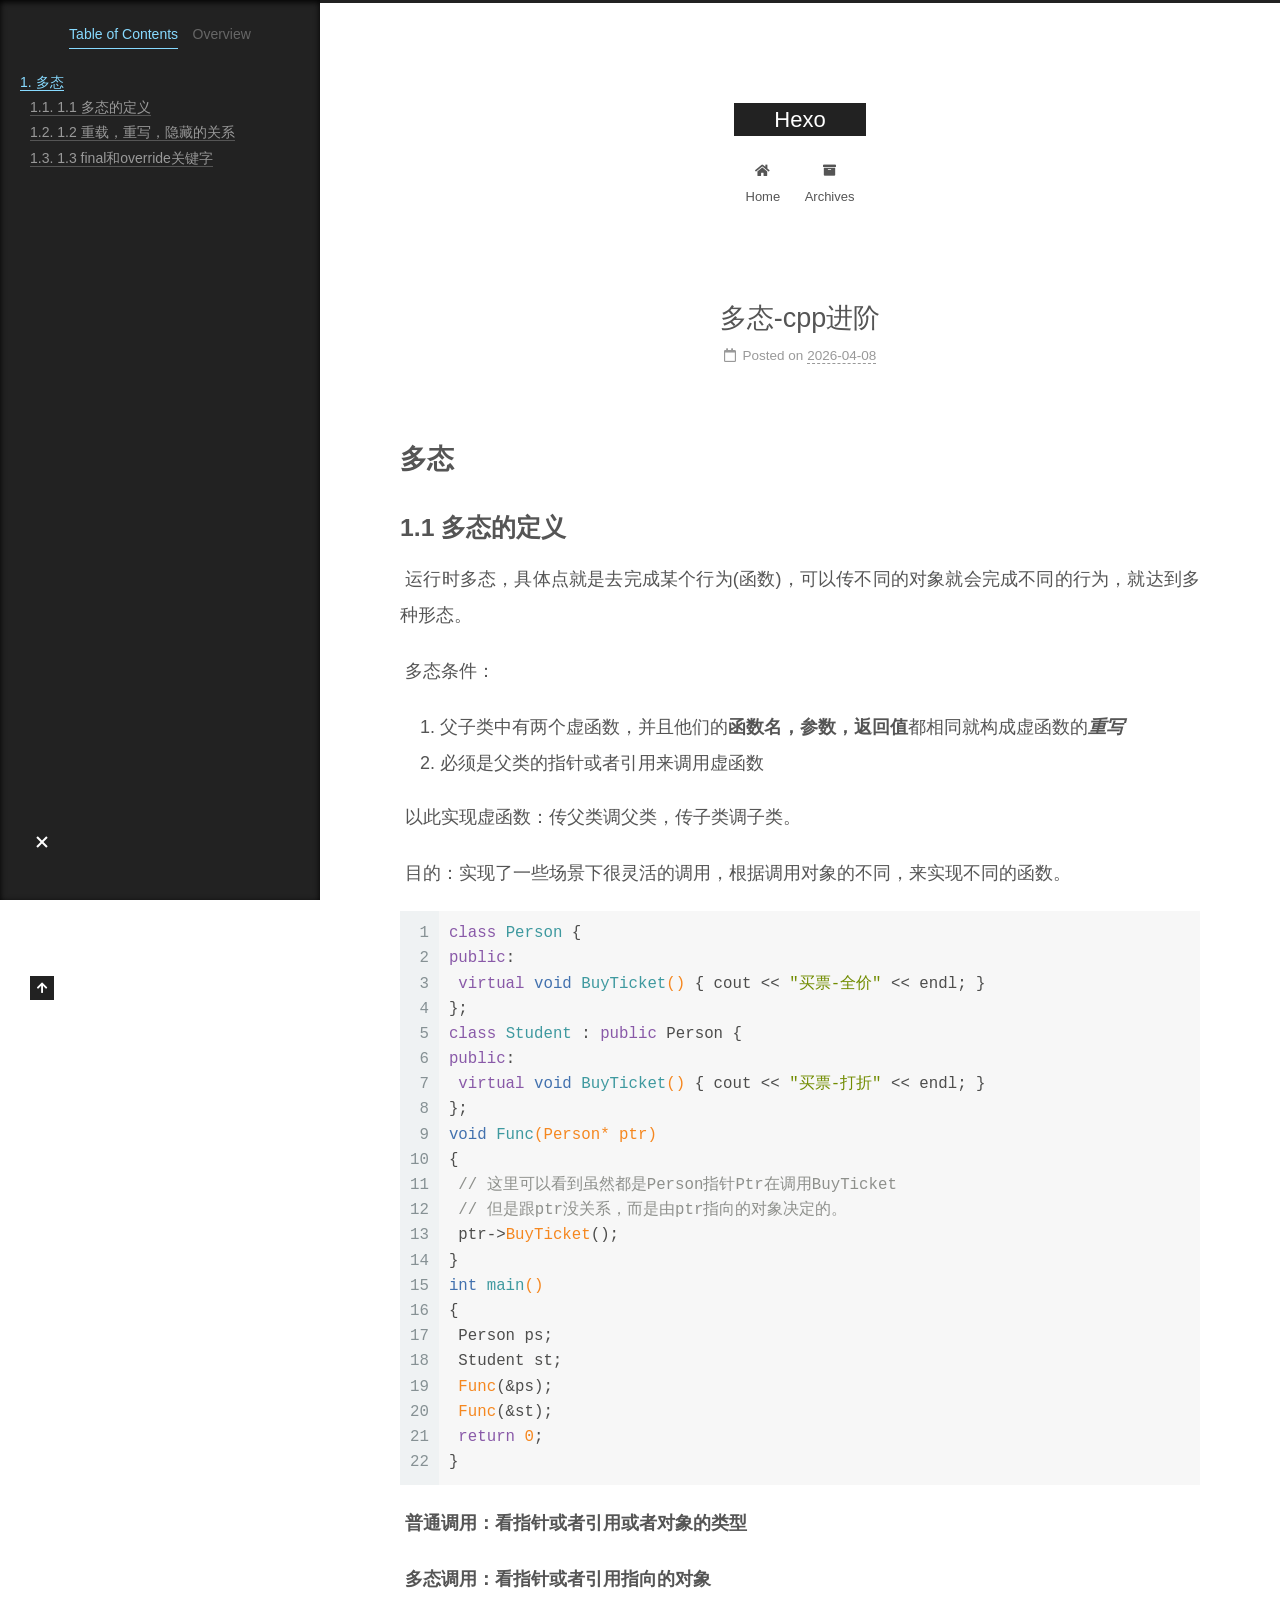
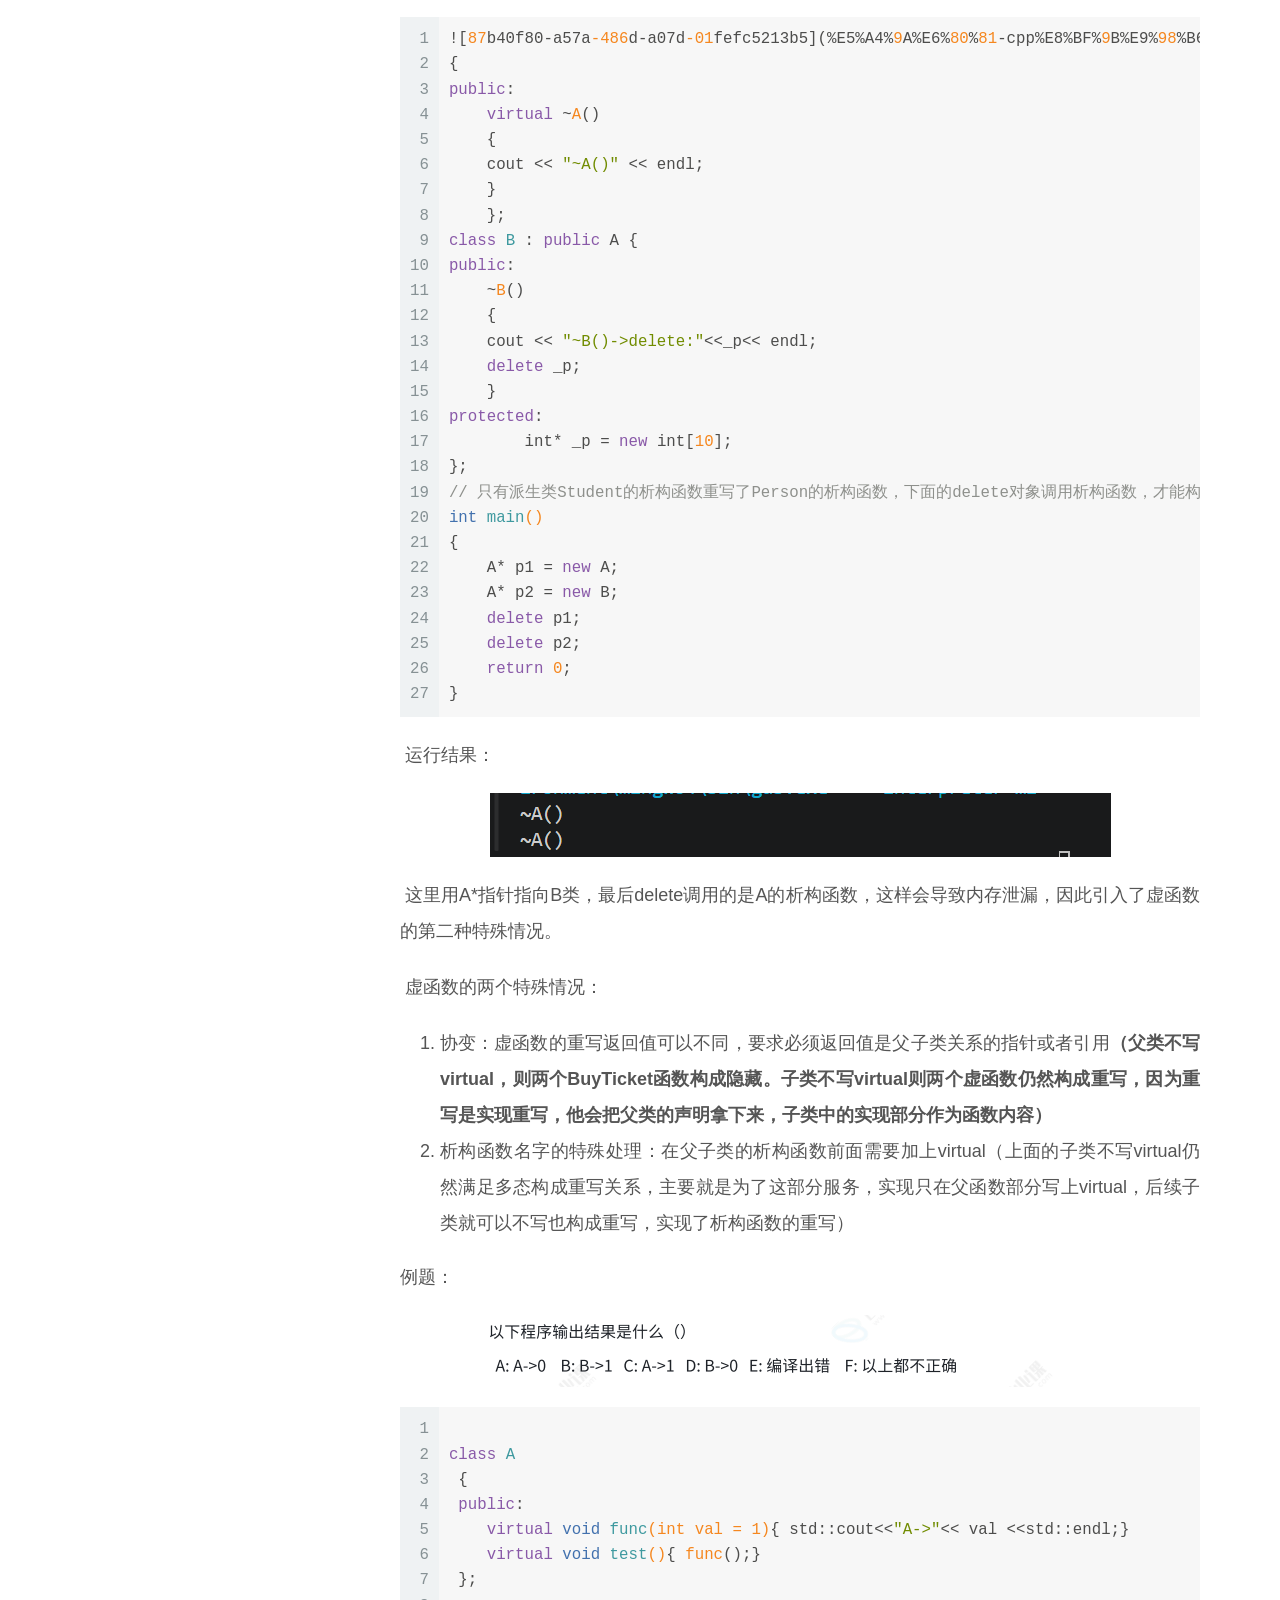
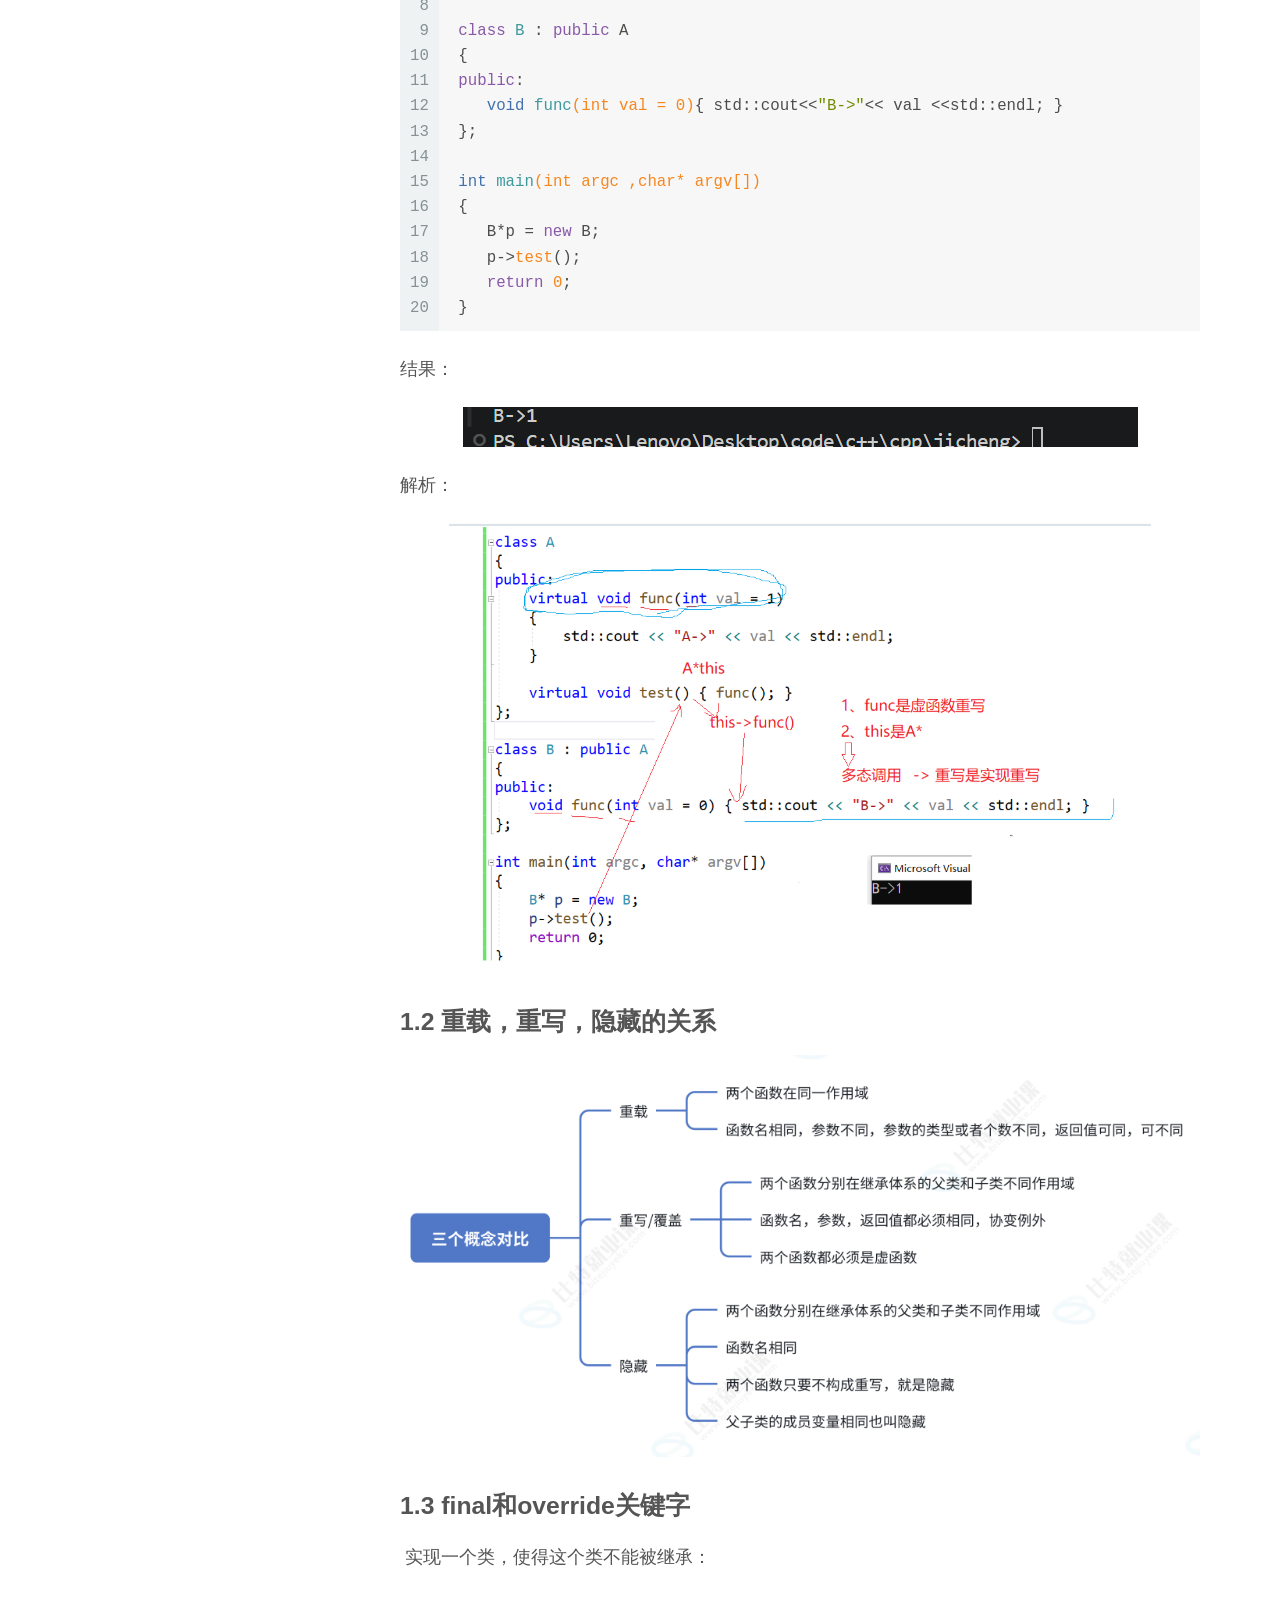
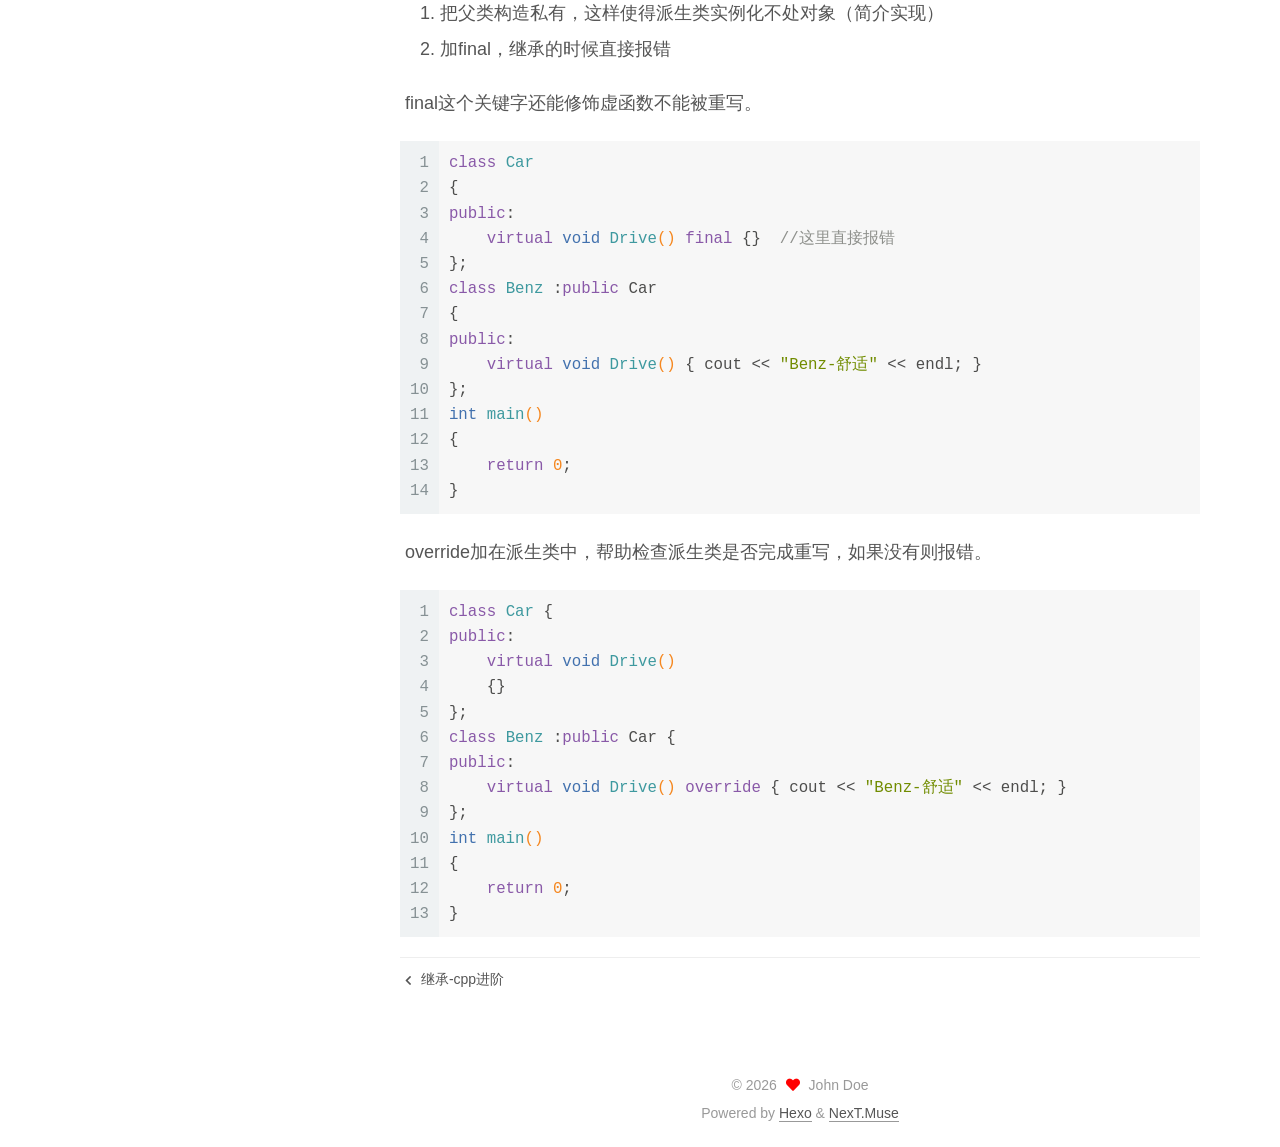
<file: 2026/04/08/多态-cpp进阶/index.html>
<!DOCTYPE html>
<html lang="en">
<head>
  <meta charset="UTF-8">
<meta name="viewport" content="width=device-width, initial-scale=1, maximum-scale=2">
<meta name="theme-color" content="#222">
<meta name="generator" content="Hexo 7.3.0">
  <link rel="apple-touch-icon" sizes="180x180" href="/images/apple-touch-icon-next.png">
  <link rel="icon" type="image/png" sizes="32x32" href="/images/favicon-32x32-next.png">
  <link rel="icon" type="image/png" sizes="16x16" href="/images/favicon-16x16-next.png">
  <link rel="mask-icon" href="/images/logo.svg" color="#222">

<link rel="stylesheet" href="/css/main.css">


<link rel="stylesheet" href="/lib/font-awesome/css/all.min.css">

<script id="hexo-configurations">
    var NexT = window.NexT || {};
    var CONFIG = {"hostname":"example.com","root":"/","scheme":"Muse","version":"7.8.0","exturl":false,"sidebar":{"position":"left","display":"post","padding":18,"offset":12,"onmobile":false},"copycode":{"enable":false,"show_result":false,"style":null},"back2top":{"enable":true,"sidebar":false,"scrollpercent":false},"bookmark":{"enable":false,"color":"#222","save":"auto"},"fancybox":false,"mediumzoom":false,"lazyload":false,"pangu":false,"comments":{"style":"tabs","active":null,"storage":true,"lazyload":false,"nav":null},"algolia":{"hits":{"per_page":10},"labels":{"input_placeholder":"Search for Posts","hits_empty":"We didn't find any results for the search: ${query}","hits_stats":"${hits} results found in ${time} ms"}},"localsearch":{"enable":false,"trigger":"auto","top_n_per_article":1,"unescape":false,"preload":false},"motion":{"enable":true,"async":false,"transition":{"post_block":"fadeIn","post_header":"slideDownIn","post_body":"slideDownIn","coll_header":"slideLeftIn","sidebar":"slideUpIn"}}};
  </script>

  <meta name="description" content="多态1.1 多态的定义​	运⾏时多态，具体点就是去完成某个⾏为(函数)，可以传不同的对象就会完成不同的⾏为，就达到多种形态。 ​	多态条件：  父子类中有两个虚函数，并且他们的函数名，参数，返回值都相同就构成虚函数的重写 必须是父类的指针或者引用来调用虚函数  ​	以此实现虚函数：传父类调父类，传子类调子类。 ​	目的：实现了一些场景下很灵活的调用，根据调用对象的不同，来实现不同的函数。 1234">
<meta property="og:type" content="article">
<meta property="og:title" content="多态-cpp进阶">
<meta property="og:url" content="http://example.com/2026/04/08/%E5%A4%9A%E6%80%81-cpp%E8%BF%9B%E9%98%B6/index.html">
<meta property="og:site_name" content="Hexo">
<meta property="og:description" content="多态1.1 多态的定义​	运⾏时多态，具体点就是去完成某个⾏为(函数)，可以传不同的对象就会完成不同的⾏为，就达到多种形态。 ​	多态条件：  父子类中有两个虚函数，并且他们的函数名，参数，返回值都相同就构成虚函数的重写 必须是父类的指针或者引用来调用虚函数  ​	以此实现虚函数：传父类调父类，传子类调子类。 ​	目的：实现了一些场景下很灵活的调用，根据调用对象的不同，来实现不同的函数。 1234">
<meta property="og:locale" content="en_US">
<meta property="og:image" content="http://example.com/imgs/%E5%A4%9A%E6%80%81-cpp%E8%BF%9B%E9%98%B6/c88231a5-4155-48e3-988b-2e91e02570da.png">
<meta property="og:image" content="http://example.com/imgs/%E5%A4%9A%E6%80%81-cpp%E8%BF%9B%E9%98%B6/dd3b1df8-e1e3-4639-8f41-6d937428985e.png">
<meta property="og:image" content="http://example.com/imgs/%E5%A4%9A%E6%80%81-cpp%E8%BF%9B%E9%98%B6/0825c84b-0e04-4743-a5cf-6406bf130c1b.png">
<meta property="og:image" content="http://example.com/imgs/%E5%A4%9A%E6%80%81-cpp%E8%BF%9B%E9%98%B6/b7bd889a-d284-4940-9d60-9a003dd6e8a5.png">
<meta property="og:image" content="http://example.com/imgs/%E5%A4%9A%E6%80%81-cpp%E8%BF%9B%E9%98%B6/87b40f80-a57a-486d-a07d-01fefc5213b5.png">
<meta property="article:published_time" content="2026-04-08T11:08:58.000Z">
<meta property="article:modified_time" content="2026-04-08T12:28:08.679Z">
<meta property="article:author" content="John Doe">
<meta name="twitter:card" content="summary">
<meta name="twitter:image" content="http://example.com/imgs/%E5%A4%9A%E6%80%81-cpp%E8%BF%9B%E9%98%B6/c88231a5-4155-48e3-988b-2e91e02570da.png">

<link rel="canonical" href="http://example.com/2026/04/08/%E5%A4%9A%E6%80%81-cpp%E8%BF%9B%E9%98%B6/">


<script id="page-configurations">
  // https://hexo.io/docs/variables.html
  CONFIG.page = {
    sidebar: "",
    isHome : false,
    isPost : true,
    lang   : 'en'
  };
</script>

  <title>多态-cpp进阶 | Hexo</title>
  






  <noscript>
  <style>
  .use-motion .brand,
  .use-motion .menu-item,
  .sidebar-inner,
  .use-motion .post-block,
  .use-motion .pagination,
  .use-motion .comments,
  .use-motion .post-header,
  .use-motion .post-body,
  .use-motion .collection-header { opacity: initial; }

  .use-motion .site-title,
  .use-motion .site-subtitle {
    opacity: initial;
    top: initial;
  }

  .use-motion .logo-line-before i { left: initial; }
  .use-motion .logo-line-after i { right: initial; }
  </style>
</noscript>

</head>

<body itemscope itemtype="http://schema.org/WebPage">
  <div class="container use-motion">
    <div class="headband"></div>

    <header class="header" itemscope itemtype="http://schema.org/WPHeader">
      <div class="header-inner"><div class="site-brand-container">
  <div class="site-nav-toggle">
    <div class="toggle" aria-label="Toggle navigation bar">
      <span class="toggle-line toggle-line-first"></span>
      <span class="toggle-line toggle-line-middle"></span>
      <span class="toggle-line toggle-line-last"></span>
    </div>
  </div>

  <div class="site-meta">

    <a href="/" class="brand" rel="start">
      <span class="logo-line-before"><i></i></span>
      <h1 class="site-title">Hexo</h1>
      <span class="logo-line-after"><i></i></span>
    </a>
  </div>

  <div class="site-nav-right">
    <div class="toggle popup-trigger">
    </div>
  </div>
</div>




<nav class="site-nav">
  <ul id="menu" class="main-menu menu">
        <li class="menu-item menu-item-home">

    <a href="/" rel="section"><i class="fa fa-home fa-fw"></i>Home</a>

  </li>
        <li class="menu-item menu-item-archives">

    <a href="/archives/" rel="section"><i class="fa fa-archive fa-fw"></i>Archives</a>

  </li>
  </ul>
</nav>




</div>
    </header>

    
  <div class="back-to-top">
    <i class="fa fa-arrow-up"></i>
    <span>0%</span>
  </div>


    <main class="main">
      <div class="main-inner">
        <div class="content-wrap">
          

          <div class="content post posts-expand">
            

    
  
  
  <article itemscope itemtype="http://schema.org/Article" class="post-block" lang="en">
    <link itemprop="mainEntityOfPage" href="http://example.com/2026/04/08/%E5%A4%9A%E6%80%81-cpp%E8%BF%9B%E9%98%B6/">

    <span hidden itemprop="author" itemscope itemtype="http://schema.org/Person">
      <meta itemprop="image" content="/images/avatar.gif">
      <meta itemprop="name" content="John Doe">
      <meta itemprop="description" content="">
    </span>

    <span hidden itemprop="publisher" itemscope itemtype="http://schema.org/Organization">
      <meta itemprop="name" content="Hexo">
    </span>
      <header class="post-header">
        <h1 class="post-title" itemprop="name headline">
          多态-cpp进阶
        </h1>

        <div class="post-meta">
            <span class="post-meta-item">
              <span class="post-meta-item-icon">
                <i class="far fa-calendar"></i>
              </span>
              <span class="post-meta-item-text">Posted on</span>
              

              <time title="Created: 2026-04-08 19:08:58 / Modified: 20:28:08" itemprop="dateCreated datePublished" datetime="2026-04-08T19:08:58+08:00">2026-04-08</time>
            </span>

          

        </div>
      </header>

    
    
    
    <div class="post-body" itemprop="articleBody">

      
        <h1 id="多态"><a href="#多态" class="headerlink" title="多态"></a>多态</h1><h2 id="1-1-多态的定义"><a href="#1-1-多态的定义" class="headerlink" title="1.1 多态的定义"></a>1.1 多态的定义</h2><p>​	运⾏时多态，具体点就是去完成某个⾏为(函数)，可以传不同的对象就会完成不同的⾏为，就达到多种形态。</p>
<p>​	多态条件：</p>
<ol>
<li>父子类中有两个虚函数，并且他们的<strong>函数名，参数，返回值</strong>都相同就构成虚函数的<em><strong>重写</strong></em></li>
<li>必须是父类的指针或者引用来调用虚函数</li>
</ol>
<p>​	以此实现虚函数：传父类调父类，传子类调子类。</p>
<p>​	目的：实现了一些场景下很灵活的调用，根据调用对象的不同，来实现不同的函数。</p>
<figure class="highlight c++"><table><tr><td class="gutter"><pre><span class="line">1</span><br><span class="line">2</span><br><span class="line">3</span><br><span class="line">4</span><br><span class="line">5</span><br><span class="line">6</span><br><span class="line">7</span><br><span class="line">8</span><br><span class="line">9</span><br><span class="line">10</span><br><span class="line">11</span><br><span class="line">12</span><br><span class="line">13</span><br><span class="line">14</span><br><span class="line">15</span><br><span class="line">16</span><br><span class="line">17</span><br><span class="line">18</span><br><span class="line">19</span><br><span class="line">20</span><br><span class="line">21</span><br><span class="line">22</span><br></pre></td><td class="code"><pre><span class="line"><span class="keyword">class</span> <span class="title class_">Person</span> &#123;</span><br><span class="line"><span class="keyword">public</span>:</span><br><span class="line"> <span class="function"><span class="keyword">virtual</span> <span class="type">void</span> <span class="title">BuyTicket</span><span class="params">()</span> </span>&#123; cout &lt;&lt; <span class="string">&quot;买票-全价&quot;</span> &lt;&lt; endl; &#125;</span><br><span class="line">&#125;;</span><br><span class="line"><span class="keyword">class</span> <span class="title class_">Student</span> : <span class="keyword">public</span> Person &#123;</span><br><span class="line"><span class="keyword">public</span>:</span><br><span class="line"> <span class="function"><span class="keyword">virtual</span> <span class="type">void</span> <span class="title">BuyTicket</span><span class="params">()</span> </span>&#123; cout &lt;&lt; <span class="string">&quot;买票-打折&quot;</span> &lt;&lt; endl; &#125;</span><br><span class="line">&#125;;</span><br><span class="line"><span class="function"><span class="type">void</span> <span class="title">Func</span><span class="params">(Person* ptr)</span></span></span><br><span class="line"><span class="function"></span>&#123;</span><br><span class="line"> <span class="comment">// 这⾥可以看到虽然都是Person指针Ptr在调⽤BuyTicket </span></span><br><span class="line"> <span class="comment">// 但是跟ptr没关系，⽽是由ptr指向的对象决定的。 </span></span><br><span class="line"> ptr-&gt;<span class="built_in">BuyTicket</span>();</span><br><span class="line">&#125;</span><br><span class="line"><span class="function"><span class="type">int</span> <span class="title">main</span><span class="params">()</span></span></span><br><span class="line"><span class="function"></span>&#123;</span><br><span class="line"> Person ps;</span><br><span class="line"> Student st;</span><br><span class="line"> <span class="built_in">Func</span>(&amp;ps);</span><br><span class="line"> <span class="built_in">Func</span>(&amp;st);</span><br><span class="line"> <span class="keyword">return</span> <span class="number">0</span>;</span><br><span class="line">&#125;</span><br></pre></td></tr></table></figure>

<p>​	<strong>普通调用：看指针或者引用或者对象的类型</strong></p>
<p>​	<strong>多态调用：看指针或者引用指向的对象</strong></p>
<figure class="highlight c++"><table><tr><td class="gutter"><pre><span class="line">1</span><br><span class="line">2</span><br><span class="line">3</span><br><span class="line">4</span><br><span class="line">5</span><br><span class="line">6</span><br><span class="line">7</span><br><span class="line">8</span><br><span class="line">9</span><br><span class="line">10</span><br><span class="line">11</span><br><span class="line">12</span><br><span class="line">13</span><br><span class="line">14</span><br><span class="line">15</span><br><span class="line">16</span><br><span class="line">17</span><br><span class="line">18</span><br><span class="line">19</span><br><span class="line">20</span><br><span class="line">21</span><br><span class="line">22</span><br><span class="line">23</span><br><span class="line">24</span><br><span class="line">25</span><br><span class="line">26</span><br><span class="line">27</span><br></pre></td><td class="code"><pre><span class="line">![<span class="number">87</span>b40f80-a57a<span class="number">-486</span>d-a07d<span class="number">-01</span>fefc5213b5](%E5%A4%<span class="number">9</span>A%E6%<span class="number">80</span>%<span class="number">81</span>-cpp%E8%BF%<span class="number">9</span>B%E9%<span class="number">98</span>%B6/<span class="number">87</span>b40f80-a57a<span class="number">-486</span>d-a07d<span class="number">-01</span>fefc5213b<span class="number">5.</span>png)<span class="keyword">class</span> <span class="title class_">A</span></span><br><span class="line">&#123;</span><br><span class="line"><span class="keyword">public</span>:</span><br><span class="line">    <span class="keyword">virtual</span> ~<span class="built_in">A</span>()</span><br><span class="line">    &#123;</span><br><span class="line">    cout &lt;&lt; <span class="string">&quot;~A()&quot;</span> &lt;&lt; endl;</span><br><span class="line">    &#125;</span><br><span class="line">    &#125;;</span><br><span class="line"><span class="keyword">class</span> <span class="title class_">B</span> : <span class="keyword">public</span> A &#123;</span><br><span class="line"><span class="keyword">public</span>:</span><br><span class="line">    ~<span class="built_in">B</span>()</span><br><span class="line">    &#123; </span><br><span class="line">    cout &lt;&lt; <span class="string">&quot;~B()-&gt;delete:&quot;</span>&lt;&lt;_p&lt;&lt; endl;</span><br><span class="line">    <span class="keyword">delete</span> _p;</span><br><span class="line">    &#125;</span><br><span class="line"><span class="keyword">protected</span>:</span><br><span class="line">	<span class="type">int</span>* _p = <span class="keyword">new</span> <span class="type">int</span>[<span class="number">10</span>];</span><br><span class="line">&#125;;</span><br><span class="line"><span class="comment">// 只有派⽣类Student的析构函数重写了Person的析构函数，下⾯的delete对象调⽤析构函数，才能构成多态，才能保证p1和p2指向的对象正确的调⽤析构函数。 </span></span><br><span class="line"><span class="function"><span class="type">int</span> <span class="title">main</span><span class="params">()</span></span></span><br><span class="line"><span class="function"></span>&#123;</span><br><span class="line">    A* p1 = <span class="keyword">new</span> A;</span><br><span class="line">    A* p2 = <span class="keyword">new</span> B;</span><br><span class="line">    <span class="keyword">delete</span> p1;</span><br><span class="line">    <span class="keyword">delete</span> p2;</span><br><span class="line">    <span class="keyword">return</span> <span class="number">0</span>;</span><br><span class="line">&#125;</span><br></pre></td></tr></table></figure>

<p>​	运行结果：</p>
<p><img src="/../imgs/%E5%A4%9A%E6%80%81-cpp%E8%BF%9B%E9%98%B6/c88231a5-4155-48e3-988b-2e91e02570da.png" alt="图片"></p>
<p>​	这里用A*指针指向B类，最后delete调用的是A的析构函数，这样会导致内存泄漏，因此引入了虚函数的第二种特殊情况。</p>
<p>​	虚函数的两个特殊情况：</p>
<ol>
<li>协变：虚函数的重写返回值可以不同，要求必须返回值是父子类关系的指针或者引用<strong>（父类不写virtual，则两个BuyTicket函数构成隐藏。子类不写virtual则两个虚函数仍然构成重写，因为重写是实现重写，他会把父类的声明拿下来，子类中的实现部分作为函数内容）</strong></li>
<li>析构函数名字的特殊处理：在父子类的析构函数前面需要加上virtual（上面的子类不写virtual仍然满足多态构成重写关系，主要就是为了这部分服务，实现只在父函数部分写上virtual，后续子类就可以不写也构成重写，实现了析构函数的重写）</li>
</ol>
<p>例题：</p>
<p><img src="/../imgs/%E5%A4%9A%E6%80%81-cpp%E8%BF%9B%E9%98%B6/dd3b1df8-e1e3-4639-8f41-6d937428985e.png" alt="图片"></p>
<figure class="highlight c++"><table><tr><td class="gutter"><pre><span class="line">1</span><br><span class="line">2</span><br><span class="line">3</span><br><span class="line">4</span><br><span class="line">5</span><br><span class="line">6</span><br><span class="line">7</span><br><span class="line">8</span><br><span class="line">9</span><br><span class="line">10</span><br><span class="line">11</span><br><span class="line">12</span><br><span class="line">13</span><br><span class="line">14</span><br><span class="line">15</span><br><span class="line">16</span><br><span class="line">17</span><br><span class="line">18</span><br><span class="line">19</span><br><span class="line">20</span><br></pre></td><td class="code"><pre><span class="line"></span><br><span class="line"><span class="keyword">class</span> <span class="title class_">A</span></span><br><span class="line"> &#123;</span><br><span class="line"> <span class="keyword">public</span>:</span><br><span class="line">    <span class="function"><span class="keyword">virtual</span> <span class="type">void</span> <span class="title">func</span><span class="params">(<span class="type">int</span> val = <span class="number">1</span>)</span></span>&#123; std::cout&lt;&lt;<span class="string">&quot;A-&gt;&quot;</span>&lt;&lt; val &lt;&lt;std::endl;&#125;</span><br><span class="line">    <span class="function"><span class="keyword">virtual</span> <span class="type">void</span> <span class="title">test</span><span class="params">()</span></span>&#123; <span class="built_in">func</span>();&#125;</span><br><span class="line"> &#125;;</span><br><span class="line"> </span><br><span class="line"> <span class="keyword">class</span> <span class="title class_">B</span> : <span class="keyword">public</span> A</span><br><span class="line"> &#123;</span><br><span class="line"> <span class="keyword">public</span>:</span><br><span class="line">    <span class="function"><span class="type">void</span> <span class="title">func</span><span class="params">(<span class="type">int</span> val = <span class="number">0</span>)</span></span>&#123; std::cout&lt;&lt;<span class="string">&quot;B-&gt;&quot;</span>&lt;&lt; val &lt;&lt;std::endl; &#125;</span><br><span class="line"> &#125;;</span><br><span class="line"> </span><br><span class="line"> <span class="function"><span class="type">int</span> <span class="title">main</span><span class="params">(<span class="type">int</span> argc ,<span class="type">char</span>* argv[])</span></span></span><br><span class="line"><span class="function"> </span>&#123;</span><br><span class="line">    B*p = <span class="keyword">new</span> B;</span><br><span class="line">    p-&gt;<span class="built_in">test</span>();</span><br><span class="line">    <span class="keyword">return</span> <span class="number">0</span>;</span><br><span class="line"> &#125;</span><br></pre></td></tr></table></figure>

<p>结果：</p>
<p><img src="/../imgs/%E5%A4%9A%E6%80%81-cpp%E8%BF%9B%E9%98%B6/0825c84b-0e04-4743-a5cf-6406bf130c1b.png" alt="图片"></p>
<p>解析：</p>
<p><img src="/../imgs/%E5%A4%9A%E6%80%81-cpp%E8%BF%9B%E9%98%B6/b7bd889a-d284-4940-9d60-9a003dd6e8a5.png" alt="图片"></p>
<h2 id="1-2-重载，重写，隐藏的关系"><a href="#1-2-重载，重写，隐藏的关系" class="headerlink" title="1.2 重载，重写，隐藏的关系"></a>1.2 重载，重写，隐藏的关系</h2><p><img src="/../imgs/%E5%A4%9A%E6%80%81-cpp%E8%BF%9B%E9%98%B6/87b40f80-a57a-486d-a07d-01fefc5213b5.png" alt="图片"></p>
<h2 id="1-3-final和override关键字"><a href="#1-3-final和override关键字" class="headerlink" title="1.3 final和override关键字"></a>1.3 final和override关键字</h2><p>​	实现一个类，使得这个类不能被继承：</p>
<ol>
<li>把父类构造私有，这样使得派生类实例化不处对象（简介实现）</li>
<li>加final，继承的时候直接报错</li>
</ol>
<p>​	final这个关键字还能修饰虚函数不能被重写。</p>
<figure class="highlight c++"><table><tr><td class="gutter"><pre><span class="line">1</span><br><span class="line">2</span><br><span class="line">3</span><br><span class="line">4</span><br><span class="line">5</span><br><span class="line">6</span><br><span class="line">7</span><br><span class="line">8</span><br><span class="line">9</span><br><span class="line">10</span><br><span class="line">11</span><br><span class="line">12</span><br><span class="line">13</span><br><span class="line">14</span><br></pre></td><td class="code"><pre><span class="line"><span class="keyword">class</span> <span class="title class_">Car</span></span><br><span class="line">&#123;</span><br><span class="line"><span class="keyword">public</span>:</span><br><span class="line">    <span class="function"><span class="keyword">virtual</span> <span class="type">void</span> <span class="title">Drive</span><span class="params">()</span> <span class="keyword">final</span> </span>&#123;&#125;  <span class="comment">//这里直接报错</span></span><br><span class="line">&#125;;</span><br><span class="line"><span class="keyword">class</span> <span class="title class_">Benz</span> :<span class="keyword">public</span> Car</span><br><span class="line">&#123;</span><br><span class="line"><span class="keyword">public</span>:</span><br><span class="line">    <span class="function"><span class="keyword">virtual</span> <span class="type">void</span> <span class="title">Drive</span><span class="params">()</span> </span>&#123; cout &lt;&lt; <span class="string">&quot;Benz-舒适&quot;</span> &lt;&lt; endl; &#125;</span><br><span class="line">&#125;;</span><br><span class="line"><span class="function"><span class="type">int</span> <span class="title">main</span><span class="params">()</span></span></span><br><span class="line"><span class="function"></span>&#123;</span><br><span class="line">    <span class="keyword">return</span> <span class="number">0</span>;</span><br><span class="line">&#125;</span><br></pre></td></tr></table></figure>

<p>​	override加在派生类中，帮助检查派生类是否完成重写，如果没有则报错。</p>
<figure class="highlight c++"><table><tr><td class="gutter"><pre><span class="line">1</span><br><span class="line">2</span><br><span class="line">3</span><br><span class="line">4</span><br><span class="line">5</span><br><span class="line">6</span><br><span class="line">7</span><br><span class="line">8</span><br><span class="line">9</span><br><span class="line">10</span><br><span class="line">11</span><br><span class="line">12</span><br><span class="line">13</span><br></pre></td><td class="code"><pre><span class="line"><span class="keyword">class</span> <span class="title class_">Car</span> &#123;</span><br><span class="line"><span class="keyword">public</span>:</span><br><span class="line">    <span class="function"><span class="keyword">virtual</span> <span class="type">void</span> <span class="title">Drive</span><span class="params">()</span></span></span><br><span class="line"><span class="function">    </span>&#123;&#125;</span><br><span class="line">&#125;;</span><br><span class="line"><span class="keyword">class</span> <span class="title class_">Benz</span> :<span class="keyword">public</span> Car &#123;</span><br><span class="line"><span class="keyword">public</span>:</span><br><span class="line">    <span class="function"><span class="keyword">virtual</span> <span class="type">void</span> <span class="title">Drive</span><span class="params">()</span> <span class="keyword">override</span> </span>&#123; cout &lt;&lt; <span class="string">&quot;Benz-舒适&quot;</span> &lt;&lt; endl; &#125;</span><br><span class="line">&#125;;</span><br><span class="line"><span class="function"><span class="type">int</span> <span class="title">main</span><span class="params">()</span></span></span><br><span class="line"><span class="function"></span>&#123;</span><br><span class="line">    <span class="keyword">return</span> <span class="number">0</span>;</span><br><span class="line">&#125;</span><br></pre></td></tr></table></figure>


    </div>

    
    
    

      <footer class="post-footer">

        


        
    <div class="post-nav">
      <div class="post-nav-item">
    <a href="/2026/04/02/%E7%BB%A7%E6%89%BF-cpp%E8%BF%9B%E9%98%B6/" rel="prev" title="继承-cpp进阶">
      <i class="fa fa-chevron-left"></i> 继承-cpp进阶
    </a></div>
      <div class="post-nav-item"></div>
    </div>
      </footer>
    
  </article>
  
  
  



          </div>
          

<script>
  window.addEventListener('tabs:register', () => {
    let { activeClass } = CONFIG.comments;
    if (CONFIG.comments.storage) {
      activeClass = localStorage.getItem('comments_active') || activeClass;
    }
    if (activeClass) {
      let activeTab = document.querySelector(`a[href="#comment-${activeClass}"]`);
      if (activeTab) {
        activeTab.click();
      }
    }
  });
  if (CONFIG.comments.storage) {
    window.addEventListener('tabs:click', event => {
      if (!event.target.matches('.tabs-comment .tab-content .tab-pane')) return;
      let commentClass = event.target.classList[1];
      localStorage.setItem('comments_active', commentClass);
    });
  }
</script>

        </div>
          
  
  <div class="toggle sidebar-toggle">
    <span class="toggle-line toggle-line-first"></span>
    <span class="toggle-line toggle-line-middle"></span>
    <span class="toggle-line toggle-line-last"></span>
  </div>

  <aside class="sidebar">
    <div class="sidebar-inner">

      <ul class="sidebar-nav motion-element">
        <li class="sidebar-nav-toc">
          Table of Contents
        </li>
        <li class="sidebar-nav-overview">
          Overview
        </li>
      </ul>

      <!--noindex-->
      <div class="post-toc-wrap sidebar-panel">
          <div class="post-toc motion-element"><ol class="nav"><li class="nav-item nav-level-1"><a class="nav-link" href="#%E5%A4%9A%E6%80%81"><span class="nav-number">1.</span> <span class="nav-text">多态</span></a><ol class="nav-child"><li class="nav-item nav-level-2"><a class="nav-link" href="#1-1-%E5%A4%9A%E6%80%81%E7%9A%84%E5%AE%9A%E4%B9%89"><span class="nav-number">1.1.</span> <span class="nav-text">1.1 多态的定义</span></a></li><li class="nav-item nav-level-2"><a class="nav-link" href="#1-2-%E9%87%8D%E8%BD%BD%EF%BC%8C%E9%87%8D%E5%86%99%EF%BC%8C%E9%9A%90%E8%97%8F%E7%9A%84%E5%85%B3%E7%B3%BB"><span class="nav-number">1.2.</span> <span class="nav-text">1.2 重载，重写，隐藏的关系</span></a></li><li class="nav-item nav-level-2"><a class="nav-link" href="#1-3-final%E5%92%8Coverride%E5%85%B3%E9%94%AE%E5%AD%97"><span class="nav-number">1.3.</span> <span class="nav-text">1.3 final和override关键字</span></a></li></ol></li></ol></div>
      </div>
      <!--/noindex-->

      <div class="site-overview-wrap sidebar-panel">
        <div class="site-author motion-element" itemprop="author" itemscope itemtype="http://schema.org/Person">
  <p class="site-author-name" itemprop="name">John Doe</p>
  <div class="site-description" itemprop="description"></div>
</div>
<div class="site-state-wrap motion-element">
  <nav class="site-state">
      <div class="site-state-item site-state-posts">
          <a href="/archives/">
        
          <span class="site-state-item-count">6</span>
          <span class="site-state-item-name">posts</span>
        </a>
      </div>
  </nav>
</div>



      </div>

    </div>
  </aside>
  <div id="sidebar-dimmer"></div>


      </div>
    </main>

    <footer class="footer">
      <div class="footer-inner">
        

        

<div class="copyright">
  
  &copy; 
  <span itemprop="copyrightYear">2026</span>
  <span class="with-love">
    <i class="fa fa-heart"></i>
  </span>
  <span class="author" itemprop="copyrightHolder">John Doe</span>
</div>
  <div class="powered-by">Powered by <a href="https://hexo.io/" class="theme-link" rel="noopener" target="_blank">Hexo</a> & <a href="https://muse.theme-next.org/" class="theme-link" rel="noopener" target="_blank">NexT.Muse</a>
  </div>

        








      </div>
    </footer>
  </div>

  
  <script src="/lib/anime.min.js"></script>
  <script src="/lib/velocity/velocity.min.js"></script>
  <script src="/lib/velocity/velocity.ui.min.js"></script>

<script src="/js/utils.js"></script>

<script src="/js/motion.js"></script>


<script src="/js/schemes/muse.js"></script>


<script src="/js/next-boot.js"></script>




  















  

  

</body>
</html>
</file>
<file: css/main.css>
:root {
  --body-bg-color: #fff;
  --content-bg-color: #fff;
  --card-bg-color: #f5f5f5;
  --text-color: #555;
  --blockquote-color: #666;
  --link-color: #555;
  --link-hover-color: #222;
  --brand-color: #fff;
  --brand-hover-color: #fff;
  --table-row-odd-bg-color: #f9f9f9;
  --table-row-hover-bg-color: #f5f5f5;
  --menu-item-bg-color: #f5f5f5;
  --btn-default-bg: #222;
  --btn-default-color: #fff;
  --btn-default-border-color: #222;
  --btn-default-hover-bg: #fff;
  --btn-default-hover-color: #222;
  --btn-default-hover-border-color: #222;
}
html {
  line-height: 1.15; /* 1 */
  -webkit-text-size-adjust: 100%; /* 2 */
}
body {
  margin: 0;
}
main {
  display: block;
}
h1 {
  font-size: 2em;
  margin: 0.67em 0;
}
hr {
  box-sizing: content-box; /* 1 */
  height: 0; /* 1 */
  overflow: visible; /* 2 */
}
pre {
  font-family: monospace, monospace; /* 1 */
  font-size: 1em; /* 2 */
}
a {
  background: transparent;
}
abbr[title] {
  border-bottom: none; /* 1 */
  text-decoration: underline; /* 2 */
  text-decoration: underline dotted; /* 2 */
}
b,
strong {
  font-weight: bolder;
}
code,
kbd,
samp {
  font-family: monospace, monospace; /* 1 */
  font-size: 1em; /* 2 */
}
small {
  font-size: 80%;
}
sub,
sup {
  font-size: 75%;
  line-height: 0;
  position: relative;
  vertical-align: baseline;
}
sub {
  bottom: -0.25em;
}
sup {
  top: -0.5em;
}
img {
  border-style: none;
}
button,
input,
optgroup,
select,
textarea {
  font-family: inherit; /* 1 */
  font-size: 100%; /* 1 */
  line-height: 1.15; /* 1 */
  margin: 0; /* 2 */
}
button,
input {
/* 1 */
  overflow: visible;
}
button,
select {
/* 1 */
  text-transform: none;
}
button,
[type='button'],
[type='reset'],
[type='submit'] {
  -webkit-appearance: button;
}
button::-moz-focus-inner,
[type='button']::-moz-focus-inner,
[type='reset']::-moz-focus-inner,
[type='submit']::-moz-focus-inner {
  border-style: none;
  padding: 0;
}
button:-moz-focusring,
[type='button']:-moz-focusring,
[type='reset']:-moz-focusring,
[type='submit']:-moz-focusring {
  outline: 1px dotted ButtonText;
}
fieldset {
  padding: 0.35em 0.75em 0.625em;
}
legend {
  box-sizing: border-box; /* 1 */
  color: inherit; /* 2 */
  display: table; /* 1 */
  max-width: 100%; /* 1 */
  padding: 0; /* 3 */
  white-space: normal; /* 1 */
}
progress {
  vertical-align: baseline;
}
textarea {
  overflow: auto;
}
[type='checkbox'],
[type='radio'] {
  box-sizing: border-box; /* 1 */
  padding: 0; /* 2 */
}
[type='number']::-webkit-inner-spin-button,
[type='number']::-webkit-outer-spin-button {
  height: auto;
}
[type='search'] {
  outline-offset: -2px; /* 2 */
  -webkit-appearance: textfield; /* 1 */
}
[type='search']::-webkit-search-decoration {
  -webkit-appearance: none;
}
::-webkit-file-upload-button {
  font: inherit; /* 2 */
  -webkit-appearance: button; /* 1 */
}
details {
  display: block;
}
summary {
  display: list-item;
}
template {
  display: none;
}
[hidden] {
  display: none;
}
::selection {
  background: #262a30;
  color: #eee;
}
html,
body {
  height: 100%;
}
body {
  background: var(--body-bg-color);
  color: var(--text-color);
  font-family: 'Lato', "PingFang SC", "Microsoft YaHei", sans-serif;
  font-size: 1em;
  line-height: 2;
}
@media (max-width: 991px) {
  body {
    padding-left: 0 !important;
    padding-right: 0 !important;
  }
}
h1,
h2,
h3,
h4,
h5,
h6 {
  font-family: 'Lato', "PingFang SC", "Microsoft YaHei", sans-serif;
  font-weight: bold;
  line-height: 1.5;
  margin: 20px 0 15px;
}
h1 {
  font-size: 1.5em;
}
h2 {
  font-size: 1.375em;
}
h3 {
  font-size: 1.25em;
}
h4 {
  font-size: 1.125em;
}
h5 {
  font-size: 1em;
}
h6 {
  font-size: 0.875em;
}
p {
  margin: 0 0 20px 0;
}
a,
span.exturl {
  border-bottom: 1px solid #999;
  color: var(--link-color);
  outline: 0;
  text-decoration: none;
  overflow-wrap: break-word;
  word-wrap: break-word;
  cursor: pointer;
}
a:hover,
span.exturl:hover {
  border-bottom-color: var(--link-hover-color);
  color: var(--link-hover-color);
}
iframe,
img,
video {
  display: block;
  margin-left: auto;
  margin-right: auto;
  max-width: 100%;
}
hr {
  background-image: repeating-linear-gradient(-45deg, #ddd, #ddd 4px, transparent 4px, transparent 8px);
  border: 0;
  height: 3px;
  margin: 40px 0;
}
blockquote {
  border-left: 4px solid #ddd;
  color: var(--blockquote-color);
  margin: 0;
  padding: 0 15px;
}
blockquote cite::before {
  content: '-';
  padding: 0 5px;
}
dt {
  font-weight: bold;
}
dd {
  margin: 0;
  padding: 0;
}
kbd {
  background-color: #f5f5f5;
  background-image: linear-gradient(#eee, #fff, #eee);
  border: 1px solid #ccc;
  border-radius: 0.2em;
  box-shadow: 0.1em 0.1em 0.2em rgba(0,0,0,0.1);
  color: #555;
  font-family: inherit;
  padding: 0.1em 0.3em;
  white-space: nowrap;
}
.table-container {
  overflow: auto;
}
table {
  border-collapse: collapse;
  border-spacing: 0;
  font-size: 0.875em;
  margin: 0 0 20px 0;
  width: 100%;
}
tbody tr:nth-of-type(odd) {
  background: var(--table-row-odd-bg-color);
}
tbody tr:hover {
  background: var(--table-row-hover-bg-color);
}
caption,
th,
td {
  font-weight: normal;
  padding: 8px;
  vertical-align: middle;
}
th,
td {
  border: 1px solid #ddd;
  border-bottom: 3px solid #ddd;
}
th {
  font-weight: 700;
  padding-bottom: 10px;
}
td {
  border-bottom-width: 1px;
}
.btn {
  background: var(--btn-default-bg);
  border: 2px solid var(--btn-default-border-color);
  border-radius: 0;
  color: var(--btn-default-color);
  display: inline-block;
  font-size: 0.875em;
  line-height: 2;
  padding: 0 20px;
  text-decoration: none;
  transition-property: background-color;
  transition-delay: 0s;
  transition-duration: 0.2s;
  transition-timing-function: ease-in-out;
}
.btn:hover {
  background: var(--btn-default-hover-bg);
  border-color: var(--btn-default-hover-border-color);
  color: var(--btn-default-hover-color);
}
.btn + .btn {
  margin: 0 0 8px 8px;
}
.btn .fa-fw {
  text-align: left;
  width: 1.285714285714286em;
}
.toggle {
  line-height: 0;
}
.toggle .toggle-line {
  background: #fff;
  display: inline-block;
  height: 2px;
  left: 0;
  position: relative;
  top: 0;
  transition: all 0.4s;
  vertical-align: top;
  width: 100%;
}
.toggle .toggle-line:not(:first-child) {
  margin-top: 3px;
}
.toggle.toggle-arrow .toggle-line-first {
  left: 50%;
  top: 2px;
  transform: rotate(45deg);
  width: 50%;
}
.toggle.toggle-arrow .toggle-line-middle {
  left: 2px;
  width: 90%;
}
.toggle.toggle-arrow .toggle-line-last {
  left: 50%;
  top: -2px;
  transform: rotate(-45deg);
  width: 50%;
}
.toggle.toggle-close .toggle-line-first {
  transform: rotate(-45deg);
  top: 5px;
}
.toggle.toggle-close .toggle-line-middle {
  opacity: 0;
}
.toggle.toggle-close .toggle-line-last {
  transform: rotate(45deg);
  top: -5px;
}
.highlight,
pre {
  background: #f7f7f7;
  color: #4d4d4c;
  line-height: 1.6;
  margin: 0 auto 20px;
}
pre,
code {
  font-family: consolas, Menlo, monospace, "PingFang SC", "Microsoft YaHei";
}
code {
  background: #eee;
  border-radius: 3px;
  color: #555;
  padding: 2px 4px;
  overflow-wrap: break-word;
  word-wrap: break-word;
}
.highlight *::selection {
  background: #d6d6d6;
}
.highlight pre {
  border: 0;
  margin: 0;
  padding: 10px 0;
}
.highlight table {
  border: 0;
  margin: 0;
  width: auto;
}
.highlight td {
  border: 0;
  padding: 0;
}
.highlight figcaption {
  background: #eff2f3;
  color: #4d4d4c;
  display: flex;
  font-size: 0.875em;
  justify-content: space-between;
  line-height: 1.2;
  padding: 0.5em;
}
.highlight figcaption a {
  color: #4d4d4c;
}
.highlight figcaption a:hover {
  border-bottom-color: #4d4d4c;
}
.highlight .gutter {
  -moz-user-select: none;
  -ms-user-select: none;
  -webkit-user-select: none;
  user-select: none;
}
.highlight .gutter pre {
  background: #eff2f3;
  color: #869194;
  padding-left: 10px;
  padding-right: 10px;
  text-align: right;
}
.highlight .code pre {
  background: #f7f7f7;
  padding-left: 10px;
  width: 100%;
}
.gist table {
  width: auto;
}
.gist table td {
  border: 0;
}
pre {
  overflow: auto;
  padding: 10px;
}
pre code {
  background: none;
  color: #4d4d4c;
  font-size: 0.875em;
  padding: 0;
  text-shadow: none;
}
pre .deletion {
  background: #fdd;
}
pre .addition {
  background: #dfd;
}
pre .meta {
  color: #eab700;
  -moz-user-select: none;
  -ms-user-select: none;
  -webkit-user-select: none;
  user-select: none;
}
pre .comment {
  color: #8e908c;
}
pre .variable,
pre .attribute,
pre .tag,
pre .name,
pre .regexp,
pre .ruby .constant,
pre .xml .tag .title,
pre .xml .pi,
pre .xml .doctype,
pre .html .doctype,
pre .css .id,
pre .css .class,
pre .css .pseudo {
  color: #c82829;
}
pre .number,
pre .preprocessor,
pre .built_in,
pre .builtin-name,
pre .literal,
pre .params,
pre .constant,
pre .command {
  color: #f5871f;
}
pre .ruby .class .title,
pre .css .rules .attribute,
pre .string,
pre .symbol,
pre .value,
pre .inheritance,
pre .header,
pre .ruby .symbol,
pre .xml .cdata,
pre .special,
pre .formula {
  color: #718c00;
}
pre .title,
pre .css .hexcolor {
  color: #3e999f;
}
pre .function,
pre .python .decorator,
pre .python .title,
pre .ruby .function .title,
pre .ruby .title .keyword,
pre .perl .sub,
pre .javascript .title,
pre .coffeescript .title {
  color: #4271ae;
}
pre .keyword,
pre .javascript .function {
  color: #8959a8;
}
.blockquote-center {
  border-left: none;
  margin: 40px 0;
  padding: 0;
  position: relative;
  text-align: center;
}
.blockquote-center .fa {
  display: block;
  opacity: 0.6;
  position: absolute;
  width: 100%;
}
.blockquote-center .fa-quote-left {
  border-top: 1px solid #ccc;
  text-align: left;
  top: -20px;
}
.blockquote-center .fa-quote-right {
  border-bottom: 1px solid #ccc;
  text-align: right;
  bottom: -20px;
}
.blockquote-center p,
.blockquote-center div {
  text-align: center;
}
.post-body .group-picture img {
  margin: 0 auto;
  padding: 0 3px;
}
.group-picture-row {
  margin-bottom: 6px;
  overflow: hidden;
}
.group-picture-column {
  float: left;
  margin-bottom: 10px;
}
.post-body .label {
  color: #555;
  display: inline;
  padding: 0 2px;
}
.post-body .label.default {
  background: #f0f0f0;
}
.post-body .label.primary {
  background: #efe6f7;
}
.post-body .label.info {
  background: #e5f2f8;
}
.post-body .label.success {
  background: #e7f4e9;
}
.post-body .label.warning {
  background: #fcf6e1;
}
.post-body .label.danger {
  background: #fae8eb;
}
.post-body .tabs {
  margin-bottom: 20px;
}
.post-body .tabs,
.tabs-comment {
  display: block;
  padding-top: 10px;
  position: relative;
}
.post-body .tabs ul.nav-tabs,
.tabs-comment ul.nav-tabs {
  display: flex;
  flex-wrap: wrap;
  margin: 0;
  margin-bottom: -1px;
  padding: 0;
}
@media (max-width: 413px) {
  .post-body .tabs ul.nav-tabs,
  .tabs-comment ul.nav-tabs {
    display: block;
    margin-bottom: 5px;
  }
}
.post-body .tabs ul.nav-tabs li.tab,
.tabs-comment ul.nav-tabs li.tab {
  border-bottom: 1px solid #ddd;
  border-left: 1px solid transparent;
  border-right: 1px solid transparent;
  border-top: 3px solid transparent;
  flex-grow: 1;
  list-style-type: none;
  border-radius: 0 0 0 0;
}
@media (max-width: 413px) {
  .post-body .tabs ul.nav-tabs li.tab,
  .tabs-comment ul.nav-tabs li.tab {
    border-bottom: 1px solid transparent;
    border-left: 3px solid transparent;
    border-right: 1px solid transparent;
    border-top: 1px solid transparent;
  }
}
@media (max-width: 413px) {
  .post-body .tabs ul.nav-tabs li.tab,
  .tabs-comment ul.nav-tabs li.tab {
    border-radius: 0;
  }
}
.post-body .tabs ul.nav-tabs li.tab a,
.tabs-comment ul.nav-tabs li.tab a {
  border-bottom: initial;
  display: block;
  line-height: 1.8;
  outline: 0;
  padding: 0.25em 0.75em;
  text-align: center;
  transition-delay: 0s;
  transition-duration: 0.2s;
  transition-timing-function: ease-out;
}
.post-body .tabs ul.nav-tabs li.tab a i,
.tabs-comment ul.nav-tabs li.tab a i {
  width: 1.285714285714286em;
}
.post-body .tabs ul.nav-tabs li.tab.active,
.tabs-comment ul.nav-tabs li.tab.active {
  border-bottom: 1px solid transparent;
  border-left: 1px solid #ddd;
  border-right: 1px solid #ddd;
  border-top: 3px solid #fc6423;
}
@media (max-width: 413px) {
  .post-body .tabs ul.nav-tabs li.tab.active,
  .tabs-comment ul.nav-tabs li.tab.active {
    border-bottom: 1px solid #ddd;
    border-left: 3px solid #fc6423;
    border-right: 1px solid #ddd;
    border-top: 1px solid #ddd;
  }
}
.post-body .tabs ul.nav-tabs li.tab.active a,
.tabs-comment ul.nav-tabs li.tab.active a {
  color: var(--link-color);
  cursor: default;
}
.post-body .tabs .tab-content .tab-pane,
.tabs-comment .tab-content .tab-pane {
  border: 1px solid #ddd;
  border-top: 0;
  padding: 20px 20px 0 20px;
  border-radius: 0;
}
.post-body .tabs .tab-content .tab-pane:not(.active),
.tabs-comment .tab-content .tab-pane:not(.active) {
  display: none;
}
.post-body .tabs .tab-content .tab-pane.active,
.tabs-comment .tab-content .tab-pane.active {
  display: block;
}
.post-body .tabs .tab-content .tab-pane.active:nth-of-type(1),
.tabs-comment .tab-content .tab-pane.active:nth-of-type(1) {
  border-radius: 0 0 0 0;
}
@media (max-width: 413px) {
  .post-body .tabs .tab-content .tab-pane.active:nth-of-type(1),
  .tabs-comment .tab-content .tab-pane.active:nth-of-type(1) {
    border-radius: 0;
  }
}
.post-body .note {
  border-radius: 3px;
  margin-bottom: 20px;
  padding: 1em;
  position: relative;
  border: 1px solid #eee;
  border-left-width: 5px;
}
.post-body .note h2,
.post-body .note h3,
.post-body .note h4,
.post-body .note h5,
.post-body .note h6 {
  margin-top: 0;
  border-bottom: initial;
  margin-bottom: 0;
  padding-top: 0;
}
.post-body .note p:first-child,
.post-body .note ul:first-child,
.post-body .note ol:first-child,
.post-body .note table:first-child,
.post-body .note pre:first-child,
.post-body .note blockquote:first-child,
.post-body .note img:first-child {
  margin-top: 0;
}
.post-body .note p:last-child,
.post-body .note ul:last-child,
.post-body .note ol:last-child,
.post-body .note table:last-child,
.post-body .note pre:last-child,
.post-body .note blockquote:last-child,
.post-body .note img:last-child {
  margin-bottom: 0;
}
.post-body .note.default {
  border-left-color: #777;
}
.post-body .note.default h2,
.post-body .note.default h3,
.post-body .note.default h4,
.post-body .note.default h5,
.post-body .note.default h6 {
  color: #777;
}
.post-body .note.primary {
  border-left-color: #6f42c1;
}
.post-body .note.primary h2,
.post-body .note.primary h3,
.post-body .note.primary h4,
.post-body .note.primary h5,
.post-body .note.primary h6 {
  color: #6f42c1;
}
.post-body .note.info {
  border-left-color: #428bca;
}
.post-body .note.info h2,
.post-body .note.info h3,
.post-body .note.info h4,
.post-body .note.info h5,
.post-body .note.info h6 {
  color: #428bca;
}
.post-body .note.success {
  border-left-color: #5cb85c;
}
.post-body .note.success h2,
.post-body .note.success h3,
.post-body .note.success h4,
.post-body .note.success h5,
.post-body .note.success h6 {
  color: #5cb85c;
}
.post-body .note.warning {
  border-left-color: #f0ad4e;
}
.post-body .note.warning h2,
.post-body .note.warning h3,
.post-body .note.warning h4,
.post-body .note.warning h5,
.post-body .note.warning h6 {
  color: #f0ad4e;
}
.post-body .note.danger {
  border-left-color: #d9534f;
}
.post-body .note.danger h2,
.post-body .note.danger h3,
.post-body .note.danger h4,
.post-body .note.danger h5,
.post-body .note.danger h6 {
  color: #d9534f;
}
.pagination .prev,
.pagination .next,
.pagination .page-number,
.pagination .space {
  display: inline-block;
  margin: 0 10px;
  padding: 0 11px;
  position: relative;
  top: -1px;
}
@media (max-width: 767px) {
  .pagination .prev,
  .pagination .next,
  .pagination .page-number,
  .pagination .space {
    margin: 0 5px;
  }
}
.pagination {
  border-top: 1px solid #eee;
  margin: 120px 0 0;
  text-align: center;
}
.pagination .prev,
.pagination .next,
.pagination .page-number {
  border-bottom: 0;
  border-top: 1px solid #eee;
  transition-property: border-color;
  transition-delay: 0s;
  transition-duration: 0.2s;
  transition-timing-function: ease-in-out;
}
.pagination .prev:hover,
.pagination .next:hover,
.pagination .page-number:hover {
  border-top-color: #222;
}
.pagination .space {
  margin: 0;
  padding: 0;
}
.pagination .prev {
  margin-left: 0;
}
.pagination .next {
  margin-right: 0;
}
.pagination .page-number.current {
  background: #ccc;
  border-top-color: #ccc;
  color: #fff;
}
@media (max-width: 767px) {
  .pagination {
    border-top: none;
  }
  .pagination .prev,
  .pagination .next,
  .pagination .page-number {
    border-bottom: 1px solid #eee;
    border-top: 0;
    margin-bottom: 10px;
    padding: 0 10px;
  }
  .pagination .prev:hover,
  .pagination .next:hover,
  .pagination .page-number:hover {
    border-bottom-color: #222;
  }
}
.comments {
  margin-top: 60px;
  overflow: hidden;
}
.comment-button-group {
  display: flex;
  flex-wrap: wrap-reverse;
  justify-content: center;
  margin: 1em 0;
}
.comment-button-group .comment-button {
  margin: 0.1em 0.2em;
}
.comment-button-group .comment-button.active {
  background: var(--btn-default-hover-bg);
  border-color: var(--btn-default-hover-border-color);
  color: var(--btn-default-hover-color);
}
.comment-position {
  display: none;
}
.comment-position.active {
  display: block;
}
.tabs-comment {
  background: var(--content-bg-color);
  margin-top: 4em;
  padding-top: 0;
}
.tabs-comment .comments {
  border: 0;
  box-shadow: none;
  margin-top: 0;
  padding-top: 0;
}
.container {
  min-height: 100%;
  position: relative;
}
.main-inner {
  margin: 0 auto;
  width: 700px;
}
@media (min-width: 1200px) {
  .main-inner {
    width: 800px;
  }
}
@media (min-width: 1600px) {
  .main-inner {
    width: 900px;
  }
}
@media (max-width: 767px) {
  .content-wrap {
    padding: 0 20px;
  }
}
.header {
  background: transparent;
}
.header-inner {
  margin: 0 auto;
  width: 700px;
}
@media (min-width: 1200px) {
  .header-inner {
    width: 800px;
  }
}
@media (min-width: 1600px) {
  .header-inner {
    width: 900px;
  }
}
.site-brand-container {
  display: flex;
  flex-shrink: 0;
  padding: 0 10px;
}
.headband {
  background: #222;
  height: 3px;
}
.site-meta {
  flex-grow: 1;
  text-align: center;
}
@media (max-width: 767px) {
  .site-meta {
    text-align: center;
  }
}
.brand {
  border-bottom: none;
  color: var(--brand-color);
  display: inline-block;
  line-height: 1.375em;
  padding: 0 40px;
  position: relative;
}
.brand:hover {
  color: var(--brand-hover-color);
}
.site-title {
  font-family: 'Lato', "PingFang SC", "Microsoft YaHei", sans-serif;
  font-size: 1.375em;
  font-weight: normal;
  margin: 0;
}
.site-subtitle {
  color: #999;
  font-size: 0.8125em;
  margin: 10px 0;
}
.use-motion .brand {
  opacity: 0;
}
.use-motion .site-title,
.use-motion .site-subtitle,
.use-motion .custom-logo-image {
  opacity: 0;
  position: relative;
  top: -10px;
}
.site-nav-toggle,
.site-nav-right {
  display: none;
}
@media (max-width: 767px) {
  .site-nav-toggle,
  .site-nav-right {
    display: flex;
    flex-direction: column;
    justify-content: center;
  }
}
.site-nav-toggle .toggle,
.site-nav-right .toggle {
  color: var(--text-color);
  padding: 10px;
  width: 22px;
}
.site-nav-toggle .toggle .toggle-line,
.site-nav-right .toggle .toggle-line {
  background: var(--text-color);
  border-radius: 1px;
}
.site-nav {
  display: block;
}
@media (max-width: 767px) {
  .site-nav {
    clear: both;
    display: none;
  }
}
.site-nav.site-nav-on {
  display: block;
}
.menu {
  margin-top: 20px;
  padding-left: 0;
  text-align: center;
}
.menu-item {
  display: inline-block;
  list-style: none;
  margin: 0 10px;
}
@media (max-width: 767px) {
  .menu-item {
    display: block;
    margin-top: 10px;
  }
  .menu-item.menu-item-search {
    display: none;
  }
}
.menu-item a,
.menu-item span.exturl {
  border-bottom: 0;
  display: block;
  font-size: 0.8125em;
  transition-property: border-color;
  transition-delay: 0s;
  transition-duration: 0.2s;
  transition-timing-function: ease-in-out;
}
@media (hover: none) {
  .menu-item a:hover,
  .menu-item span.exturl:hover {
    border-bottom-color: transparent !important;
  }
}
.menu-item .fa,
.menu-item .fab,
.menu-item .far,
.menu-item .fas {
  margin-right: 8px;
}
.menu-item .badge {
  display: inline-block;
  font-weight: bold;
  line-height: 1;
  margin-left: 0.35em;
  margin-top: 0.35em;
  text-align: center;
  white-space: nowrap;
}
@media (max-width: 767px) {
  .menu-item .badge {
    float: right;
    margin-left: 0;
  }
}
.menu-item-active a,
.menu .menu-item a:hover,
.menu .menu-item span.exturl:hover {
  background: var(--menu-item-bg-color);
}
.use-motion .menu-item {
  opacity: 0;
}
.sidebar {
  background: #222;
  bottom: 0;
  box-shadow: inset 0 2px 6px #000;
  position: fixed;
  top: 0;
}
@media (max-width: 991px) {
  .sidebar {
    display: none;
  }
}
.sidebar-inner {
  color: #999;
  padding: 18px 10px;
  text-align: center;
}
.cc-license {
  margin-top: 10px;
  text-align: center;
}
.cc-license .cc-opacity {
  border-bottom: none;
  opacity: 0.7;
}
.cc-license .cc-opacity:hover {
  opacity: 0.9;
}
.cc-license img {
  display: inline-block;
}
.site-author-image {
  border: 2px solid #333;
  display: block;
  margin: 0 auto;
  max-width: 96px;
  padding: 2px;
}
.site-author-name {
  color: #f5f5f5;
  font-weight: normal;
  margin: 5px 0 0;
  text-align: center;
}
.site-description {
  color: #999;
  font-size: 1em;
  margin-top: 5px;
  text-align: center;
}
.links-of-author {
  margin-top: 15px;
}
.links-of-author a,
.links-of-author span.exturl {
  border-bottom-color: #555;
  display: inline-block;
  font-size: 0.8125em;
  margin-bottom: 10px;
  margin-right: 10px;
  vertical-align: middle;
}
.links-of-author a::before,
.links-of-author span.exturl::before {
  background: #325cc9;
  border-radius: 50%;
  content: ' ';
  display: inline-block;
  height: 4px;
  margin-right: 3px;
  vertical-align: middle;
  width: 4px;
}
.sidebar-button {
  margin-top: 15px;
}
.sidebar-button a {
  border: 1px solid #fc6423;
  border-radius: 4px;
  color: #fc6423;
  display: inline-block;
  padding: 0 15px;
}
.sidebar-button a .fa,
.sidebar-button a .fab,
.sidebar-button a .far,
.sidebar-button a .fas {
  margin-right: 5px;
}
.sidebar-button a:hover {
  background: #fc6423;
  border: 1px solid #fc6423;
  color: #fff;
}
.sidebar-button a:hover .fa,
.sidebar-button a:hover .fab,
.sidebar-button a:hover .far,
.sidebar-button a:hover .fas {
  color: #fff;
}
.links-of-blogroll {
  font-size: 0.8125em;
  margin-top: 10px;
}
.links-of-blogroll-title {
  font-size: 0.875em;
  font-weight: 600;
  margin-top: 0;
}
.links-of-blogroll-list {
  list-style: none;
  margin: 0;
  padding: 0;
}
#sidebar-dimmer {
  display: none;
}
@media (max-width: 767px) {
  #sidebar-dimmer {
    background: #000;
    display: block;
    height: 100%;
    left: 100%;
    opacity: 0;
    position: fixed;
    top: 0;
    width: 100%;
    z-index: 1100;
  }
  .sidebar-active + #sidebar-dimmer {
    opacity: 0.7;
    transform: translateX(-100%);
    transition: opacity 0.5s;
  }
}
.sidebar-nav {
  margin: 0;
  padding-bottom: 20px;
  padding-left: 0;
}
.sidebar-nav li {
  border-bottom: 1px solid transparent;
  color: #666;
  cursor: pointer;
  display: inline-block;
  font-size: 0.875em;
}
.sidebar-nav li.sidebar-nav-overview {
  margin-left: 10px;
}
.sidebar-nav li:hover {
  color: #f5f5f5;
}
.sidebar-nav .sidebar-nav-active {
  border-bottom-color: #87daff;
  color: #87daff;
}
.sidebar-nav .sidebar-nav-active:hover {
  color: #87daff;
}
.sidebar-panel {
  display: none;
  overflow-x: hidden;
  overflow-y: auto;
}
.sidebar-panel-active {
  display: block;
}
.sidebar-toggle {
  background: #222;
  bottom: 45px;
  cursor: pointer;
  height: 14px;
  left: 30px;
  padding: 5px;
  position: fixed;
  width: 14px;
  z-index: 1300;
}
@media (max-width: 991px) {
  .sidebar-toggle {
    left: 20px;
    opacity: 0.8;
    display: none;
  }
}
.sidebar-toggle:hover .toggle-line {
  background: #87daff;
}
.post-toc {
  font-size: 0.875em;
}
.post-toc ol {
  list-style: none;
  margin: 0;
  padding: 0 2px 5px 10px;
  text-align: left;
}
.post-toc ol > ol {
  padding-left: 0;
}
.post-toc ol a {
  transition-property: all;
  transition-delay: 0s;
  transition-duration: 0.2s;
  transition-timing-function: ease-in-out;
}
.post-toc .nav-item {
  line-height: 1.8;
  overflow: hidden;
  text-overflow: ellipsis;
  white-space: nowrap;
}
.post-toc .nav .nav-child {
  display: none;
}
.post-toc .nav .active > .nav-child {
  display: block;
}
.post-toc .nav .active-current > .nav-child {
  display: block;
}
.post-toc .nav .active-current > .nav-child > .nav-item {
  display: block;
}
.post-toc .nav .active > a {
  border-bottom-color: #87daff;
  color: #87daff;
}
.post-toc .nav .active-current > a {
  color: #87daff;
}
.post-toc .nav .active-current > a:hover {
  color: #87daff;
}
.site-state {
  display: flex;
  justify-content: center;
  line-height: 1.4;
  margin-top: 10px;
  overflow: hidden;
  text-align: center;
  white-space: nowrap;
}
.site-state-item {
  padding: 0 15px;
}
.site-state-item:not(:first-child) {
  border-left: 1px solid #333;
}
.site-state-item a {
  border-bottom: none;
}
.site-state-item-count {
  display: block;
  font-size: 1.25em;
  font-weight: 600;
  text-align: center;
}
.site-state-item-name {
  color: inherit;
  font-size: 0.875em;
}
.footer {
  color: #999;
  font-size: 0.875em;
  padding: 20px 0;
}
.footer.footer-fixed {
  bottom: 0;
  left: 0;
  position: absolute;
  right: 0;
}
.footer-inner {
  box-sizing: border-box;
  margin: 0 auto;
  text-align: center;
  width: 700px;
}
@media (min-width: 1200px) {
  .footer-inner {
    width: 800px;
  }
}
@media (min-width: 1600px) {
  .footer-inner {
    width: 900px;
  }
}
.languages {
  display: inline-block;
  font-size: 1.125em;
  position: relative;
}
.languages .lang-select-label span {
  margin: 0 0.5em;
}
.languages .lang-select {
  height: 100%;
  left: 0;
  opacity: 0;
  position: absolute;
  top: 0;
  width: 100%;
}
.with-love {
  color: #ff0000;
  display: inline-block;
  margin: 0 5px;
}
.powered-by,
.theme-info {
  display: inline-block;
}
@-moz-keyframes iconAnimate {
  0%, 100% {
    transform: scale(1);
  }
  10%, 30% {
    transform: scale(0.9);
  }
  20%, 40%, 60%, 80% {
    transform: scale(1.1);
  }
  50%, 70% {
    transform: scale(1.1);
  }
}
@-webkit-keyframes iconAnimate {
  0%, 100% {
    transform: scale(1);
  }
  10%, 30% {
    transform: scale(0.9);
  }
  20%, 40%, 60%, 80% {
    transform: scale(1.1);
  }
  50%, 70% {
    transform: scale(1.1);
  }
}
@-o-keyframes iconAnimate {
  0%, 100% {
    transform: scale(1);
  }
  10%, 30% {
    transform: scale(0.9);
  }
  20%, 40%, 60%, 80% {
    transform: scale(1.1);
  }
  50%, 70% {
    transform: scale(1.1);
  }
}
@keyframes iconAnimate {
  0%, 100% {
    transform: scale(1);
  }
  10%, 30% {
    transform: scale(0.9);
  }
  20%, 40%, 60%, 80% {
    transform: scale(1.1);
  }
  50%, 70% {
    transform: scale(1.1);
  }
}
.back-to-top {
  font-size: 12px;
  text-align: center;
  transition-delay: 0s;
  transition-duration: 0.2s;
  transition-timing-function: ease-in-out;
}
.back-to-top {
  background: #222;
  bottom: -100px;
  box-sizing: border-box;
  color: #fff;
  cursor: pointer;
  left: 30px;
  opacity: 1;
  padding: 0 6px;
  position: fixed;
  transition-property: bottom;
  z-index: 1300;
  width: 24px;
}
.back-to-top span {
  display: none;
}
.back-to-top:hover {
  color: #87daff;
}
.back-to-top.back-to-top-on {
  bottom: 19px;
}
@media (max-width: 991px) {
  .back-to-top {
    left: 20px;
    opacity: 0.8;
  }
}
.post-body {
  font-family: 'Lato', "PingFang SC", "Microsoft YaHei", sans-serif;
  overflow-wrap: break-word;
  word-wrap: break-word;
}
@media (min-width: 1200px) {
  .post-body {
    font-size: 1.125em;
  }
}
.post-body .exturl .fa {
  font-size: 0.875em;
  margin-left: 4px;
}
.post-body .image-caption,
.post-body .figure .caption {
  color: #999;
  font-size: 0.875em;
  font-weight: bold;
  line-height: 1;
  margin: -20px auto 15px;
  text-align: center;
}
.post-sticky-flag {
  display: inline-block;
  transform: rotate(30deg);
}
.post-button {
  margin-top: 40px;
  text-align: center;
}
.use-motion .post-block,
.use-motion .pagination,
.use-motion .comments {
  opacity: 0;
}
.use-motion .post-header {
  opacity: 0;
}
.use-motion .post-body {
  opacity: 0;
}
.use-motion .collection-header {
  opacity: 0;
}
.posts-collapse {
  margin-left: 35px;
  position: relative;
}
@media (max-width: 767px) {
  .posts-collapse {
    margin-left: 0px;
    margin-right: 0px;
  }
}
.posts-collapse .collection-title {
  font-size: 1.125em;
  position: relative;
}
.posts-collapse .collection-title::before {
  background: #999;
  border: 1px solid #fff;
  border-radius: 50%;
  content: ' ';
  height: 10px;
  left: 0;
  margin-left: -6px;
  margin-top: -4px;
  position: absolute;
  top: 50%;
  width: 10px;
}
.posts-collapse .collection-year {
  font-size: 1.5em;
  font-weight: bold;
  margin: 60px 0;
  position: relative;
}
.posts-collapse .collection-year::before {
  background: #bbb;
  border-radius: 50%;
  content: ' ';
  height: 8px;
  left: 0;
  margin-left: -4px;
  margin-top: -4px;
  position: absolute;
  top: 50%;
  width: 8px;
}
.posts-collapse .collection-header {
  display: block;
  margin: 0 0 0 20px;
}
.posts-collapse .collection-header small {
  color: #bbb;
  margin-left: 5px;
}
.posts-collapse .post-header {
  border-bottom: 1px dashed #ccc;
  margin: 30px 0;
  padding-left: 15px;
  position: relative;
  transition-property: border;
  transition-delay: 0s;
  transition-duration: 0.2s;
  transition-timing-function: ease-in-out;
}
.posts-collapse .post-header::before {
  background: #bbb;
  border: 1px solid #fff;
  border-radius: 50%;
  content: ' ';
  height: 6px;
  left: 0;
  margin-left: -4px;
  position: absolute;
  top: 0.75em;
  transition-property: background;
  width: 6px;
  transition-delay: 0s;
  transition-duration: 0.2s;
  transition-timing-function: ease-in-out;
}
.posts-collapse .post-header:hover {
  border-bottom-color: #666;
}
.posts-collapse .post-header:hover::before {
  background: #222;
}
.posts-collapse .post-meta {
  display: inline;
  font-size: 0.75em;
  margin-right: 10px;
}
.posts-collapse .post-title {
  display: inline;
}
.posts-collapse .post-title a,
.posts-collapse .post-title span.exturl {
  border-bottom: none;
  color: var(--link-color);
}
.posts-collapse .post-title .fa-external-link-alt {
  font-size: 0.875em;
  margin-left: 5px;
}
.posts-collapse::before {
  background: #f5f5f5;
  content: ' ';
  height: 100%;
  left: 0;
  margin-left: -2px;
  position: absolute;
  top: 1.25em;
  width: 4px;
}
.post-eof {
  background: #ccc;
  height: 1px;
  margin: 80px auto 60px;
  text-align: center;
  width: 8%;
}
.post-block:last-of-type .post-eof {
  display: none;
}
.content {
  padding-top: 40px;
}
@media (min-width: 992px) {
  .post-body {
    text-align: justify;
  }
}
@media (max-width: 991px) {
  .post-body {
    text-align: justify;
  }
}
.post-body h1,
.post-body h2,
.post-body h3,
.post-body h4,
.post-body h5,
.post-body h6 {
  padding-top: 10px;
}
.post-body h1 .header-anchor,
.post-body h2 .header-anchor,
.post-body h3 .header-anchor,
.post-body h4 .header-anchor,
.post-body h5 .header-anchor,
.post-body h6 .header-anchor {
  border-bottom-style: none;
  color: #ccc;
  float: right;
  margin-left: 10px;
  visibility: hidden;
}
.post-body h1 .header-anchor:hover,
.post-body h2 .header-anchor:hover,
.post-body h3 .header-anchor:hover,
.post-body h4 .header-anchor:hover,
.post-body h5 .header-anchor:hover,
.post-body h6 .header-anchor:hover {
  color: inherit;
}
.post-body h1:hover .header-anchor,
.post-body h2:hover .header-anchor,
.post-body h3:hover .header-anchor,
.post-body h4:hover .header-anchor,
.post-body h5:hover .header-anchor,
.post-body h6:hover .header-anchor {
  visibility: visible;
}
.post-body iframe,
.post-body img,
.post-body video {
  margin-bottom: 20px;
}
.post-body .video-container {
  height: 0;
  margin-bottom: 20px;
  overflow: hidden;
  padding-top: 75%;
  position: relative;
  width: 100%;
}
.post-body .video-container iframe,
.post-body .video-container object,
.post-body .video-container embed {
  height: 100%;
  left: 0;
  margin: 0;
  position: absolute;
  top: 0;
  width: 100%;
}
.post-gallery {
  align-items: center;
  display: grid;
  grid-gap: 10px;
  grid-template-columns: 1fr 1fr 1fr;
  margin-bottom: 20px;
}
@media (max-width: 767px) {
  .post-gallery {
    grid-template-columns: 1fr 1fr;
  }
}
.post-gallery a {
  border: 0;
}
.post-gallery img {
  margin: 0;
}
.posts-expand .post-header {
  font-size: 1.125em;
}
.posts-expand .post-title {
  font-size: 1.5em;
  font-weight: normal;
  margin: initial;
  text-align: center;
  overflow-wrap: break-word;
  word-wrap: break-word;
}
.posts-expand .post-title-link {
  border-bottom: none;
  color: var(--link-color);
  display: inline-block;
  position: relative;
  vertical-align: top;
}
.posts-expand .post-title-link::before {
  background: var(--link-color);
  bottom: 0;
  content: '';
  height: 2px;
  left: 0;
  position: absolute;
  transform: scaleX(0);
  visibility: hidden;
  width: 100%;
  transition-delay: 0s;
  transition-duration: 0.2s;
  transition-timing-function: ease-in-out;
}
.posts-expand .post-title-link:hover::before {
  transform: scaleX(1);
  visibility: visible;
}
.posts-expand .post-title-link .fa-external-link-alt {
  font-size: 0.875em;
  margin-left: 5px;
}
.posts-expand .post-meta {
  color: #999;
  font-family: 'Lato', "PingFang SC", "Microsoft YaHei", sans-serif;
  font-size: 0.75em;
  margin: 3px 0 60px 0;
  text-align: center;
}
.posts-expand .post-meta .post-description {
  font-size: 0.875em;
  margin-top: 2px;
}
.posts-expand .post-meta time {
  border-bottom: 1px dashed #999;
  cursor: pointer;
}
.post-meta .post-meta-item + .post-meta-item::before {
  content: '|';
  margin: 0 0.5em;
}
.post-meta-divider {
  margin: 0 0.5em;
}
.post-meta-item-icon {
  margin-right: 3px;
}
@media (max-width: 991px) {
  .post-meta-item-icon {
    display: inline-block;
  }
}
@media (max-width: 991px) {
  .post-meta-item-text {
    display: none;
  }
}
.post-nav {
  border-top: 1px solid #eee;
  display: flex;
  justify-content: space-between;
  margin-top: 15px;
  padding: 10px 5px 0;
}
.post-nav-item {
  flex: 1;
}
.post-nav-item a {
  border-bottom: none;
  display: block;
  font-size: 0.875em;
  line-height: 1.6;
  position: relative;
}
.post-nav-item a:active {
  top: 2px;
}
.post-nav-item .fa {
  font-size: 0.75em;
}
.post-nav-item:first-child {
  margin-right: 15px;
}
.post-nav-item:first-child .fa {
  margin-right: 5px;
}
.post-nav-item:last-child {
  margin-left: 15px;
  text-align: right;
}
.post-nav-item:last-child .fa {
  margin-left: 5px;
}
.rtl.post-body p,
.rtl.post-body a,
.rtl.post-body h1,
.rtl.post-body h2,
.rtl.post-body h3,
.rtl.post-body h4,
.rtl.post-body h5,
.rtl.post-body h6,
.rtl.post-body li,
.rtl.post-body ul,
.rtl.post-body ol {
  direction: rtl;
  font-family: UKIJ Ekran;
}
.rtl.post-title {
  font-family: UKIJ Ekran;
}
.post-tags {
  margin-top: 40px;
  text-align: center;
}
.post-tags a {
  display: inline-block;
  font-size: 0.8125em;
}
.post-tags a:not(:last-child) {
  margin-right: 10px;
}
.post-widgets {
  border-top: 1px solid #eee;
  margin-top: 15px;
  text-align: center;
}
.wp_rating {
  height: 20px;
  line-height: 20px;
  margin-top: 10px;
  padding-top: 6px;
  text-align: center;
}
.social-like {
  display: flex;
  font-size: 0.875em;
  justify-content: center;
  text-align: center;
}
.reward-container {
  margin: 20px auto;
  padding: 10px 0;
  text-align: center;
  width: 90%;
}
.reward-container button {
  background: transparent;
  border: 1px solid #fc6423;
  border-radius: 0;
  color: #fc6423;
  cursor: pointer;
  line-height: 2;
  outline: 0;
  padding: 0 15px;
  vertical-align: text-top;
}
.reward-container button:hover {
  background: #fc6423;
  border: 1px solid transparent;
  color: #fa9366;
}
#qr {
  padding-top: 20px;
}
#qr a {
  border: 0;
}
#qr img {
  display: inline-block;
  margin: 0.8em 2em 0 2em;
  max-width: 100%;
  width: 180px;
}
#qr p {
  text-align: center;
}
.category-all-page .category-all-title {
  text-align: center;
}
.category-all-page .category-all {
  margin-top: 20px;
}
.category-all-page .category-list {
  list-style: none;
  margin: 0;
  padding: 0;
}
.category-all-page .category-list-item {
  margin: 5px 10px;
}
.category-all-page .category-list-count {
  color: #bbb;
}
.category-all-page .category-list-count::before {
  content: ' (';
  display: inline;
}
.category-all-page .category-list-count::after {
  content: ') ';
  display: inline;
}
.category-all-page .category-list-child {
  padding-left: 10px;
}
.event-list {
  padding: 0;
}
.event-list hr {
  background: #222;
  margin: 20px 0 45px 0;
}
.event-list hr::after {
  background: #222;
  color: #fff;
  content: 'NOW';
  display: inline-block;
  font-weight: bold;
  padding: 0 5px;
  text-align: right;
}
.event-list .event {
  background: #222;
  margin: 20px 0;
  min-height: 40px;
  padding: 15px 0 15px 10px;
}
.event-list .event .event-summary {
  color: #fff;
  margin: 0;
  padding-bottom: 3px;
}
.event-list .event .event-summary::before {
  animation: dot-flash 1s alternate infinite ease-in-out;
  color: #fff;
  content: '\f111';
  display: inline-block;
  font-size: 10px;
  margin-right: 25px;
  vertical-align: middle;
  font-family: 'Font Awesome 5 Free';
  font-weight: 900;
}
.event-list .event .event-relative-time {
  color: #bbb;
  display: inline-block;
  font-size: 12px;
  font-weight: normal;
  padding-left: 12px;
}
.event-list .event .event-details {
  color: #fff;
  display: block;
  line-height: 18px;
  margin-left: 56px;
  padding-bottom: 6px;
  padding-top: 3px;
  text-indent: -24px;
}
.event-list .event .event-details::before {
  color: #fff;
  display: inline-block;
  margin-right: 9px;
  text-align: center;
  text-indent: 0;
  width: 14px;
  font-family: 'Font Awesome 5 Free';
  font-weight: 900;
}
.event-list .event .event-details.event-location::before {
  content: '\f041';
}
.event-list .event .event-details.event-duration::before {
  content: '\f017';
}
.event-list .event-past {
  background: #f5f5f5;
}
.event-list .event-past .event-summary,
.event-list .event-past .event-details {
  color: #bbb;
  opacity: 0.9;
}
.event-list .event-past .event-summary::before,
.event-list .event-past .event-details::before {
  animation: none;
  color: #bbb;
}
@-moz-keyframes dot-flash {
  from {
    opacity: 1;
    transform: scale(1);
  }
  to {
    opacity: 0;
    transform: scale(0.8);
  }
}
@-webkit-keyframes dot-flash {
  from {
    opacity: 1;
    transform: scale(1);
  }
  to {
    opacity: 0;
    transform: scale(0.8);
  }
}
@-o-keyframes dot-flash {
  from {
    opacity: 1;
    transform: scale(1);
  }
  to {
    opacity: 0;
    transform: scale(0.8);
  }
}
@keyframes dot-flash {
  from {
    opacity: 1;
    transform: scale(1);
  }
  to {
    opacity: 0;
    transform: scale(0.8);
  }
}
ul.breadcrumb {
  font-size: 0.75em;
  list-style: none;
  margin: 1em 0;
  padding: 0 2em;
  text-align: center;
}
ul.breadcrumb li {
  display: inline;
}
ul.breadcrumb li + li::before {
  content: '/\00a0';
  font-weight: normal;
  padding: 0.5em;
}
ul.breadcrumb li + li:last-child {
  font-weight: bold;
}
.tag-cloud {
  text-align: center;
}
.tag-cloud a {
  display: inline-block;
  margin: 10px;
}
.tag-cloud a:hover {
  color: var(--link-hover-color) !important;
}
@media (max-width: 767px) {
  .header-inner,
  .main-inner,
  .footer-inner {
    width: auto;
  }
}
.header-inner {
  padding-top: 100px;
}
@media (max-width: 767px) {
  .header-inner {
    padding-top: 50px;
  }
}
.main-inner {
  padding-bottom: 60px;
}
.content {
  padding-top: 70px;
}
@media (max-width: 767px) {
  .content {
    padding-top: 35px;
  }
}
embed {
  display: block;
  margin: 0 auto 25px auto;
}
.custom-logo .site-meta-headline {
  text-align: center;
}
.custom-logo .site-title {
  color: #222;
  margin: 10px auto 0;
}
.custom-logo .site-title a {
  border: 0;
}
.custom-logo-image {
  background: #fff;
  margin: 0 auto;
  max-width: 150px;
  padding: 5px;
}
.brand {
  background: var(--btn-default-bg);
}
@media (max-width: 767px) {
  .site-nav {
    border-bottom: 1px solid #ddd;
    border-top: 1px solid #ddd;
    left: 0;
    margin: 0;
    padding: 0;
    width: 100%;
  }
}
@media (max-width: 767px) {
  .menu {
    text-align: left;
  }
}
.menu-item-active a,
.menu .menu-item a:hover,
.menu .menu-item span.exturl:hover {
  background: transparent;
  border-bottom: 1px solid var(--link-hover-color) !important;
}
@media (max-width: 767px) {
  .menu-item-active a,
  .menu .menu-item a:hover,
  .menu .menu-item span.exturl:hover {
    border-bottom: 1px dotted #ddd !important;
  }
}
@media (max-width: 767px) {
  .menu .menu-item {
    margin: 0 10px;
  }
}
.menu .menu-item a,
.menu .menu-item span.exturl {
  border-bottom: 1px solid transparent;
}
@media (max-width: 767px) {
  .menu .menu-item a,
  .menu .menu-item span.exturl {
    padding: 5px 10px;
  }
}
@media (min-width: 768px) {
  .menu .menu-item .fa,
  .menu .menu-item .fab,
  .menu .menu-item .far,
  .menu .menu-item .fas {
    display: block;
    line-height: 2;
    margin-right: 0;
    width: 100%;
  }
}
.menu .menu-item .badge {
  background: #eee;
  padding: 1px 4px;
}
.sub-menu {
  margin: 10px 0;
}
.sub-menu .menu-item {
  display: inline-block;
}
.sidebar {
  left: -320px;
}
.sidebar.sidebar-active {
  left: 0;
}
.sidebar {
  width: 320px;
  z-index: 1200;
  transition-delay: 0s;
  transition-duration: 0.2s;
  transition-timing-function: ease-out;
}
.sidebar a,
.sidebar span.exturl {
  border-bottom-color: #555;
  color: #999;
}
.sidebar a:hover,
.sidebar span.exturl:hover {
  border-bottom-color: #eee;
  color: #eee;
}
.links-of-blogroll-item {
  padding: 2px 10px;
}
.links-of-blogroll-item a,
.links-of-blogroll-item span.exturl {
  box-sizing: border-box;
  display: inline-block;
  max-width: 280px;
  overflow: hidden;
  text-overflow: ellipsis;
  white-space: nowrap;
}
</file>
